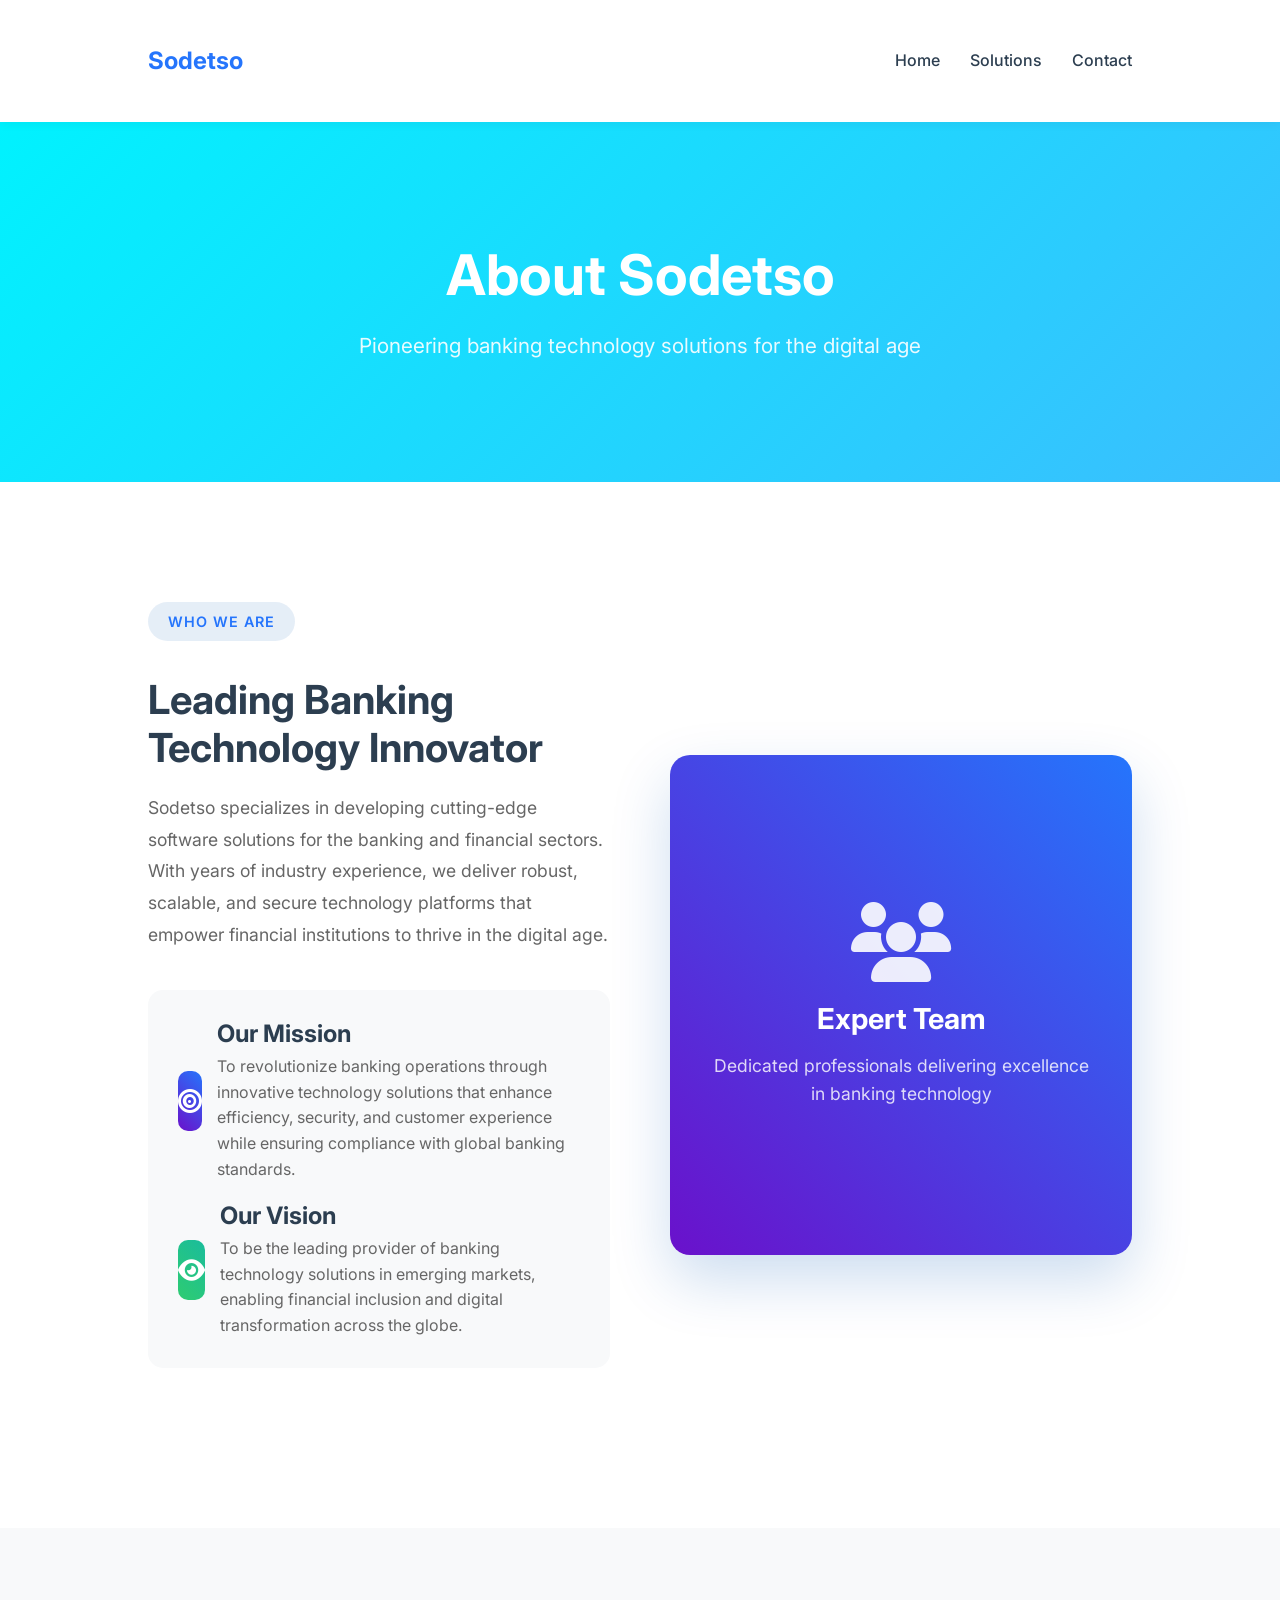
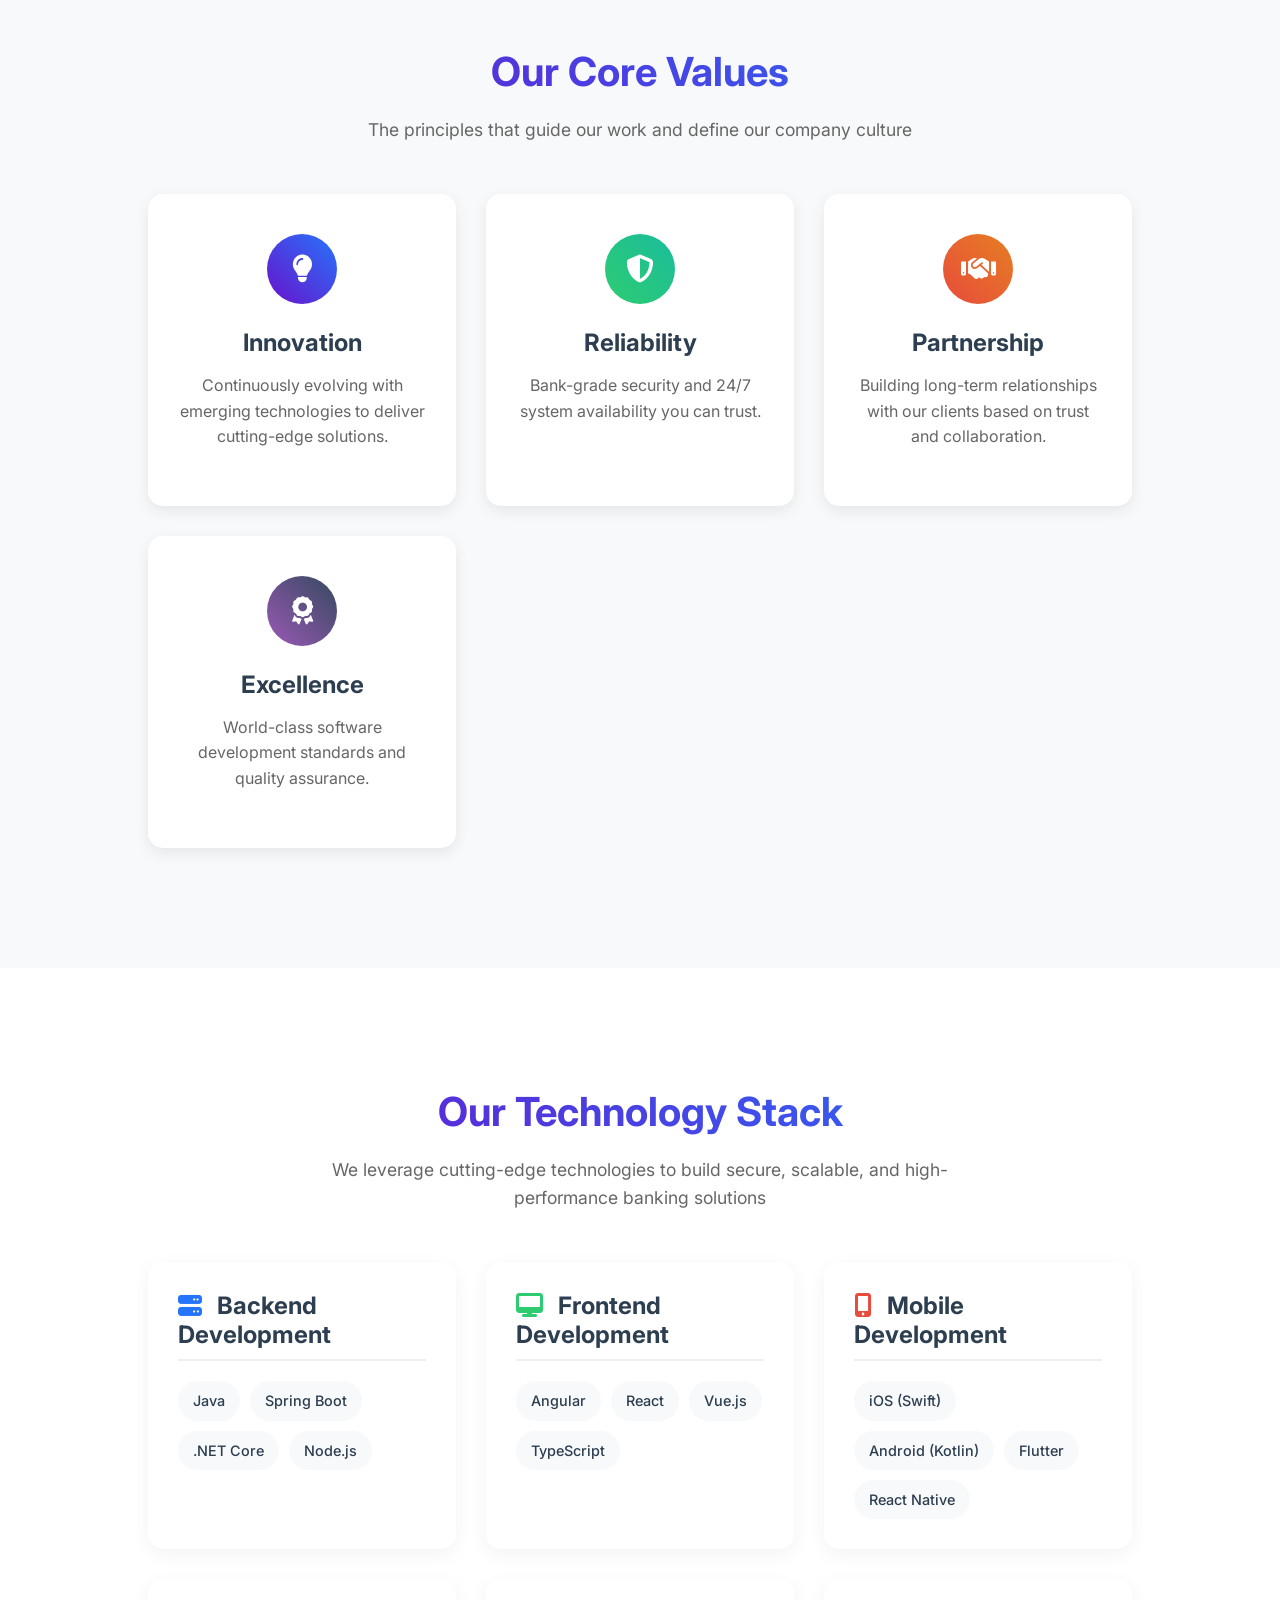
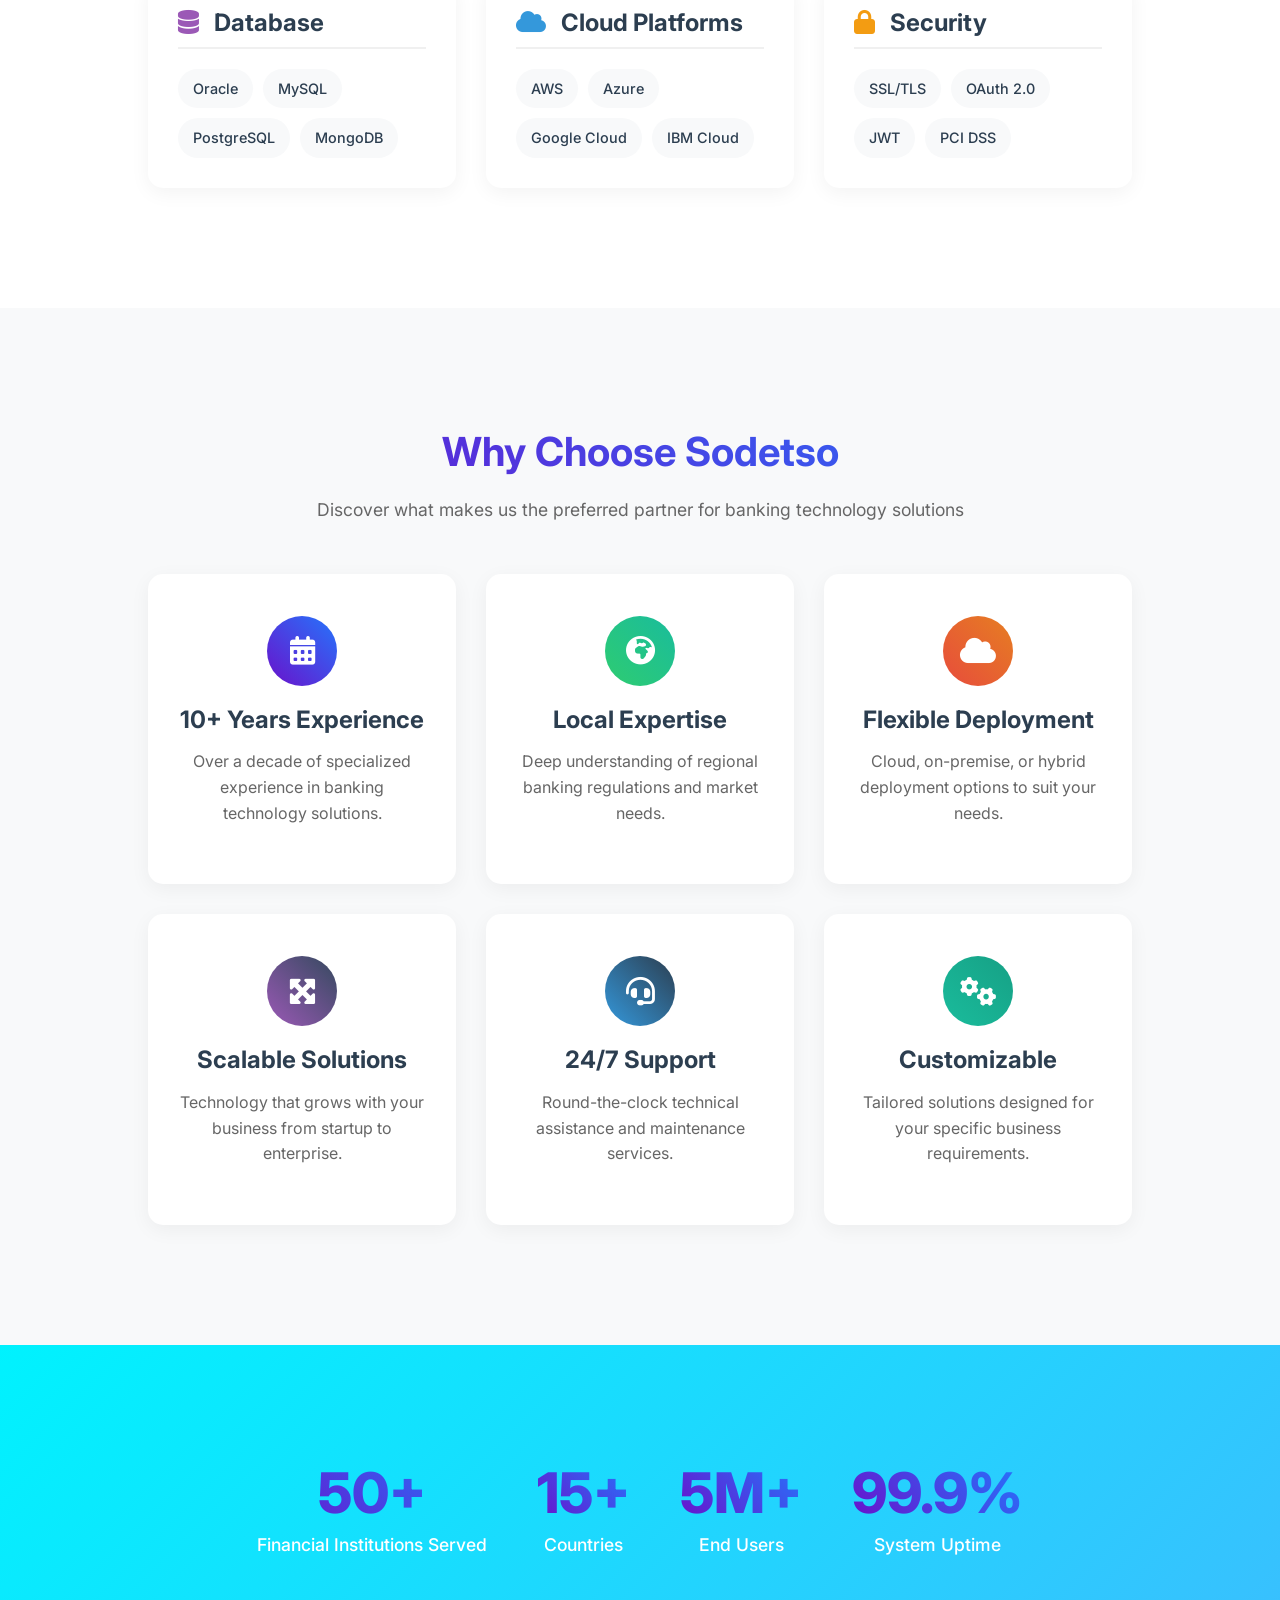
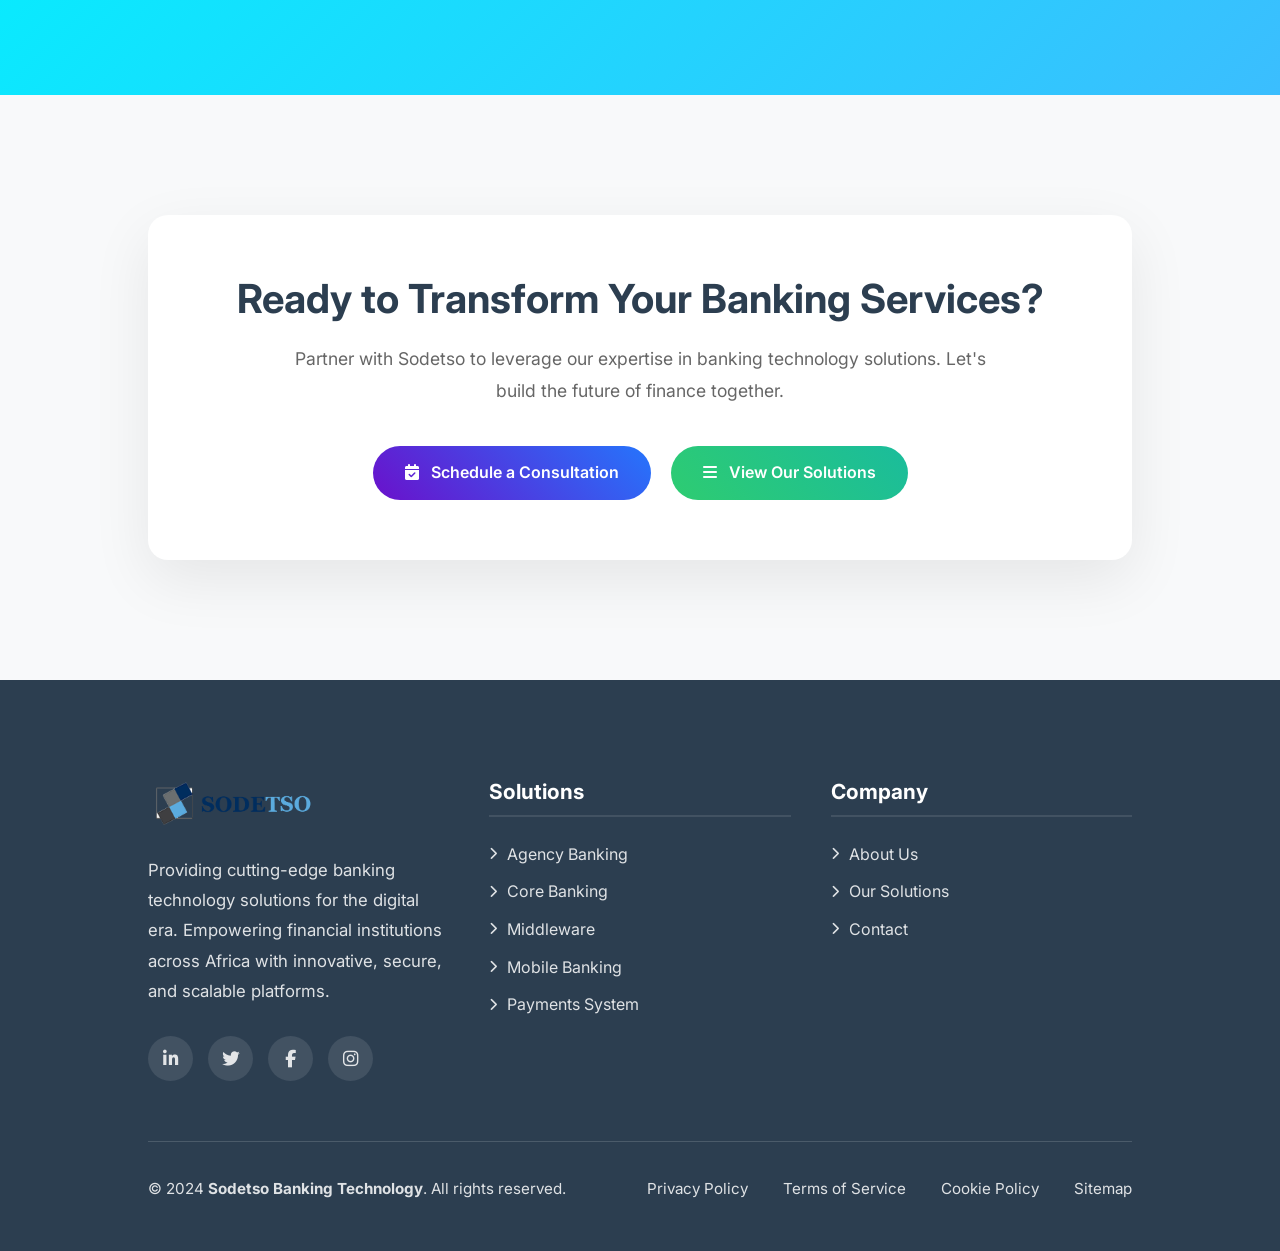
<file: about.html>
<!DOCTYPE html>
<html lang="en">
<head>
    <meta charset="UTF-8">
    <meta name="viewport" content="width=device-width, initial-scale=1.0">
    <title>About Us | Sodetso - Banking Technology Solutions</title>
    <link rel="stylesheet" href="/cssfiles/style.css">
    <link rel="stylesheet" href="/cssfiles/responsive.css">
    <link rel="stylesheet" href="https://cdnjs.cloudflare.com/ajax/libs/font-awesome/6.4.0/css/all.min.css">
    <link href="https://fonts.googleapis.com/css2?family=Inter:wght@300;400;500;600;700&family=Poppins:wght@400;500;600;700&display=swap" rel="stylesheet">
    
    <!-- Modern Enhancements -->
    <style>
        /* Additional Modern Styles for About Page */
        :root {
            --primary-gradient: linear-gradient(45deg, #6a11cb, #2575fc);
            --secondary-gradient: linear-gradient(45deg, #2ecc71, #1abc9c);
            --accent-gradient: linear-gradient(45deg, #e74c3c, #e67e22);
            --purple-gradient: linear-gradient(45deg, #9b59b6, #34495e);
            --dark-bg: #2c3e50;
            --light-bg: #f8f9fa;
        }
        
        .animated-gradient {
            background: linear-gradient(-45deg, #6a11cb, #2575fc, #4facfe, #00f2fe);
            background-size: 400% 400%;
            animation: gradientBG 15s ease infinite;
        }
        
        @keyframes gradientBG {
            0% { background-position: 0% 50%; }
            50% { background-position: 100% 50%; }
            100% { background-position: 0% 50%; }
        }
        
        .tech-stack, .differentiators, .stats-section {
            padding: 100px 0;
        }
        
        .tech-grid {
            display: grid;
            grid-template-columns: repeat(auto-fit, minmax(300px, 1fr));
            gap: 30px;
            margin-top: 50px;
        }
        
        .tech-category {
            background: white;
            padding: 30px;
            border-radius: 15px;
            box-shadow: 0 5px 20px rgba(0,0,0,0.05);
            transition: transform 0.3s ease;
        }
        
        .tech-category:hover {
            transform: translateY(-5px);
        }
        
        .tech-category h3 {
            color: #2c3e50;
            margin-bottom: 20px;
            padding-bottom: 10px;
            border-bottom: 2px solid #f0f0f0;
        }
        
        .tech-items {
            display: flex;
            flex-wrap: wrap;
            gap: 10px;
        }
        
        .tech-tag {
            background: var(--light-bg);
            padding: 8px 15px;
            border-radius: 20px;
            font-size: 0.9rem;
            color: #2c3e50;
            font-weight: 500;
            transition: all 0.3s ease;
        }
        
        .tech-tag:hover {
            background: var(--primary-gradient);
            color: white;
            transform: translateY(-2px);
        }
        
        .diff-grid {
            display: grid;
            grid-template-columns: repeat(auto-fit, minmax(280px, 1fr));
            gap: 30px;
            margin-top: 50px;
        }
        
        .diff-item {
            background: white;
            padding: 40px 30px;
            border-radius: 15px;
            text-align: center;
            box-shadow: 0 5px 20px rgba(0,0,0,0.05);
            transition: all 0.3s ease;
            border: 2px solid transparent;
        }
        
        .diff-item:hover {
            transform: translateY(-10px);
            box-shadow: 0 20px 40px rgba(0,0,0,0.1);
            border-color: #2575fc;
        }
        
        .diff-icon {
            width: 70px;
            height: 70px;
            background: var(--primary-gradient);
            border-radius: 50%;
            display: flex;
            align-items: center;
            justify-content: center;
            margin: 0 auto 20px;
            color: white;
            font-size: 1.8rem;
        }
        
        .diff-item h3 {
            color: #2c3e50;
            margin-bottom: 15px;
        }
        
        .diff-item p {
            color: #666;
            line-height: 1.6;
        }
        
        .modern-stats {
            display: flex;
            justify-content: center;
            gap: 50px;
            flex-wrap: wrap;
        }
        
        .modern-stat {
            text-align: center;
        }
        
        .modern-stat h3 {
            font-size: 3.5rem;
            font-weight: 800;
            background: var(--primary-gradient);
            -webkit-background-clip: text;
            -webkit-text-fill-color: transparent;
            margin-bottom: 10px;
            line-height: 1;
        }
        
        .modern-stat p {
            color: #666;
            font-weight: 500;
            font-size: 1.1rem;
        }
        
        .modern-section {
            padding: 100px 0;
        }
        
        .section-title-modern {
            font-size: 2.5rem;
            font-weight: 700;
            margin-bottom: 20px;
            background: var(--primary-gradient);
            -webkit-background-clip: text;
            -webkit-text-fill-color: transparent;
            background-clip: text;
            text-align: center;
        }
        
        .modern-about-grid {
            display: grid;
            grid-template-columns: 1fr 1fr;
            gap: 60px;
            align-items: center;
        }
        
        @media (max-width: 992px) {
            .modern-about-grid {
                grid-template-columns: 1fr;
            }
        }
    </style>
</head>
<body>
    <!-- Modern Navigation -->
    <div id="navbar-container"></div>
    
    <!-- Modern Page Header -->
    <section class="page-header animated-gradient">
        <div class="container">
            <div style="text-align: center; padding: 100px 0;">
                <h1 style="color: white; font-size: 3.5rem; margin-bottom: 20px;">About Sodetso</h1>
                <p style="color: rgba(255,255,255,0.9); font-size: 1.3rem; max-width: 700px; margin: 0 auto;">
                    Pioneering banking technology solutions for the digital age
                </p>
            </div>
        </div>
    </section>
    
    <!-- Modern About Content -->
    <section class="modern-section">
        <div class="container">
            <div class="modern-about-grid">
                <div class="about-text">
                    <span class="section-label" style="color: #2575fc; font-weight: 600; text-transform: uppercase; letter-spacing: 1px;">WHO WE ARE</span>
                    <h2 style="font-size: 2.5rem; margin: 15px 0 20px; color: #2c3e50;">Leading Banking Technology Innovator</h2>
                    <p style="font-size: 1.1rem; line-height: 1.8; color: #666; margin-bottom: 30px;">
                        Sodetso specializes in developing cutting-edge software solutions for the banking and financial sectors. With years of industry experience, we deliver robust, scalable, and secure technology platforms that empower financial institutions to thrive in the digital age.
                    </p>
                    
                    <div style="background: var(--light-bg); padding: 30px; border-radius: 15px; margin: 40px 0;">
                        <div style="display: flex; align-items: center; gap: 15px; margin-bottom: 20px;">
                            <div style="width: 60px; height: 60px; background: var(--primary-gradient); border-radius: 10px; display: flex; align-items: center; justify-content: center;">
                                <i class="fas fa-bullseye" style="color: white; font-size: 1.5rem;"></i>
                            </div>
                            <div>
                                <h3 style="color: #2c3e50; margin-bottom: 5px;">Our Mission</h3>
                                <p style="color: #666; margin: 0;">To revolutionize banking operations through innovative technology solutions that enhance efficiency, security, and customer experience while ensuring compliance with global banking standards.</p>
                            </div>
                        </div>
                        
                        <div style="display: flex; align-items: center; gap: 15px;">
                            <div style="width: 60px; height: 60px; background: var(--secondary-gradient); border-radius: 10px; display: flex; align-items: center; justify-content: center;">
                                <i class="fas fa-eye" style="color: white; font-size: 1.5rem;"></i>
                            </div>
                            <div>
                                <h3 style="color: #2c3e50; margin-bottom: 5px;">Our Vision</h3>
                                <p style="color: #666; margin: 0;">To be the leading provider of banking technology solutions in emerging markets, enabling financial inclusion and digital transformation across the globe.</p>
                            </div>
                        </div>
                    </div>
                </div>
                
                <div class="about-image">
                    <div style="background: var(--primary-gradient); padding: 40px; border-radius: 20px; height: 500px; display: flex; align-items: center; justify-content: center;">
                        <div style="text-align: center; color: white;">
                            <i class="fas fa-users" style="font-size: 80px; margin-bottom: 20px;"></i>
                            <h3 style="font-size: 1.8rem; margin-bottom: 15px;">Expert Team</h3>
                            <p style="opacity: 0.9;">Dedicated professionals delivering excellence in banking technology</p>
                        </div>
                    </div>
                </div>
            </div>
        </div>
    </section>
    
    <!-- Modern Core Values -->
    <section class="modern-section" style="background: var(--light-bg);">
        <div class="container">
            <h2 class="section-title-modern">Our Core Values</h2>
            <p style="text-align: center; color: #666; max-width: 700px; margin: 0 auto 50px; font-size: 1.1rem;">
                The principles that guide our work and define our company culture
            </p>
            
            <div class="values-grid" style="display: grid; grid-template-columns: repeat(auto-fit, minmax(250px, 1fr)); gap: 30px;">
                <div class="modern-card">
                    <div style="padding: 40px 30px; text-align: center;">
                        <div style="width: 70px; height: 70px; background: var(--primary-gradient); border-radius: 50%; display: flex; align-items: center; justify-content: center; margin: 0 auto 25px;">
                            <i class="fas fa-lightbulb" style="color: white; font-size: 28px;"></i>
                        </div>
                        <h3 style="color: #2c3e50; margin-bottom: 15px;">Innovation</h3>
                        <p style="color: #666; line-height: 1.6;">Continuously evolving with emerging technologies to deliver cutting-edge solutions.</p>
                    </div>
                </div>
                
                <div class="modern-card">
                    <div style="padding: 40px 30px; text-align: center;">
                        <div style="width: 70px; height: 70px; background: var(--secondary-gradient); border-radius: 50%; display: flex; align-items: center; justify-content: center; margin: 0 auto 25px;">
                            <i class="fas fa-shield-alt" style="color: white; font-size: 28px;"></i>
                        </div>
                        <h3 style="color: #2c3e50; margin-bottom: 15px;">Reliability</h3>
                        <p style="color: #666; line-height: 1.6;">Bank-grade security and 24/7 system availability you can trust.</p>
                    </div>
                </div>
                
                <div class="modern-card">
                    <div style="padding: 40px 30px; text-align: center;">
                        <div style="width: 70px; height: 70px; background: var(--accent-gradient); border-radius: 50%; display: flex; align-items: center; justify-content: center; margin: 0 auto 25px;">
                            <i class="fas fa-handshake" style="color: white; font-size: 28px;"></i>
                        </div>
                        <h3 style="color: #2c3e50; margin-bottom: 15px;">Partnership</h3>
                        <p style="color: #666; line-height: 1.6;">Building long-term relationships with our clients based on trust and collaboration.</p>
                    </div>
                </div>
                
                <div class="modern-card">
                    <div style="padding: 40px 30px; text-align: center;">
                        <div style="width: 70px; height: 70px; background: var(--purple-gradient); border-radius: 50%; display: flex; align-items: center; justify-content: center; margin: 0 auto 25px;">
                            <i class="fas fa-award" style="color: white; font-size: 28px;"></i>
                        </div>
                        <h3 style="color: #2c3e50; margin-bottom: 15px;">Excellence</h3>
                        <p style="color: #666; line-height: 1.6;">World-class software development standards and quality assurance.</p>
                    </div>
                </div>
            </div>
        </div>
    </section>
    
    <!-- Modern Technology Stack -->
    <section class="tech-stack modern-section">
        <div class="container">
            <h2 class="section-title-modern">Our Technology Stack</h2>
            <p style="text-align: center; color: #666; max-width: 700px; margin: 0 auto 50px; font-size: 1.1rem;">
                We leverage cutting-edge technologies to build secure, scalable, and high-performance banking solutions
            </p>
            
            <div class="tech-grid">
                <div class="tech-category">
                    <h3><i class="fas fa-server" style="margin-right: 10px; color: #2575fc;"></i> Backend Development</h3>
                    <div class="tech-items">
                        <span class="tech-tag">Java</span>
                        <span class="tech-tag">Spring Boot</span>
                        <span class="tech-tag">.NET Core</span>
                        <span class="tech-tag">Node.js</span>
                    </div>
                </div>
                
                <div class="tech-category">
                    <h3><i class="fas fa-desktop" style="margin-right: 10px; color: #2ecc71;"></i> Frontend Development</h3>
                    <div class="tech-items">
                        <span class="tech-tag">Angular</span>
                        <span class="tech-tag">React</span>
                        <span class="tech-tag">Vue.js</span>
                        <span class="tech-tag">TypeScript</span>
                    </div>
                </div>
                
                <div class="tech-category">
                    <h3><i class="fas fa-mobile-alt" style="margin-right: 10px; color: #e74c3c;"></i> Mobile Development</h3>
                    <div class="tech-items">
                        <span class="tech-tag">iOS (Swift)</span>
                        <span class="tech-tag">Android (Kotlin)</span>
                        <span class="tech-tag">Flutter</span>
                        <span class="tech-tag">React Native</span>
                    </div>
                </div>
                
                <div class="tech-category">
                    <h3><i class="fas fa-database" style="margin-right: 10px; color: #9b59b6;"></i> Database</h3>
                    <div class="tech-items">
                        <span class="tech-tag">Oracle</span>
                        <span class="tech-tag">MySQL</span>
                        <span class="tech-tag">PostgreSQL</span>
                        <span class="tech-tag">MongoDB</span>
                    </div>
                </div>
                
                <div class="tech-category">
                    <h3><i class="fas fa-cloud" style="margin-right: 10px; color: #3498db;"></i> Cloud Platforms</h3>
                    <div class="tech-items">
                        <span class="tech-tag">AWS</span>
                        <span class="tech-tag">Azure</span>
                        <span class="tech-tag">Google Cloud</span>
                        <span class="tech-tag">IBM Cloud</span>
                    </div>
                </div>
                
                <div class="tech-category">
                    <h3><i class="fas fa-lock" style="margin-right: 10px; color: #f39c12;"></i> Security</h3>
                    <div class="tech-items">
                        <span class="tech-tag">SSL/TLS</span>
                        <span class="tech-tag">OAuth 2.0</span>
                        <span class="tech-tag">JWT</span>
                        <span class="tech-tag">PCI DSS</span>
                    </div>
                </div>
            </div>
        </div>
    </section>
    
    <!-- Modern Differentiators -->
    <section class="differentiators modern-section" style="background: var(--light-bg);">
        <div class="container">
            <h2 class="section-title-modern">Why Choose Sodetso</h2>
            <p style="text-align: center; color: #666; max-width: 700px; margin: 0 auto 50px; font-size: 1.1rem;">
                Discover what makes us the preferred partner for banking technology solutions
            </p>
            
            <div class="diff-grid">
                <div class="diff-item">
                    <div class="diff-icon">
                        <i class="fas fa-calendar-alt"></i>
                    </div>
                    <h3>10+ Years Experience</h3>
                    <p>Over a decade of specialized experience in banking technology solutions.</p>
                </div>
                
                <div class="diff-item">
                    <div class="diff-icon" style="background: var(--secondary-gradient);">
                        <i class="fas fa-globe-africa"></i>
                    </div>
                    <h3>Local Expertise</h3>
                    <p>Deep understanding of regional banking regulations and market needs.</p>
                </div>
                
                <div class="diff-item">
                    <div class="diff-icon" style="background: var(--accent-gradient);">
                        <i class="fas fa-cloud"></i>
                    </div>
                    <h3>Flexible Deployment</h3>
                    <p>Cloud, on-premise, or hybrid deployment options to suit your needs.</p>
                </div>
                
                <div class="diff-item">
                    <div class="diff-icon" style="background: var(--purple-gradient);">
                        <i class="fas fa-expand-arrows-alt"></i>
                    </div>
                    <h3>Scalable Solutions</h3>
                    <p>Technology that grows with your business from startup to enterprise.</p>
                </div>
                
                <div class="diff-item">
                    <div class="diff-icon" style="background: linear-gradient(45deg, #3498db, #2c3e50);">
                        <i class="fas fa-headset"></i>
                    </div>
                    <h3>24/7 Support</h3>
                    <p>Round-the-clock technical assistance and maintenance services.</p>
                </div>
                
                <div class="diff-item">
                    <div class="diff-icon" style="background: linear-gradient(45deg, #1abc9c, #16a085);">
                        <i class="fas fa-cogs"></i>
                    </div>
                    <h3>Customizable</h3>
                    <p>Tailored solutions designed for your specific business requirements.</p>
                </div>
            </div>
        </div>
    </section>
    
    <!-- Modern Stats -->
    <section class="stats-section modern-section animated-gradient">
        <div class="container">
            <div class="modern-stats">
                <div class="modern-stat">
                    <h3>50+</h3>
                    <p style="color: white;">Financial Institutions Served</p>
                </div>
                <div class="modern-stat">
                    <h3>15+</h3>
                    <p style="color: white;">Countries</p>
                </div>
                <div class="modern-stat">
                    <h3>5M+</h3>
                    <p style="color: white;">End Users</p>
                </div>
                <div class="modern-stat">
                    <h3>99.9%</h3>
                    <p style="color: white;">System Uptime</p>
                </div>
            </div>
        </div>
    </section>
    
    <!-- Modern CTA -->
    <section class="modern-section" style="background: var(--light-bg);">
        <div class="container">
            <div style="background: white; padding: 60px; border-radius: 20px; text-align: center; box-shadow: 0 20px 60px rgba(0,0,0,0.08);">
                <h2 style="font-size: 2.5rem; color: #2c3e50; margin-bottom: 20px;">Ready to Transform Your Banking Services?</h2>
                <p style="color: #666; max-width: 700px; margin: 0 auto 40px; font-size: 1.1rem; line-height: 1.8;">
                    Partner with Sodetso to leverage our expertise in banking technology solutions. Let's build the future of finance together.
                </p>
                <div style="display: flex; gap: 20px; justify-content: center; flex-wrap: wrap;">
                    <a href="contact.html" class="btn-gradient">
                        <i class="fas fa-calendar-check"></i> <span>Schedule a Consultation</span>
                    </a>
                    <a href="solutions.html" class="btn-gradient" style="background: var(--secondary-gradient);">
                        <i class="fas fa-bars"></i> <span>View Our Solutions</span>
                    </a>
                </div>
            </div>
        </div>
    </section>
    
    <!-- Modern Footer -->
    <!-- footer.html -->
<footer class="footer" style="background: #2c3e50; color: white; padding: 80px 0 30px;">
    <div class="container">
        <div class="footer-grid" style="display: grid; grid-template-columns: repeat(auto-fit, minmax(250px, 1fr)); gap: 40px; margin-bottom: 60px;">
            <div class="footer-col">
                <div class="footer-logo" style="display: flex; align-items: center; margin-bottom: 25px;">
                    <img src="/images/sodetso (1).png" alt="Sodetso Logo" style="height: 50px; margin-right: 15px;">
                    <span style="font-size: 1.8rem; font-weight: 800; color: white;"></span>
                </div>
                <p style="color: rgba(255,255,255,0.85); line-height: 1.8; margin-bottom: 30px; font-size: 1.05rem;">
                    Providing cutting-edge banking technology solutions for the digital era. Empowering financial institutions across Africa with innovative, secure, and scalable platforms.
                </p>
                <div class="social-links" style="display: flex; gap: 15px;">
                    <a href="#" style="display: flex; align-items: center; justify-content: center; width: 45px; height: 45px; background: rgba(255,255,255,0.1); border-radius: 50%; color: white; text-decoration: none; transition: all 0.3s; font-size: 1.1rem;">
                        <i class="fab fa-linkedin-in"></i>
                    </a>
                    <a href="#" style="display: flex; align-items: center; justify-content: center; width: 45px; height: 45px; background: rgba(255,255,255,0.1); border-radius: 50%; color: white; text-decoration: none; transition: all 0.3s; font-size: 1.1rem;">
                        <i class="fab fa-twitter"></i>
                    </a>
                    <a href="#" style="display: flex; align-items: center; justify-content: center; width: 45px; height: 45px; background: rgba(255,255,255,0.1); border-radius: 50%; color: white; text-decoration: none; transition: all 0.3s; font-size: 1.1rem;">
                        <i class="fab fa-facebook-f"></i>
                    </a>
                    <a href="#" style="display: flex; align-items: center; justify-content: center; width: 45px; height: 45px; background: rgba(255,255,255,0.1); border-radius: 50%; color: white; text-decoration: none; transition: all 0.3s; font-size: 1.1rem;">
                        <i class="fab fa-instagram"></i>
                    </a>
                </div>
            </div>
            
            <div class="footer-col">
                <h3 style="color: white; margin-bottom: 25px; font-size: 1.3rem; font-weight: 700; padding-bottom: 10px; border-bottom: 2px solid rgba(255,255,255,0.1);">Solutions</h3>
                <ul style="list-style: none; padding: 0;">
                    <li style="margin-bottom: 12px;">
                        <a href="agency-banking.html" style="color: rgba(255,255,255,0.85); text-decoration: none; transition: all 0.3s; display: flex; align-items: center; gap: 10px;">
                            <i class="fas fa-chevron-right" style="font-size: 0.8rem; opacity: 0.7;"></i>
                            <span>Agency Banking</span>
                        </a>
                    </li>
                    <li style="margin-bottom: 12px;">
                        <a href="core-banking.html" style="color: rgba(255,255,255,0.85); text-decoration: none; transition: all 0.3s; display: flex; align-items: center; gap: 10px;">
                            <i class="fas fa-chevron-right" style="font-size: 0.8rem; opacity: 0.7;"></i>
                            <span>Core Banking</span>
                        </a>
                    </li>
                    <li style="margin-bottom: 12px;">
                        <a href="middleware.html" style="color: rgba(255,255,255,0.85); text-decoration: none; transition: all 0.3s; display: flex; align-items: center; gap: 10px;">
                            <i class="fas fa-chevron-right" style="font-size: 0.8rem; opacity: 0.7;"></i>
                            <span>Middleware</span>
                        </a>
                    </li>
                    <li style="margin-bottom: 12px;">
                        <a href="mobile-banking.html" style="color: rgba(255,255,255,0.85); text-decoration: none; transition: all 0.3s; display: flex; align-items: center; gap: 10px;">
                            <i class="fas fa-chevron-right" style="font-size: 0.8rem; opacity: 0.7;"></i>
                            <span>Mobile Banking</span>
                        </a>
                    </li>
                    <li style="margin-bottom: 12px;">
                        <a href="payments.html" style="color: rgba(255,255,255,0.85); text-decoration: none; transition: all 0.3s; display: flex; align-items: center; gap: 10px;">
                            <i class="fas fa-chevron-right" style="font-size: 0.8rem; opacity: 0.7;"></i>
                            <span>Payments System</span>
                        </a>
                    </li>
                </ul>
            </div>
            
            <div class="footer-col">
                <h3 style="color: white; margin-bottom: 25px; font-size: 1.3rem; font-weight: 700; padding-bottom: 10px; border-bottom: 2px solid rgba(255,255,255,0.1);">Company</h3>
                <ul style="list-style: none; padding: 0;">
                    <li style="margin-bottom: 12px;">
                        <a href="about.html" style="color: rgba(255,255,255,0.85); text-decoration: none; transition: all 0.3s; display: flex; align-items: center; gap: 10px;">
                            <i class="fas fa-chevron-right" style="font-size: 0.8rem; opacity: 0.7;"></i>
                            <span>About Us</span>
                        </a>
                    </li>
                    <li style="margin-bottom: 12px;">
                        <a href="solutions.html" style="color: rgba(255,255,255,0.85); text-decoration: none; transition: all 0.3s; display: flex; align-items: center; gap: 10px;">
                            <i class="fas fa-chevron-right" style="font-size: 0.8rem; opacity: 0.7;"></i>
                            <span>Our Solutions</span>
                        </a>
                    </li>
                    <li style="margin-bottom: 12px;">
                        <a href="contact.html" style="color: rgba(255,255,255,0.85); text-decoration: none; transition: all 0.3s; display: flex; align-items: center; gap: 10px;">
                            <i class="fas fa-chevron-right" style="font-size: 0.8rem; opacity: 0.7;"></i>
                            <span>Contact</span>
                        </a>
                   
                </ul>
            </div>
        </div>
        <div class="footer-bottom" style="padding-top: 35px; border-top: 1px solid rgba(255,255,255,0.15); display: flex; justify-content: space-between; align-items: center; flex-wrap: wrap; gap: 25px;">
            <p style="color: rgba(255,255,255,0.75); margin: 0; font-size: 0.95rem;">
                &copy; 2024 <strong style="color: white;">Sodetso Banking Technology</strong>. All rights reserved.
            </p>
            <div class="footer-links" style="display: flex; gap: 35px;">
                <a href="#" style="color: rgba(255,255,255,0.75); text-decoration: none; transition: color 0.3s; font-size: 0.95rem;">Privacy Policy</a>
                <a href="#" style="color: rgba(255,255,255,0.75); text-decoration: none; transition: color 0.3s; font-size: 0.95rem;">Terms of Service</a>
                <a href="#" style="color: rgba(255,255,255,0.75); text-decoration: none; transition: color 0.3s; font-size: 0.95rem;">Cookie Policy</a>
                <a href="sitemap.html" style="color: rgba(255,255,255,0.75); text-decoration: none; transition: color 0.3s; font-size: 0.95rem;">Sitemap</a>
            </div>
        </div>
        
        <!-- Back to Top Button -->
        <button id="backToTop" style="position: fixed; bottom: 30px; right: 30px; width: 50px; height: 50px; background: linear-gradient(45deg, #6a11cb, #2575fc); border: none; border-radius: 50%; color: white; font-size: 1.2rem; cursor: pointer; z-index: 1000; box-shadow: 0 5px 20px rgba(0,0,0,0.2); display: none; transition: all 0.3s ease;"
                onmouseover="this.style.transform='translateY(-5px)'; this.style.boxShadow='0 10px 25px rgba(0,0,0,0.3)';"
                onmouseout="this.style.transform='translateY(0)'; this.style.boxShadow='0 5px 20px rgba(0,0,0,0.2)';">
            <i class="fas fa-arrow-up"></i>
        </button>
    </div>
</footer>

<script>
    // Back to Top functionality
    document.addEventListener('DOMContentLoaded', function() {
        const backToTopButton = document.getElementById('backToTop');
        
        // Show/hide button based on scroll position
        window.addEventListener('scroll', function() {
            if (window.pageYOffset > 300) {
                backToTopButton.style.display = 'flex';
                backToTopButton.style.alignItems = 'center';
                backToTopButton.style.justifyContent = 'center';
            } else {
                backToTopButton.style.display = 'none';
            }
        });
        
        // Scroll to top when clicked
        backToTopButton.addEventListener('click', function() {
            window.scrollTo({
                top: 0,
                behavior: 'smooth'
            });
        });
        
        // Add hover animations to footer links
        const footerLinks = document.querySelectorAll('.footer a');
        footerLinks.forEach(link => {
            link.addEventListener('mouseenter', function() {
                this.style.color = 'white';
                this.style.paddingLeft = '5px';
                
                // Animate chevron for links that have it
                const chevron = this.querySelector('.fa-chevron-right');
                if (chevron) {
                    chevron.style.transform = 'translateX(3px)';
                    chevron.style.opacity = '1';
                }
            });
            
            link.addEventListener('mouseleave', function() {
                this.style.color = 'rgba(255,255,255,0.85)';
                this.style.paddingLeft = '0';
                
                // Reset chevron
                const chevron = this.querySelector('.fa-chevron-right');
                if (chevron) {
                    chevron.style.transform = 'translateX(0)';
                    chevron.style.opacity = '0.7';
                }
            });
        });
        
        // Add hover animations to social icons
        const socialIcons = document.querySelectorAll('.social-links a');
        socialIcons.forEach(icon => {
            icon.addEventListener('mouseenter', function() {
                this.style.background = 'linear-gradient(45deg, #6a11cb, #2575fc)';
                this.style.transform = 'translateY(-5px) scale(1.1)';
                this.style.boxShadow = '0 10px 20px rgba(0,0,0,0.2)';
            });
            
            icon.addEventListener('mouseleave', function() {
                this.style.background = 'rgba(255,255,255,0.1)';
                this.style.transform = 'translateY(0) scale(1)';
                this.style.boxShadow = 'none';
            });
        });
        
        // Add animation to footer bottom links
        const footerBottomLinks = document.querySelectorAll('.footer-links a');
        footerBottomLinks.forEach(link => {
            link.addEventListener('mouseenter', function() {
                this.style.color = 'white';
            });
            
            link.addEventListener('mouseleave', function() {
                this.style.color = 'rgba(255,255,255,0.75)';
            });
        });
        
        // Add subtle fade-in animation for footer
        const footer = document.querySelector('.footer');
        footer.style.opacity = '0';
        footer.style.transform = 'translateY(20px)';
        footer.style.transition = 'all 0.6s ease';
        
        setTimeout(() => {
            footer.style.opacity = '1';
            footer.style.transform = 'translateY(0)';
        }, 300);
    });
    
    // Add CSS for smooth transitions
    const style = document.createElement('style');
    style.textContent = `
        .footer a, .footer-links a, .social-links a {
            transition: all 0.3s ease !important;
        }
        
        .footer li a .fa-chevron-right {
            transition: all 0.3s ease !important;
        }
        
        #backToTop {
            transition: all 0.3s ease !important;
        }
    `;
    document.head.appendChild(style);
</script>
    
    <script src="/cssfiles/Js/component.js"></script>
    <script src="/cssfiles/Js/main.js"></script>
    
    <!-- Additional JavaScript for animations -->
    <script>
        document.addEventListener('DOMContentLoaded', function() {
            // Animate tech tags on hover
            document.querySelectorAll('.tech-tag').forEach(tag => {
                tag.addEventListener('mouseenter', function() {
                    this.style.transform = 'translateY(-2px)';
                });
                
                tag.addEventListener('mouseleave', function() {
                    this.style.transform = 'translateY(0)';
                });
            });
            
            // Animate diff items
            document.querySelectorAll('.diff-item').forEach(item => {
                item.addEventListener('mouseenter', function() {
                    this.style.transform = 'translateY(-10px)';
                });
                
                item.addEventListener('mouseleave', function() {
                    this.style.transform = 'translateY(0)';
                });
            });
            
            // Animate modern cards
            document.querySelectorAll('.modern-card').forEach(card => {
                card.addEventListener('mouseenter', function() {
                    this.style.transform = 'translateY(-10px)';
                });
                
                card.addEventListener('mouseleave', function() {
                    this.style.transform = 'translateY(0)';
                });
            });
            
            // Add scroll animation for tech categories
            const observerOptions = {
                threshold: 0.2,
                rootMargin: '0px 0px -50px 0px'
            };
            
            const observer = new IntersectionObserver((entries) => {
                entries.forEach(entry => {
                    if (entry.isIntersecting) {
                        entry.target.style.opacity = '1';
                        entry.target.style.transform = 'translateY(0)';
                    }
                });
            }, observerOptions);
            
            // Observe tech categories for scroll animation
            document.querySelectorAll('.tech-category').forEach(category => {
                category.style.opacity = '0';
                category.style.transform = 'translateY(20px)';
                category.style.transition = 'all 0.5s ease';
                observer.observe(category);
            });
        });
    </script>
</body>
</html>
</file>
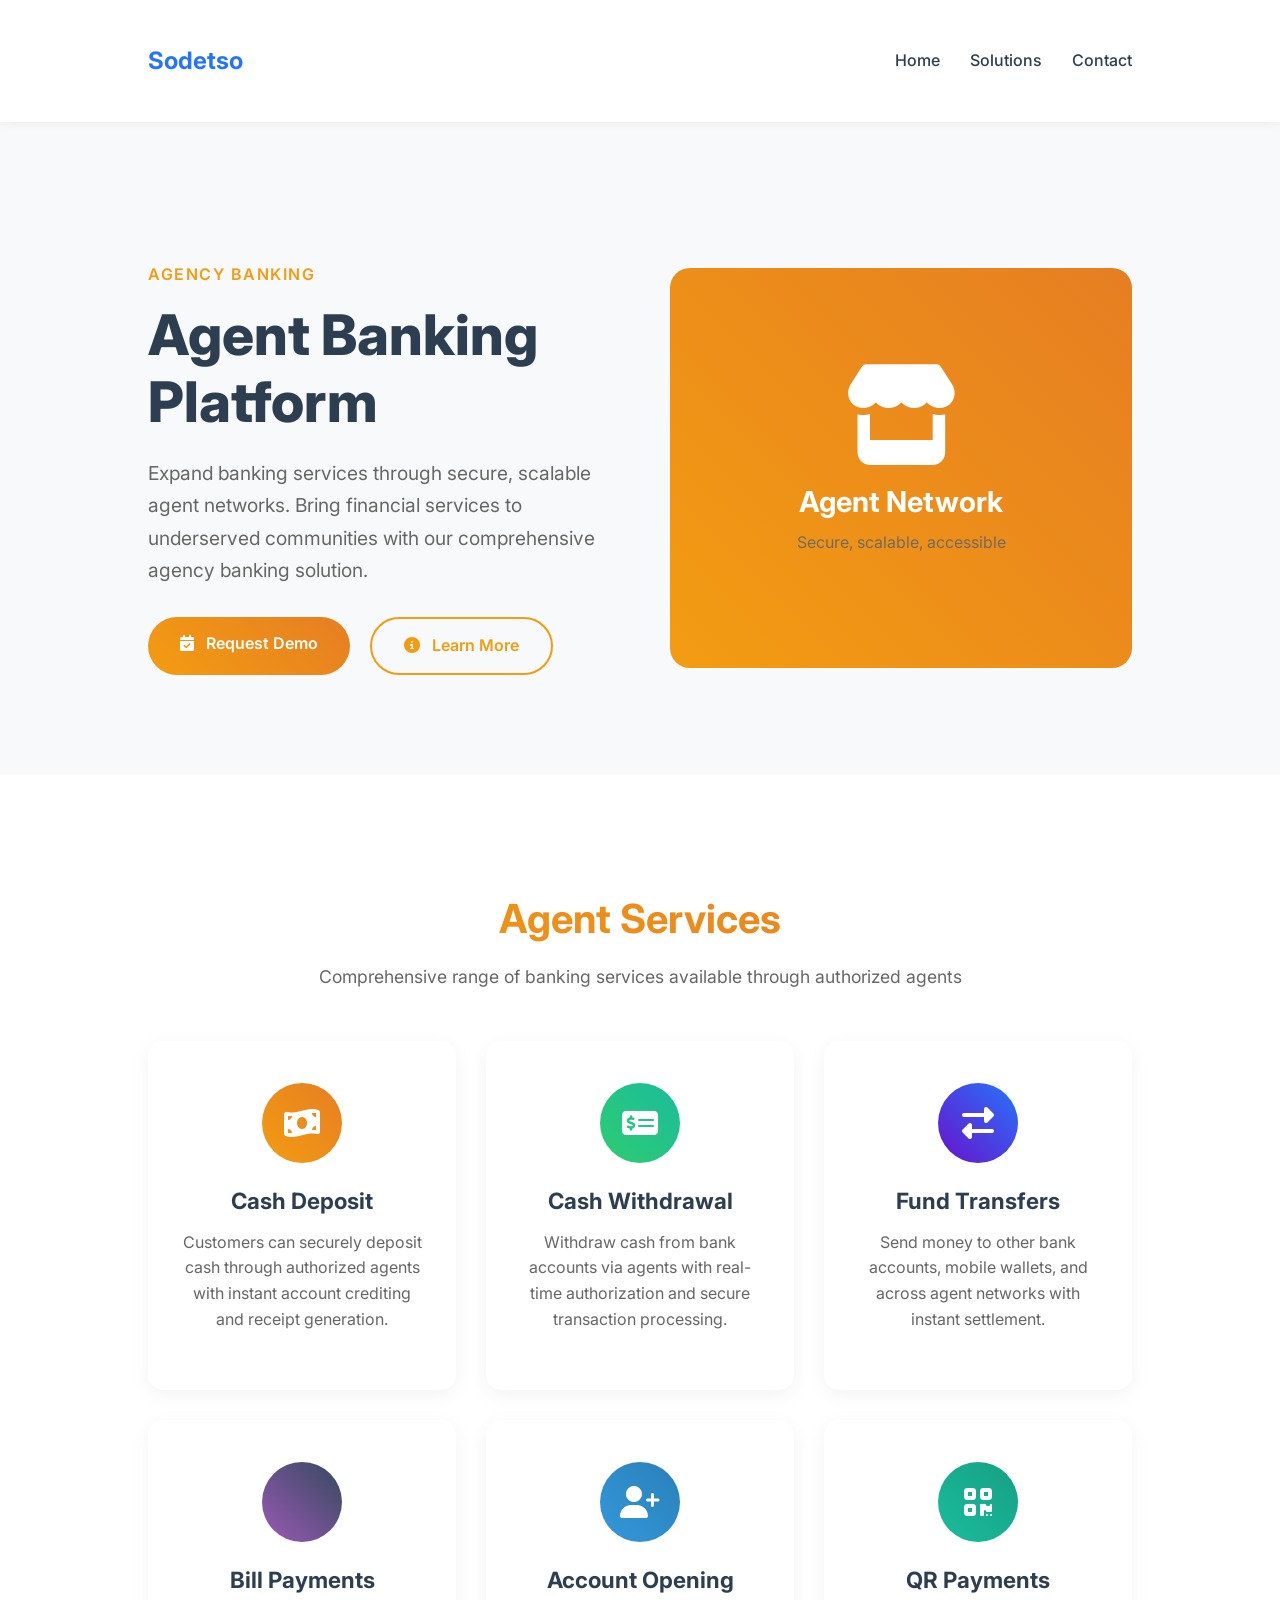
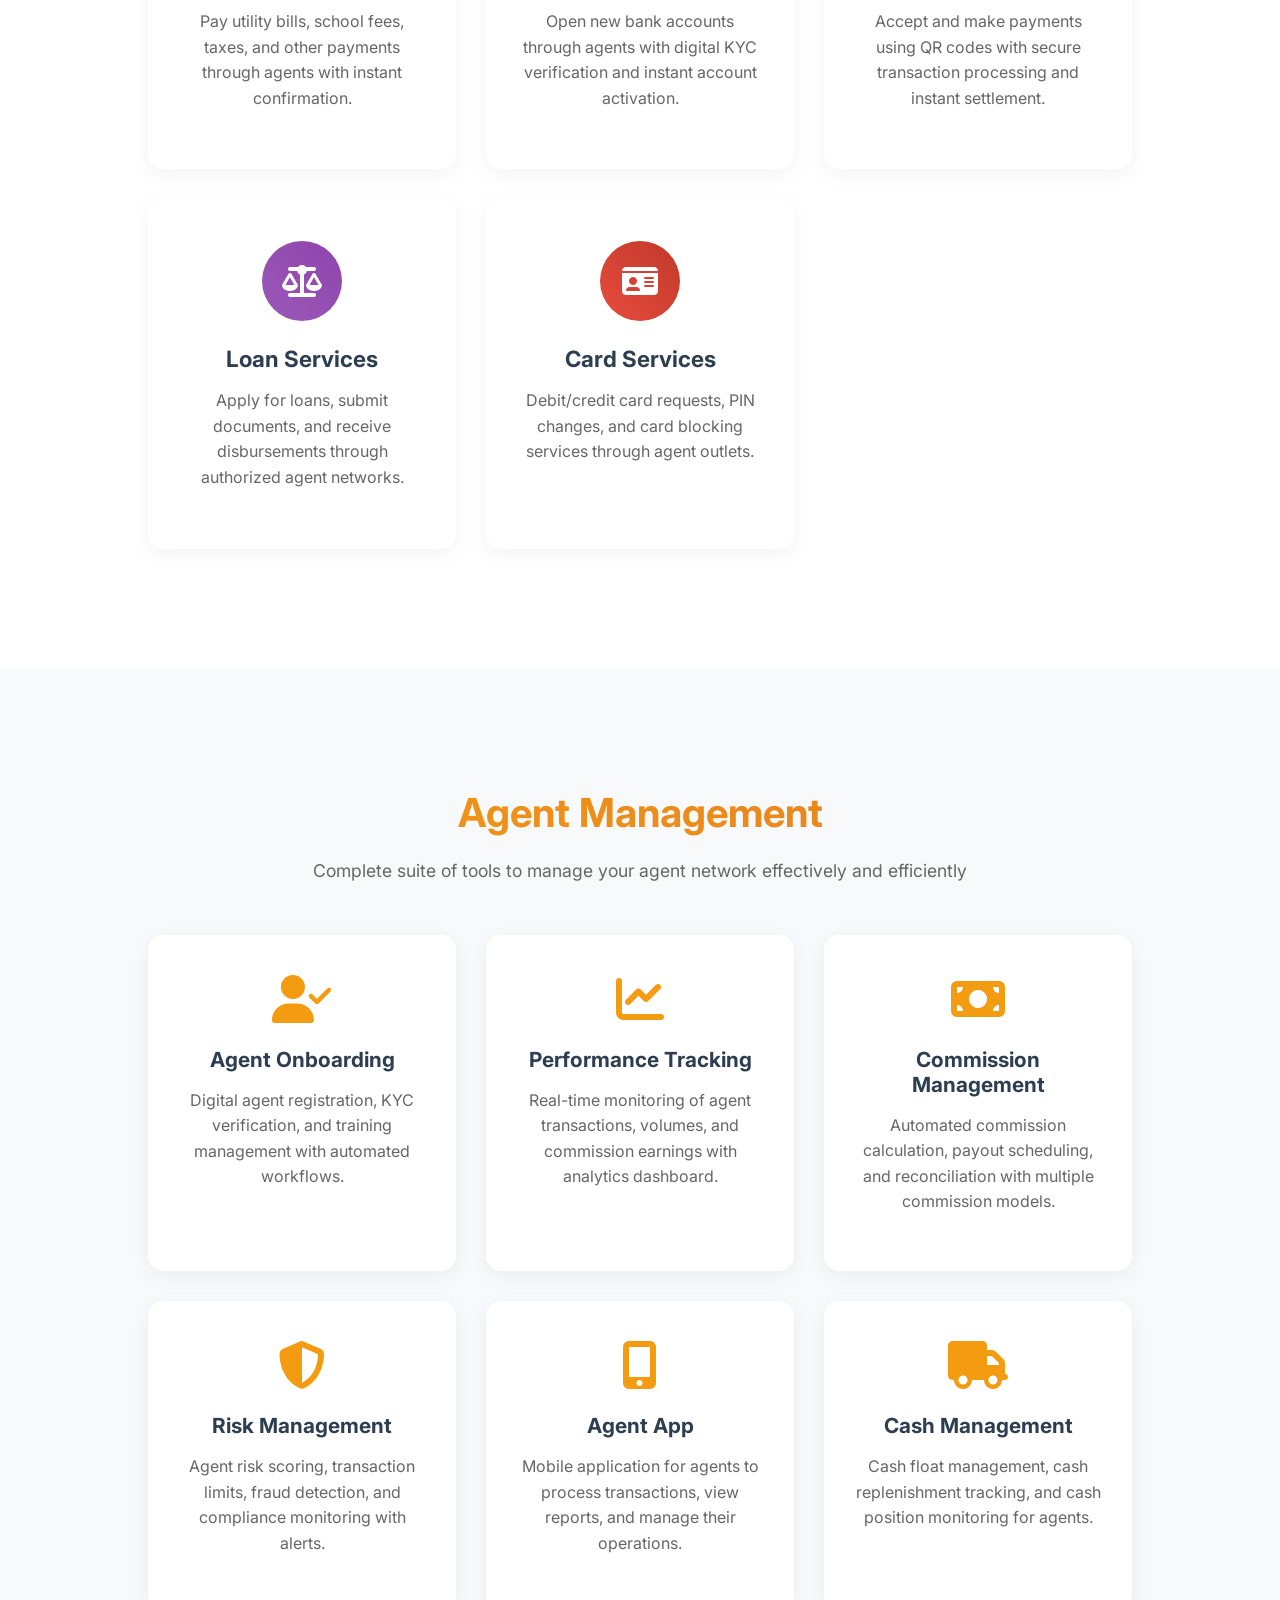
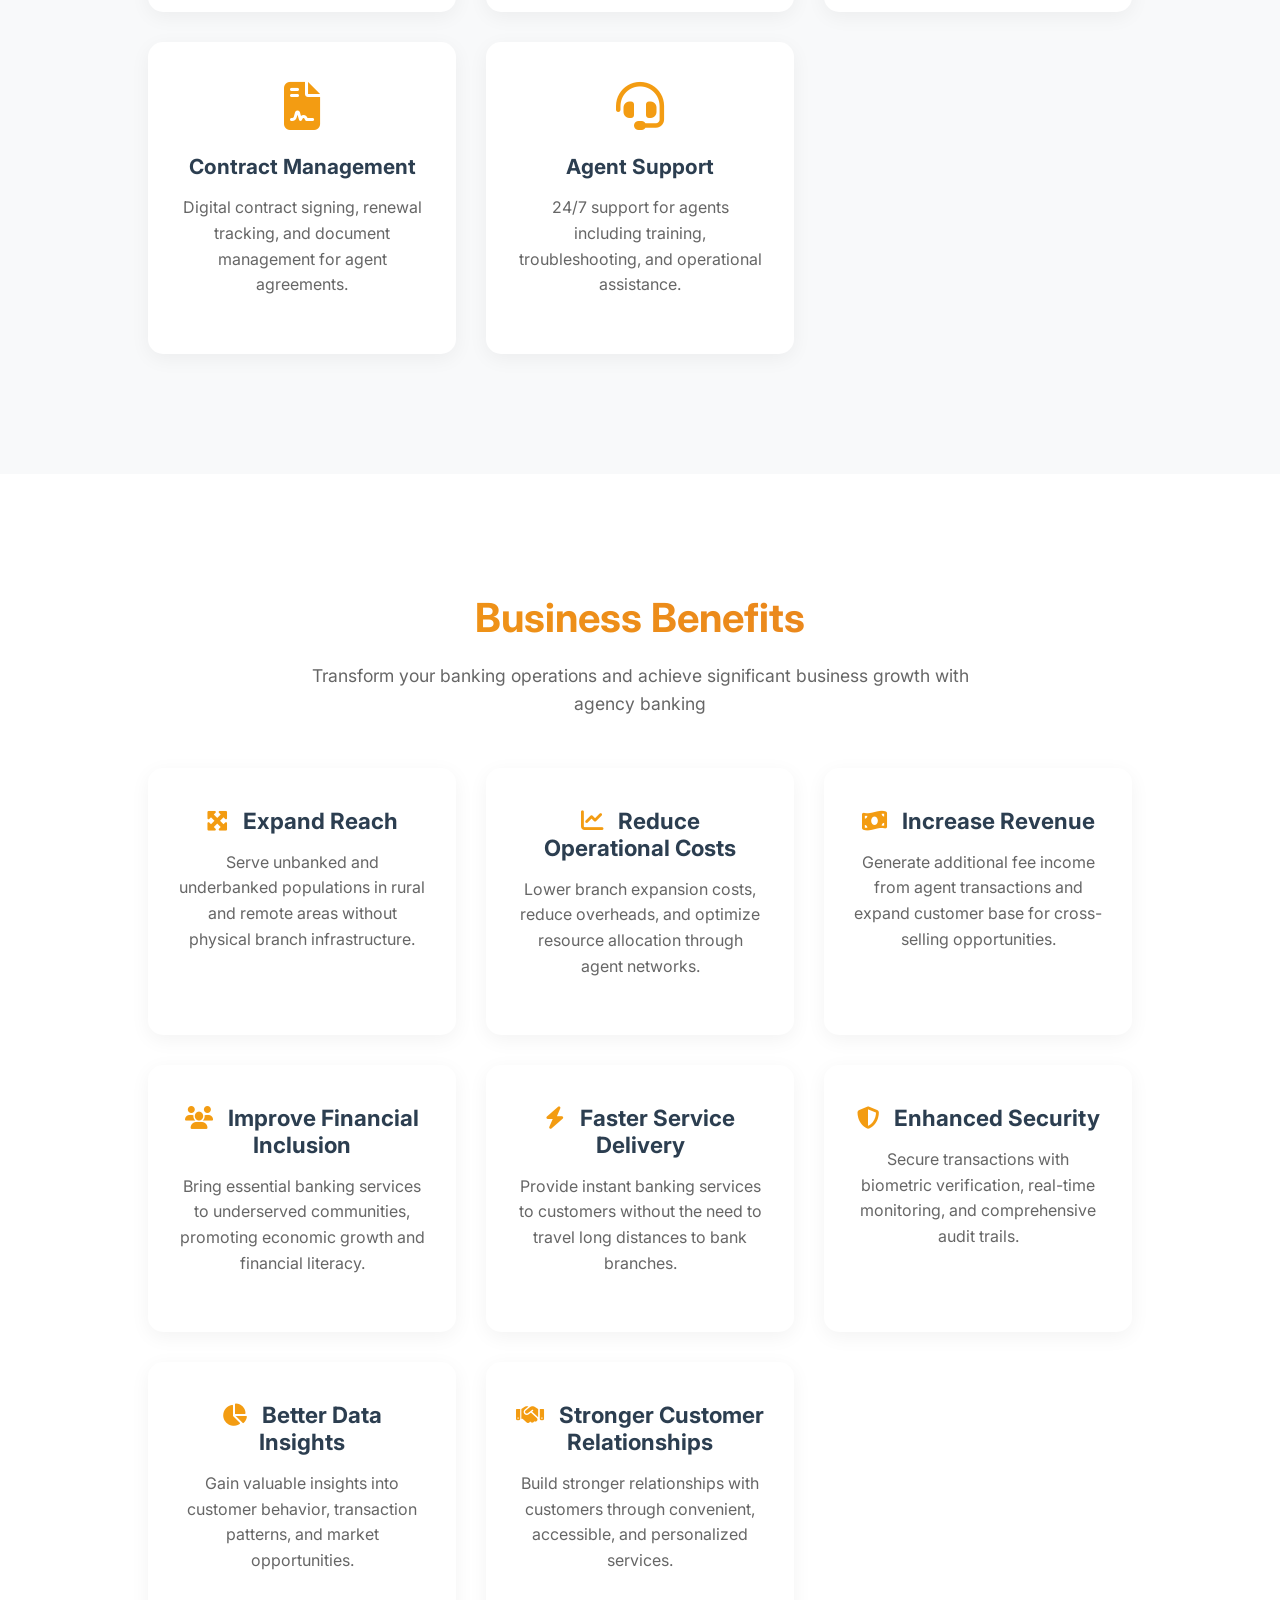
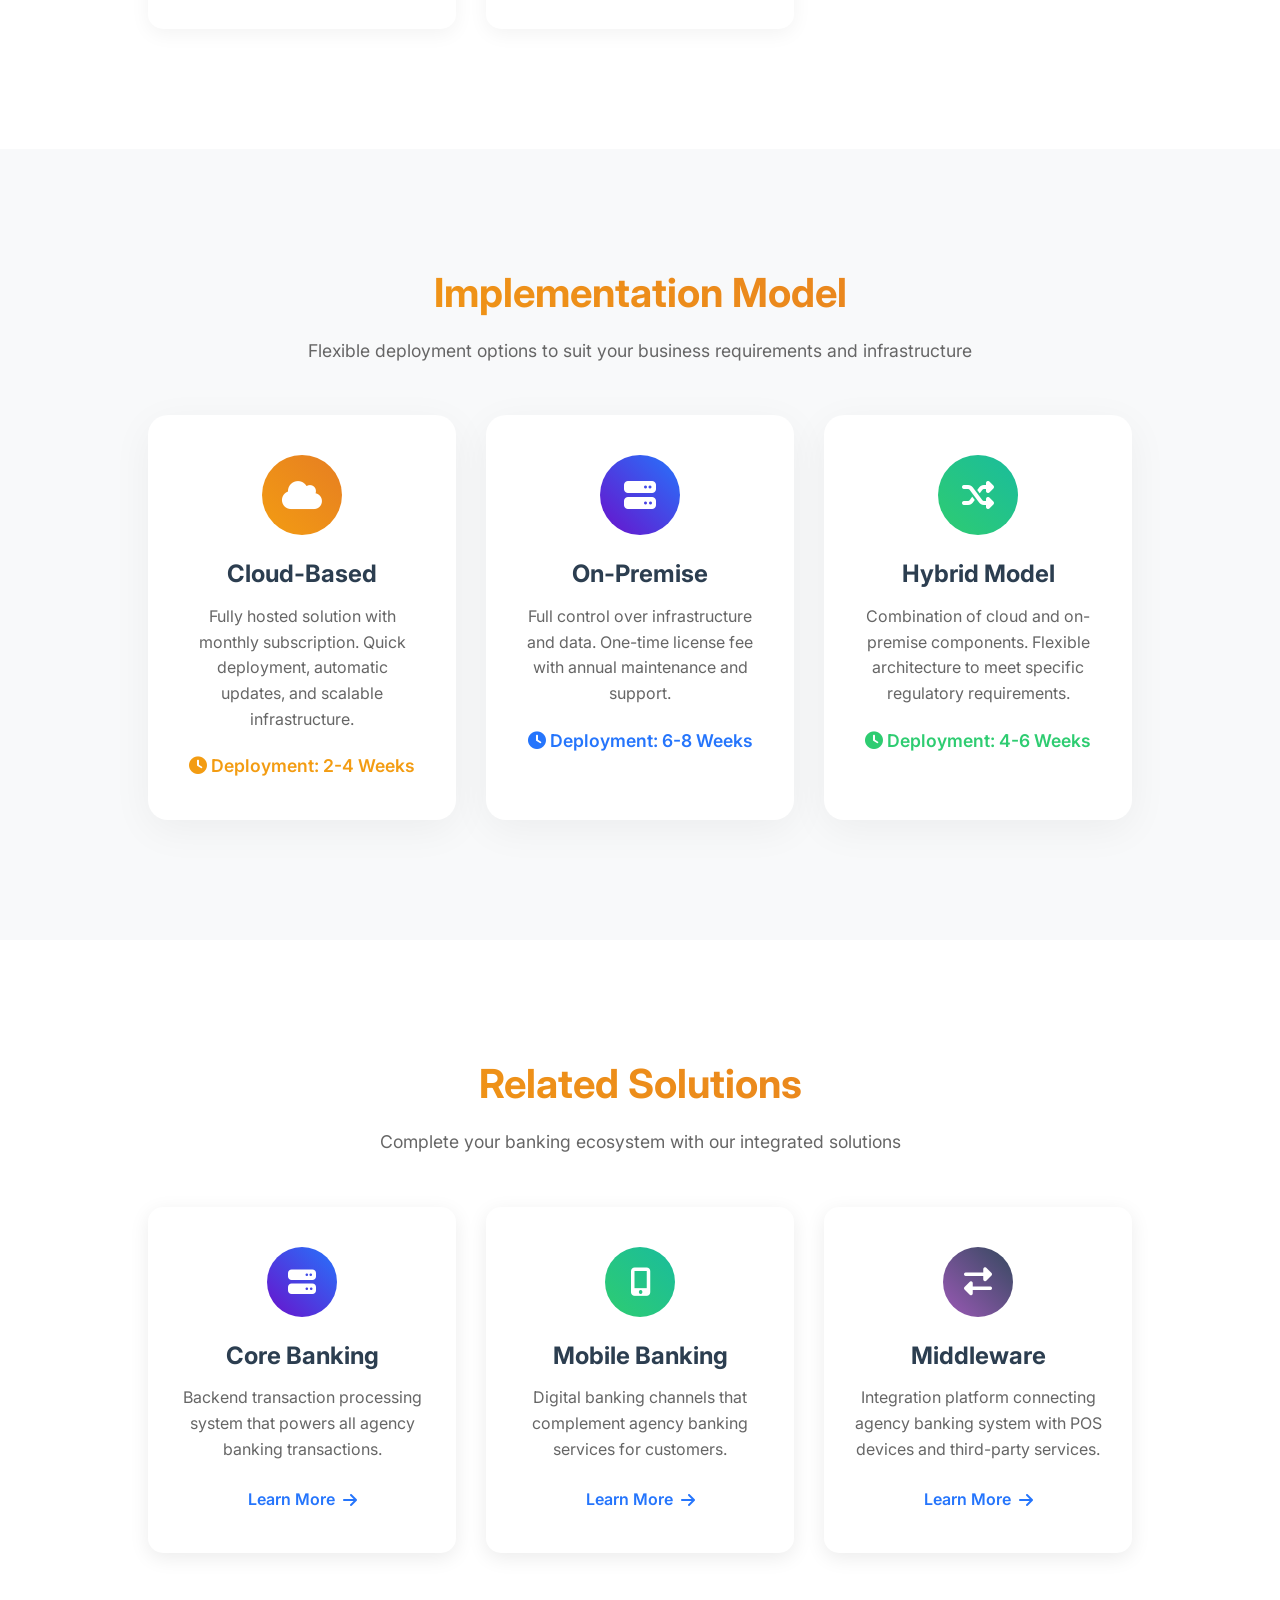
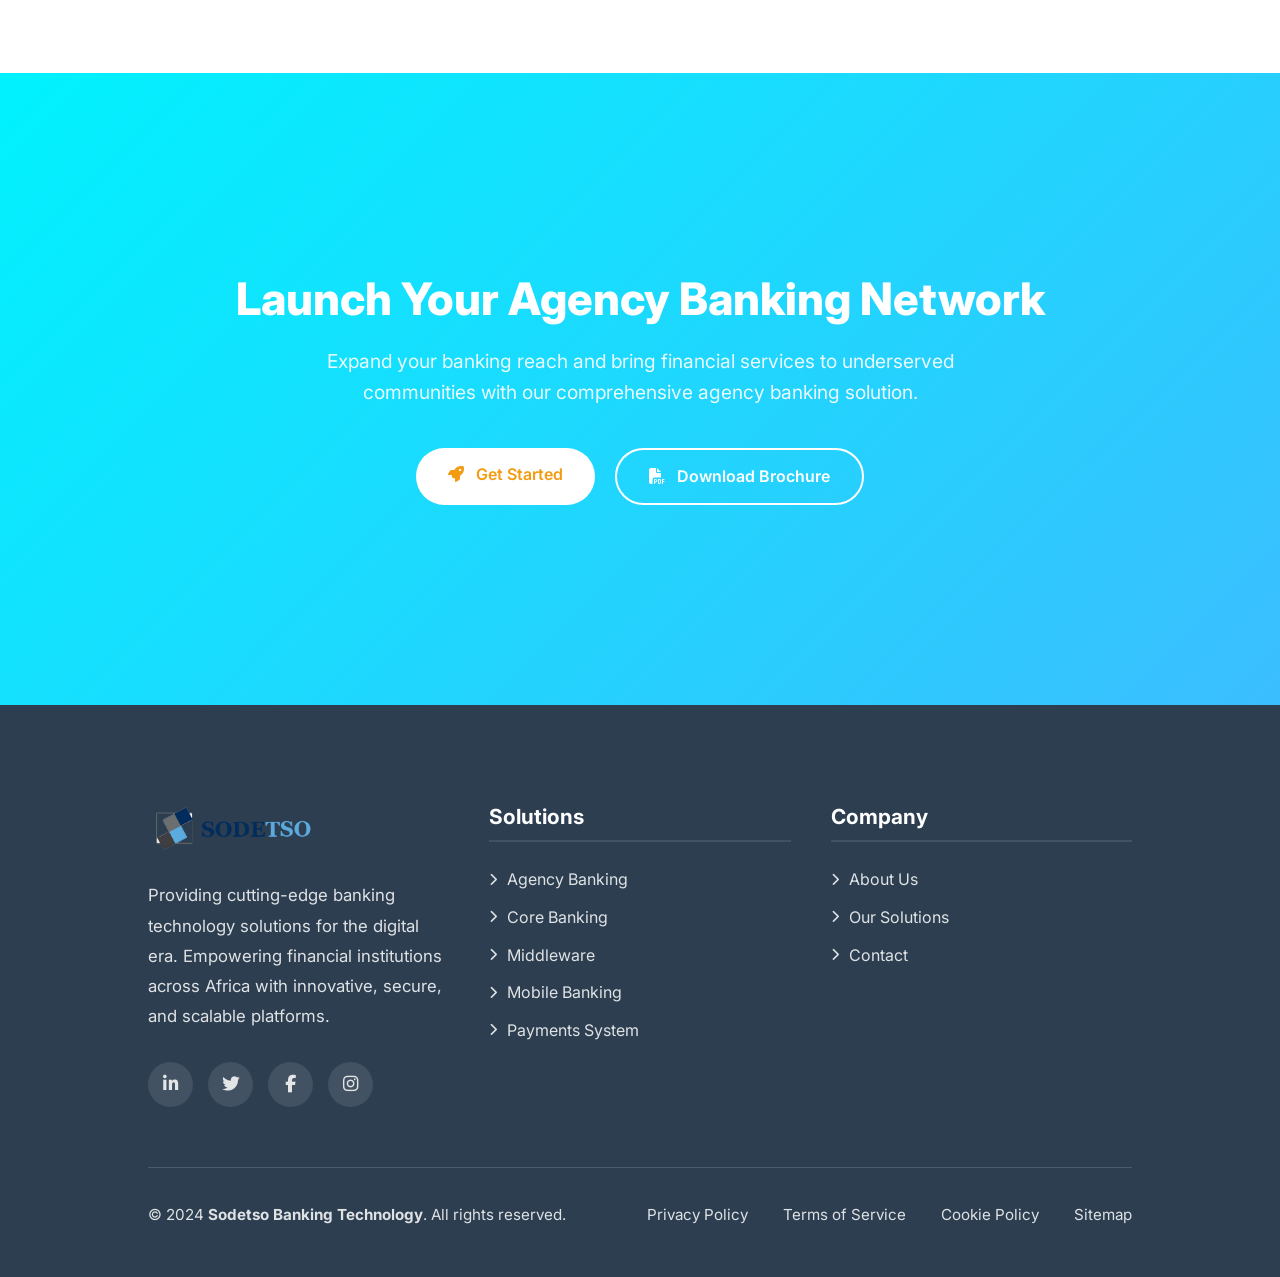
<file: agency-banking.html>
<!DOCTYPE html>
<html lang="en">
<head>
    <meta charset="UTF-8">
    <meta name="viewport" content="width=device-width, initial-scale=1.0">
    <title>Agency Banking | Sodetso Banking Technology</title>
    <link rel="stylesheet" href="/cssfiles/style.css">
    <link rel="stylesheet" href="/cssfiles/responsive.css">
    <link rel="stylesheet" href="https://cdnjs.cloudflare.com/ajax/libs/font-awesome/6.4.0/css/all.min.css">
    <link href="https://fonts.googleapis.com/css2?family=Inter:wght@300;400;500;600;700&family=Poppins:wght@400;500;600;700&display=swap" rel="stylesheet">
    
    <!-- Modern Enhancements -->
    <style>
        :root {
            --primary-gradient: linear-gradient(45deg, #6a11cb, #2575fc);
            --secondary-gradient: linear-gradient(45deg, #2ecc71, #1abc9c);
            --accent-gradient: linear-gradient(45deg, #e74c3c, #e67e22);
            --purple-gradient: linear-gradient(45deg, #9b59b6, #34495e);
            --orange-gradient: linear-gradient(45deg, #f39c12, #e67e22);
            --dark-bg: #2c3e50;
            --light-bg: #f8f9fa;
        }
        
        .animated-gradient {
            background: linear-gradient(-45deg, #6a11cb, #2575fc, #4facfe, #00f2fe);
            background-size: 400% 400%;
            animation: gradientBG 15s ease infinite;
        }
        
        @keyframes gradientBG {
            0% { background-position: 0% 50%; }
            50% { background-position: 100% 50%; }
            100% { background-position: 0% 50%; }
        }
        
        .modern-section {
            padding: 100px 0;
        }
        
        .section-title-modern {
            font-size: 2.5rem;
            font-weight: 700;
            margin-bottom: 20px;
            background: var(--orange-gradient);
            -webkit-background-clip: text;
            -webkit-text-fill-color: transparent;
            background-clip: text;
            text-align: center;
        }
        
        .btn-gradient {
            background: linear-gradient(45deg, #6a11cb, #2575fc);
            border: none;
            color: white;
            padding: 14px 32px;
            border-radius: 50px;
            position: relative;
            overflow: hidden;
            transition: all 0.3s ease;
            font-weight: 600;
            cursor: pointer;
            display: inline-block;
            text-decoration: none;
            text-align: center;
        }
        
        .btn-gradient::before {
            content: '';
            position: absolute;
            top: 0;
            left: -100%;
            width: 100%;
            height: 100%;
            background: linear-gradient(45deg, #2575fc, #6a11cb);
            transition: left 0.5s ease;
            z-index: 1;
        }
        
        .btn-gradient:hover::before {
            left: 0;
        }
        
        .btn-gradient span {
            position: relative;
            z-index: 2;
        }
        
        .btn-gradient i {
            margin-right: 8px;
        }
        
        .modern-card {
            background: white;
            border-radius: 15px;
            overflow: hidden;
            transition: transform 0.3s ease, box-shadow 0.3s ease;
            border: none;
            box-shadow: 0 5px 20px rgba(0,0,0,0.08);
            height: 100%;
        }
        
        .modern-card:hover {
            transform: translateY(-10px);
            box-shadow: 0 20px 40px rgba(0,0,0,0.15);
        }
        
        .agent-services-grid {
            display: grid;
            grid-template-columns: repeat(auto-fit, minmax(280px, 1fr));
            gap: 30px;
            margin-top: 50px;
        }
        
        .agent-service {
            background: white;
            padding: 40px 30px;
            border-radius: 15px;
            text-align: center;
            box-shadow: 0 5px 20px rgba(0,0,0,0.05);
            transition: all 0.3s ease;
            border: 2px solid transparent;
        }
        
        .agent-service:hover {
            transform: translateY(-10px);
            box-shadow: 0 20px 40px rgba(0,0,0,0.1);
            border-color: var(--orange-gradient);
        }
        
        .service-icon {
            width: 80px;
            height: 80px;
            background: var(--orange-gradient);
            border-radius: 50%;
            display: flex;
            align-items: center;
            justify-content: center;
            margin: 0 auto 25px;
            color: white;
            font-size: 2rem;
            transition: transform 0.3s ease;
        }
        
        .agent-service:hover .service-icon {
            transform: scale(1.1);
        }
        
        .agent-service h3 {
            color: #2c3e50;
            margin-bottom: 15px;
            font-size: 1.4rem;
        }
        
        .agent-service p {
            color: #666;
            line-height: 1.6;
        }
        
        .management-grid {
            display: grid;
            grid-template-columns: repeat(auto-fit, minmax(250px, 1fr));
            gap: 30px;
            margin-top: 50px;
        }
        
        .management-item-modern {
            background: white;
            padding: 40px 30px;
            border-radius: 15px;
            text-align: center;
            box-shadow: 0 5px 20px rgba(0,0,0,0.05);
            transition: all 0.3s ease;
            position: relative;
            overflow: hidden;
        }
        
        .management-item-modern::before {
            content: '';
            position: absolute;
            top: 0;
            left: 0;
            width: 100%;
            height: 5px;
            background: var(--orange-gradient);
            transform: translateX(-100%);
            transition: transform 0.5s ease;
        }
        
        .management-item-modern:hover::before {
            transform: translateX(0);
        }
        
        .management-item-modern:hover {
            transform: translateY(-8px);
            box-shadow: 0 15px 35px rgba(0,0,0,0.1);
        }
        
        .management-item-modern i {
            font-size: 3rem;
            color: #f39c12;
            margin-bottom: 25px;
            transition: transform 0.3s ease;
        }
        
        .management-item-modern:hover i {
            transform: scale(1.1);
        }
        
        .management-item-modern h3 {
            color: #2c3e50;
            margin-bottom: 15px;
            font-size: 1.3rem;
        }
        
        .benefits-grid-modern {
            display: grid;
            grid-template-columns: repeat(auto-fit, minmax(250px, 1fr));
            gap: 30px;
            margin-top: 50px;
        }
        
        .benefit-modern {
            background: white;
            padding: 40px 30px;
            border-radius: 15px;
            text-align: center;
            box-shadow: 0 5px 20px rgba(0,0,0,0.05);
            transition: all 0.3s ease;
            position: relative;
        }
        
        .benefit-modern::after {
            content: '';
            position: absolute;
            bottom: 0;
            left: 0;
            width: 100%;
            height: 5px;
            background: var(--orange-gradient);
            border-radius: 0 0 15px 15px;
            transform: scaleX(0);
            transition: transform 0.3s ease;
        }
        
        .benefit-modern:hover::after {
            transform: scaleX(1);
        }
        
        .benefit-modern:hover {
            transform: translateY(-8px);
            box-shadow: 0 15px 35px rgba(0,0,0,0.1);
        }
        
        .benefit-modern h3 {
            color: #2c3e50;
            margin-bottom: 15px;
            font-size: 1.4rem;
        }
        
        .benefit-modern p {
            color: #666;
            line-height: 1.6;
        }
        
        .solution-header-modern {
            padding: 120px 0 80px;
            background: var(--light-bg);
        }
        
        @media (max-width: 768px) {
            .agent-services-grid,
            .management-grid,
            .benefits-grid-modern {
                grid-template-columns: 1fr;
            }
        }
    </style>
</head>
<body>
    <!-- Modern Navigation -->
    <div id="navbar-container"></div>
    
    <!-- Modern Solution Header -->
    <section class="solution-header-modern">
        <div class="container">
            <div style="display: grid; grid-template-columns: 1fr 1fr; gap: 60px; align-items: center;">
                <div>
                    <span style="color: #f39c12; font-weight: 600; text-transform: uppercase; letter-spacing: 1.5px; display: block; margin-bottom: 15px;">AGENCY BANKING</span>
                    <h1 style="font-size: 3.5rem; color: #2c3e50; margin-bottom: 20px; font-weight: 800; line-height: 1.2;">Agent Banking Platform</h1>
                    <p style="font-size: 1.2rem; color: #666; line-height: 1.7; margin-bottom: 30px;">
                        Expand banking services through secure, scalable agent networks. Bring financial services to underserved communities with our comprehensive agency banking solution.
                    </p>
                    <div style="display: flex; gap: 20px; flex-wrap: wrap;">
                        <a href="contact.html" class="btn-gradient" style="background: var(--orange-gradient);">
                            <i class="fas fa-calendar-check"></i> <span>Request Demo</span>
                        </a>
                        <a href="#features" class="btn-gradient" style="background: transparent; border: 2px solid #f39c12; color: #f39c12;">
                            <i class="fas fa-info-circle"></i> <span>Learn More</span>
                        </a>
                    </div>
                </div>
                <div>
                    <div style="background: var(--orange-gradient); padding: 50px; border-radius: 20px; height: 400px; display: flex; align-items: center; justify-content: center;">
                        <div style="text-align: center; color: white;">
                            <i class="fas fa-store" style="font-size: 100px; margin-bottom: 20px;"></i>
                            <h3 style="font-size: 1.8rem; margin-bottom: 10px;">Agent Network</h3>
                            <p style="opacity: 0.9;">Secure, scalable, accessible</p>
                        </div>
                    </div>
                </div>
            </div>
        </div>
    </section>
    
    <!-- Modern Agent Services -->
    <section class="modern-section" id="features">
        <div class="container">
            <h2 class="section-title-modern">Agent Services</h2>
            <p style="text-align: center; color: #666; max-width: 700px; margin: 0 auto 50px; font-size: 1.1rem;">
                Comprehensive range of banking services available through authorized agents
            </p>
            
            <div class="agent-services-grid">
                <div class="agent-service">
                    <div class="service-icon">
                        <i class="fas fa-money-bill-wave"></i>
                    </div>
                    <h3>Cash Deposit</h3>
                    <p>Customers can securely deposit cash through authorized agents with instant account crediting and receipt generation.</p>
                </div>
                
                <div class="agent-service">
                    <div class="service-icon" style="background: var(--secondary-gradient);">
                        <i class="fas fa-money-check-alt"></i>
                    </div>
                    <h3>Cash Withdrawal</h3>
                    <p>Withdraw cash from bank accounts via agents with real-time authorization and secure transaction processing.</p>
                </div>
                
                <div class="agent-service">
                    <div class="service-icon" style="background: var(--primary-gradient);">
                        <i class="fas fa-exchange-alt"></i>
                    </div>
                    <h3>Fund Transfers</h3>
                    <p>Send money to other bank accounts, mobile wallets, and across agent networks with instant settlement.</p>
                </div>
                
                <div class="agent-service">
                    <div class="service-icon" style="background: var(--purple-gradient);">
                        <i class="fas fa-bill"></i>
                    </div>
                    <h3>Bill Payments</h3>
                    <p>Pay utility bills, school fees, taxes, and other payments through agents with instant confirmation.</p>
                </div>
                
                <div class="agent-service">
                    <div class="service-icon" style="background: linear-gradient(45deg, #3498db, #2980b9);">
                        <i class="fas fa-user-plus"></i>
                    </div>
                    <h3>Account Opening</h3>
                    <p>Open new bank accounts through agents with digital KYC verification and instant account activation.</p>
                </div>
                
                <div class="agent-service">
                    <div class="service-icon" style="background: linear-gradient(45deg, #1abc9c, #16a085);">
                        <i class="fas fa-qrcode"></i>
                    </div>
                    <h3>QR Payments</h3>
                    <p>Accept and make payments using QR codes with secure transaction processing and instant settlement.</p>
                </div>
                
                <div class="agent-service">
                    <div class="service-icon" style="background: linear-gradient(45deg, #9b59b6, #8e44ad);">
                        <i class="fas fa-balance-scale"></i>
                    </div>
                    <h3>Loan Services</h3>
                    <p>Apply for loans, submit documents, and receive disbursements through authorized agent networks.</p>
                </div>
                
                <div class="agent-service">
                    <div class="service-icon" style="background: linear-gradient(45deg, #e74c3c, #c0392b);">
                        <i class="fas fa-id-card"></i>
                    </div>
                    <h3>Card Services</h3>
                    <p>Debit/credit card requests, PIN changes, and card blocking services through agent outlets.</p>
                </div>
            </div>
        </div>
    </section>
    
    <!-- Modern Agent Management -->
    <section class="modern-section" style="background: var(--light-bg);">
        <div class="container">
            <h2 class="section-title-modern">Agent Management</h2>
            <p style="text-align: center; color: #666; max-width: 700px; margin: 0 auto 50px; font-size: 1.1rem;">
                Complete suite of tools to manage your agent network effectively and efficiently
            </p>
            
            <div class="management-grid">
                <div class="management-item-modern">
                    <i class="fas fa-user-check"></i>
                    <h3>Agent Onboarding</h3>
                    <p>Digital agent registration, KYC verification, and training management with automated workflows.</p>
                </div>
                
                <div class="management-item-modern">
                    <i class="fas fa-chart-line"></i>
                    <h3>Performance Tracking</h3>
                    <p>Real-time monitoring of agent transactions, volumes, and commission earnings with analytics dashboard.</p>
                </div>
                
                <div class="management-item-modern">
                    <i class="fas fa-money-bill"></i>
                    <h3>Commission Management</h3>
                    <p>Automated commission calculation, payout scheduling, and reconciliation with multiple commission models.</p>
                </div>
                
                <div class="management-item-modern">
                    <i class="fas fa-shield-alt"></i>
                    <h3>Risk Management</h3>
                    <p>Agent risk scoring, transaction limits, fraud detection, and compliance monitoring with alerts.</p>
                </div>
                
                <div class="management-item-modern">
                    <i class="fas fa-mobile-alt"></i>
                    <h3>Agent App</h3>
                    <p>Mobile application for agents to process transactions, view reports, and manage their operations.</p>
                </div>
                
                <div class="management-item-modern">
                    <i class="fas fa-truck"></i>
                    <h3>Cash Management</h3>
                    <p>Cash float management, cash replenishment tracking, and cash position monitoring for agents.</p>
                </div>
                
                <div class="management-item-modern">
                    <i class="fas fa-file-contract"></i>
                    <h3>Contract Management</h3>
                    <p>Digital contract signing, renewal tracking, and document management for agent agreements.</p>
                </div>
                
                <div class="management-item-modern">
                    <i class="fas fa-headset"></i>
                    <h3>Agent Support</h3>
                    <p>24/7 support for agents including training, troubleshooting, and operational assistance.</p>
                </div>
            </div>
        </div>
    </section>
    
    <!-- Modern Business Benefits -->
    <section class="modern-section">
        <div class="container">
            <h2 class="section-title-modern">Business Benefits</h2>
            <p style="text-align: center; color: #666; max-width: 700px; margin: 0 auto 50px; font-size: 1.1rem;">
                Transform your banking operations and achieve significant business growth with agency banking
            </p>
            
            <div class="benefits-grid-modern">
                <div class="benefit-modern">
                    <h3><i class="fas fa-expand-arrows-alt" style="color: #f39c12; margin-right: 10px;"></i> Expand Reach</h3>
                    <p>Serve unbanked and underbanked populations in rural and remote areas without physical branch infrastructure.</p>
                </div>
                
                <div class="benefit-modern">
                    <h3><i class="fas fa-chart-line" style="color: #f39c12; margin-right: 10px;"></i> Reduce Operational Costs</h3>
                    <p>Lower branch expansion costs, reduce overheads, and optimize resource allocation through agent networks.</p>
                </div>
                
                <div class="benefit-modern">
                    <h3><i class="fas fa-money-bill-wave" style="color: #f39c12; margin-right: 10px;"></i> Increase Revenue</h3>
                    <p>Generate additional fee income from agent transactions and expand customer base for cross-selling opportunities.</p>
                </div>
                
                <div class="benefit-modern">
                    <h3><i class="fas fa-users" style="color: #f39c12; margin-right: 10px;"></i> Improve Financial Inclusion</h3>
                    <p>Bring essential banking services to underserved communities, promoting economic growth and financial literacy.</p>
                </div>
                
                <div class="benefit-modern">
                    <h3><i class="fas fa-bolt" style="color: #f39c12; margin-right: 10px;"></i> Faster Service Delivery</h3>
                    <p>Provide instant banking services to customers without the need to travel long distances to bank branches.</p>
                </div>
                
                <div class="benefit-modern">
                    <h3><i class="fas fa-shield-alt" style="color: #f39c12; margin-right: 10px;"></i> Enhanced Security</h3>
                    <p>Secure transactions with biometric verification, real-time monitoring, and comprehensive audit trails.</p>
                </div>
                
                <div class="benefit-modern">
                    <h3><i class="fas fa-chart-pie" style="color: #f39c12; margin-right: 10px;"></i> Better Data Insights</h3>
                    <p>Gain valuable insights into customer behavior, transaction patterns, and market opportunities.</p>
                </div>
                
                <div class="benefit-modern">
                    <h3><i class="fas fa-handshake" style="color: #f39c12; margin-right: 10px;"></i> Stronger Customer Relationships</h3>
                    <p>Build stronger relationships with customers through convenient, accessible, and personalized services.</p>
                </div>
            </div>
        </div>
    </section>
    
    <!-- Implementation Model -->
    <section class="modern-section" style="background: var(--light-bg);">
        <div class="container">
            <h2 class="section-title-modern">Implementation Model</h2>
            <p style="text-align: center; color: #666; max-width: 700px; margin: 0 auto 50px; font-size: 1.1rem;">
                Flexible deployment options to suit your business requirements and infrastructure
            </p>
            
            <div style="display: grid; grid-template-columns: repeat(auto-fit, minmax(300px, 1fr)); gap: 30px;">
                <div style="background: white; padding: 40px; border-radius: 20px; text-align: center; box-shadow: 0 10px 40px rgba(0,0,0,0.05); border-top: 5px solid var(--orange-gradient);">
                    <div style="width: 80px; height: 80px; background: var(--orange-gradient); border-radius: 50%; display: flex; align-items: center; justify-content: center; margin: 0 auto 25px;">
                        <i class="fas fa-cloud" style="color: white; font-size: 32px;"></i>
                    </div>
                    <h3 style="color: #2c3e50; margin-bottom: 15px;">Cloud-Based</h3>
                    <p style="color: #666; line-height: 1.6; margin-bottom: 20px;">Fully hosted solution with monthly subscription. Quick deployment, automatic updates, and scalable infrastructure.</p>
                    <div style="color: #f39c12; font-weight: 600; font-size: 1.1rem;">
                        <i class="fas fa-clock"></i> Deployment: 2-4 Weeks
                    </div>
                </div>
                
                <div style="background: white; padding: 40px; border-radius: 20px; text-align: center; box-shadow: 0 10px 40px rgba(0,0,0,0.05); border-top: 5px solid var(--primary-gradient);">
                    <div style="width: 80px; height: 80px; background: var(--primary-gradient); border-radius: 50%; display: flex; align-items: center; justify-content: center; margin: 0 auto 25px;">
                        <i class="fas fa-server" style="color: white; font-size: 32px;"></i>
                    </div>
                    <h3 style="color: #2c3e50; margin-bottom: 15px;">On-Premise</h3>
                    <p style="color: #666; line-height: 1.6; margin-bottom: 20px;">Full control over infrastructure and data. One-time license fee with annual maintenance and support.</p>
                    <div style="color: #2575fc; font-weight: 600; font-size: 1.1rem;">
                        <i class="fas fa-clock"></i> Deployment: 6-8 Weeks
                    </div>
                </div>
                
                <div style="background: white; padding: 40px; border-radius: 20px; text-align: center; box-shadow: 0 10px 40px rgba(0,0,0,0.05); border-top: 5px solid var(--secondary-gradient);">
                    <div style="width: 80px; height: 80px; background: var(--secondary-gradient); border-radius: 50%; display: flex; align-items: center; justify-content: center; margin: 0 auto 25px;">
                        <i class="fas fa-random" style="color: white; font-size: 32px;"></i>
                    </div>
                    <h3 style="color: #2c3e50; margin-bottom: 15px;">Hybrid Model</h3>
                    <p style="color: #666; line-height: 1.6; margin-bottom: 20px;">Combination of cloud and on-premise components. Flexible architecture to meet specific regulatory requirements.</p>
                    <div style="color: #2ecc71; font-weight: 600; font-size: 1.1rem;">
                        <i class="fas fa-clock"></i> Deployment: 4-6 Weeks
                    </div>
                </div>
            </div>
        </div>
    </section>
    
    <!-- Related Solutions -->
    <section class="modern-section">
        <div class="container">
            <h2 class="section-title-modern">Related Solutions</h2>
            <p style="text-align: center; color: #666; max-width: 700px; margin: 0 auto 50px; font-size: 1.1rem;">
                Complete your banking ecosystem with our integrated solutions
            </p>
            
            <div style="display: grid; grid-template-columns: repeat(auto-fit, minmax(300px, 1fr)); gap: 30px;">
                <a href="core-banking.html" class="modern-card" style="text-decoration: none; color: inherit;">
                    <div style="padding: 40px 30px; text-align: center;">
                        <div style="width: 70px; height: 70px; background: var(--primary-gradient); border-radius: 50%; display: flex; align-items: center; justify-content: center; margin: 0 auto 25px;">
                            <i class="fas fa-server" style="color: white; font-size: 28px;"></i>
                        </div>
                        <h3 style="color: #2c3e50; margin-bottom: 15px;">Core Banking</h3>
                        <p style="color: #666; line-height: 1.6; margin-bottom: 25px;">Backend transaction processing system that powers all agency banking transactions.</p>
                        <span style="color: #2575fc; font-weight: 600; display: inline-flex; align-items: center; gap: 8px;">
                            Learn More <i class="fas fa-arrow-right"></i>
                        </span>
                    </div>
                </a>
                
                <a href="mobile-banking.html" class="modern-card" style="text-decoration: none; color: inherit;">
                    <div style="padding: 40px 30px; text-align: center;">
                        <div style="width: 70px; height: 70px; background: var(--secondary-gradient); border-radius: 50%; display: flex; align-items: center; justify-content: center; margin: 0 auto 25px;">
                            <i class="fas fa-mobile-alt" style="color: white; font-size: 28px;"></i>
                        </div>
                        <h3 style="color: #2c3e50; margin-bottom: 15px;">Mobile Banking</h3>
                        <p style="color: #666; line-height: 1.6; margin-bottom: 25px;">Digital banking channels that complement agency banking services for customers.</p>
                        <span style="color: #2575fc; font-weight: 600; display: inline-flex; align-items: center; gap: 8px;">
                            Learn More <i class="fas fa-arrow-right"></i>
                        </span>
                    </div>
                </a>
                
                <a href="middleware.html" class="modern-card" style="text-decoration: none; color: inherit;">
                    <div style="padding: 40px 30px; text-align: center;">
                        <div style="width: 70px; height: 70px; background: var(--purple-gradient); border-radius: 50%; display: flex; align-items: center; justify-content: center; margin: 0 auto 25px;">
                            <i class="fas fa-exchange-alt" style="color: white; font-size: 28px;"></i>
                        </div>
                        <h3 style="color: #2c3e50; margin-bottom: 15px;">Middleware</h3>
                        <p style="color: #666; line-height: 1.6; margin-bottom: 25px;">Integration platform connecting agency banking system with POS devices and third-party services.</p>
                        <span style="color: #2575fc; font-weight: 600; display: inline-flex; align-items: center; gap: 8px;">
                            Learn More <i class="fas fa-arrow-right"></i>
                        </span>
                    </div>
                </a>
            </div>
        </div>
    </section>
    
    <!-- Modern CTA -->
    <section class="modern-section animated-gradient">
        <div class="container">
            <div style="text-align: center; padding: 80px 20px;">
                <h2 style="color: white; font-size: 2.8rem; margin-bottom: 20px; font-weight: 800;">Launch Your Agency Banking Network</h2>
                <p style="color: rgba(255,255,255,0.9); font-size: 1.2rem; max-width: 700px; margin: 0 auto 40px;">
                    Expand your banking reach and bring financial services to underserved communities with our comprehensive agency banking solution.
                </p>
                <div style="display: flex; gap: 20px; justify-content: center; flex-wrap: wrap;">
                    <a href="contact.html" class="btn-gradient" style="background: white; color: #f39c12;">
                        <i class="fas fa-rocket"></i> <span>Get Started</span>
                    </a>
                    <a href="contact.html" class="btn-gradient" style="background: transparent; border: 2px solid white;">
                        <i class="fas fa-file-pdf"></i> <span>Download Brochure</span>
                    </a>
                </div>
            </div>
        </div>
    </section>
    
    <!-- Modern Footer -->
<!-- footer.html -->
<footer class="footer" style="background: #2c3e50; color: white; padding: 80px 0 30px;">
    <div class="container">
        <div class="footer-grid" style="display: grid; grid-template-columns: repeat(auto-fit, minmax(250px, 1fr)); gap: 40px; margin-bottom: 60px;">
            <div class="footer-col">
                <div class="footer-logo" style="display: flex; align-items: center; margin-bottom: 25px;">
                    <img src="/images/sodetso (1).png" alt="Sodetso Logo" style="height: 50px; margin-right: 15px;">
                    <span style="font-size: 1.8rem; font-weight: 800; color: white;"></span>
                </div>
                <p style="color: rgba(255,255,255,0.85); line-height: 1.8; margin-bottom: 30px; font-size: 1.05rem;">
                    Providing cutting-edge banking technology solutions for the digital era. Empowering financial institutions across Africa with innovative, secure, and scalable platforms.
                </p>
                <div class="social-links" style="display: flex; gap: 15px;">
                    <a href="#" style="display: flex; align-items: center; justify-content: center; width: 45px; height: 45px; background: rgba(255,255,255,0.1); border-radius: 50%; color: white; text-decoration: none; transition: all 0.3s; font-size: 1.1rem;">
                        <i class="fab fa-linkedin-in"></i>
                    </a>
                    <a href="#" style="display: flex; align-items: center; justify-content: center; width: 45px; height: 45px; background: rgba(255,255,255,0.1); border-radius: 50%; color: white; text-decoration: none; transition: all 0.3s; font-size: 1.1rem;">
                        <i class="fab fa-twitter"></i>
                    </a>
                    <a href="#" style="display: flex; align-items: center; justify-content: center; width: 45px; height: 45px; background: rgba(255,255,255,0.1); border-radius: 50%; color: white; text-decoration: none; transition: all 0.3s; font-size: 1.1rem;">
                        <i class="fab fa-facebook-f"></i>
                    </a>
                    <a href="#" style="display: flex; align-items: center; justify-content: center; width: 45px; height: 45px; background: rgba(255,255,255,0.1); border-radius: 50%; color: white; text-decoration: none; transition: all 0.3s; font-size: 1.1rem;">
                        <i class="fab fa-instagram"></i>
                    </a>
                </div>
            </div>
            
            <div class="footer-col">
                <h3 style="color: white; margin-bottom: 25px; font-size: 1.3rem; font-weight: 700; padding-bottom: 10px; border-bottom: 2px solid rgba(255,255,255,0.1);">Solutions</h3>
                <ul style="list-style: none; padding: 0;">
                    <li style="margin-bottom: 12px;">
                        <a href="agency-banking.html" style="color: rgba(255,255,255,0.85); text-decoration: none; transition: all 0.3s; display: flex; align-items: center; gap: 10px;">
                            <i class="fas fa-chevron-right" style="font-size: 0.8rem; opacity: 0.7;"></i>
                            <span>Agency Banking</span>
                        </a>
                    </li>
                    <li style="margin-bottom: 12px;">
                        <a href="core-banking.html" style="color: rgba(255,255,255,0.85); text-decoration: none; transition: all 0.3s; display: flex; align-items: center; gap: 10px;">
                            <i class="fas fa-chevron-right" style="font-size: 0.8rem; opacity: 0.7;"></i>
                            <span>Core Banking</span>
                        </a>
                    </li>
                    <li style="margin-bottom: 12px;">
                        <a href="middleware.html" style="color: rgba(255,255,255,0.85); text-decoration: none; transition: all 0.3s; display: flex; align-items: center; gap: 10px;">
                            <i class="fas fa-chevron-right" style="font-size: 0.8rem; opacity: 0.7;"></i>
                            <span>Middleware</span>
                        </a>
                    </li>
                    <li style="margin-bottom: 12px;">
                        <a href="mobile-banking.html" style="color: rgba(255,255,255,0.85); text-decoration: none; transition: all 0.3s; display: flex; align-items: center; gap: 10px;">
                            <i class="fas fa-chevron-right" style="font-size: 0.8rem; opacity: 0.7;"></i>
                            <span>Mobile Banking</span>
                        </a>
                    </li>
                    <li style="margin-bottom: 12px;">
                        <a href="payments.html" style="color: rgba(255,255,255,0.85); text-decoration: none; transition: all 0.3s; display: flex; align-items: center; gap: 10px;">
                            <i class="fas fa-chevron-right" style="font-size: 0.8rem; opacity: 0.7;"></i>
                            <span>Payments System</span>
                        </a>
                    </li>
                </ul>
            </div>
            
            <div class="footer-col">
                <h3 style="color: white; margin-bottom: 25px; font-size: 1.3rem; font-weight: 700; padding-bottom: 10px; border-bottom: 2px solid rgba(255,255,255,0.1);">Company</h3>
                <ul style="list-style: none; padding: 0;">
                    <li style="margin-bottom: 12px;">
                        <a href="about.html" style="color: rgba(255,255,255,0.85); text-decoration: none; transition: all 0.3s; display: flex; align-items: center; gap: 10px;">
                            <i class="fas fa-chevron-right" style="font-size: 0.8rem; opacity: 0.7;"></i>
                            <span>About Us</span>
                        </a>
                    </li>
                    <li style="margin-bottom: 12px;">
                        <a href="solutions.html" style="color: rgba(255,255,255,0.85); text-decoration: none; transition: all 0.3s; display: flex; align-items: center; gap: 10px;">
                            <i class="fas fa-chevron-right" style="font-size: 0.8rem; opacity: 0.7;"></i>
                            <span>Our Solutions</span>
                        </a>
                    </li>
                    <li style="margin-bottom: 12px;">
                        <a href="contact.html" style="color: rgba(255,255,255,0.85); text-decoration: none; transition: all 0.3s; display: flex; align-items: center; gap: 10px;">
                            <i class="fas fa-chevron-right" style="font-size: 0.8rem; opacity: 0.7;"></i>
                            <span>Contact</span>
                        </a>
                    
                    </li>
                </ul>
            </div>
        </div>
        <div class="footer-bottom" style="padding-top: 35px; border-top: 1px solid rgba(255,255,255,0.15); display: flex; justify-content: space-between; align-items: center; flex-wrap: wrap; gap: 25px;">
            <p style="color: rgba(255,255,255,0.75); margin: 0; font-size: 0.95rem;">
                &copy; 2024 <strong style="color: white;">Sodetso Banking Technology</strong>. All rights reserved.
            </p>
            <div class="footer-links" style="display: flex; gap: 35px;">
                <a href="#" style="color: rgba(255,255,255,0.75); text-decoration: none; transition: color 0.3s; font-size: 0.95rem;">Privacy Policy</a>
                <a href="#" style="color: rgba(255,255,255,0.75); text-decoration: none; transition: color 0.3s; font-size: 0.95rem;">Terms of Service</a>
                <a href="#" style="color: rgba(255,255,255,0.75); text-decoration: none; transition: color 0.3s; font-size: 0.95rem;">Cookie Policy</a>
                <a href="sitemap.html" style="color: rgba(255,255,255,0.75); text-decoration: none; transition: color 0.3s; font-size: 0.95rem;">Sitemap</a>
            </div>
        </div>
        
        <!-- Back to Top Button -->
        <button id="backToTop" style="position: fixed; bottom: 30px; right: 30px; width: 50px; height: 50px; background: linear-gradient(45deg, #6a11cb, #2575fc); border: none; border-radius: 50%; color: white; font-size: 1.2rem; cursor: pointer; z-index: 1000; box-shadow: 0 5px 20px rgba(0,0,0,0.2); display: none; transition: all 0.3s ease;"
                onmouseover="this.style.transform='translateY(-5px)'; this.style.boxShadow='0 10px 25px rgba(0,0,0,0.3)';"
                onmouseout="this.style.transform='translateY(0)'; this.style.boxShadow='0 5px 20px rgba(0,0,0,0.2)';">
            <i class="fas fa-arrow-up"></i>
        </button>
    </div>
</footer>

<script>
    // Back to Top functionality
    document.addEventListener('DOMContentLoaded', function() {
        const backToTopButton = document.getElementById('backToTop');
        
        // Show/hide button based on scroll position
        window.addEventListener('scroll', function() {
            if (window.pageYOffset > 300) {
                backToTopButton.style.display = 'flex';
                backToTopButton.style.alignItems = 'center';
                backToTopButton.style.justifyContent = 'center';
            } else {
                backToTopButton.style.display = 'none';
            }
        });
        
        // Scroll to top when clicked
        backToTopButton.addEventListener('click', function() {
            window.scrollTo({
                top: 0,
                behavior: 'smooth'
            });
        });
        
        // Add hover animations to footer links
        const footerLinks = document.querySelectorAll('.footer a');
        footerLinks.forEach(link => {
            link.addEventListener('mouseenter', function() {
                this.style.color = 'white';
                this.style.paddingLeft = '5px';
                
                // Animate chevron for links that have it
                const chevron = this.querySelector('.fa-chevron-right');
                if (chevron) {
                    chevron.style.transform = 'translateX(3px)';
                    chevron.style.opacity = '1';
                }
            });
            
            link.addEventListener('mouseleave', function() {
                this.style.color = 'rgba(255,255,255,0.85)';
                this.style.paddingLeft = '0';
                
                // Reset chevron
                const chevron = this.querySelector('.fa-chevron-right');
                if (chevron) {
                    chevron.style.transform = 'translateX(0)';
                    chevron.style.opacity = '0.7';
                }
            });
        });
        
        // Add hover animations to social icons
        const socialIcons = document.querySelectorAll('.social-links a');
        socialIcons.forEach(icon => {
            icon.addEventListener('mouseenter', function() {
                this.style.background = 'linear-gradient(45deg, #6a11cb, #2575fc)';
                this.style.transform = 'translateY(-5px) scale(1.1)';
                this.style.boxShadow = '0 10px 20px rgba(0,0,0,0.2)';
            });
            
            icon.addEventListener('mouseleave', function() {
                this.style.background = 'rgba(255,255,255,0.1)';
                this.style.transform = 'translateY(0) scale(1)';
                this.style.boxShadow = 'none';
            });
        });
        
        // Add animation to footer bottom links
        const footerBottomLinks = document.querySelectorAll('.footer-links a');
        footerBottomLinks.forEach(link => {
            link.addEventListener('mouseenter', function() {
                this.style.color = 'white';
            });
            
            link.addEventListener('mouseleave', function() {
                this.style.color = 'rgba(255,255,255,0.75)';
            });
        });
        
        // Add subtle fade-in animation for footer
        const footer = document.querySelector('.footer');
        footer.style.opacity = '0';
        footer.style.transform = 'translateY(20px)';
        footer.style.transition = 'all 0.6s ease';
        
        setTimeout(() => {
            footer.style.opacity = '1';
            footer.style.transform = 'translateY(0)';
        }, 300);
    });
    
    // Add CSS for smooth transitions
    const style = document.createElement('style');
    style.textContent = `
        .footer a, .footer-links a, .social-links a {
            transition: all 0.3s ease !important;
        }
        
        .footer li a .fa-chevron-right {
            transition: all 0.3s ease !important;
        }
        
        #backToTop {
            transition: all 0.3s ease !important;
        }
    `;
    document.head.appendChild(style);
</script>
    
    <!-- Scripts -->
    <script src="/cssfiles/Js/component.js"></script>
    <script src="/cssfiles/Js/main.js"></script>
    
    <!-- Additional JavaScript for animations -->
    <script>
        document.addEventListener('DOMContentLoaded', function() {
            // Animate agent services
            document.querySelectorAll('.agent-service').forEach(service => {
                service.addEventListener('mouseenter', function() {
                    this.style.transform = 'translateY(-10px)';
                });
                
                service.addEventListener('mouseleave', function() {
                    this.style.transform = 'translateY(0)';
                });
            });
            
            // Animate management items
            document.querySelectorAll('.management-item-modern').forEach(item => {
                item.addEventListener('mouseenter', function() {
                    this.style.transform = 'translateY(-8px)';
                });
                
                item.addEventListener('mouseleave', function() {
                    this.style.transform = 'translateY(0)';
                });
            });
            
            // Animate benefits
            document.querySelectorAll('.benefit-modern').forEach(benefit => {
                benefit.addEventListener('mouseenter', function() {
                    this.style.transform = 'translateY(-8px)';
                });
                
                benefit.addEventListener('mouseleave', function() {
                    this.style.transform = 'translateY(0)';
                });
            });
            
            // Animate implementation cards
            const implementationCards = document.querySelectorAll('div[style*="border-top: 5px solid"]');
            implementationCards.forEach(card => {
                card.addEventListener('mouseenter', function() {
                    this.style.transform = 'translateY(-10px)';
                    const icon = this.querySelector('div[style*="background:"]');
                    if (icon) {
                        icon.style.transform = 'scale(1.1) rotate(5deg)';
                    }
                });
                
                card.addEventListener('mouseleave', function() {
                    this.style.transform = 'translateY(0)';
                    const icon = this.querySelector('div[style*="background:"]');
                    if (icon) {
                        icon.style.transform = 'scale(1) rotate(0deg)';
                    }
                });
            });
            
            // Scroll animations
            const observerOptions = {
                threshold: 0.2,
                rootMargin: '0px 0px -50px 0px'
            };
            
            const observer = new IntersectionObserver((entries) => {
                entries.forEach(entry => {
                    if (entry.isIntersecting) {
                        entry.target.style.opacity = '1';
                        entry.target.style.transform = 'translateY(0)';
                        
                        // Special animation for management items
                        if (entry.target.classList.contains('management-item-modern')) {
                            const topBar = entry.target.querySelector('::before');
                            if (topBar) {
                                setTimeout(() => {
                                    topBar.style.transform = 'translateX(0)';
                                }, 300);
                            }
                        }
                        
                        // Special animation for benefits
                        if (entry.target.classList.contains('benefit-modern')) {
                            const bottomBar = entry.target.querySelector('::after');
                            if (bottomBar) {
                                setTimeout(() => {
                                    bottomBar.style.transform = 'scaleX(1)';
                                }, 500);
                            }
                        }
                    }
                });
            }, observerOptions);
            
            // Animate sections on scroll
            const sections = document.querySelectorAll('.modern-section');
            sections.forEach(section => {
                if (!section.classList.contains('animated-gradient')) {
                    section.style.opacity = '0';
                    section.style.transform = 'translateY(30px)';
                    section.style.transition = 'all 0.6s ease';
                    observer.observe(section);
                }
            });
            
            // Button hover effects
            document.querySelectorAll('.btn-gradient').forEach(btn => {
                btn.addEventListener('mouseenter', function() {
                    this.style.transform = 'scale(1.05)';
                });
                
                btn.addEventListener('mouseleave', function() {
                    this.style.transform = 'scale(1)';
                });
            });
        });
    </script>
</body>
</html>
</file>
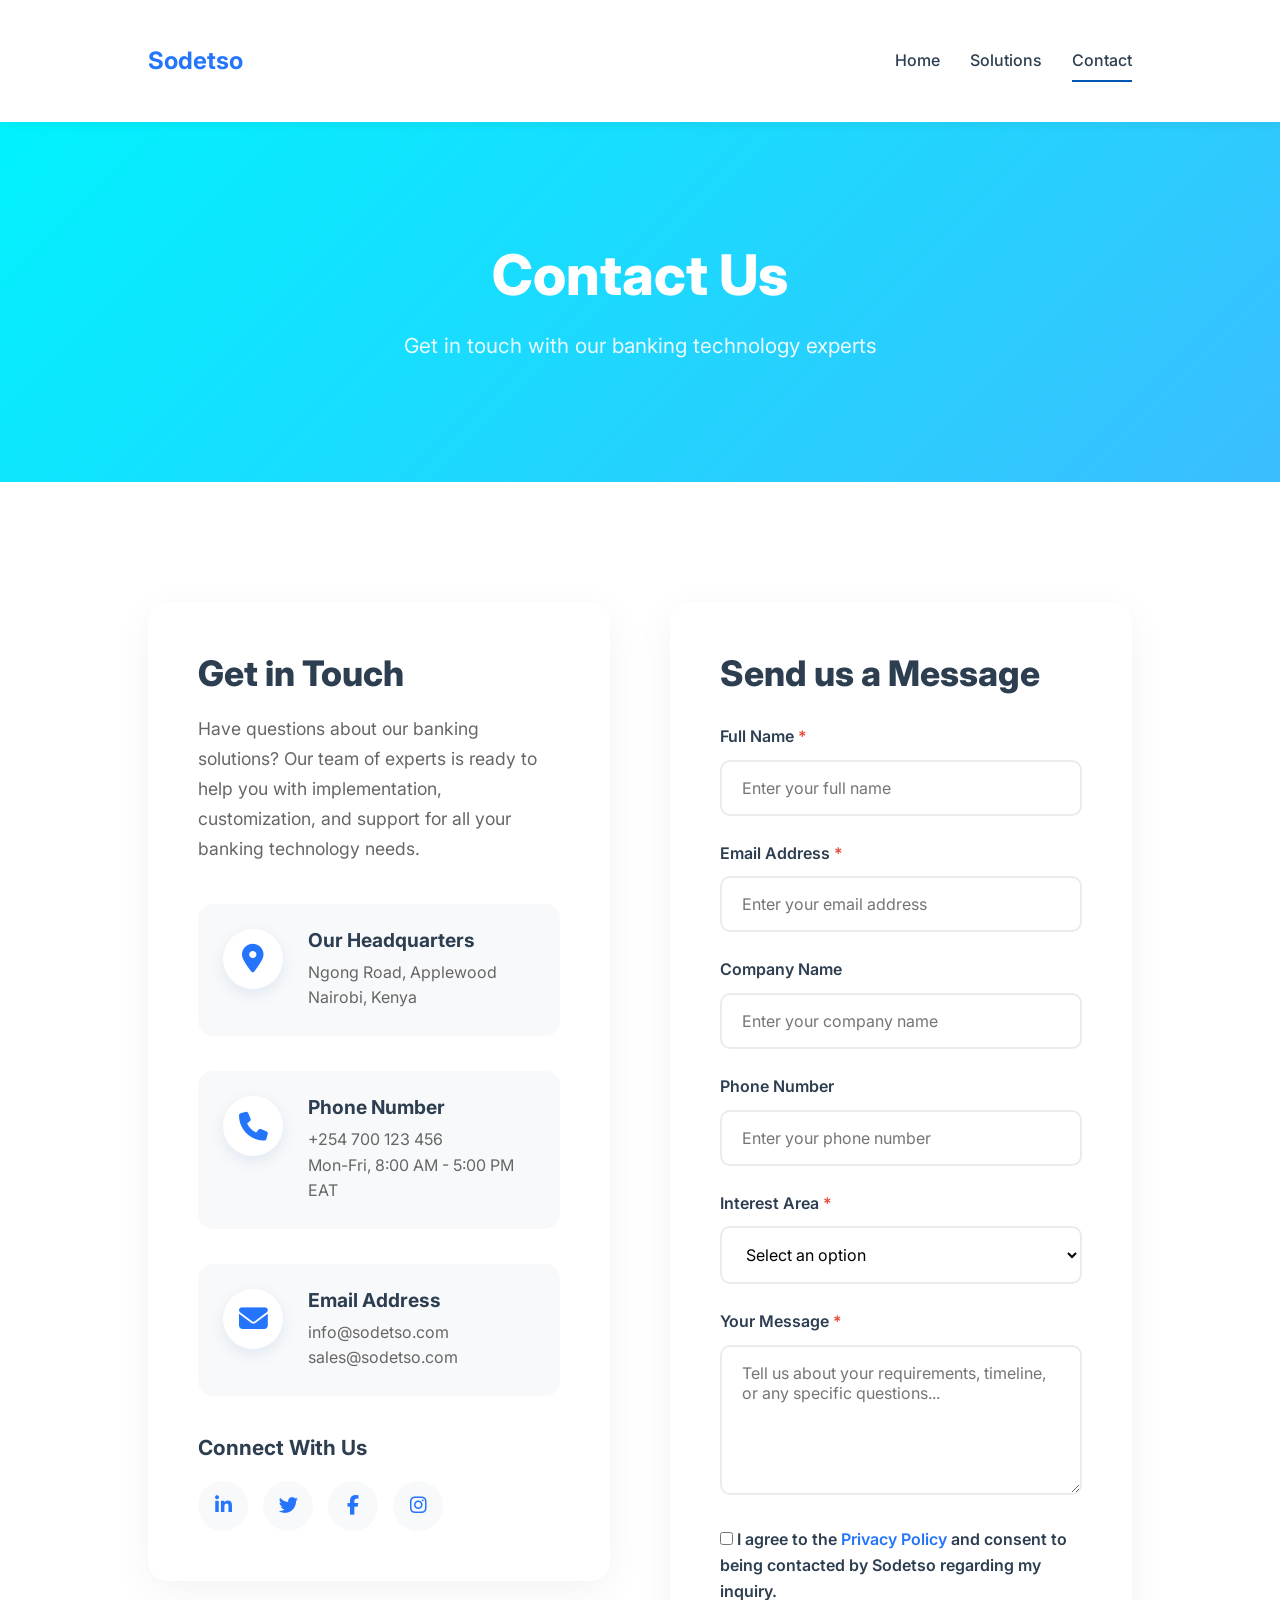
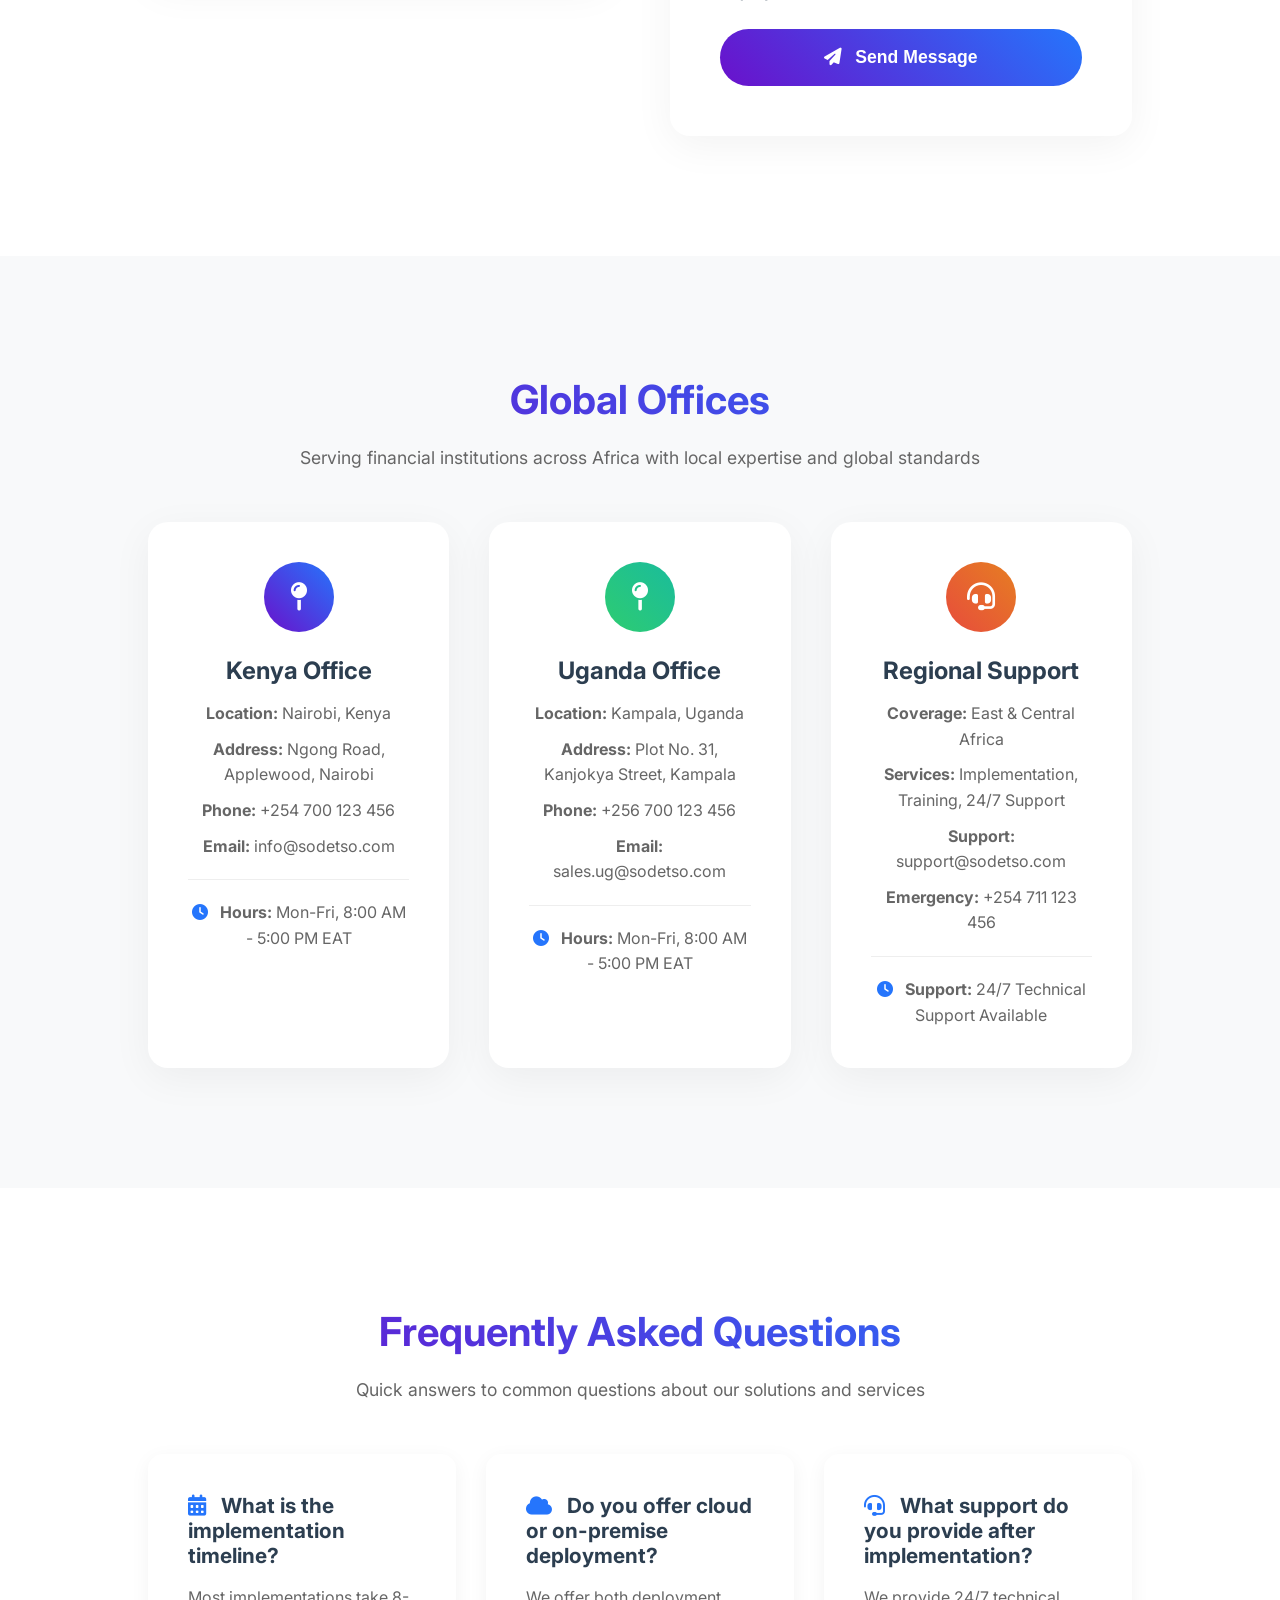
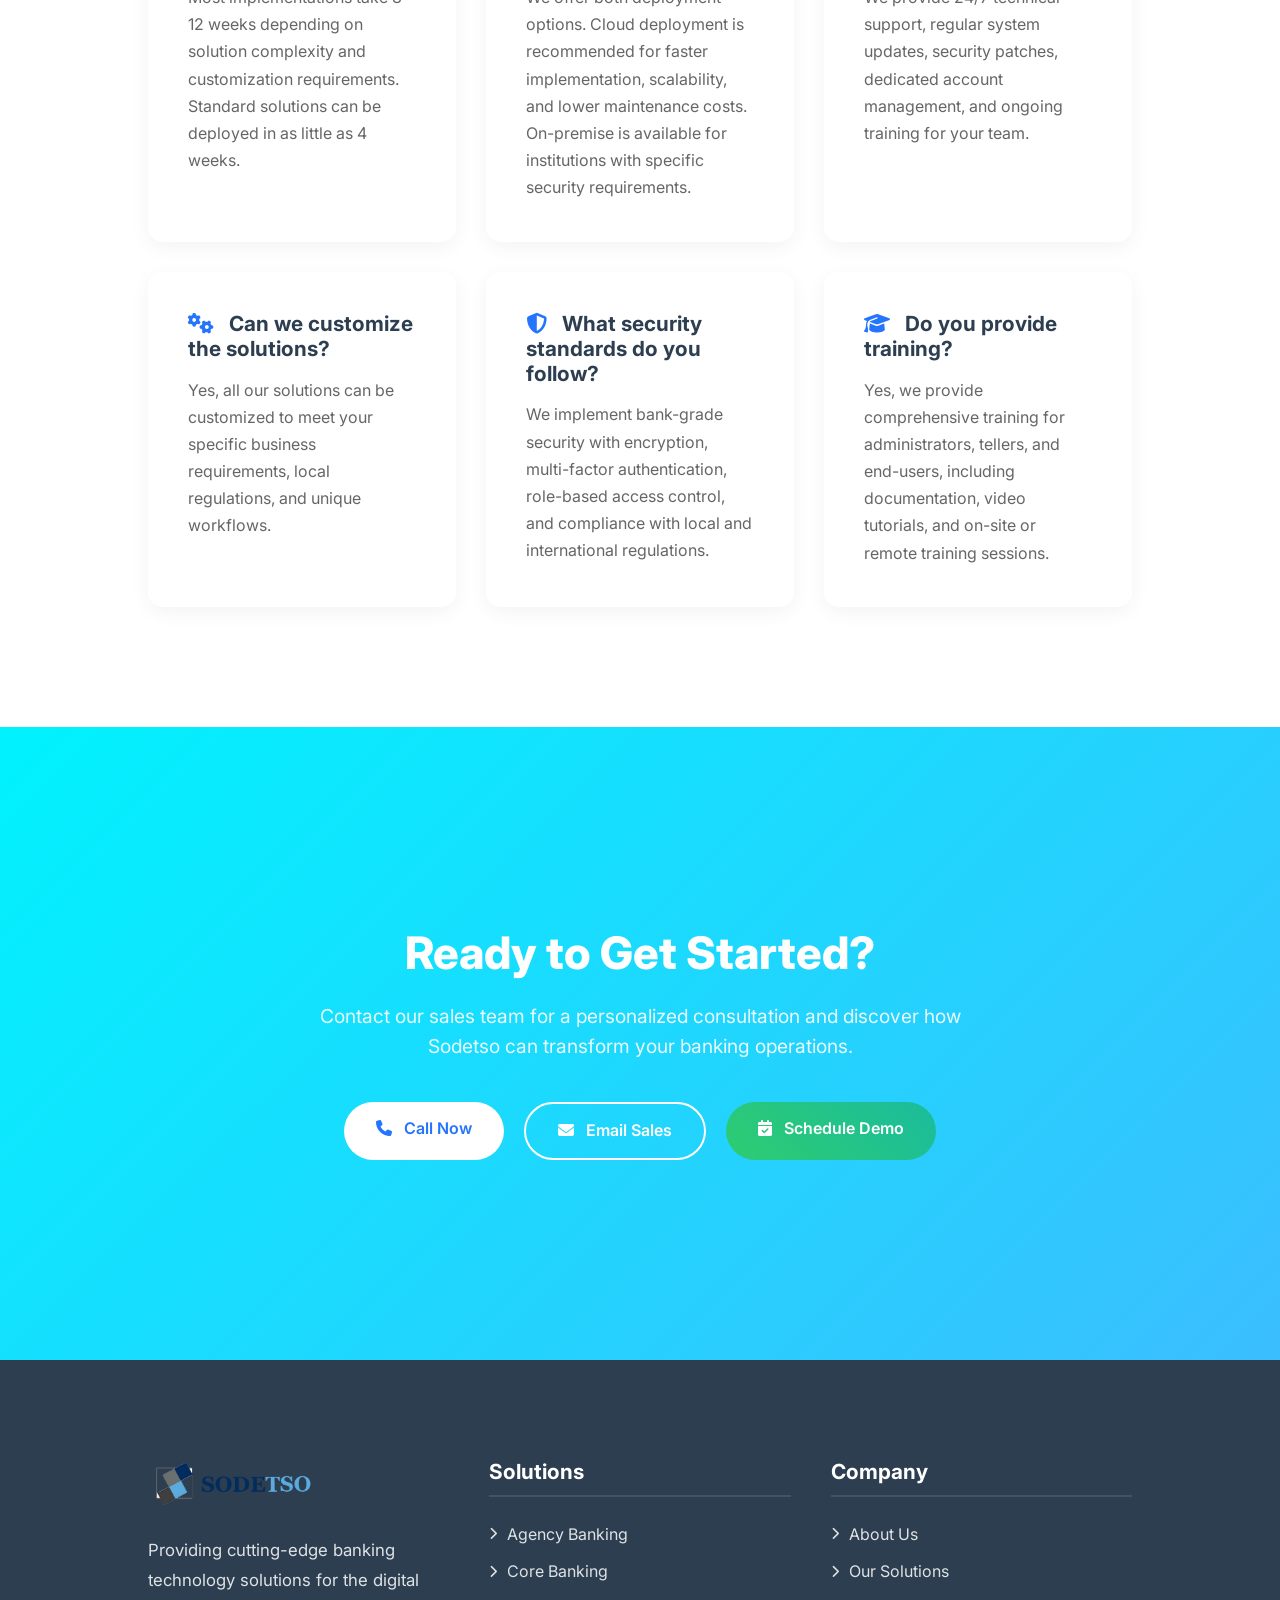
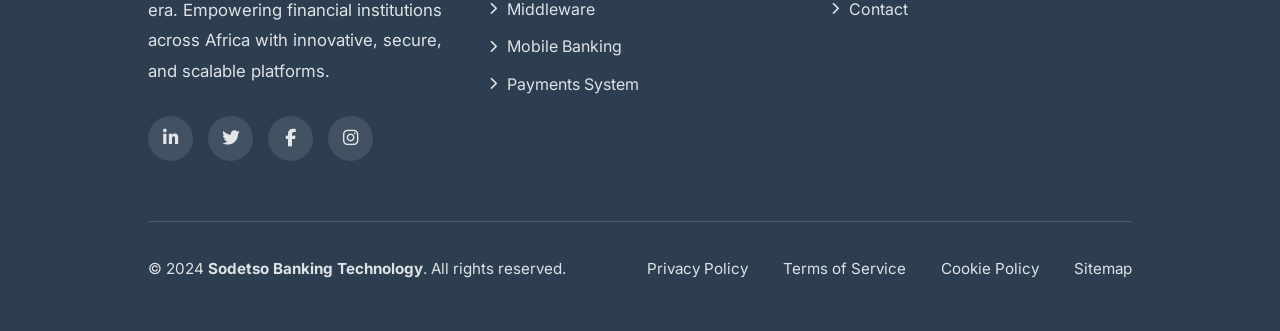
<file: contact.html>
<!DOCTYPE html>
<html lang="en">
<head>
    <meta charset="UTF-8">
    <meta name="viewport" content="width=device-width, initial-scale=1.0">
    <title>Contact Us | Sodetso Banking Technology</title>
    <link rel="stylesheet" href="/cssfiles/style.css">
    <link rel="stylesheet" href="/cssfiles/responsive.css">
    <link rel="stylesheet" href="https://cdnjs.cloudflare.com/ajax/libs/font-awesome/6.4.0/css/all.min.css">
    <link href="https://fonts.googleapis.com/css2?family=Inter:wght@300;400;500;600;700&family=Poppins:wght@400;500;600;700&display=swap" rel="stylesheet">
    
    <!-- Modern Enhancements -->
    <style>
        :root {
            --primary-gradient: linear-gradient(45deg, #6a11cb, #2575fc);
            --secondary-gradient: linear-gradient(45deg, #2ecc71, #1abc9c);
            --accent-gradient: linear-gradient(45deg, #e74c3c, #e67e22);
            --purple-gradient: linear-gradient(45deg, #9b59b6, #34495e);
            --dark-bg: #2c3e50;
            --light-bg: #f8f9fa;
        }
        
        .animated-gradient {
            background: linear-gradient(-45deg, #6a11cb, #2575fc, #4facfe, #00f2fe);
            background-size: 400% 400%;
            animation: gradientBG 15s ease infinite;
        }
        
        @keyframes gradientBG {
            0% { background-position: 0% 50%; }
            50% { background-position: 100% 50%; }
            100% { background-position: 0% 50%; }
        }
        
        .modern-section {
            padding: 100px 0;
        }
        
        .section-title-modern {
            font-size: 2.5rem;
            font-weight: 700;
            margin-bottom: 20px;
            background: var(--primary-gradient);
            -webkit-background-clip: text;
            -webkit-text-fill-color: transparent;
            background-clip: text;
            text-align: center;
        }
        
        .btn-gradient {
            background: linear-gradient(45deg, #6a11cb, #2575fc);
            border: none;
            color: white;
            padding: 14px 32px;
            border-radius: 50px;
            position: relative;
            overflow: hidden;
            transition: all 0.3s ease;
            font-weight: 600;
            cursor: pointer;
            display: inline-block;
            text-decoration: none;
            text-align: center;
        }
        
        .btn-gradient::before {
            content: '';
            position: absolute;
            top: 0;
            left: -100%;
            width: 100%;
            height: 100%;
            background: linear-gradient(45deg, #2575fc, #6a11cb);
            transition: left 0.5s ease;
            z-index: 1;
        }
        
        .btn-gradient:hover::before {
            left: 0;
        }
        
        .btn-gradient span {
            position: relative;
            z-index: 2;
        }
        
        .btn-gradient i {
            margin-right: 8px;
        }
        
        .modern-card {
            background: white;
            border-radius: 15px;
            overflow: hidden;
            transition: transform 0.3s ease, box-shadow 0.3s ease;
            border: none;
            box-shadow: 0 5px 20px rgba(0,0,0,0.08);
            height: 100%;
        }
        
        .modern-card:hover {
            transform: translateY(-10px);
            box-shadow: 0 20px 40px rgba(0,0,0,0.15);
        }
        
        .contact-grid-modern {
            display: grid;
            grid-template-columns: 1fr 1fr;
            gap: 60px;
            align-items: start;
        }
        
        .contact-info-modern {
            background: white;
            padding: 50px;
            border-radius: 20px;
            box-shadow: 0 10px 40px rgba(0,0,0,0.05);
        }
        
        .contact-info-modern h2 {
            font-size: 2.2rem;
            color: #2c3e50;
            margin-bottom: 20px;
            font-weight: 800;
        }
        
        .contact-info-modern > p {
            color: #666;
            font-size: 1.1rem;
            margin-bottom: 40px;
            line-height: 1.7;
        }
        
        .contact-details-modern {
            margin: 40px 0;
        }
        
        .contact-item-modern {
            display: flex;
            align-items: flex-start;
            gap: 25px;
            margin-bottom: 35px;
            padding: 25px;
            background: #f8f9fa;
            border-radius: 15px;
            transition: all 0.3s ease;
        }
        
        .contact-item-modern:hover {
            background: white;
            transform: translateX(10px);
            box-shadow: 0 10px 30px rgba(0,0,0,0.08);
        }
        
        .contact-item-modern i {
            font-size: 1.8rem;
            color: #2575fc;
            width: 60px;
            height: 60px;
            background: white;
            border-radius: 50%;
            display: flex;
            align-items: center;
            justify-content: center;
            flex-shrink: 0;
            box-shadow: 0 5px 15px rgba(0,86,179,0.1);
            transition: all 0.3s ease;
        }
        
        .contact-item-modern:hover i {
            background: var(--primary-gradient);
            color: white;
            transform: scale(1.1);
        }
        
        .contact-item-modern h3 {
            color: #2c3e50;
            margin-bottom: 8px;
            font-size: 1.2rem;
        }
        
        .contact-item-modern p {
            color: #666;
            line-height: 1.6;
            margin: 0;
        }
        
        .social-contact-modern h3 {
            color: #2c3e50;
            margin-bottom: 20px;
            font-size: 1.3rem;
        }
        
        .social-icons-modern {
            display: flex;
            gap: 15px;
        }
        
        .social-icons-modern a {
            display: flex;
            align-items: center;
            justify-content: center;
            width: 50px;
            height: 50px;
            background: #f8f9fa;
            border-radius: 50%;
            color: #2575fc;
            text-decoration: none;
            font-size: 1.2rem;
            transition: all 0.3s ease;
        }
        
        .social-icons-modern a:hover {
            background: var(--primary-gradient);
            color: white;
            transform: translateY(-5px);
        }
        
        .contact-form-modern {
            background: white;
            padding: 50px;
            border-radius: 20px;
            box-shadow: 0 10px 40px rgba(0,0,0,0.05);
        }
        
        .contact-form-modern h2 {
            font-size: 2.2rem;
            color: #2c3e50;
            margin-bottom: 30px;
            font-weight: 800;
        }
        
        .form-group-modern {
            margin-bottom: 25px;
        }
        
        .form-group-modern label {
            display: block;
            margin-bottom: 10px;
            font-weight: 600;
            color: #2c3e50;
            font-size: 1rem;
        }
        
        .form-group-modern input,
        .form-group-modern select,
        .form-group-modern textarea {
            width: 100%;
            padding: 16px 20px;
            border: 2px solid #e9ecef;
            border-radius: 10px;
            font-family: 'Inter', sans-serif;
            font-size: 1rem;
            transition: all 0.3s ease;
            background: white;
        }
        
        .form-group-modern input:focus,
        .form-group-modern select:focus,
        .form-group-modern textarea:focus {
            outline: none;
            border-color: #2575fc;
            box-shadow: 0 0 0 3px rgba(37, 117, 252, 0.1);
        }
        
        .form-group-modern textarea {
            min-height: 150px;
            resize: vertical;
        }
        
        .checkbox-modern {
            display: flex;
            align-items: flex-start;
            gap: 12px;
            cursor: pointer;
            font-size: 0.95rem;
        }
        
        .checkbox-modern input {
            margin-top: 4px;
            width: auto;
        }
        
        .checkbox-modern a {
            color: #2575fc;
            text-decoration: none;
            font-weight: 600;
        }
        
        .checkbox-modern a:hover {
            text-decoration: underline;
        }
        
        .offices-grid-modern {
            display: grid;
            grid-template-columns: repeat(auto-fit, minmax(300px, 1fr));
            gap: 40px;
            margin-top: 50px;
        }
        
        .office-modern {
            background: white;
            padding: 40px;
            border-radius: 20px;
            text-align: center;
            box-shadow: 0 10px 40px rgba(0,0,0,0.05);
            transition: all 0.3s ease;
            border-top: 5px solid var(--primary-gradient);
        }
        
        .office-modern:hover {
            transform: translateY(-10px);
            box-shadow: 0 20px 50px rgba(0,0,0,0.1);
        }
        
        .office-modern h3 {
            color: #2c3e50;
            margin-bottom: 15px;
            font-size: 1.5rem;
        }
        
        .office-modern p {
            color: #666;
            margin-bottom: 10px;
            line-height: 1.6;
        }
        
        .office-modern p:last-child {
            margin-bottom: 0;
        }
        
        .faq-grid-modern {
            display: grid;
            grid-template-columns: repeat(auto-fit, minmax(300px, 1fr));
            gap: 30px;
            margin-top: 50px;
        }
        
        .faq-item-modern {
            background: white;
            padding: 40px;
            border-radius: 15px;
            box-shadow: 0 5px 20px rgba(0,0,0,0.05);
            transition: all 0.3s ease;
        }
        
        .faq-item-modern:hover {
            transform: translateY(-8px);
            box-shadow: 0 15px 35px rgba(0,0,0,0.1);
        }
        
        .faq-item-modern h3 {
            color: #2c3e50;
            margin-bottom: 15px;
            font-size: 1.3rem;
        }
        
        .faq-item-modern p {
            color: #666;
            line-height: 1.7;
            margin: 0;
        }
        
        @media (max-width: 992px) {
            .contact-grid-modern {
                grid-template-columns: 1fr;
            }
            
            .offices-grid-modern,
            .faq-grid-modern {
                grid-template-columns: 1fr;
            }
        }
    </style>
</head>
<body>
    <!-- Modern Navigation -->
    <div id="navbar-container" ></div>
    
    <!-- Modern Page Header -->
    <section class="page-header animated-gradient">
        <div class="container">
            <div style="text-align: center; padding: 100px 0;">
                <h1 style="color: white; font-size: 3.5rem; margin-bottom: 20px; font-weight: 800;">Contact Us</h1>
                <p style="color: rgba(255,255,255,0.9); font-size: 1.3rem; max-width: 700px; margin: 0 auto;">
                    Get in touch with our banking technology experts
                </p>
            </div>
        </div>
    </section>
    
    <!-- Modern Contact Section -->
    <section class="modern-section">
        <div class="container">
            <div class="contact-grid-modern">
                <div class="contact-info-modern">
                    <h2>Get in Touch</h2>
                    <p>Have questions about our banking solutions? Our team of experts is ready to help you with implementation, customization, and support for all your banking technology needs.</p>
                    
                    <div class="contact-details-modern">
                        <div class="contact-item-modern">
                            <i class="fas fa-map-marker-alt"></i>
                            <div>
                                <h3>Our Headquarters</h3>
                                <p>Ngong Road, Applewood<br>Nairobi, Kenya</p>
                            </div>
                        </div>
                        
                        <div class="contact-item-modern">
                            <i class="fas fa-phone"></i>
                            <div>
                                <h3>Phone Number</h3>
                                <p>+254 700 123 456<br>Mon-Fri, 8:00 AM - 5:00 PM EAT</p>
                            </div>
                        </div>
                        
                        <div class="contact-item-modern">
                            <i class="fas fa-envelope"></i>
                            <div>
                                <h3>Email Address</h3>
                                <p>info@sodetso.com<br>sales@sodetso.com</p>
                            </div>
                        </div>
                    </div>
                    
                    <div class="social-contact-modern">
                        <h3>Connect With Us</h3>
                        <div class="social-icons-modern">
                            <a href="#" title="LinkedIn">
                                <i class="fab fa-linkedin-in"></i>
                            </a>
                            <a href="#" title="Twitter">
                                <i class="fab fa-twitter"></i>
                            </a>
                            <a href="#" title="Facebook">
                                <i class="fab fa-facebook-f"></i>
                            </a>
                            <a href="#" title="Instagram">
                                <i class="fab fa-instagram"></i>
                            </a>
                        </div>
                    </div>
                </div>
                
                <div class="contact-form-modern">
                    <h2>Send us a Message</h2>
                    <form id="contactForm" method="POST">
                        <div class="form-group-modern">
                            <label for="name">Full Name <span style="color: #e74c3c;">*</span></label>
                            <input type="text" id="name" name="name" placeholder="Enter your full name" required>
                        </div>
                        
                        <div class="form-group-modern">
                            <label for="email">Email Address <span style="color: #e74c3c;">*</span></label>
                            <input type="email" id="email" name="email" placeholder="Enter your email address" required>
                        </div>
                        
                        <div class="form-group-modern">
                            <label for="company">Company Name</label>
                            <input type="text" id="company" name="company" placeholder="Enter your company name">
                        </div>
                        
                        <div class="form-group-modern">
                            <label for="phone">Phone Number</label>
                            <input type="tel" id="phone" name="phone" placeholder="Enter your phone number">
                        </div>
                        
                        <div class="form-group-modern">
                            <label for="interest">Interest Area <span style="color: #e74c3c;">*</span></label>
                            <select id="interest" name="interest" required>
                                <option value="">Select an option</option>
                                <option value="core-banking">Core Banking System</option>
                                <option value="mobile-banking">Mobile Banking Platform</option>
                                <option value="payments">Payments System</option>
                                <option value="agency-banking">Agency Banking</option>
                                <option value="middleware">Middleware Integration</option>
                                <option value="analytics">Analytics & Reporting</option>
                                <option value="implementation">Implementation Services</option>
                                <option value="support">Technical Support</option>
                                <option value="other">Other Inquiry</option>
                            </select>
                        </div>
                        
                        <div class="form-group-modern">
                            <label for="message">Your Message <span style="color: #e74c3c;">*</span></label>
                            <textarea id="message" name="message" placeholder="Tell us about your requirements, timeline, or any specific questions..." required></textarea>
                        </div>
                        
                        <div class="form-group-modern">
                            <label class="checkbox-modern">
                                <input type="checkbox" required>
                                <span>I agree to the <a href="privacy.html">Privacy Policy</a> and consent to being contacted by Sodetso regarding my inquiry.</span>
                            </label>
                        </div>
                        
                        <button type="submit" class="btn-gradient" style="width: 100%; padding: 18px; font-size: 1.1rem;">
                            <i class="fas fa-paper-plane"></i> <span>Send Message</span>
                        </button>
                    </form>
                </div>
            </div>
        </div>
    </section>
    
    <!-- Modern Global Offices -->
    <section class="modern-section" style="background: var(--light-bg);">
        <div class="container">
            <h2 class="section-title-modern">Global Offices</h2>
            <p style="text-align: center; color: #666; max-width: 700px; margin: 0 auto 50px; font-size: 1.1rem;">
                Serving financial institutions across Africa with local expertise and global standards
            </p>
            
            <div class="offices-grid-modern">
                <div class="office-modern">
                    <div style="width: 70px; height: 70px; background: var(--primary-gradient); border-radius: 50%; display: flex; align-items: center; justify-content: center; margin: 0 auto 25px;">
                        <i class="fas fa-map-pin" style="color: white; font-size: 28px;"></i>
                    </div>
                    <h3>Kenya Office</h3>
                    <p><strong>Location:</strong> Nairobi, Kenya</p>
                    <p><strong>Address:</strong> Ngong Road, Applewood, Nairobi</p>
                    <p><strong>Phone:</strong> +254 700 123 456</p>
                    <p><strong>Email:</strong> info@sodetso.com</p>
                    <p style="margin-top: 20px; padding-top: 20px; border-top: 1px solid #eee;">
                        <i class="fas fa-clock" style="color: #2575fc; margin-right: 8px;"></i>
                        <strong>Hours:</strong> Mon-Fri, 8:00 AM - 5:00 PM EAT
                    </p>
                </div>
                
                <div class="office-modern">
                    <div style="width: 70px; height: 70px; background: var(--secondary-gradient); border-radius: 50%; display: flex; align-items: center; justify-content: center; margin: 0 auto 25px;">
                        <i class="fas fa-map-pin" style="color: white; font-size: 28px;"></i>
                    </div>
                    <h3>Uganda Office</h3>
                    <p><strong>Location:</strong> Kampala, Uganda</p>
                    <p><strong>Address:</strong> Plot No. 31, Kanjokya Street, Kampala</p>
                    <p><strong>Phone:</strong> +256 700 123 456</p>
                    <p><strong>Email:</strong> sales.ug@sodetso.com</p>
                    <p style="margin-top: 20px; padding-top: 20px; border-top: 1px solid #eee;">
                        <i class="fas fa-clock" style="color: #2575fc; margin-right: 8px;"></i>
                        <strong>Hours:</strong> Mon-Fri, 8:00 AM - 5:00 PM EAT
                    </p>
                </div>
                
                <div class="office-modern">
                    <div style="width: 70px; height: 70px; background: var(--accent-gradient); border-radius: 50%; display: flex; align-items: center; justify-content: center; margin: 0 auto 25px;">
                        <i class="fas fa-headset" style="color: white; font-size: 28px;"></i>
                    </div>
                    <h3>Regional Support</h3>
                    <p><strong>Coverage:</strong> East & Central Africa</p>
                    <p><strong>Services:</strong> Implementation, Training, 24/7 Support</p>
                    <p><strong>Support:</strong> support@sodetso.com</p>
                    <p><strong>Emergency:</strong> +254 711 123 456</p>
                    <p style="margin-top: 20px; padding-top: 20px; border-top: 1px solid #eee;">
                        <i class="fas fa-clock" style="color: #2575fc; margin-right: 8px;"></i>
                        <strong>Support:</strong> 24/7 Technical Support Available
                    </p>
                </div>
            </div>
        </div>
    </section>
    
    <!-- Modern FAQ -->
    <section class="modern-section">
        <div class="container">
            <h2 class="section-title-modern">Frequently Asked Questions</h2>
            <p style="text-align: center; color: #666; max-width: 700px; margin: 0 auto 50px; font-size: 1.1rem;">
                Quick answers to common questions about our solutions and services
            </p>
            
            <div class="faq-grid-modern">
                <div class="faq-item-modern">
                    <h3><i class="fas fa-calendar-alt" style="color: #2575fc; margin-right: 10px;"></i> What is the implementation timeline?</h3>
                    <p>Most implementations take 8-12 weeks depending on solution complexity and customization requirements. Standard solutions can be deployed in as little as 4 weeks.</p>
                </div>
                
                <div class="faq-item-modern">
                    <h3><i class="fas fa-cloud" style="color: #2575fc; margin-right: 10px;"></i> Do you offer cloud or on-premise deployment?</h3>
                    <p>We offer both deployment options. Cloud deployment is recommended for faster implementation, scalability, and lower maintenance costs. On-premise is available for institutions with specific security requirements.</p>
                </div>
                
                <div class="faq-item-modern">
                    <h3><i class="fas fa-headset" style="color: #2575fc; margin-right: 10px;"></i> What support do you provide after implementation?</h3>
                    <p>We provide 24/7 technical support, regular system updates, security patches, dedicated account management, and ongoing training for your team.</p>
                </div>
                
                <div class="faq-item-modern">
                    <h3><i class="fas fa-cogs" style="color: #2575fc; margin-right: 10px;"></i> Can we customize the solutions?</h3>
                    <p>Yes, all our solutions can be customized to meet your specific business requirements, local regulations, and unique workflows.</p>
                </div>
                
                <div class="faq-item-modern">
                    <h3><i class="fas fa-shield-alt" style="color: #2575fc; margin-right: 10px;"></i> What security standards do you follow?</h3>
                    <p>We implement bank-grade security with encryption, multi-factor authentication, role-based access control, and compliance with local and international regulations.</p>
                </div>
                
                <div class="faq-item-modern">
                    <h3><i class="fas fa-graduation-cap" style="color: #2575fc; margin-right: 10px;"></i> Do you provide training?</h3>
                    <p>Yes, we provide comprehensive training for administrators, tellers, and end-users, including documentation, video tutorials, and on-site or remote training sessions.</p>
                </div>
            </div>
        </div>
    </section>
    
    <!-- Modern CTA -->
    <section class="modern-section animated-gradient">
        <div class="container">
            <div style="text-align: center; padding: 80px 20px;">
                <h2 style="color: white; font-size: 2.8rem; margin-bottom: 20px; font-weight: 800;">Ready to Get Started?</h2>
                <p style="color: rgba(255,255,255,0.9); font-size: 1.2rem; max-width: 700px; margin: 0 auto 40px;">
                    Contact our sales team for a personalized consultation and discover how Sodetso can transform your banking operations.
                </p>
                <div style="display: flex; gap: 20px; justify-content: center; flex-wrap: wrap;">
                    <a href="tel:+254700123456" class="btn-gradient" style="background: white; color: #2575fc;">
                        <i class="fas fa-phone"></i> <span>Call Now</span>
                    </a>
                    <a href="mailto:sales@sodetso.com" class="btn-gradient" style="background: transparent; border: 2px solid white;">
                        <i class="fas fa-envelope"></i> <span>Email Sales</span>
                    </a>
                    <a href="schedule-demo.html" class="btn-gradient" style="background: var(--secondary-gradient);">
                        <i class="fas fa-calendar-check"></i> <span>Schedule Demo</span>
                    </a>
                </div>
            </div>
        </div>
    </section>
    
    <!-- Modern Footer -->
    <!-- footer.html -->
<footer class="footer" style="background: #2c3e50; color: white; padding: 80px 0 30px;">
    <div class="container">
        <div class="footer-grid" style="display: grid; grid-template-columns: repeat(auto-fit, minmax(250px, 1fr)); gap: 40px; margin-bottom: 60px;">
            <div class="footer-col">
                <div class="footer-logo" style="display: flex; align-items: center; margin-bottom: 25px;">
                    <img src="/images/sodetso (1).png" alt="Sodetso Logo" style="height: 50px; margin-right: 15px;">
                    <span style="font-size: 1.8rem; font-weight: 800; color: white;"></span>
                </div>
                <p style="color: rgba(255,255,255,0.85); line-height: 1.8; margin-bottom: 30px; font-size: 1.05rem;">
                    Providing cutting-edge banking technology solutions for the digital era. Empowering financial institutions across Africa with innovative, secure, and scalable platforms.
                </p>
                <div class="social-links" style="display: flex; gap: 15px;">
                    <a href="#" style="display: flex; align-items: center; justify-content: center; width: 45px; height: 45px; background: rgba(255,255,255,0.1); border-radius: 50%; color: white; text-decoration: none; transition: all 0.3s; font-size: 1.1rem;">
                        <i class="fab fa-linkedin-in"></i>
                    </a>
                    <a href="#" style="display: flex; align-items: center; justify-content: center; width: 45px; height: 45px; background: rgba(255,255,255,0.1); border-radius: 50%; color: white; text-decoration: none; transition: all 0.3s; font-size: 1.1rem;">
                        <i class="fab fa-twitter"></i>
                    </a>
                    <a href="#" style="display: flex; align-items: center; justify-content: center; width: 45px; height: 45px; background: rgba(255,255,255,0.1); border-radius: 50%; color: white; text-decoration: none; transition: all 0.3s; font-size: 1.1rem;">
                        <i class="fab fa-facebook-f"></i>
                    </a>
                    <a href="#" style="display: flex; align-items: center; justify-content: center; width: 45px; height: 45px; background: rgba(255,255,255,0.1); border-radius: 50%; color: white; text-decoration: none; transition: all 0.3s; font-size: 1.1rem;">
                        <i class="fab fa-instagram"></i>
                    </a>
                </div>
            </div>
            
            <div class="footer-col">
                <h3 style="color: white; margin-bottom: 25px; font-size: 1.3rem; font-weight: 700; padding-bottom: 10px; border-bottom: 2px solid rgba(255,255,255,0.1);">Solutions</h3>
                <ul style="list-style: none; padding: 0;">
                    <li style="margin-bottom: 12px;">
                        <a href="agency-banking.html" style="color: rgba(255,255,255,0.85); text-decoration: none; transition: all 0.3s; display: flex; align-items: center; gap: 10px;">
                            <i class="fas fa-chevron-right" style="font-size: 0.8rem; opacity: 0.7;"></i>
                            <span>Agency Banking</span>
                        </a>
                    </li>
                    <li style="margin-bottom: 12px;">
                        <a href="core-banking.html" style="color: rgba(255,255,255,0.85); text-decoration: none; transition: all 0.3s; display: flex; align-items: center; gap: 10px;">
                            <i class="fas fa-chevron-right" style="font-size: 0.8rem; opacity: 0.7;"></i>
                            <span>Core Banking</span>
                        </a>
                    </li>
                    <li style="margin-bottom: 12px;">
                        <a href="middleware.html" style="color: rgba(255,255,255,0.85); text-decoration: none; transition: all 0.3s; display: flex; align-items: center; gap: 10px;">
                            <i class="fas fa-chevron-right" style="font-size: 0.8rem; opacity: 0.7;"></i>
                            <span>Middleware</span>
                        </a>
                    </li>
                    <li style="margin-bottom: 12px;">
                        <a href="mobile-banking.html" style="color: rgba(255,255,255,0.85); text-decoration: none; transition: all 0.3s; display: flex; align-items: center; gap: 10px;">
                            <i class="fas fa-chevron-right" style="font-size: 0.8rem; opacity: 0.7;"></i>
                            <span>Mobile Banking</span>
                        </a>
                    </li>
                    <li style="margin-bottom: 12px;">
                        <a href="payments.html" style="color: rgba(255,255,255,0.85); text-decoration: none; transition: all 0.3s; display: flex; align-items: center; gap: 10px;">
                            <i class="fas fa-chevron-right" style="font-size: 0.8rem; opacity: 0.7;"></i>
                            <span>Payments System</span>
                        </a>
                    </li>
                </ul>
            </div>
            
            <div class="footer-col">
                <h3 style="color: white; margin-bottom: 25px; font-size: 1.3rem; font-weight: 700; padding-bottom: 10px; border-bottom: 2px solid rgba(255,255,255,0.1);">Company</h3>
                <ul style="list-style: none; padding: 0;">
                    <li style="margin-bottom: 12px;">
                        <a href="about.html" style="color: rgba(255,255,255,0.85); text-decoration: none; transition: all 0.3s; display: flex; align-items: center; gap: 10px;">
                            <i class="fas fa-chevron-right" style="font-size: 0.8rem; opacity: 0.7;"></i>
                            <span>About Us</span>
                        </a>
                    </li>
                    <li style="margin-bottom: 12px;">
                        <a href="solutions.html" style="color: rgba(255,255,255,0.85); text-decoration: none; transition: all 0.3s; display: flex; align-items: center; gap: 10px;">
                            <i class="fas fa-chevron-right" style="font-size: 0.8rem; opacity: 0.7;"></i>
                            <span>Our Solutions</span>
                        </a>
                    </li>
                    <li style="margin-bottom: 12px;">
                        <a href="contact.html" style="color: rgba(255,255,255,0.85); text-decoration: none; transition: all 0.3s; display: flex; align-items: center; gap: 10px;">
                            <i class="fas fa-chevron-right" style="font-size: 0.8rem; opacity: 0.7;"></i>
                            <span>Contact</span>
                        </a>
                   
                    </li>
                </ul>
            </div>
        </div>
        <div class="footer-bottom" style="padding-top: 35px; border-top: 1px solid rgba(255,255,255,0.15); display: flex; justify-content: space-between; align-items: center; flex-wrap: wrap; gap: 25px;">
            <p style="color: rgba(255,255,255,0.75); margin: 0; font-size: 0.95rem;">
                &copy; 2024 <strong style="color: white;">Sodetso Banking Technology</strong>. All rights reserved.
            </p>
            <div class="footer-links" style="display: flex; gap: 35px;">
                <a href="#" style="color: rgba(255,255,255,0.75); text-decoration: none; transition: color 0.3s; font-size: 0.95rem;">Privacy Policy</a>
                <a href="#" style="color: rgba(255,255,255,0.75); text-decoration: none; transition: color 0.3s; font-size: 0.95rem;">Terms of Service</a>
                <a href="#" style="color: rgba(255,255,255,0.75); text-decoration: none; transition: color 0.3s; font-size: 0.95rem;">Cookie Policy</a>
                <a href="sitemap.html" style="color: rgba(255,255,255,0.75); text-decoration: none; transition: color 0.3s; font-size: 0.95rem;">Sitemap</a>
            </div>
        </div>
        
        <!-- Back to Top Button -->
        <button id="backToTop" style="position: fixed; bottom: 30px; right: 30px; width: 50px; height: 50px; background: linear-gradient(45deg, #6a11cb, #2575fc); border: none; border-radius: 50%; color: white; font-size: 1.2rem; cursor: pointer; z-index: 1000; box-shadow: 0 5px 20px rgba(0,0,0,0.2); display: none; transition: all 0.3s ease;"
                onmouseover="this.style.transform='translateY(-5px)'; this.style.boxShadow='0 10px 25px rgba(0,0,0,0.3)';"
                onmouseout="this.style.transform='translateY(0)'; this.style.boxShadow='0 5px 20px rgba(0,0,0,0.2)';">
            <i class="fas fa-arrow-up"></i>
        </button>
    </div>
</footer>

<script>
    // Back to Top functionality
    document.addEventListener('DOMContentLoaded', function() {
        const backToTopButton = document.getElementById('backToTop');
        
        // Show/hide button based on scroll position
        window.addEventListener('scroll', function() {
            if (window.pageYOffset > 300) {
                backToTopButton.style.display = 'flex';
                backToTopButton.style.alignItems = 'center';
                backToTopButton.style.justifyContent = 'center';
            } else {
                backToTopButton.style.display = 'none';
            }
        });
        
        // Scroll to top when clicked
        backToTopButton.addEventListener('click', function() {
            window.scrollTo({
                top: 0,
                behavior: 'smooth'
            });
        });
        
        // Add hover animations to footer links
        const footerLinks = document.querySelectorAll('.footer a');
        footerLinks.forEach(link => {
            link.addEventListener('mouseenter', function() {
                this.style.color = 'white';
                this.style.paddingLeft = '5px';
                
                // Animate chevron for links that have it
                const chevron = this.querySelector('.fa-chevron-right');
                if (chevron) {
                    chevron.style.transform = 'translateX(3px)';
                    chevron.style.opacity = '1';
                }
            });
            
            link.addEventListener('mouseleave', function() {
                this.style.color = 'rgba(255,255,255,0.85)';
                this.style.paddingLeft = '0';
                
                // Reset chevron
                const chevron = this.querySelector('.fa-chevron-right');
                if (chevron) {
                    chevron.style.transform = 'translateX(0)';
                    chevron.style.opacity = '0.7';
                }
            });
        });
        
        // Add hover animations to social icons
        const socialIcons = document.querySelectorAll('.social-links a');
        socialIcons.forEach(icon => {
            icon.addEventListener('mouseenter', function() {
                this.style.background = 'linear-gradient(45deg, #6a11cb, #2575fc)';
                this.style.transform = 'translateY(-5px) scale(1.1)';
                this.style.boxShadow = '0 10px 20px rgba(0,0,0,0.2)';
            });
            
            icon.addEventListener('mouseleave', function() {
                this.style.background = 'rgba(255,255,255,0.1)';
                this.style.transform = 'translateY(0) scale(1)';
                this.style.boxShadow = 'none';
            });
        });
        
        // Add animation to footer bottom links
        const footerBottomLinks = document.querySelectorAll('.footer-links a');
        footerBottomLinks.forEach(link => {
            link.addEventListener('mouseenter', function() {
                this.style.color = 'white';
            });
            
            link.addEventListener('mouseleave', function() {
                this.style.color = 'rgba(255,255,255,0.75)';
            });
        });
        
        // Add subtle fade-in animation for footer
        const footer = document.querySelector('.footer');
        footer.style.opacity = '0';
        footer.style.transform = 'translateY(20px)';
        footer.style.transition = 'all 0.6s ease';
        
        setTimeout(() => {
            footer.style.opacity = '1';
            footer.style.transform = 'translateY(0)';
        }, 300);
    });
    
    // Add CSS for smooth transitions
    const style = document.createElement('style');
    style.textContent = `
        .footer a, .footer-links a, .social-links a {
            transition: all 0.3s ease !important;
        }
        
        .footer li a .fa-chevron-right {
            transition: all 0.3s ease !important;
        }
        
        #backToTop {
            transition: all 0.3s ease !important;
        }
    `;
    document.head.appendChild(style);
</script>
    
    <!-- Scripts -->
    <script src="/cssfiles/Js/component.js"></script>
    <script src="/cssfiles/Js/main.js"></script>
    
    <!-- Additional JavaScript for animations and form handling -->
    <script>
        document.addEventListener('DOMContentLoaded', function() {
            // Animate contact items
            document.querySelectorAll('.contact-item-modern').forEach(item => {
                item.addEventListener('mouseenter', function() {
                    this.style.transform = 'translateX(10px)';
                });
                
                item.addEventListener('mouseleave', function() {
                    this.style.transform = 'translateX(0)';
                });
            });
            
            // Animate office cards
            document.querySelectorAll('.office-modern').forEach(office => {
                office.addEventListener('mouseenter', function() {
                    this.style.transform = 'translateY(-10px)';
                });
                
                office.addEventListener('mouseleave', function() {
                    this.style.transform = 'translateY(0)';
                });
            });
            
            // Animate FAQ items
            document.querySelectorAll('.faq-item-modern').forEach(faq => {
                faq.addEventListener('mouseenter', function() {
                    this.style.transform = 'translateY(-8px)';
                });
                
                faq.addEventListener('mouseleave', function() {
                    this.style.transform = 'translateY(0)';
                });
            });
            
            // Animate form inputs on focus
            document.querySelectorAll('input, select, textarea').forEach(input => {
                input.addEventListener('focus', function() {
                    this.parentElement.style.transform = 'translateY(-2px)';
                });
                
                input.addEventListener('blur', function() {
                    this.parentElement.style.transform = 'translateY(0)';
                });
            });
            
            // Enhanced form submission
            const contactForm = document.getElementById('contactForm');
            if (contactForm) {
                contactForm.addEventListener('submit', function(e) {
                    e.preventDefault();
                    
                    // Get form data
                    const formData = new FormData(this);
                    const formValues = Object.fromEntries(formData);
                    
                    // Show loading state
                    const submitButton = this.querySelector('button[type="submit"]');
                    const originalText = submitButton.innerHTML;
                    submitButton.innerHTML = '<i class="fas fa-spinner fa-spin"></i> <span>Sending...</span>';
                    submitButton.disabled = true;
                    
                    // Simulate API call (replace with actual API endpoint)
                    setTimeout(() => {
                        // Success message
                        const successMessage = document.createElement('div');
                        successMessage.style.cssText = `
                            background: #2ecc71;
                            color: white;
                            padding: 20px;
                            border-radius: 10px;
                            margin-top: 20px;
                            text-align: center;
                            animation: fadeIn 0.5s ease;
                        `;
                        successMessage.innerHTML = `
                            <h3 style="margin-bottom: 10px; color: white;"><i class="fas fa-check-circle"></i> Message Sent Successfully!</h3>
                            <p style="margin: 0; opacity: 0.9;">Thank you, ${formValues.name}. Our team will contact you within 24 hours.</p>
                        `;
                        
                        // Insert success message after form
                        this.parentNode.insertBefore(successMessage, this.nextSibling);
                        
                        // Reset form
                        this.reset();
                        
                        // Reset button
                        submitButton.innerHTML = originalText;
                        submitButton.disabled = false;
                        
                        // Scroll to success message
                        successMessage.scrollIntoView({ behavior: 'smooth', block: 'center' });
                        
                        // Remove success message after 10 seconds
                        setTimeout(() => {
                            successMessage.style.opacity = '0';
                            successMessage.style.transform = 'translateY(-20px)';
                            successMessage.style.transition = 'all 0.5s ease';
                            setTimeout(() => successMessage.remove(), 500);
                        }, 10000);
                        
                    }, 1500); // Simulate network delay
                });
            }
            
            // Add CSS for fadeIn animation
            const style = document.createElement('style');
            style.textContent = `
                @keyframes fadeIn {
                    from { opacity: 0; transform: translateY(-20px); }
                    to { opacity: 1; transform: translateY(0); }
                }
            `;
            document.head.appendChild(style);
            
            // Scroll animations for sections
            const observerOptions = {
                threshold: 0.2,
                rootMargin: '0px 0px -50px 0px'
            };
            
            const observer = new IntersectionObserver((entries) => {
                entries.forEach(entry => {
                    if (entry.isIntersecting) {
                        entry.target.style.opacity = '1';
                        entry.target.style.transform = 'translateY(0)';
                    }
                });
            }, observerOptions);
            
            // Animate sections on scroll
            const sections = document.querySelectorAll('.modern-section');
            sections.forEach(section => {
                if (!section.classList.contains('animated-gradient')) {
                    section.style.opacity = '0';
                    section.style.transform = 'translateY(30px)';
                    section.style.transition = 'all 0.6s ease';
                    observer.observe(section);
                }
            });
            
            // Button hover effects
            document.querySelectorAll('.btn-gradient').forEach(btn => {
                btn.addEventListener('mouseenter', function() {
                    this.style.transform = 'scale(1.05)';
                });
                
                btn.addEventListener('mouseleave', function() {
                    this.style.transform = 'scale(1)';
                });
            });
        });
    </script>
</body>
</html>
</file>
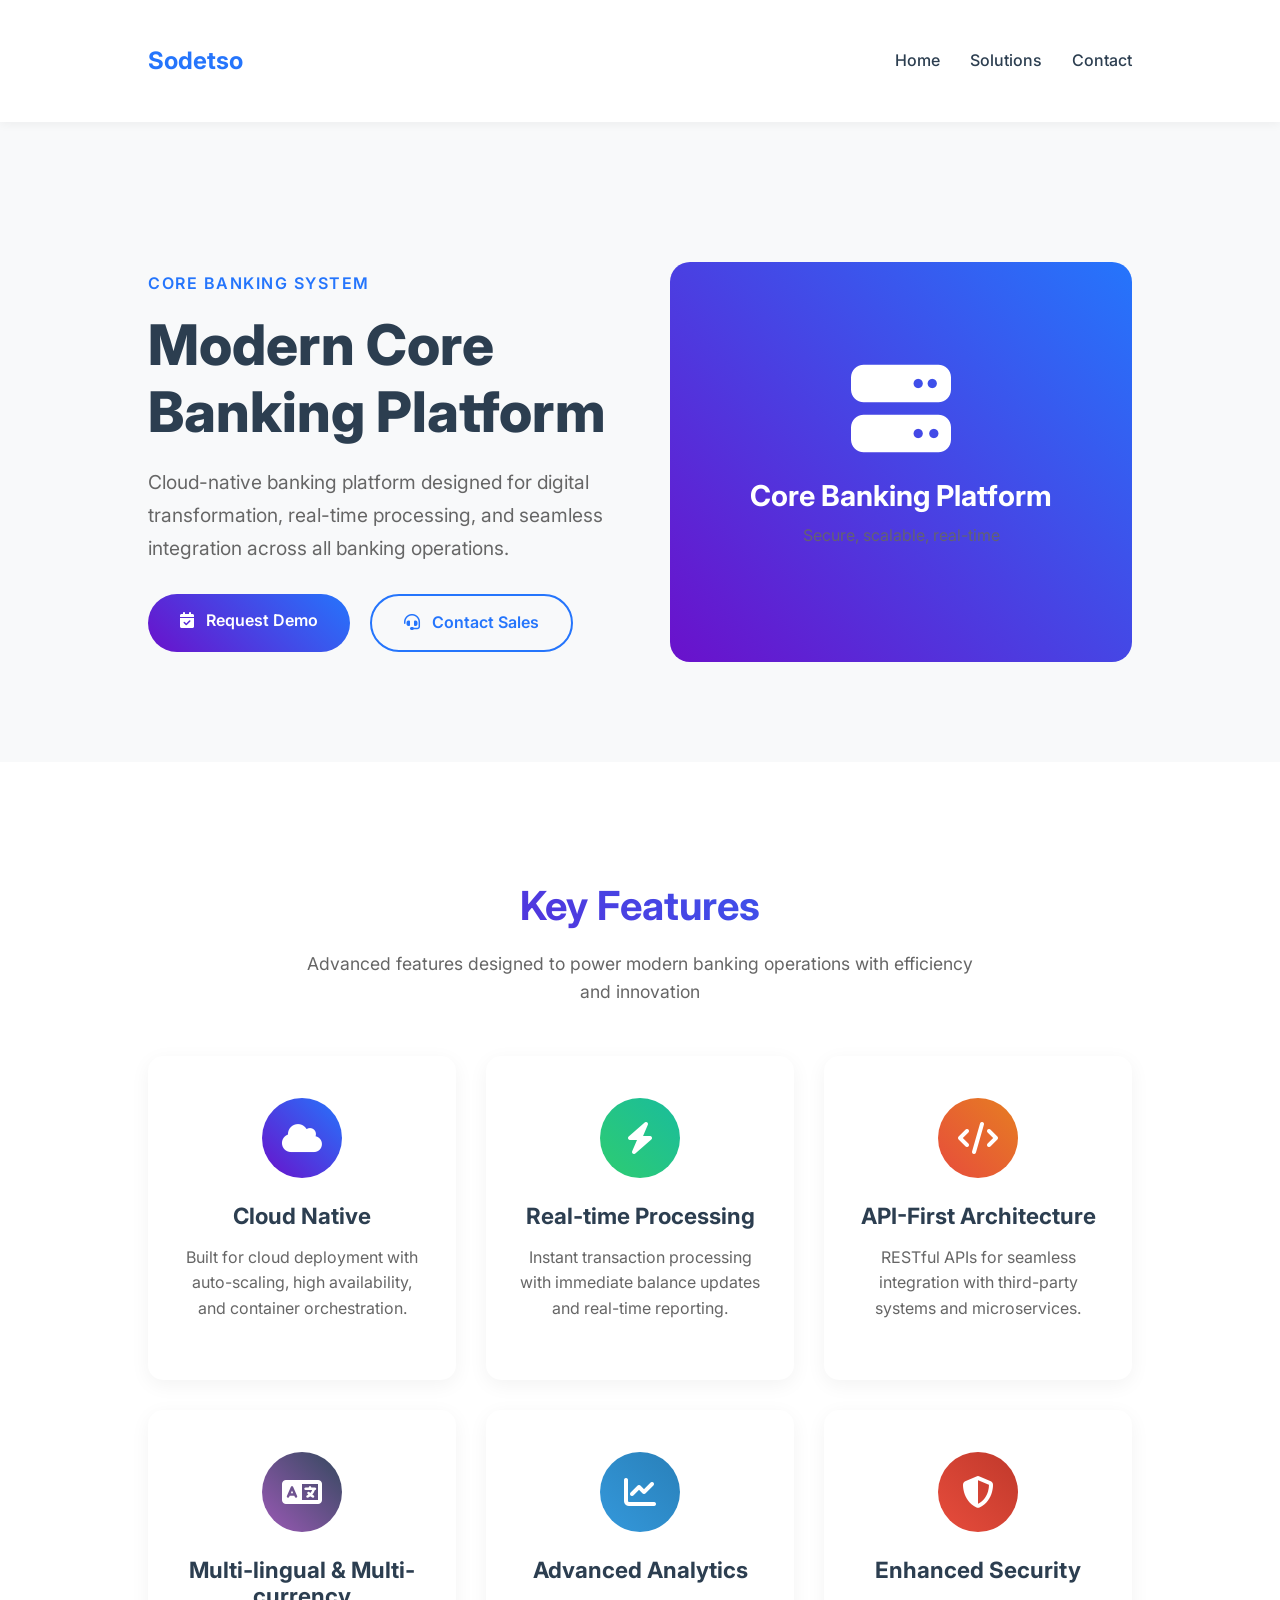
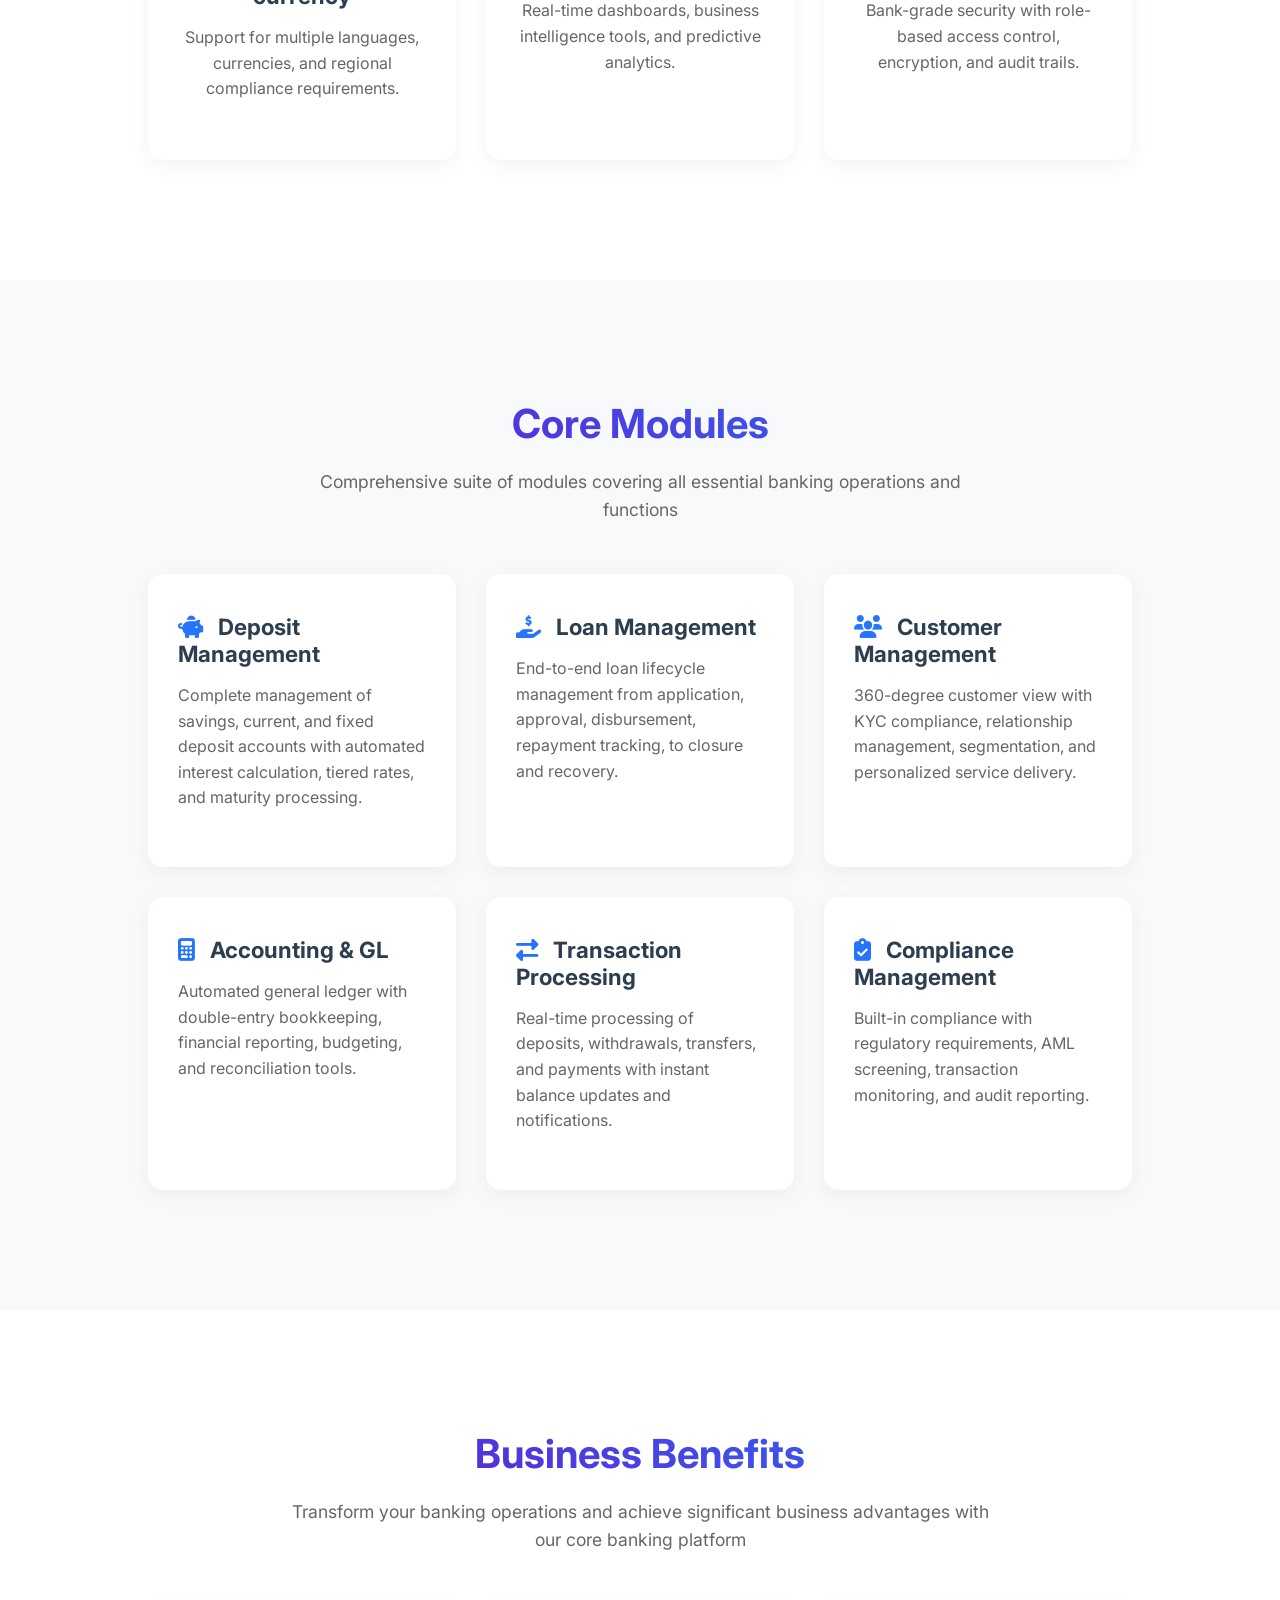
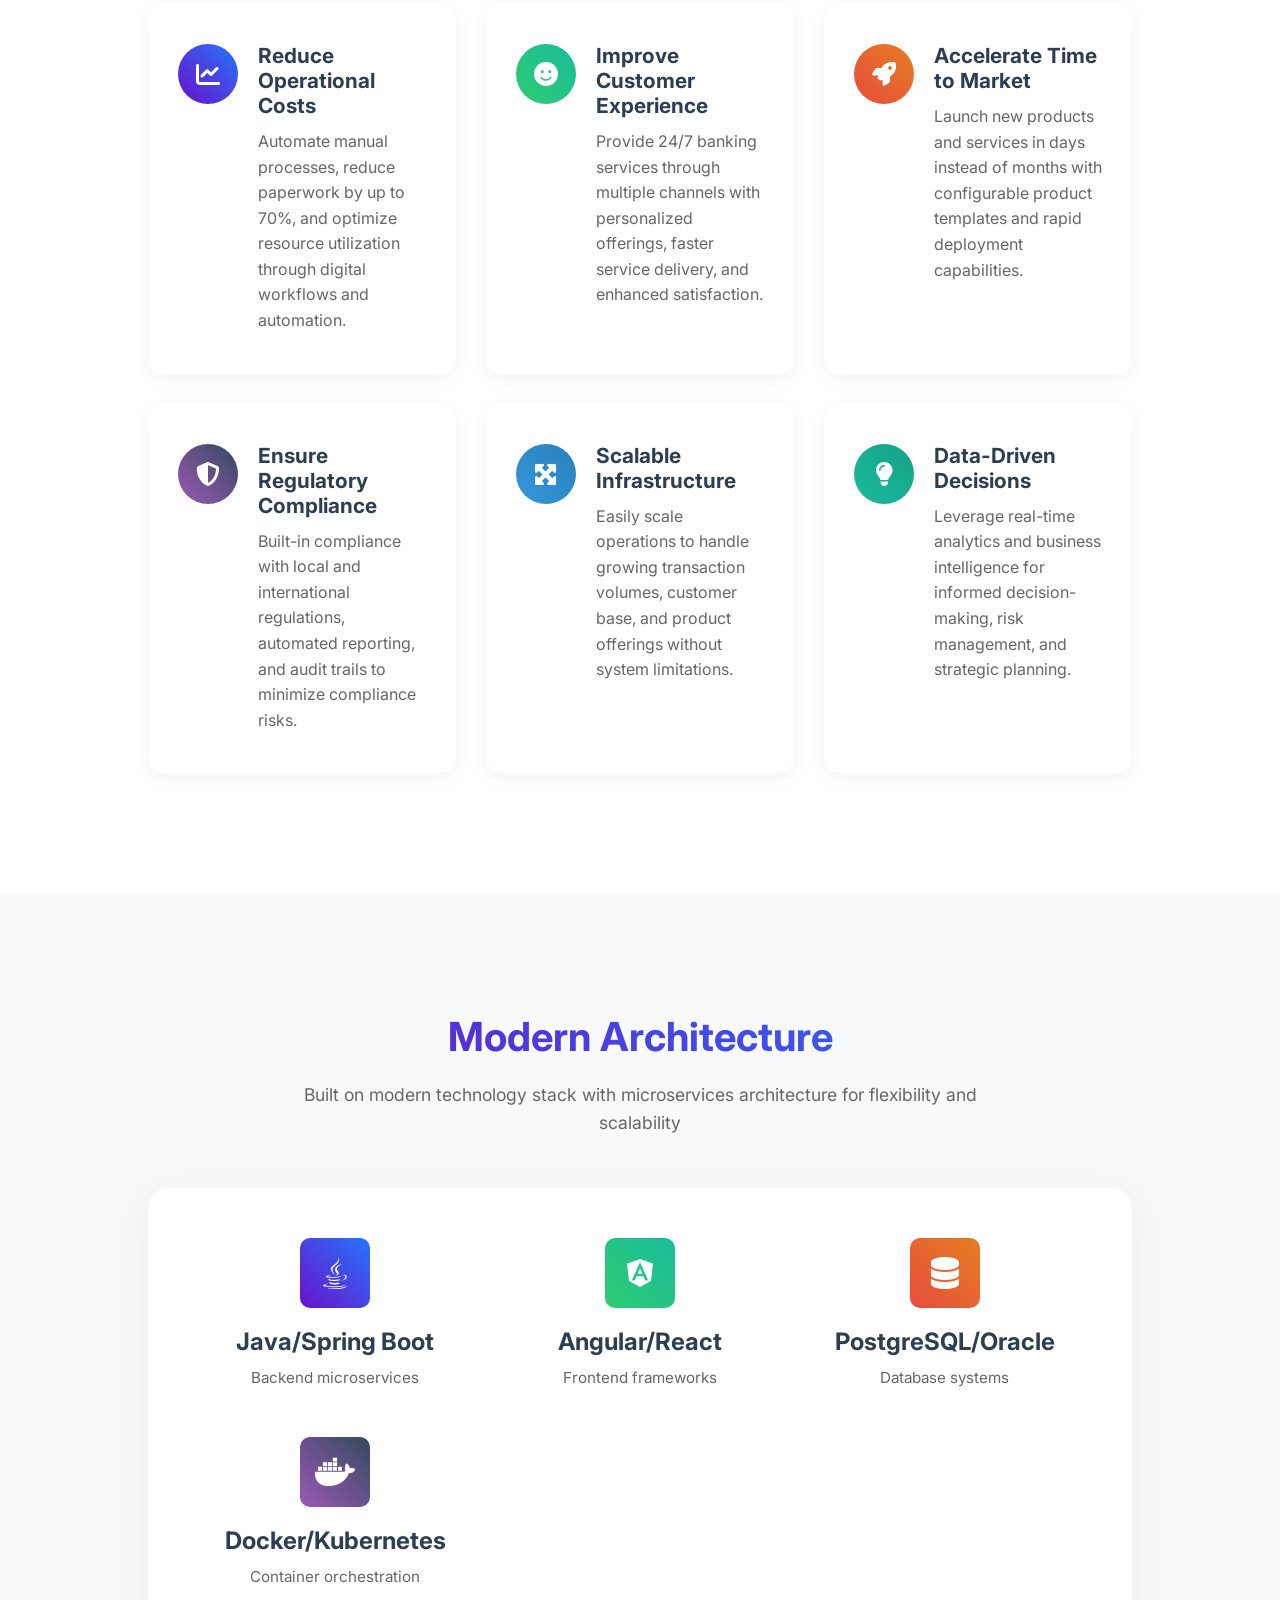
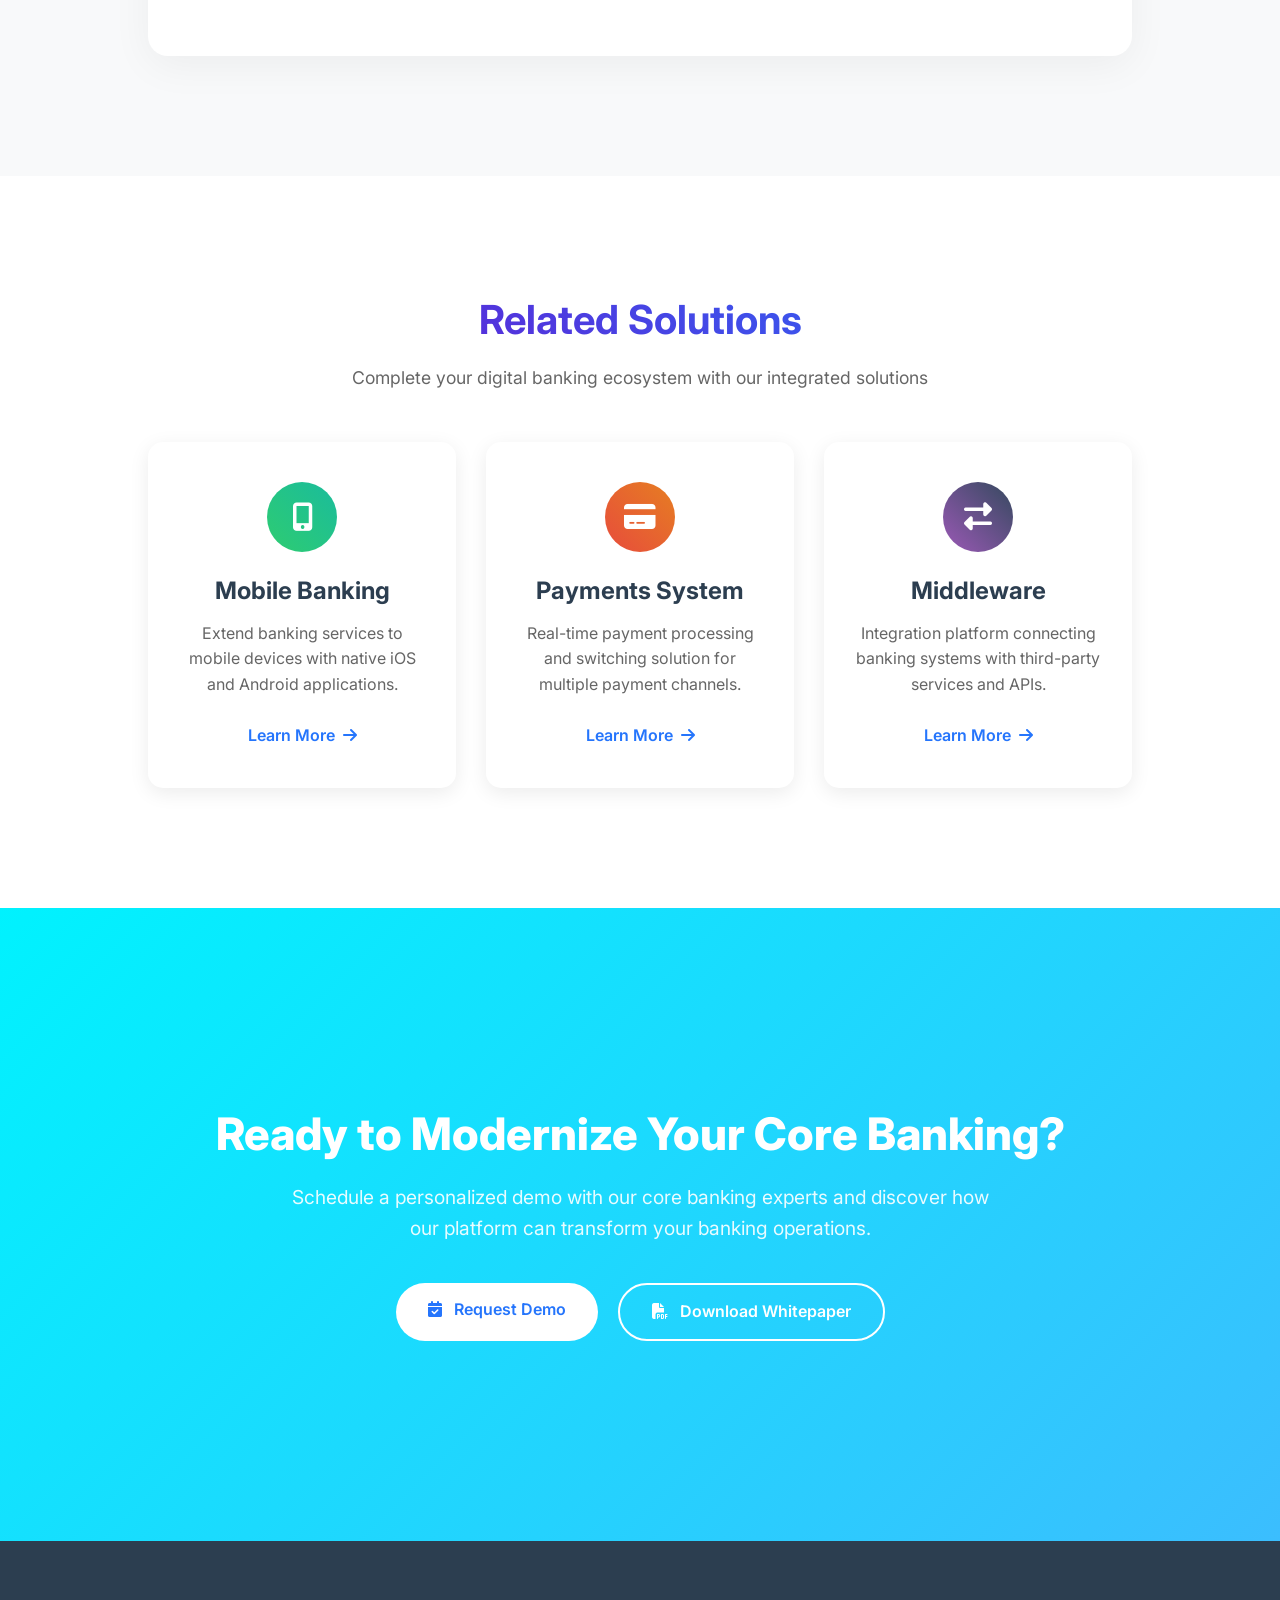
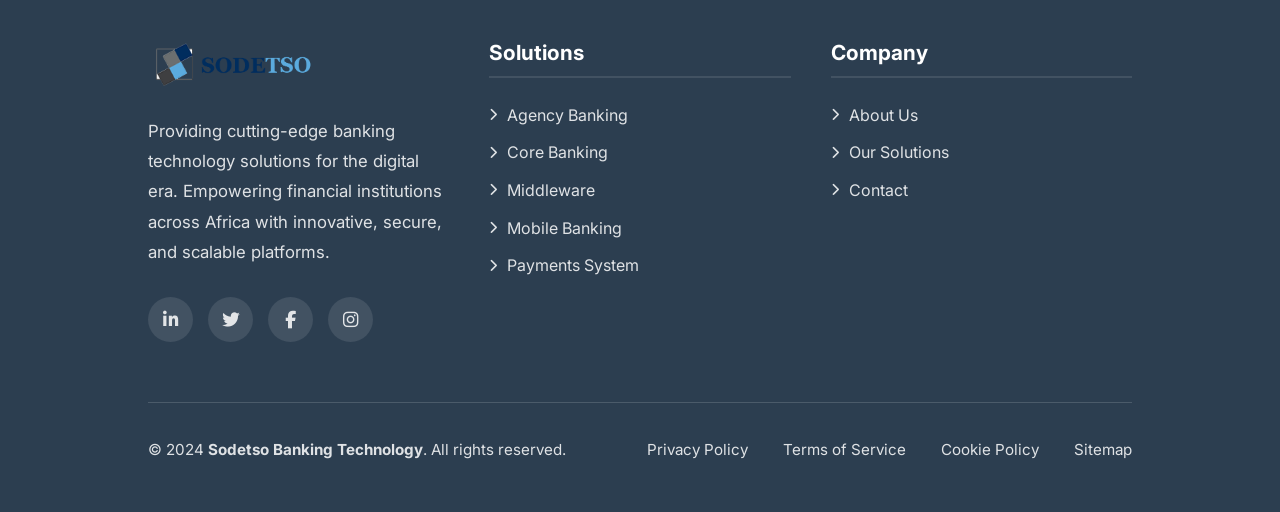
<file: core-banking.html>
<!DOCTYPE html>
<html lang="en">
<head>
    <meta charset="UTF-8">
    <meta name="viewport" content="width=device-width, initial-scale=1.0">
    <title>Core Banking System | Sodetso Banking Technology</title>
    <link rel="stylesheet" href="/cssfiles/style.css">
    <link rel="stylesheet" href="/cssfiles/responsive.css">
    <link rel="stylesheet" href="https://cdnjs.cloudflare.com/ajax/libs/font-awesome/6.4.0/css/all.min.css">
    <link href="https://fonts.googleapis.com/css2?family=Inter:wght@300;400;500;600;700&family=Poppins:wght@400;500;600;700&display=swap" rel="stylesheet">
    
    <!-- Modern Enhancements -->
    <style>
        :root {
            --primary-gradient: linear-gradient(45deg, #6a11cb, #2575fc);
            --secondary-gradient: linear-gradient(45deg, #2ecc71, #1abc9c);
            --accent-gradient: linear-gradient(45deg, #e74c3c, #e67e22);
            --purple-gradient: linear-gradient(45deg, #9b59b6, #34495e);
            --dark-bg: #2c3e50;
            --light-bg: #f8f9fa;
        }
        
        .animated-gradient {
            background: linear-gradient(-45deg, #6a11cb, #2575fc, #4facfe, #00f2fe);
            background-size: 400% 400%;
            animation: gradientBG 15s ease infinite;
        }
        
        @keyframes gradientBG {
            0% { background-position: 0% 50%; }
            50% { background-position: 100% 50%; }
            100% { background-position: 0% 50%; }
        }
        
        .modern-section {
            padding: 100px 0;
        }
        
        .section-title-modern {
            font-size: 2.5rem;
            font-weight: 700;
            margin-bottom: 20px;
            background: var(--primary-gradient);
            -webkit-background-clip: text;
            -webkit-text-fill-color: transparent;
            background-clip: text;
            text-align: center;
        }
        
        .btn-gradient {
            background: linear-gradient(45deg, #6a11cb, #2575fc);
            border: none;
            color: white;
            padding: 14px 32px;
            border-radius: 50px;
            position: relative;
            overflow: hidden;
            transition: all 0.3s ease;
            font-weight: 600;
            cursor: pointer;
            display: inline-block;
            text-decoration: none;
            text-align: center;
        }
        
        .btn-gradient::before {
            content: '';
            position: absolute;
            top: 0;
            left: -100%;
            width: 100%;
            height: 100%;
            background: linear-gradient(45deg, #2575fc, #6a11cb);
            transition: left 0.5s ease;
            z-index: 1;
        }
        
        .btn-gradient:hover::before {
            left: 0;
        }
        
        .btn-gradient span {
            position: relative;
            z-index: 2;
        }
        
        .btn-gradient i {
            margin-right: 8px;
        }
        
        .modern-card {
            background: white;
            border-radius: 15px;
            overflow: hidden;
            transition: transform 0.3s ease, box-shadow 0.3s ease;
            border: none;
            box-shadow: 0 5px 20px rgba(0,0,0,0.08);
            height: 100%;
        }
        
        .modern-card:hover {
            transform: translateY(-10px);
            box-shadow: 0 20px 40px rgba(0,0,0,0.15);
        }
        
        .core-features-grid {
            display: grid;
            grid-template-columns: repeat(auto-fit, minmax(280px, 1fr));
            gap: 30px;
            margin-top: 50px;
        }
        
        .core-feature {
            background: white;
            padding: 40px 30px;
            border-radius: 15px;
            text-align: center;
            box-shadow: 0 5px 20px rgba(0,0,0,0.05);
            transition: all 0.3s ease;
            border: 2px solid transparent;
        }
        
        .core-feature:hover {
            transform: translateY(-10px);
            box-shadow: 0 20px 40px rgba(0,0,0,0.1);
            border-color: var(--primary-gradient);
        }
        
        .core-feature-icon {
            width: 80px;
            height: 80px;
            background: var(--primary-gradient);
            border-radius: 50%;
            display: flex;
            align-items: center;
            justify-content: center;
            margin: 0 auto 25px;
            color: white;
            font-size: 2rem;
            transition: transform 0.3s ease;
        }
        
        .core-feature:hover .core-feature-icon {
            transform: scale(1.1);
        }
        
        .core-feature h3 {
            color: #2c3e50;
            margin-bottom: 15px;
            font-size: 1.4rem;
        }
        
        .core-feature p {
            color: #666;
            line-height: 1.6;
        }
        
        .modules-grid-modern {
            display: grid;
            grid-template-columns: repeat(auto-fit, minmax(280px, 1fr));
            gap: 30px;
            margin-top: 50px;
        }
        
        .module-modern {
            background: white;
            padding: 40px 30px;
            border-radius: 15px;
            box-shadow: 0 5px 20px rgba(0,0,0,0.05);
            border-left: 5px solid var(--primary-gradient);
            transition: all 0.3s ease;
            position: relative;
            overflow: hidden;
        }
        
        .module-modern::before {
            content: '';
            position: absolute;
            top: 0;
            left: 0;
            width: 100%;
            height: 5px;
            background: var(--primary-gradient);
            transform: translateX(-100%);
            transition: transform 0.5s ease;
        }
        
        .module-modern:hover::before {
            transform: translateX(0);
        }
        
        .module-modern:hover {
            transform: translateY(-8px);
            box-shadow: 0 15px 35px rgba(0,0,0,0.1);
        }
        
        .module-modern h3 {
            color: #2c3e50;
            margin-bottom: 15px;
            font-size: 1.4rem;
        }
        
        .benefits-grid-modern {
            display: grid;
            grid-template-columns: repeat(auto-fit, minmax(300px, 1fr));
            gap: 30px;
            margin-top: 50px;
        }
        
        .benefit-modern {
            background: white;
            padding: 40px 30px;
            border-radius: 15px;
            box-shadow: 0 5px 20px rgba(0,0,0,0.05);
            transition: all 0.3s ease;
            display: flex;
            gap: 20px;
            align-items: flex-start;
        }
        
        .benefit-modern:hover {
            transform: translateY(-8px);
            box-shadow: 0 15px 35px rgba(0,0,0,0.1);
        }
        
        .benefit-icon {
            width: 60px;
            height: 60px;
            background: var(--primary-gradient);
            border-radius: 50%;
            display: flex;
            align-items: center;
            justify-content: center;
            color: white;
            font-size: 1.5rem;
            flex-shrink: 0;
            transition: transform 0.3s ease;
        }
        
        .benefit-modern:hover .benefit-icon {
            transform: scale(1.1);
        }
        
        .benefit-modern h3 {
            color: #2c3e50;
            margin-bottom: 10px;
            font-size: 1.3rem;
        }
        
        .benefit-modern p {
            color: #666;
            line-height: 1.6;
            margin: 0;
        }
        
        .solution-header-modern {
            padding: 120px 0 80px;
            background: var(--light-bg);
        }
        
        @media (max-width: 768px) {
            .core-features-grid,
            .modules-grid-modern,
            .benefits-grid-modern {
                grid-template-columns: 1fr;
            }
            
            .benefit-modern {
                flex-direction: column;
                text-align: center;
                align-items: center;
            }
        }
    </style>
</head>
<body>
    <!-- Modern Navigation -->
       <!-- Modern Navigation -->
    <div id="navbar-container">
        <nav style="background: white; padding: 20px 0; box-shadow: 0 2px 10px rgba(0,0,0,0.05); position: sticky; top: 0; z-index: 100;">
            <div class="container" style="display: flex; justify-content: space-between; align-items: center;">
                <a href="index.html" style="font-size: 1.5rem; font-weight: 700; color: #2575fc; text-decoration: none;">Sodetso</a>
                <div style="display: flex; gap: 30px; align-items: center;">
                    <a href="index.html" style="color: #2c3e50; text-decoration: none; font-weight: 500;">Home</a>
                    <a href="solutions.html" style="color: #2c3e50; text-decoration: none; font-weight: 500;">Solutions</a>
                    <a href="contact.html" style="color: #2c3e50; text-decoration: none; font-weight: 500;">Contact</a>
                </div>
            </div>
        </nav>
    </div>
    
    <!-- Modern Solution Header -->
    <section class="solution-header-modern">
        <div class="container">
            <div style="display: grid; grid-template-columns: 1fr 1fr; gap: 60px; align-items: center;">
                <div>
                    <span style="color: #2575fc; font-weight: 600; text-transform: uppercase; letter-spacing: 1.5px; display: block; margin-bottom: 15px;">CORE BANKING SYSTEM</span>
                    <h1 style="font-size: 3.5rem; color: #2c3e50; margin-bottom: 20px; font-weight: 800; line-height: 1.2;">Modern Core Banking Platform</h1>
                    <p style="font-size: 1.2rem; color: #666; line-height: 1.7; margin-bottom: 30px;">
                        Cloud-native banking platform designed for digital transformation, real-time processing, and seamless integration across all banking operations.
                    </p>
                    <div style="display: flex; gap: 20px; flex-wrap: wrap;">
                        <a href="contact.html" class="btn-gradient">
                            <i class="fas fa-calendar-check"></i> <span>Request Demo</span>
                        </a>
                        <a href="contact.html" class="btn-gradient" style="background: transparent; border: 2px solid #2575fc; color: #2575fc;">
                            <i class="fas fa-headset"></i> <span>Contact Sales</span>
                        </a>
                    </div>
                </div>
                <div>
                    <div style="background: var(--primary-gradient); padding: 50px; border-radius: 20px; height: 400px; display: flex; align-items: center; justify-content: center;">
                        <div style="text-align: center; color: white;">
                            <i class="fas fa-server" style="font-size: 100px; margin-bottom: 20px;"></i>
                            <h3 style="font-size: 1.8rem; margin-bottom: 10px;">Core Banking Platform</h3>
                            <p style="opacity: 0.9;">Secure, scalable, real-time</p>
                        </div>
                    </div>
                </div>
            </div>
        </div>
    </section>
    
    <!-- Modern Key Features -->
    <section class="modern-section">
        <div class="container">
            <h2 class="section-title-modern">Key Features</h2>
            <p style="text-align: center; color: #666; max-width: 700px; margin: 0 auto 50px; font-size: 1.1rem;">
                Advanced features designed to power modern banking operations with efficiency and innovation
            </p>
            
            <div class="core-features-grid">
                <div class="core-feature">
                    <div class="core-feature-icon">
                        <i class="fas fa-cloud"></i>
                    </div>
                    <h3>Cloud Native</h3>
                    <p>Built for cloud deployment with auto-scaling, high availability, and container orchestration.</p>
                </div>
                
                <div class="core-feature">
                    <div class="core-feature-icon" style="background: var(--secondary-gradient);">
                        <i class="fas fa-bolt"></i>
                    </div>
                    <h3>Real-time Processing</h3>
                    <p>Instant transaction processing with immediate balance updates and real-time reporting.</p>
                </div>
                
                <div class="core-feature">
                    <div class="core-feature-icon" style="background: var(--accent-gradient);">
                        <i class="fas fa-code"></i>
                    </div>
                    <h3>API-First Architecture</h3>
                    <p>RESTful APIs for seamless integration with third-party systems and microservices.</p>
                </div>
                
                <div class="core-feature">
                    <div class="core-feature-icon" style="background: var(--purple-gradient);">
                        <i class="fas fa-language"></i>
                    </div>
                    <h3>Multi-lingual & Multi-currency</h3>
                    <p>Support for multiple languages, currencies, and regional compliance requirements.</p>
                </div>
                
                <div class="core-feature">
                    <div class="core-feature-icon" style="background: linear-gradient(45deg, #3498db, #2980b9);">
                        <i class="fas fa-chart-line"></i>
                    </div>
                    <h3>Advanced Analytics</h3>
                    <p>Real-time dashboards, business intelligence tools, and predictive analytics.</p>
                </div>
                
                <div class="core-feature">
                    <div class="core-feature-icon" style="background: linear-gradient(45deg, #e74c3c, #c0392b);">
                        <i class="fas fa-shield-alt"></i>
                    </div>
                    <h3>Enhanced Security</h3>
                    <p>Bank-grade security with role-based access control, encryption, and audit trails.</p>
                </div>
            </div>
        </div>
    </section>
    
    <!-- Modern Core Modules -->
    <section class="modern-section" style="background: var(--light-bg);">
        <div class="container">
            <h2 class="section-title-modern">Core Modules</h2>
            <p style="text-align: center; color: #666; max-width: 700px; margin: 0 auto 50px; font-size: 1.1rem;">
                Comprehensive suite of modules covering all essential banking operations and functions
            </p>
            
            <div class="modules-grid-modern">
                <div class="module-modern">
                    <h3><i class="fas fa-piggy-bank" style="color: #2575fc; margin-right: 10px;"></i> Deposit Management</h3>
                    <p>Complete management of savings, current, and fixed deposit accounts with automated interest calculation, tiered rates, and maturity processing.</p>
                </div>
                
                <div class="module-modern">
                    <h3><i class="fas fa-hand-holding-usd" style="color: #2575fc; margin-right: 10px;"></i> Loan Management</h3>
                    <p>End-to-end loan lifecycle management from application, approval, disbursement, repayment tracking, to closure and recovery.</p>
                </div>
                
                <div class="module-modern">
                    <h3><i class="fas fa-users" style="color: #2575fc; margin-right: 10px;"></i> Customer Management</h3>
                    <p>360-degree customer view with KYC compliance, relationship management, segmentation, and personalized service delivery.</p>
                </div>
                
                <div class="module-modern">
                    <h3><i class="fas fa-calculator" style="color: #2575fc; margin-right: 10px;"></i> Accounting & GL</h3>
                    <p>Automated general ledger with double-entry bookkeeping, financial reporting, budgeting, and reconciliation tools.</p>
                </div>
                
                <div class="module-modern">
                    <h3><i class="fas fa-exchange-alt" style="color: #2575fc; margin-right: 10px;"></i> Transaction Processing</h3>
                    <p>Real-time processing of deposits, withdrawals, transfers, and payments with instant balance updates and notifications.</p>
                </div>
                
                <div class="module-modern">
                    <h3><i class="fas fa-clipboard-check" style="color: #2575fc; margin-right: 10px;"></i> Compliance Management</h3>
                    <p>Built-in compliance with regulatory requirements, AML screening, transaction monitoring, and audit reporting.</p>
                </div>
            </div>
        </div>
    </section>
    
    <!-- Modern Business Benefits -->
    <section class="modern-section">
        <div class="container">
            <h2 class="section-title-modern">Business Benefits</h2>
            <p style="text-align: center; color: #666; max-width: 700px; margin: 0 auto 50px; font-size: 1.1rem;">
                Transform your banking operations and achieve significant business advantages with our core banking platform
            </p>
            
            <div class="benefits-grid-modern">
                <div class="benefit-modern">
                    <div class="benefit-icon">
                        <i class="fas fa-chart-line"></i>
                    </div>
                    <div>
                        <h3>Reduce Operational Costs</h3>
                        <p>Automate manual processes, reduce paperwork by up to 70%, and optimize resource utilization through digital workflows and automation.</p>
                    </div>
                </div>
                
                <div class="benefit-modern">
                    <div class="benefit-icon" style="background: var(--secondary-gradient);">
                        <i class="fas fa-smile"></i>
                    </div>
                    <div>
                        <h3>Improve Customer Experience</h3>
                        <p>Provide 24/7 banking services through multiple channels with personalized offerings, faster service delivery, and enhanced satisfaction.</p>
                    </div>
                </div>
                
                <div class="benefit-modern">
                    <div class="benefit-icon" style="background: var(--accent-gradient);">
                        <i class="fas fa-rocket"></i>
                    </div>
                    <div>
                        <h3>Accelerate Time to Market</h3>
                        <p>Launch new products and services in days instead of months with configurable product templates and rapid deployment capabilities.</p>
                    </div>
                </div>
                
                <div class="benefit-modern">
                    <div class="benefit-icon" style="background: var(--purple-gradient);">
                        <i class="fas fa-shield-alt"></i>
                    </div>
                    <div>
                        <h3>Ensure Regulatory Compliance</h3>
                        <p>Built-in compliance with local and international regulations, automated reporting, and audit trails to minimize compliance risks.</p>
                    </div>
                </div>
                
                <div class="benefit-modern">
                    <div class="benefit-icon" style="background: linear-gradient(45deg, #3498db, #2980b9);">
                        <i class="fas fa-expand-arrows-alt"></i>
                    </div>
                    <div>
                        <h3>Scalable Infrastructure</h3>
                        <p>Easily scale operations to handle growing transaction volumes, customer base, and product offerings without system limitations.</p>
                    </div>
                </div>
                
                <div class="benefit-modern">
                    <div class="benefit-icon" style="background: linear-gradient(45deg, #1abc9c, #16a085);">
                        <i class="fas fa-lightbulb"></i>
                    </div>
                    <div>
                        <h3>Data-Driven Decisions</h3>
                        <p>Leverage real-time analytics and business intelligence for informed decision-making, risk management, and strategic planning.</p>
                    </div>
                </div>
            </div>
        </div>
    </section>
    
    <!-- Architecture Overview -->
    <section class="modern-section" style="background: var(--light-bg);">
        <div class="container">
            <h2 class="section-title-modern">Modern Architecture</h2>
            <p style="text-align: center; color: #666; max-width: 700px; margin: 0 auto 50px; font-size: 1.1rem;">
                Built on modern technology stack with microservices architecture for flexibility and scalability
            </p>
            
            <div style="background: white; padding: 50px; border-radius: 20px; box-shadow: 0 10px 40px rgba(0,0,0,0.05);">
                <div style="display: grid; grid-template-columns: repeat(auto-fit, minmax(200px, 1fr)); gap: 30px; text-align: center;">
                    <div>
                        <div style="width: 70px; height: 70px; background: var(--primary-gradient); border-radius: 10px; display: flex; align-items: center; justify-content: center; margin: 0 auto 20px;">
                            <i class="fab fa-java" style="color: white; font-size: 32px;"></i>
                        </div>
                        <h3 style="color: #2c3e50; margin-bottom: 10px;">Java/Spring Boot</h3>
                        <p style="color: #666; font-size: 0.95rem;">Backend microservices</p>
                    </div>
                    
                    <div>
                        <div style="width: 70px; height: 70px; background: var(--secondary-gradient); border-radius: 10px; display: flex; align-items: center; justify-content: center; margin: 0 auto 20px;">
                            <i class="fab fa-angular" style="color: white; font-size: 32px;"></i>
                        </div>
                        <h3 style="color: #2c3e50; margin-bottom: 10px;">Angular/React</h3>
                        <p style="color: #666; font-size: 0.95rem;">Frontend frameworks</p>
                    </div>
                    
                    <div>
                        <div style="width: 70px; height: 70px; background: var(--accent-gradient); border-radius: 10px; display: flex; align-items: center; justify-content: center; margin: 0 auto 20px;">
                            <i class="fas fa-database" style="color: white; font-size: 32px;"></i>
                        </div>
                        <h3 style="color: #2c3e50; margin-bottom: 10px;">PostgreSQL/Oracle</h3>
                        <p style="color: #666; font-size: 0.95rem;">Database systems</p>
                    </div>
                    
                    <div>
                        <div style="width: 70px; height: 70px; background: var(--purple-gradient); border-radius: 10px; display: flex; align-items: center; justify-content: center; margin: 0 auto 20px;">
                            <i class="fab fa-docker" style="color: white; font-size: 32px;"></i>
                        </div>
                        <h3 style="color: #2c3e50; margin-bottom: 10px;">Docker/Kubernetes</h3>
                        <p style="color: #666; font-size: 0.95rem;">Container orchestration</p>
                    </div>
                </div>
            </div>
        </div>
    </section>
    
    <!-- Related Solutions -->
    <section class="modern-section">
        <div class="container">
            <h2 class="section-title-modern">Related Solutions</h2>
            <p style="text-align: center; color: #666; max-width: 700px; margin: 0 auto 50px; font-size: 1.1rem;">
                Complete your digital banking ecosystem with our integrated solutions
            </p>
            
            <div style="display: grid; grid-template-columns: repeat(auto-fit, minmax(300px, 1fr)); gap: 30px;">
                <a href="mobile-banking.html" class="modern-card" style="text-decoration: none; color: inherit;">
                    <div style="padding: 40px 30px; text-align: center;">
                        <div style="width: 70px; height: 70px; background: var(--secondary-gradient); border-radius: 50%; display: flex; align-items: center; justify-content: center; margin: 0 auto 25px;">
                            <i class="fas fa-mobile-alt" style="color: white; font-size: 28px;"></i>
                        </div>
                        <h3 style="color: #2c3e50; margin-bottom: 15px;">Mobile Banking</h3>
                        <p style="color: #666; line-height: 1.6; margin-bottom: 25px;">Extend banking services to mobile devices with native iOS and Android applications.</p>
                        <span style="color: #2575fc; font-weight: 600; display: inline-flex; align-items: center; gap: 8px;">
                            Learn More <i class="fas fa-arrow-right"></i>
                        </span>
                    </div>
                </a>
                
                <a href="payments.html" class="modern-card" style="text-decoration: none; color: inherit;">
                    <div style="padding: 40px 30px; text-align: center;">
                        <div style="width: 70px; height: 70px; background: var(--accent-gradient); border-radius: 50%; display: flex; align-items: center; justify-content: center; margin: 0 auto 25px;">
                            <i class="fas fa-credit-card" style="color: white; font-size: 28px;"></i>
                        </div>
                        <h3 style="color: #2c3e50; margin-bottom: 15px;">Payments System</h3>
                        <p style="color: #666; line-height: 1.6; margin-bottom: 25px;">Real-time payment processing and switching solution for multiple payment channels.</p>
                        <span style="color: #2575fc; font-weight: 600; display: inline-flex; align-items: center; gap: 8px;">
                            Learn More <i class="fas fa-arrow-right"></i>
                        </span>
                    </div>
                </a>
                
                <a href="middleware.html" class="modern-card" style="text-decoration: none; color: inherit;">
                    <div style="padding: 40px 30px; text-align: center;">
                        <div style="width: 70px; height: 70px; background: var(--purple-gradient); border-radius: 50%; display: flex; align-items: center; justify-content: center; margin: 0 auto 25px;">
                            <i class="fas fa-exchange-alt" style="color: white; font-size: 28px;"></i>
                        </div>
                        <h3 style="color: #2c3e50; margin-bottom: 15px;">Middleware</h3>
                        <p style="color: #666; line-height: 1.6; margin-bottom: 25px;">Integration platform connecting banking systems with third-party services and APIs.</p>
                        <span style="color: #2575fc; font-weight: 600; display: inline-flex; align-items: center; gap: 8px;">
                            Learn More <i class="fas fa-arrow-right"></i>
                        </span>
                    </div>
                </a>
            </div>
        </div>
    </section>
    
    <!-- Modern CTA -->
    <section class="modern-section animated-gradient">
        <div class="container">
            <div style="text-align: center; padding: 80px 20px;">
                <h2 style="color: white; font-size: 2.8rem; margin-bottom: 20px; font-weight: 800;">Ready to Modernize Your Core Banking?</h2>
                <p style="color: rgba(255,255,255,0.9); font-size: 1.2rem; max-width: 700px; margin: 0 auto 40px;">
                    Schedule a personalized demo with our core banking experts and discover how our platform can transform your banking operations.
                </p>
                <div style="display: flex; gap: 20px; justify-content: center; flex-wrap: wrap;">
                    <a href="contact.html" class="btn-gradient" style="background: white; color: #2575fc;">
                        <i class="fas fa-calendar-check"></i> <span>Request Demo</span>
                    </a>
                    <a href="contact.html" class="btn-gradient" style="background: transparent; border: 2px solid white;">
                        <i class="fas fa-file-pdf"></i> <span>Download Whitepaper</span>
                    </a>
                </div>
            </div>
        </div>
    </section>
    
    <!-- Modern Footer -->
    <!-- footer.html -->
<footer class="footer" style="background: #2c3e50; color: white; padding: 80px 0 30px;">
    <div class="container">
        <div class="footer-grid" style="display: grid; grid-template-columns: repeat(auto-fit, minmax(250px, 1fr)); gap: 40px; margin-bottom: 60px;">
            <div class="footer-col">
                <div class="footer-logo" style="display: flex; align-items: center; margin-bottom: 25px;">
                    <img src="/images/sodetso (1).png" alt="Sodetso Logo" style="height: 50px; margin-right: 15px;">
                  
                </div>
                <p style="color: rgba(255,255,255,0.85); line-height: 1.8; margin-bottom: 30px; font-size: 1.05rem;">
                    Providing cutting-edge banking technology solutions for the digital era. Empowering financial institutions across Africa with innovative, secure, and scalable platforms.
                </p>
                <div class="social-links" style="display: flex; gap: 15px;">
                    <a href="#" style="display: flex; align-items: center; justify-content: center; width: 45px; height: 45px; background: rgba(255,255,255,0.1); border-radius: 50%; color: white; text-decoration: none; transition: all 0.3s; font-size: 1.1rem;">
                        <i class="fab fa-linkedin-in"></i>
                    </a>
                    <a href="#" style="display: flex; align-items: center; justify-content: center; width: 45px; height: 45px; background: rgba(255,255,255,0.1); border-radius: 50%; color: white; text-decoration: none; transition: all 0.3s; font-size: 1.1rem;">
                        <i class="fab fa-twitter"></i>
                    </a>
                    <a href="#" style="display: flex; align-items: center; justify-content: center; width: 45px; height: 45px; background: rgba(255,255,255,0.1); border-radius: 50%; color: white; text-decoration: none; transition: all 0.3s; font-size: 1.1rem;">
                        <i class="fab fa-facebook-f"></i>
                    </a>
                    <a href="#" style="display: flex; align-items: center; justify-content: center; width: 45px; height: 45px; background: rgba(255,255,255,0.1); border-radius: 50%; color: white; text-decoration: none; transition: all 0.3s; font-size: 1.1rem;">
                        <i class="fab fa-instagram"></i>
                    </a>
                </div>
            </div>
            
            <div class="footer-col">
                <h3 style="color: white; margin-bottom: 25px; font-size: 1.3rem; font-weight: 700; padding-bottom: 10px; border-bottom: 2px solid rgba(255,255,255,0.1);">Solutions</h3>
                <ul style="list-style: none; padding: 0;">
                    <li style="margin-bottom: 12px;">
                        <a href="agency-banking.html" style="color: rgba(255,255,255,0.85); text-decoration: none; transition: all 0.3s; display: flex; align-items: center; gap: 10px;">
                            <i class="fas fa-chevron-right" style="font-size: 0.8rem; opacity: 0.7;"></i>
                            <span>Agency Banking</span>
                        </a>
                    </li>
                    <li style="margin-bottom: 12px;">
                        <a href="core-banking.html" style="color: rgba(255,255,255,0.85); text-decoration: none; transition: all 0.3s; display: flex; align-items: center; gap: 10px;">
                            <i class="fas fa-chevron-right" style="font-size: 0.8rem; opacity: 0.7;"></i>
                            <span>Core Banking</span>
                        </a>
                    </li>
                    <li style="margin-bottom: 12px;">
                        <a href="middleware.html" style="color: rgba(255,255,255,0.85); text-decoration: none; transition: all 0.3s; display: flex; align-items: center; gap: 10px;">
                            <i class="fas fa-chevron-right" style="font-size: 0.8rem; opacity: 0.7;"></i>
                            <span>Middleware</span>
                        </a>
                    </li>
                    <li style="margin-bottom: 12px;">
                        <a href="mobile-banking.html" style="color: rgba(255,255,255,0.85); text-decoration: none; transition: all 0.3s; display: flex; align-items: center; gap: 10px;">
                            <i class="fas fa-chevron-right" style="font-size: 0.8rem; opacity: 0.7;"></i>
                            <span>Mobile Banking</span>
                        </a>
                    </li>
                    <li style="margin-bottom: 12px;">
                        <a href="payments.html" style="color: rgba(255,255,255,0.85); text-decoration: none; transition: all 0.3s; display: flex; align-items: center; gap: 10px;">
                            <i class="fas fa-chevron-right" style="font-size: 0.8rem; opacity: 0.7;"></i>
                            <span>Payments System</span>
                        </a>
                    </li>
                </ul>
            </div>
            
            <div class="footer-col">
                <h3 style="color: white; margin-bottom: 25px; font-size: 1.3rem; font-weight: 700; padding-bottom: 10px; border-bottom: 2px solid rgba(255,255,255,0.1);">Company</h3>
                <ul style="list-style: none; padding: 0;">
                    <li style="margin-bottom: 12px;">
                        <a href="about.html" style="color: rgba(255,255,255,0.85); text-decoration: none; transition: all 0.3s; display: flex; align-items: center; gap: 10px;">
                            <i class="fas fa-chevron-right" style="font-size: 0.8rem; opacity: 0.7;"></i>
                            <span>About Us</span>
                        </a>
                    </li>
                    <li style="margin-bottom: 12px;">
                        <a href="solutions.html" style="color: rgba(255,255,255,0.85); text-decoration: none; transition: all 0.3s; display: flex; align-items: center; gap: 10px;">
                            <i class="fas fa-chevron-right" style="font-size: 0.8rem; opacity: 0.7;"></i>
                            <span>Our Solutions</span>
                        </a>
                    </li>
                    <li style="margin-bottom: 12px;">
                        <a href="contact.html" style="color: rgba(255,255,255,0.85); text-decoration: none; transition: all 0.3s; display: flex; align-items: center; gap: 10px;">
                            <i class="fas fa-chevron-right" style="font-size: 0.8rem; opacity: 0.7;"></i>
                            <span>Contact</span>
                        </a>
                
                    </li>
                </ul>
            </div>
        </div>
        <div class="footer-bottom" style="padding-top: 35px; border-top: 1px solid rgba(255,255,255,0.15); display: flex; justify-content: space-between; align-items: center; flex-wrap: wrap; gap: 25px;">
            <p style="color: rgba(255,255,255,0.75); margin: 0; font-size: 0.95rem;">
                &copy; 2024 <strong style="color: white;">Sodetso Banking Technology</strong>. All rights reserved.
            </p>
            <div class="footer-links" style="display: flex; gap: 35px;">
                <a href="#" style="color: rgba(255,255,255,0.75); text-decoration: none; transition: color 0.3s; font-size: 0.95rem;">Privacy Policy</a>
                <a href="#" style="color: rgba(255,255,255,0.75); text-decoration: none; transition: color 0.3s; font-size: 0.95rem;">Terms of Service</a>
                <a href="#" style="color: rgba(255,255,255,0.75); text-decoration: none; transition: color 0.3s; font-size: 0.95rem;">Cookie Policy</a>
                <a href="sitemap.html" style="color: rgba(255,255,255,0.75); text-decoration: none; transition: color 0.3s; font-size: 0.95rem;">Sitemap</a>
            </div>
        </div>
        
        <!-- Back to Top Button -->
        <button id="backToTop" style="position: fixed; bottom: 30px; right: 30px; width: 50px; height: 50px; background: linear-gradient(45deg, #6a11cb, #2575fc); border: none; border-radius: 50%; color: white; font-size: 1.2rem; cursor: pointer; z-index: 1000; box-shadow: 0 5px 20px rgba(0,0,0,0.2); display: none; transition: all 0.3s ease;"
                onmouseover="this.style.transform='translateY(-5px)'; this.style.boxShadow='0 10px 25px rgba(0,0,0,0.3)';"
                onmouseout="this.style.transform='translateY(0)'; this.style.boxShadow='0 5px 20px rgba(0,0,0,0.2)';">
            <i class="fas fa-arrow-up"></i>
        </button>
    </div>
</footer>

<script>
    // Back to Top functionality
    document.addEventListener('DOMContentLoaded', function() {
        const backToTopButton = document.getElementById('backToTop');
        
        // Show/hide button based on scroll position
        window.addEventListener('scroll', function() {
            if (window.pageYOffset > 300) {
                backToTopButton.style.display = 'flex';
                backToTopButton.style.alignItems = 'center';
                backToTopButton.style.justifyContent = 'center';
            } else {
                backToTopButton.style.display = 'none';
            }
        });
        
        // Scroll to top when clicked
        backToTopButton.addEventListener('click', function() {
            window.scrollTo({
                top: 0,
                behavior: 'smooth'
            });
        });
        
        // Add hover animations to footer links
        const footerLinks = document.querySelectorAll('.footer a');
        footerLinks.forEach(link => {
            link.addEventListener('mouseenter', function() {
                this.style.color = 'white';
                this.style.paddingLeft = '5px';
                
                // Animate chevron for links that have it
                const chevron = this.querySelector('.fa-chevron-right');
                if (chevron) {
                    chevron.style.transform = 'translateX(3px)';
                    chevron.style.opacity = '1';
                }
            });
            
            link.addEventListener('mouseleave', function() {
                this.style.color = 'rgba(255,255,255,0.85)';
                this.style.paddingLeft = '0';
                
                // Reset chevron
                const chevron = this.querySelector('.fa-chevron-right');
                if (chevron) {
                    chevron.style.transform = 'translateX(0)';
                    chevron.style.opacity = '0.7';
                }
            });
        });
        
        // Add hover animations to social icons
        const socialIcons = document.querySelectorAll('.social-links a');
        socialIcons.forEach(icon => {
            icon.addEventListener('mouseenter', function() {
                this.style.background = 'linear-gradient(45deg, #6a11cb, #2575fc)';
                this.style.transform = 'translateY(-5px) scale(1.1)';
                this.style.boxShadow = '0 10px 20px rgba(0,0,0,0.2)';
            });
            
            icon.addEventListener('mouseleave', function() {
                this.style.background = 'rgba(255,255,255,0.1)';
                this.style.transform = 'translateY(0) scale(1)';
                this.style.boxShadow = 'none';
            });
        });
        
        // Add animation to footer bottom links
        const footerBottomLinks = document.querySelectorAll('.footer-links a');
        footerBottomLinks.forEach(link => {
            link.addEventListener('mouseenter', function() {
                this.style.color = 'white';
            });
            
            link.addEventListener('mouseleave', function() {
                this.style.color = 'rgba(255,255,255,0.75)';
            });
        });
        
        // Add subtle fade-in animation for footer
        const footer = document.querySelector('.footer');
        footer.style.opacity = '0';
        footer.style.transform = 'translateY(20px)';
        footer.style.transition = 'all 0.6s ease';
        
        setTimeout(() => {
            footer.style.opacity = '1';
            footer.style.transform = 'translateY(0)';
        }, 300);
    });
    
    // Add CSS for smooth transitions
    const style = document.createElement('style');
    style.textContent = `
        .footer a, .footer-links a, .social-links a {
            transition: all 0.3s ease !important;
        }
        
        .footer li a .fa-chevron-right {
            transition: all 0.3s ease !important;
        }
        
        #backToTop {
            transition: all 0.3s ease !important;
        }
    `;
    document.head.appendChild(style);
</script>
    
    <!-- Scripts -->
    <script src="/cssfiles/Js/component.js"></script>
    <script src="/cssfiles/Js/main.js"></script>
    
    <!-- Additional JavaScript for animations -->
    <script>
        document.addEventListener('DOMContentLoaded', function() {
            // Animate core features
            document.querySelectorAll('.core-feature').forEach(feature => {
                feature.addEventListener('mouseenter', function() {
                    this.style.transform = 'translateY(-10px)';
                });
                
                feature.addEventListener('mouseleave', function() {
                    this.style.transform = 'translateY(0)';
                });
            });
            
            // Animate modules with sliding top bar
            document.querySelectorAll('.module-modern').forEach(module => {
                module.addEventListener('mouseenter', function() {
                    this.style.transform = 'translateY(-8px)';
                });
                
                module.addEventListener('mouseleave', function() {
                    this.style.transform = 'translateY(0)';
                });
            });
            
            // Animate benefits
            document.querySelectorAll('.benefit-modern').forEach(benefit => {
                benefit.addEventListener('mouseenter', function() {
                    this.style.transform = 'translateY(-8px)';
                });
                
                benefit.addEventListener('mouseleave', function() {
                    this.style.transform = 'translateY(0)';
                });
            });
            
            // Animate technology stack icons
            document.querySelectorAll('.modern-card').forEach(card => {
                const iconDiv = card.querySelector('div[style*="background:"]');
                if (iconDiv) {
                    card.addEventListener('mouseenter', function() {
                        iconDiv.style.transform = 'scale(1.1) rotate(5deg)';
                    });
                    
                    card.addEventListener('mouseleave', function() {
                        iconDiv.style.transform = 'scale(1) rotate(0deg)';
                    });
                }
            });
            
            // Scroll animations
            const observerOptions = {
                threshold: 0.2,
                rootMargin: '0px 0px -50px 0px'
            };
            
            const observer = new IntersectionObserver((entries) => {
                entries.forEach(entry => {
                    if (entry.isIntersecting) {
                        entry.target.style.opacity = '1';
                        entry.target.style.transform = 'translateY(0)';
                        
                        // Special animation for modules
                        if (entry.target.classList.contains('module-modern')) {
                            const topBar = entry.target.querySelector('::before');
                            if (topBar) {
                                setTimeout(() => {
                                    topBar.style.transform = 'translateX(0)';
                                }, 300);
                            }
                        }
                    }
                });
            }, observerOptions);
            
            // Animate sections on scroll
            const sections = document.querySelectorAll('.modern-section');
            sections.forEach(section => {
                if (!section.classList.contains('animated-gradient')) {
                    section.style.opacity = '0';
                    section.style.transform = 'translateY(30px)';
                    section.style.transition = 'all 0.6s ease';
                    observer.observe(section);
                }
            });
            
            // Button hover effects
            document.querySelectorAll('.btn-gradient').forEach(btn => {
                btn.addEventListener('mouseenter', function() {
                    this.style.transform = 'scale(1.05)';
                });
                
                btn.addEventListener('mouseleave', function() {
                    this.style.transform = 'scale(1)';
                });
            });
        });
    </script>
</body>

</html>
</file>
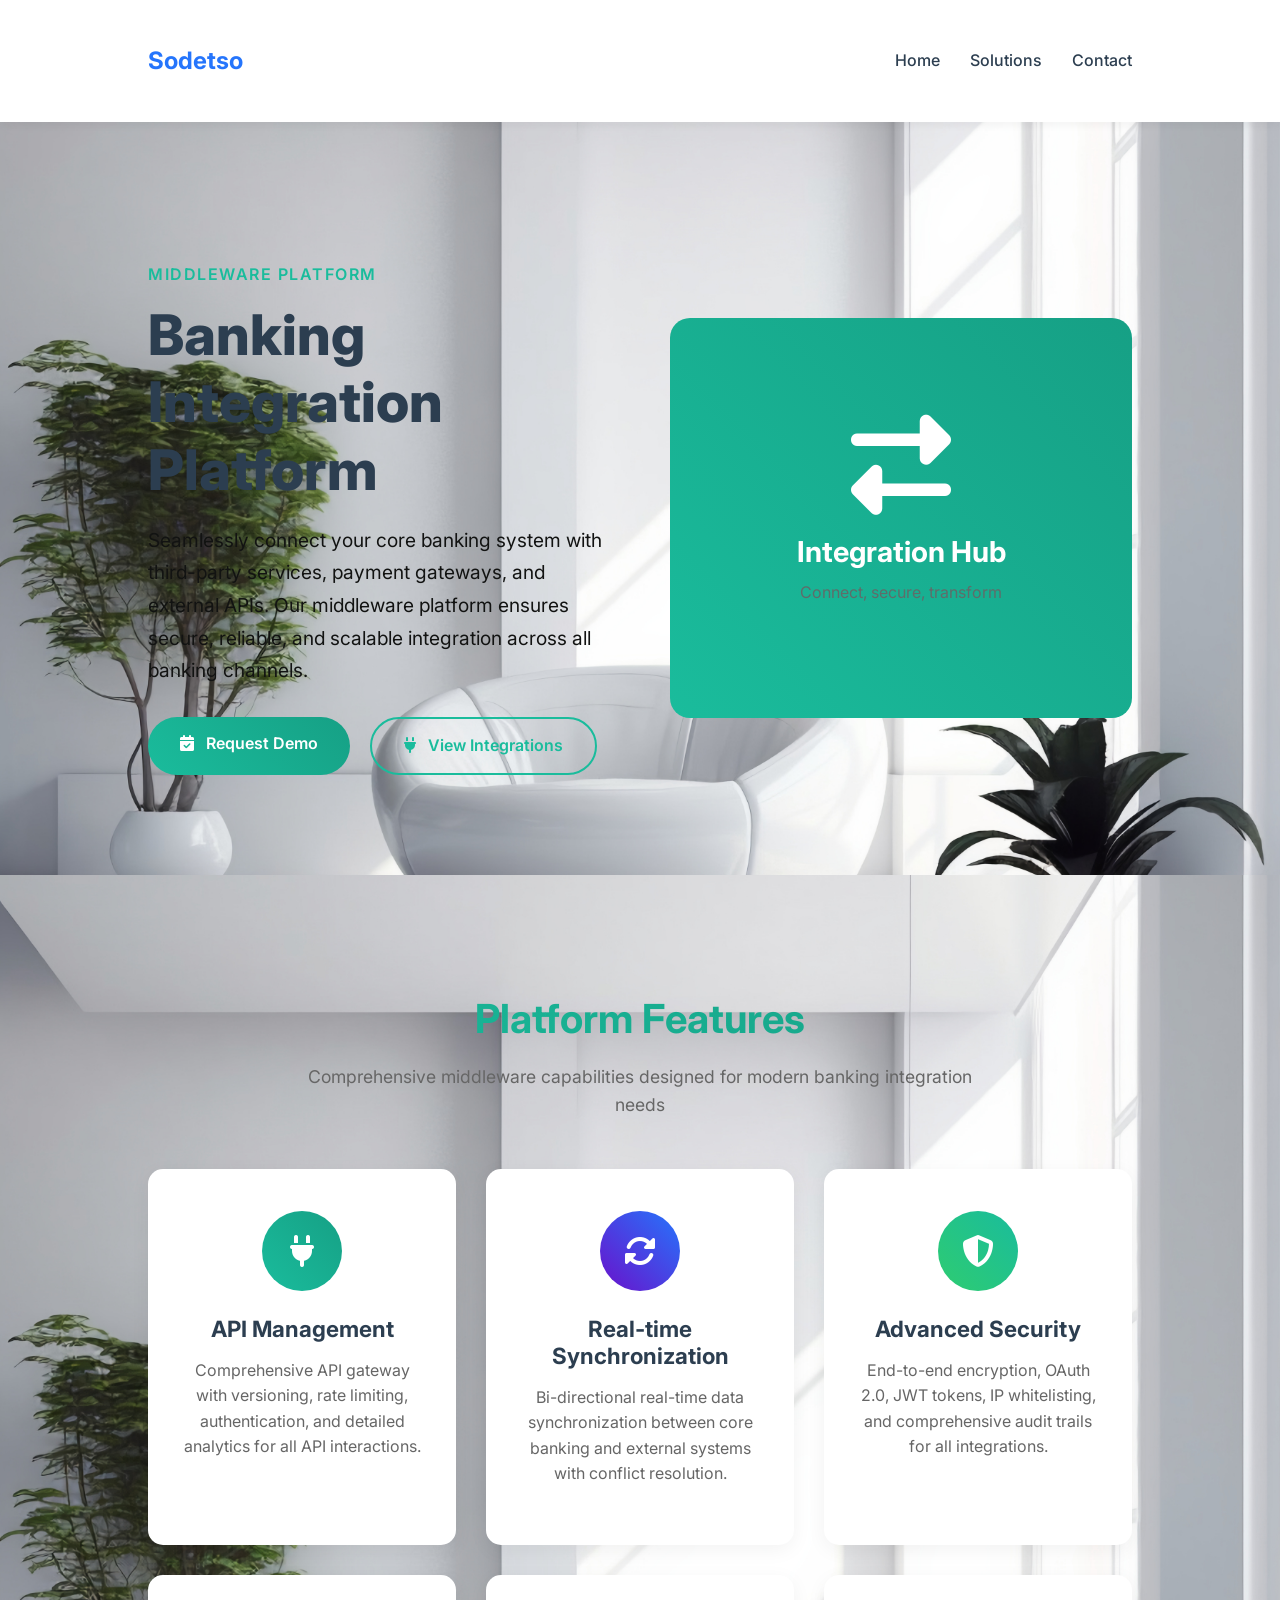
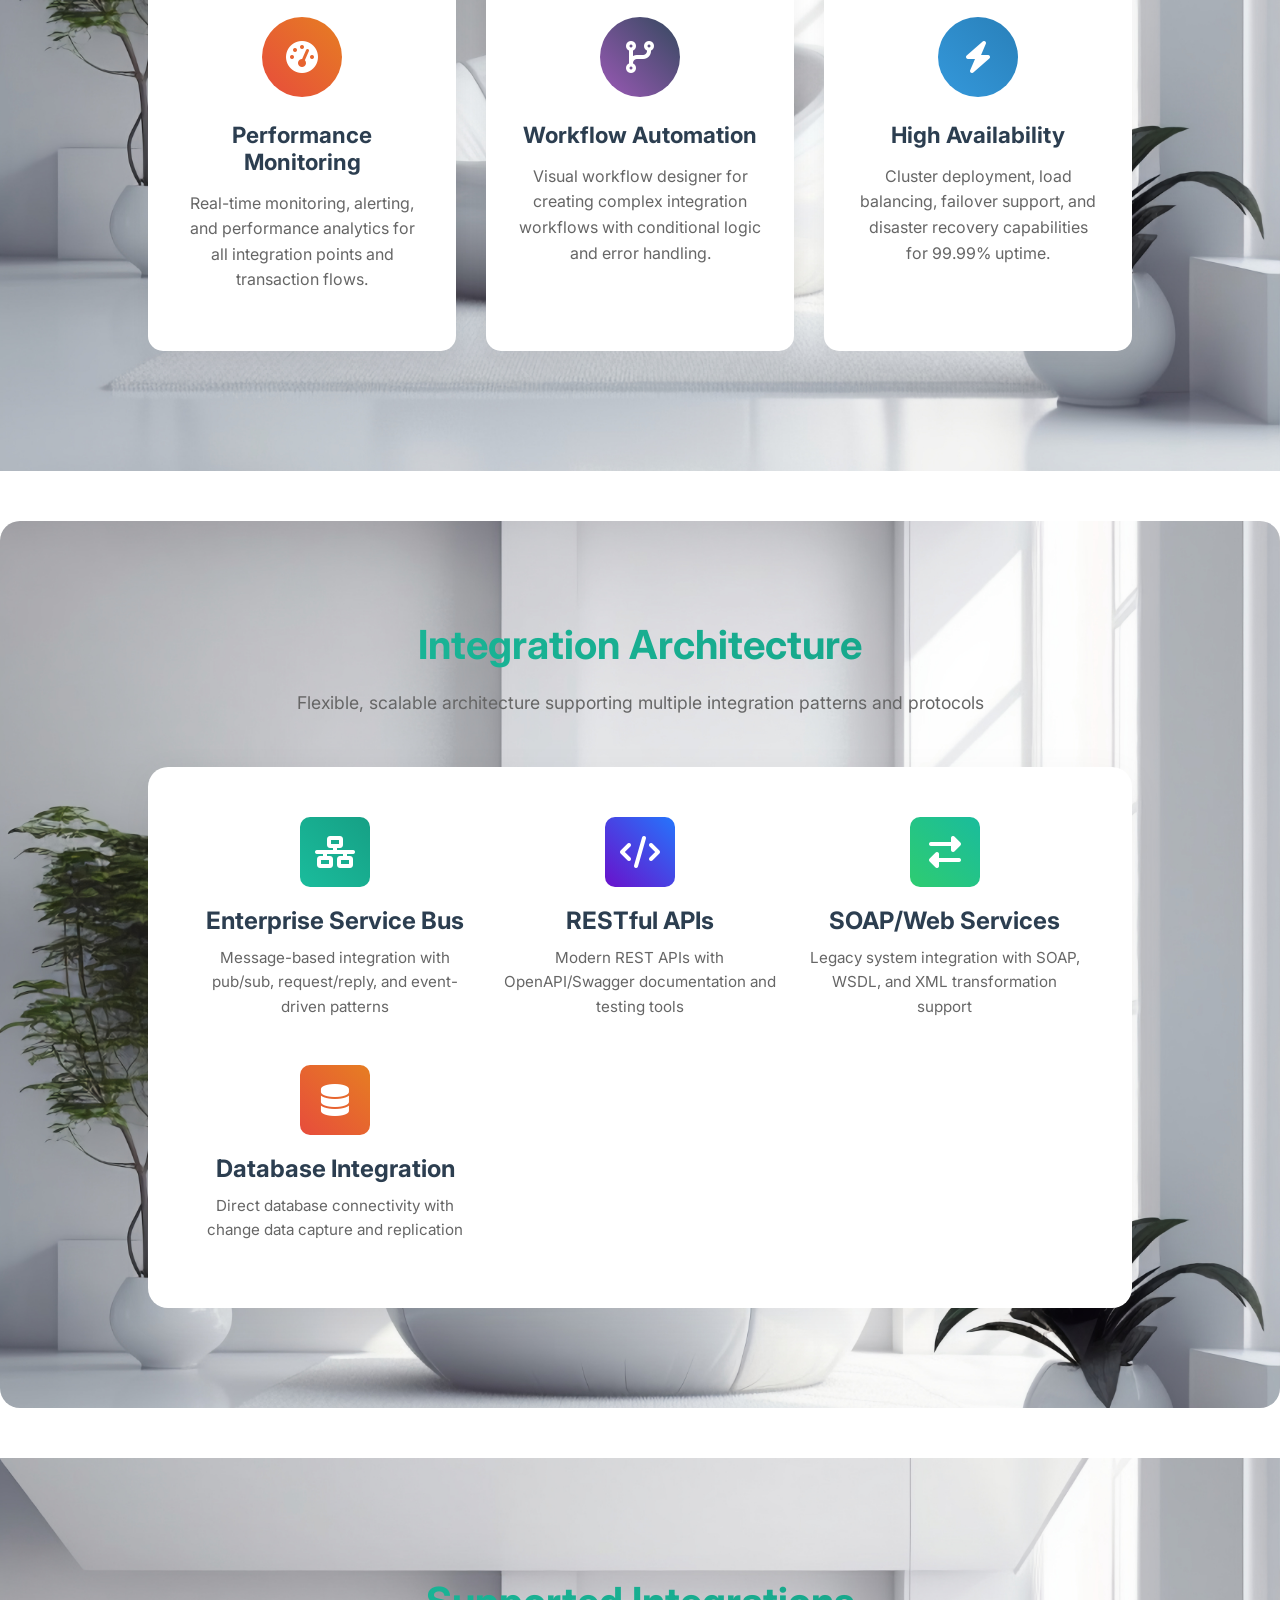
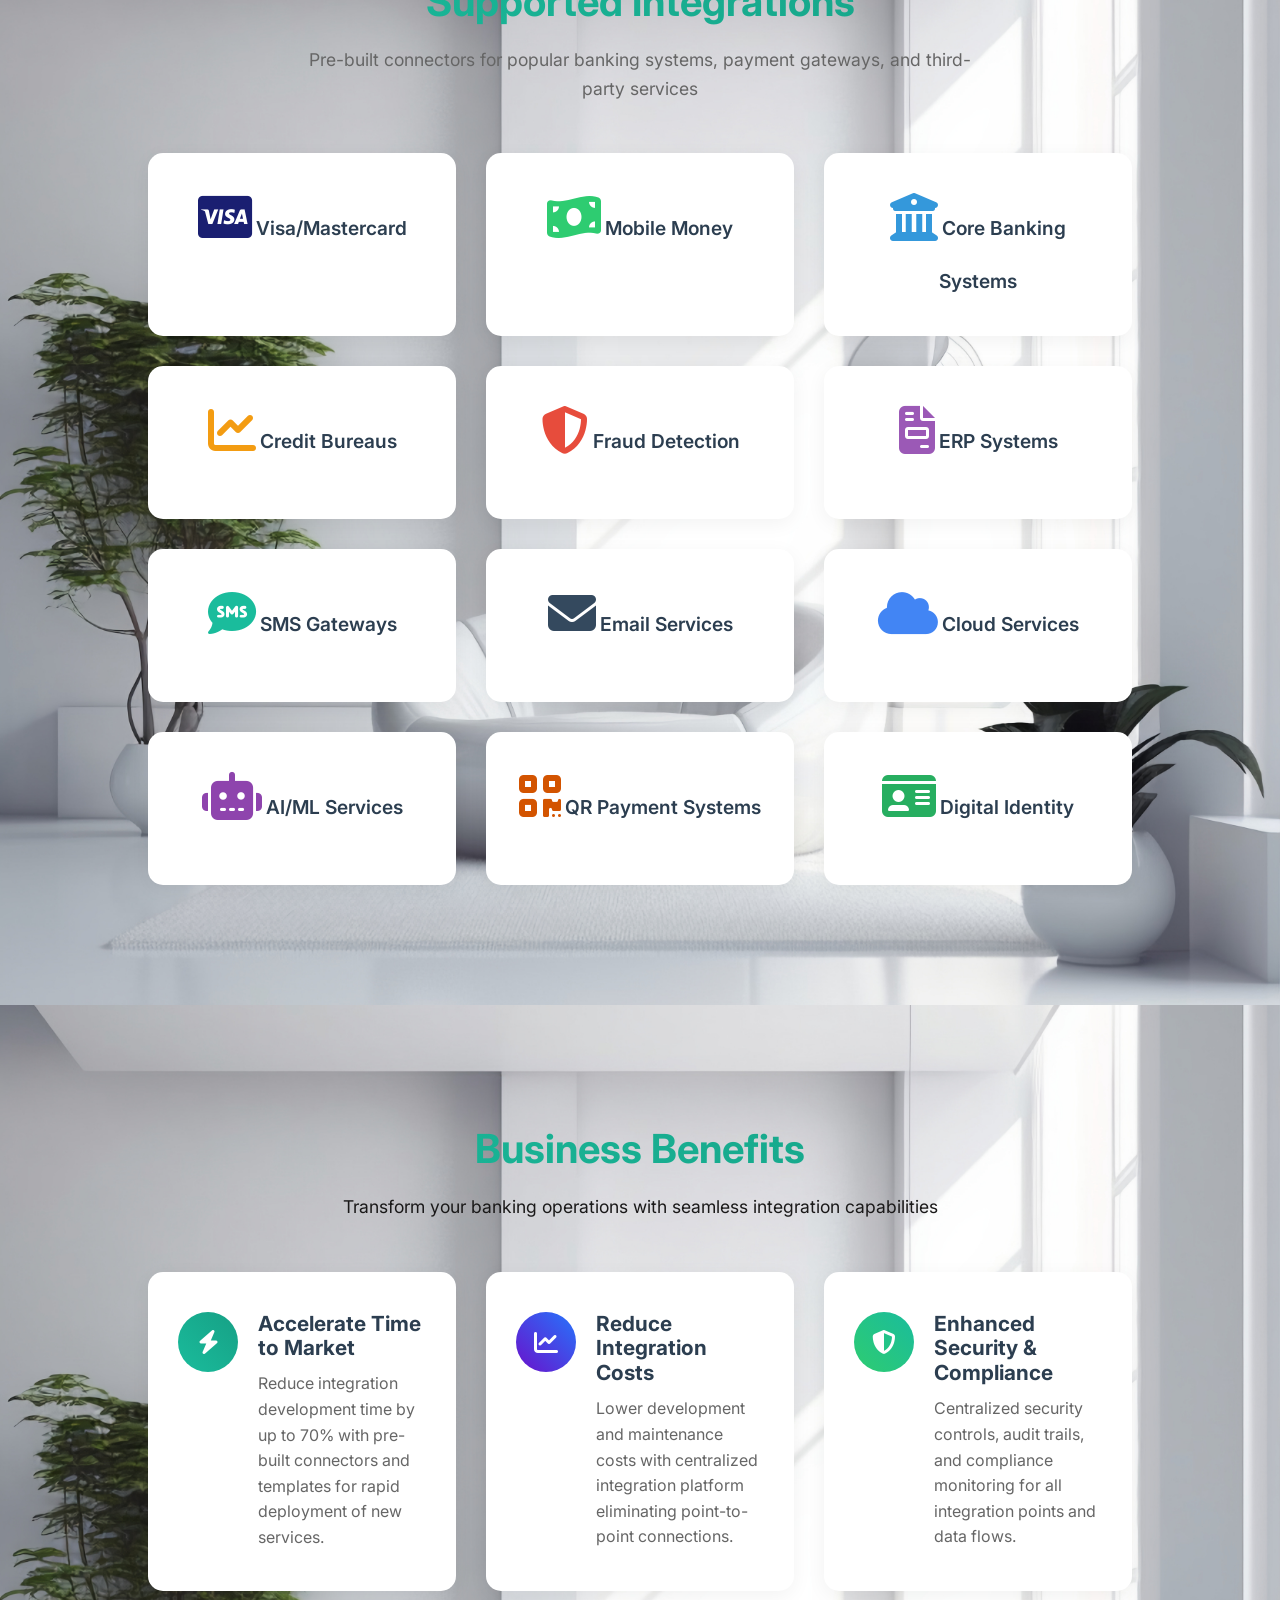
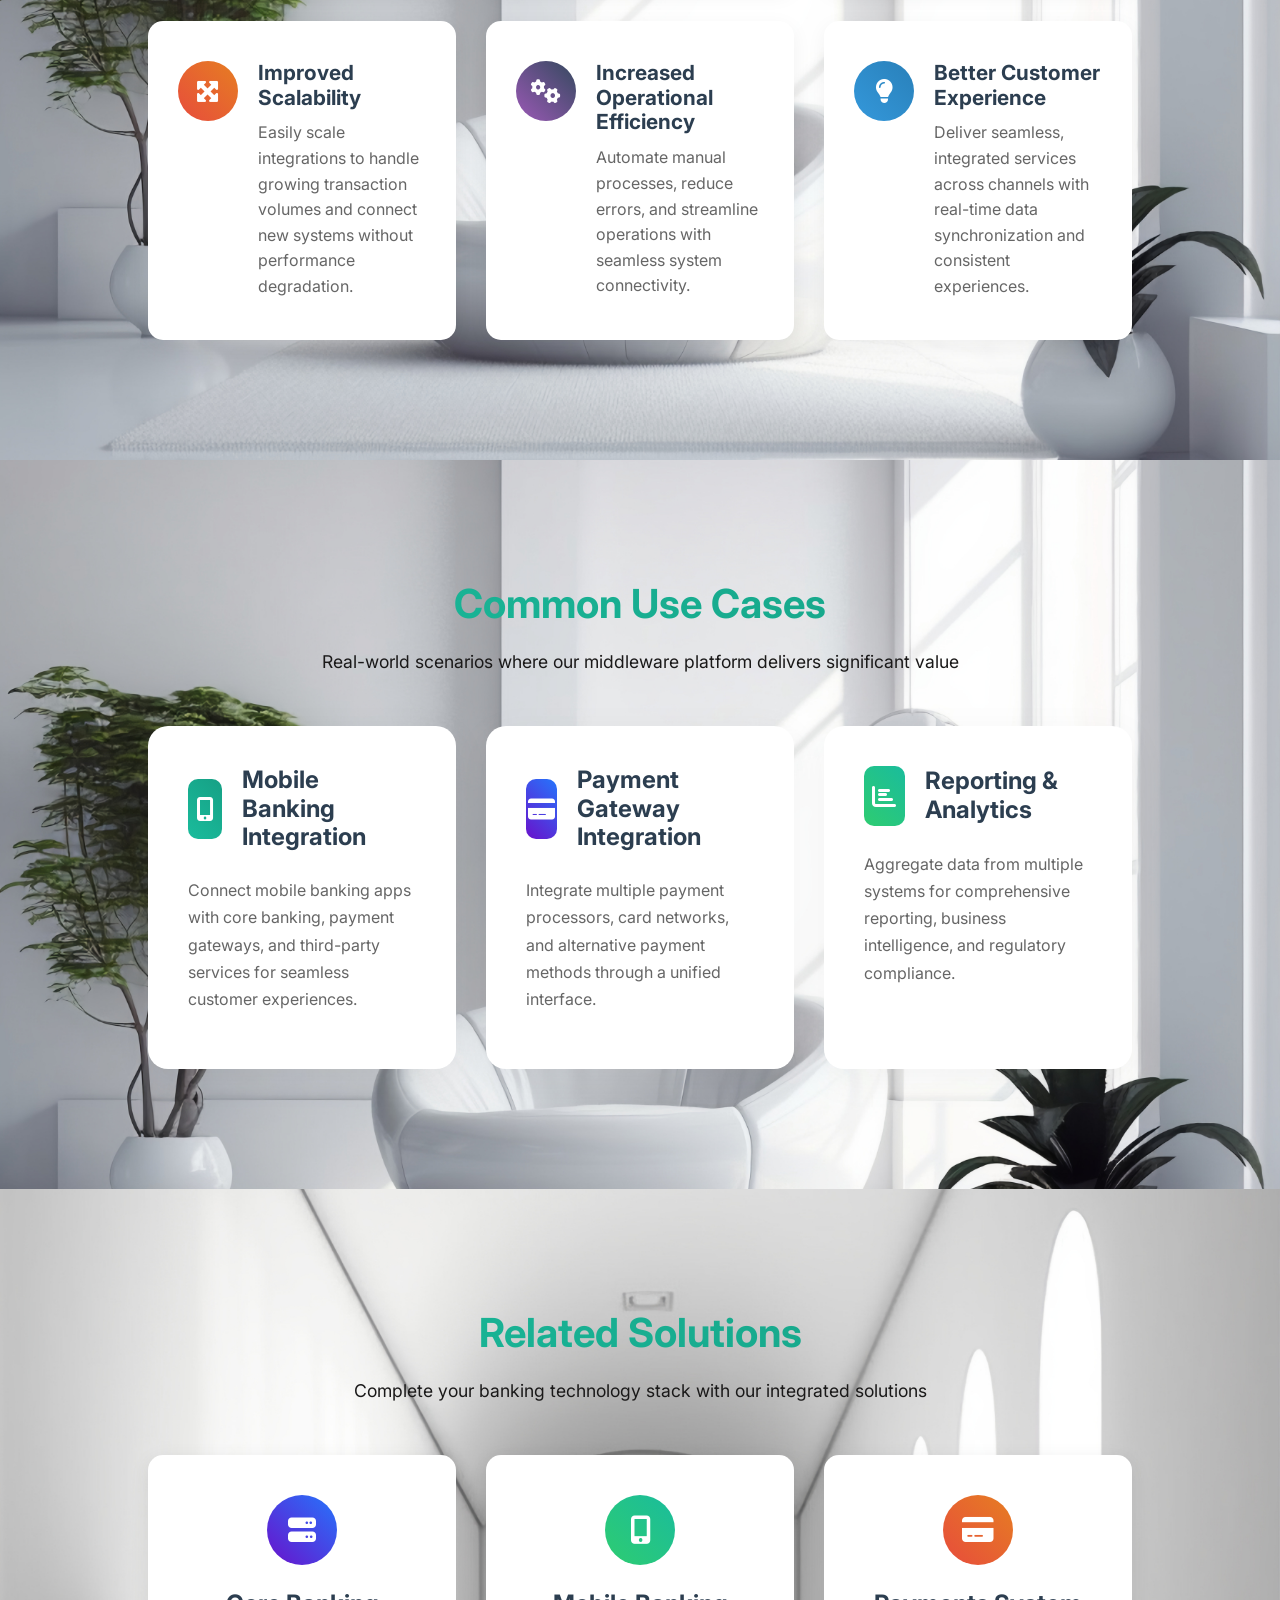
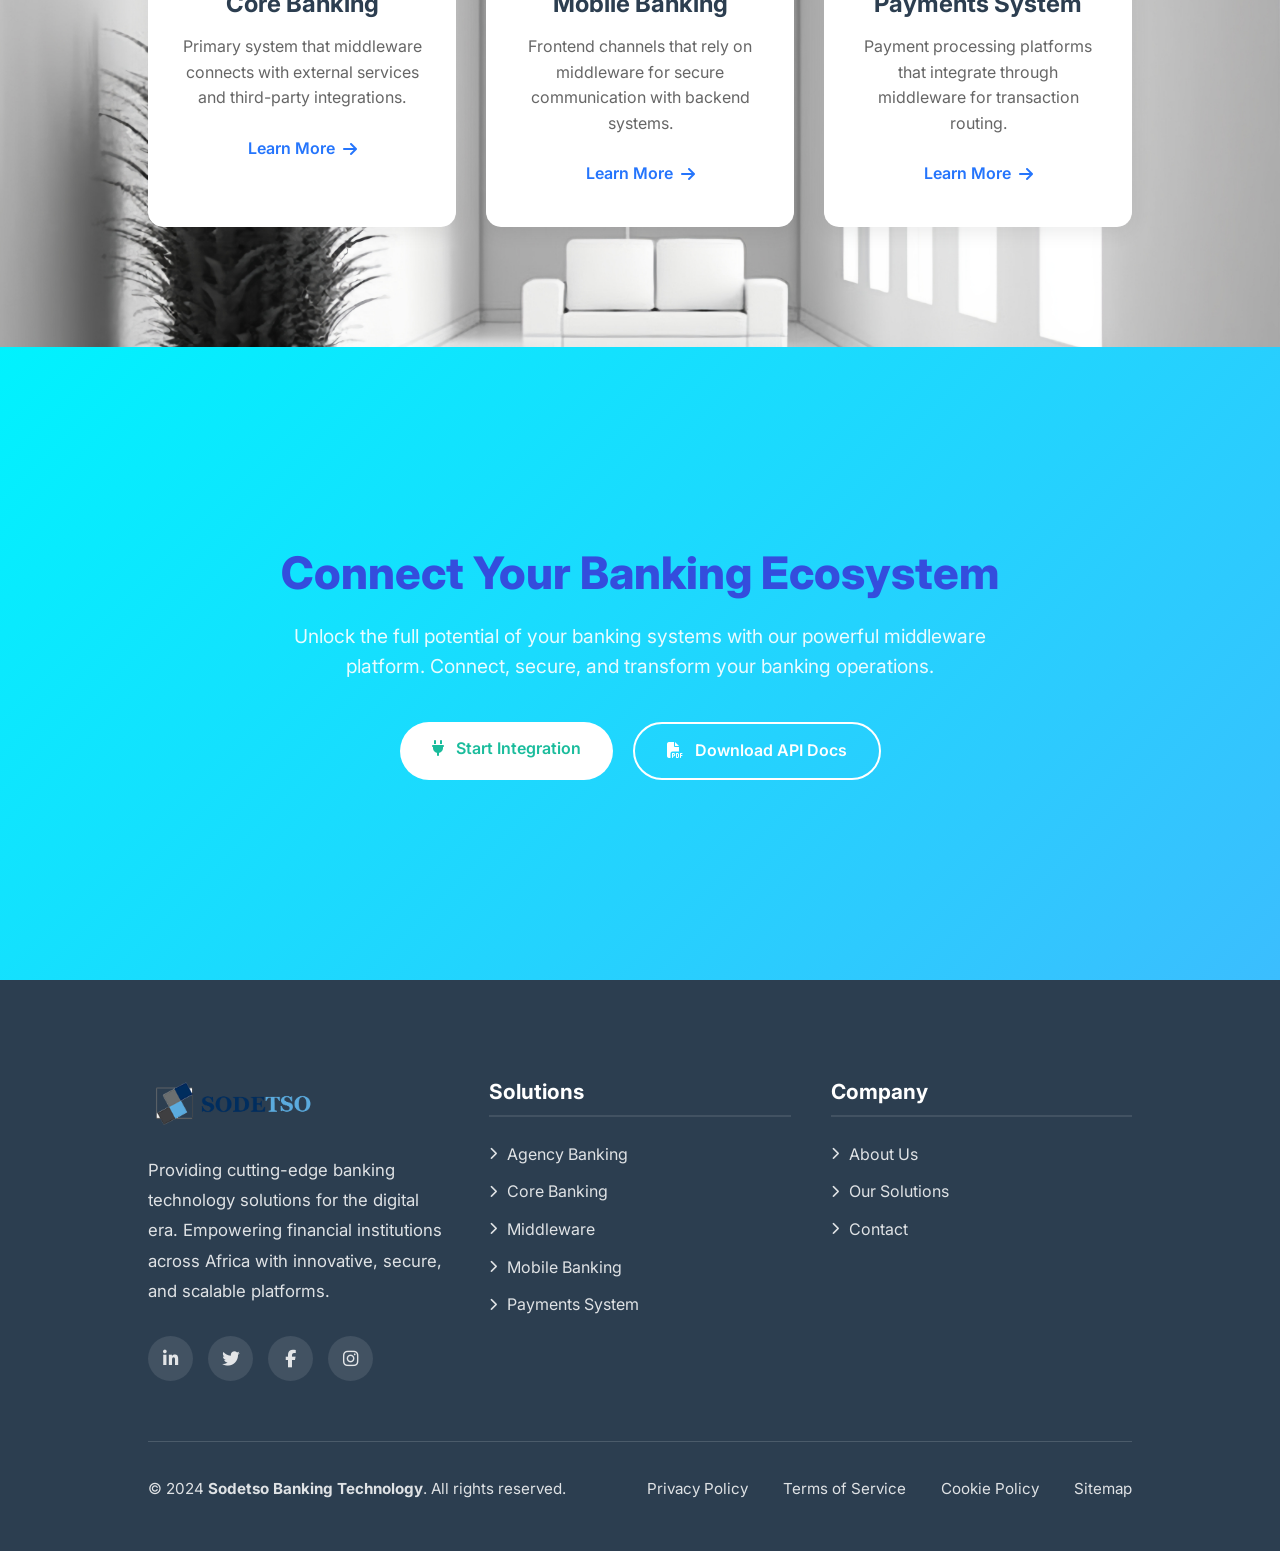
<file: middleware.html>
<!DOCTYPE html>
<html lang="en">
<head>
    <meta charset="UTF-8">
    <meta name="viewport" content="width=device-width, initial-scale=1.0">
    <title>Middleware | Sodetso Banking Technology</title>
    <link rel="stylesheet" href="/cssfiles/style.css">
    <link rel="stylesheet" href="/cssfiles/responsive.css">
    <link rel="stylesheet" href="https://cdnjs.cloudflare.com/ajax/libs/font-awesome/6.4.0/css/all.min.css">
    <link href="https://fonts.googleapis.com/css2?family=Inter:wght@300;400;500;600;700&family=Poppins:wght@400;500;600;700&display=swap" rel="stylesheet">
    
    <!-- Modern Enhancements -->
    <style>
        
        :root {
            --primary-gradient: linear-gradient(45deg, #6a11cb, #2575fc);
            --secondary-gradient: linear-gradient(45deg, #2ecc71, #1abc9c);
            --accent-gradient: linear-gradient(45deg, #e74c3c, #e67e22);
            --purple-gradient: linear-gradient(45deg, #9b59b6, #34495e);
            --teal-gradient: linear-gradient(45deg, #1abc9c, #16a085);
            --dark-bg: #2c3e50;
            --light-bg: #f8f9fa;
        }
        
        .animated-gradient {
            background: linear-gradient(-45deg, #6a11cb, #2575fc, #4facfe, #00f2fe);
            background-size: 400% 400%;
            animation: gradientBG 15s ease infinite;
        }
        
        @keyframes gradientBG {
            0% { background-position: 0% 50%; }
            50% { background-position: 100% 50%; }
            100% { background-position: 0% 50%; }
        }
        
        .modern-section {
            padding: 100px 0;
        }
        
        .section-title-modern {
            font-size: 2.5rem;
            font-weight: 700;
            margin-bottom: 20px;
            background: var(--teal-gradient);
            -webkit-background-clip: text;
            -webkit-text-fill-color: transparent;
            background-clip: text;
            text-align: center;
        }
        
        .btn-gradient {
            background: linear-gradient(45deg, #6a11cb, #2575fc);
            border: none;
            color: white;
            padding: 14px 32px;
            border-radius: 50px;
            position: relative;
            overflow: hidden;
            transition: all 0.3s ease;
            font-weight: 600;
            cursor: pointer;
            display: inline-block;
            text-decoration: none;
            text-align: center;
        }
        
        .btn-gradient::before {
            content: '';
            position: absolute;
            top: 0;
            left: -100%;
            width: 100%;
            height: 100%;
            background: linear-gradient(45deg, #2575fc, #6a11cb);
            transition: left 0.5s ease;
            z-index: 1;
        }
        
        .btn-gradient:hover::before {
            left: 0;
        }
        
        .btn-gradient span {
            position: relative;
            z-index: 2;
        }
        
        .btn-gradient i {
            margin-right: 8px;
        }
        
        .modern-card {
            background: white;
            border-radius: 15px;
            overflow: hidden;
            transition: transform 0.3s ease, box-shadow 0.3s ease;
            border: none;
            box-shadow: 0 5px 20px rgba(0,0,0,0.08);
            height: 100%;
        }
        
        .modern-card:hover {
            transform: translateY(-10px);
            box-shadow: 0 20px 40px rgba(0,0,0,0.15);
        }
        
        .middleware-features-grid {
            display: grid;
            grid-template-columns: repeat(auto-fit, minmax(280px, 1fr));
            gap: 30px;
            margin-top: 50px;
        }
        
        .middleware-feature {
            background: white;
            padding: 40px 30px;
            border-radius: 15px;
            text-align: center;
            box-shadow: 0 5px 20px rgba(0,0,0,0.05);
            transition: all 0.3s ease;
            border: 2px solid transparent;
        }
        
        .middleware-feature:hover {
            transform: translateY(-10px);
            box-shadow: 0 20px 40px rgba(0,0,0,0.1);
            border-color: var(--teal-gradient);
        }
        
        .middleware-icon {
            width: 80px;
            height: 80px;
            background: var(--teal-gradient);
            border-radius: 50%;
            display: flex;
            align-items: center;
            justify-content: center;
            margin: 0 auto 25px;
            color: white;
            font-size: 2rem;
            transition: transform 0.3s ease;
        }
        
        .middleware-feature:hover .middleware-icon {
            transform: scale(1.1) rotate(5deg);
        }
        
        .middleware-feature h3 {
            color: #2c3e50;
            margin-bottom: 15px;
            font-size: 1.4rem;
        }
        
        .middleware-feature p {
            color: #666;
            line-height: 1.6;
        }
        
        .integration-grid {
            display: grid;
            grid-template-columns: repeat(auto-fit, minmax(250px, 1fr));
            gap: 30px;
            margin-top: 50px;
        }
        
        .integration-item-modern {
            background: white;
            padding: 40px 30px;
            border-radius: 15px;
            text-align: center;
            box-shadow: 0 5px 20px rgba(0,0,0,0.05);
            transition: all 0.3s ease;
            position: relative;
            overflow: hidden;
        }
        
        .integration-item-modern::before {
            content: '';
            position: absolute;
            top: 0;
            left: 0;
            width: 100%;
            height: 5px;
            background: var(--teal-gradient);
            transform: translateX(-100%);
            transition: transform 0.5s ease;
        }
        
        .integration-item-modern:hover::before {
            transform: translateX(0);
        }
        
        .integration-item-modern:hover {
            transform: translateY(-8px);
            box-shadow: 0 15px 35px rgba(0,0,0,0.1);
        }
        
        .integration-item-modern i {
            font-size: 3rem;
            margin-bottom: 25px;
            transition: transform 0.3s ease;
        }
        
        .integration-item-modern:hover i {
            transform: scale(1.1);
        }
        
        .integration-item-modern span {
            font-weight: 600;
            color: #2c3e50;
            font-size: 1.2rem;
        }
        
        .benefits-grid-modern {
            display: grid;
            grid-template-columns: repeat(auto-fit, minmax(300px, 1fr));
            gap: 30px;
            margin-top: 50px;
        }
        
        .benefit-modern {
            background: white;
            padding: 40px 30px;
            border-radius: 15px;
            box-shadow: 0 5px 20px rgba(0,0,0,0.05);
            transition: all 0.3s ease;
            display: flex;
            gap: 20px;
            align-items: flex-start;
        }
        
        .benefit-modern:hover {
            transform: translateY(-8px);
            box-shadow: 0 15px 35px rgba(0,0,0,0.1);
        }
        
        .benefit-icon {
            width: 60px;
            height: 60px;
            background: var(--teal-gradient);
            border-radius: 50%;
            display: flex;
            align-items: center;
            justify-content: center;
            color: white;
            font-size: 1.5rem;
            flex-shrink: 0;
            transition: transform 0.3s ease;
        }
        
        .benefit-modern:hover .benefit-icon {
            transform: scale(1.1);
        }
        
        .benefit-modern h3 {
            color: #2c3e50;
            margin-bottom: 10px;
            font-size: 1.3rem;
        }
        
        .benefit-modern p {
            color: #666;
            line-height: 1.6;
            margin: 0;
        }
        
        .architecture-section {
            background: var(--light-bg);
            padding: 80px 0;
            border-radius: 20px;
            margin: 50px 0;
        }
        
        .solution-header-modern {
            padding: 120px 0 80px;
            background: var(--light-bg);
        }
        
        @media (max-width: 768px) {
            .middleware-features-grid,
            .integration-grid,
            .benefits-grid-modern {
                grid-template-columns: 1fr;
            }
            
            .benefit-modern {
                flex-direction: column;
                text-align: center;
                align-items: center;
            }
        }
    </style>
</head>
<body>
    <!-- Modern Navigation -->
    <div id="navbar-container"></div>
    
    <!-- Modern Solution Header -->
    <section class="solution-header-modern" style="background-image: url(/images/iMAGE/kij.jpg); background-size: cover; background-position: center; position: center; z-index: 1;">
        <div class="container">
            <div style="display: grid; grid-template-columns: 1fr 1fr; gap: 60px; align-items: center;">
                <div>
                    <span style="color: #1abc9c; font-weight: 600; text-transform: uppercase; letter-spacing: 1.5px; display: block; margin-bottom: 15px;">MIDDLEWARE PLATFORM</span>
                    <h1 style="font-size: 3.5rem; color: #2c3e50; margin-bottom: 20px; font-weight: 800; line-height: 1.2;">Banking Integration Platform</h1>
                    <p style="font-size: 1.2rem; color: #121312; line-height: 1.7; margin-bottom: 30px;">
                        Seamlessly connect your core banking system with third-party services, payment gateways, and external APIs. Our middleware platform ensures secure, reliable, and scalable integration across all banking channels.
                    </p>
                    <div style="display: flex; gap: 20px; flex-wrap: wrap;">
                        <a href="contact.html" class="btn-gradient" style="background: var(--teal-gradient);">
                            <i class="fas fa-calendar-check"></i> <span>Request Demo</span>
                        </a>
                        <a href="#features" class="btn-gradient" style="background: transparent; border: 2px solid #1abc9c; color: #1abc9c;">
                            <i class="fas fa-plug"></i> <span>View Integrations</span>
                        </a>
                    </div>
                </div>
                <div>
                    <div style="background: var(--teal-gradient); padding: 50px; border-radius: 20px; height: 400px; display: flex; align-items: center; justify-content: center;">
                        <div style="text-align: center; color: white;">
                            <i class="fas fa-exchange-alt" style="font-size: 100px; margin-bottom: 20px;"></i>
                            <h3 style="font-size: 1.8rem; margin-bottom: 10px;">Integration Hub</h3>
                            <p style="opacity: 0.9;">Connect, secure, transform</p>
                        </div>
                    </div>
                </div>
            </div>
        </div>
    </section>
    
    <!-- Modern Middleware Features -->
    <section class="modern-section" id="features" style="background-image: url(/images/iMAGE/kij.jpg); background-size: cover; background-position: center; position: center; z-index: 1;">
        <div class="container">
            <h2 class="section-title-modern">Platform Features</h2>
            <p style="text-align: center; color: #666; max-width: 700px; margin: 0 auto 50px; font-size: 1.1rem;">
                Comprehensive middleware capabilities designed for modern banking integration needs
            </p>
            
            <div class="middleware-features-grid">
                <div class="middleware-feature">
                    <div class="middleware-icon">
                        <i class="fas fa-plug"></i>
                    </div>
                    <h3>API Management</h3>
                    <p>Comprehensive API gateway with versioning, rate limiting, authentication, and detailed analytics for all API interactions.</p>
                </div>
                
                <div class="middleware-feature">
                    <div class="middleware-icon" style="background: var(--primary-gradient);">
                        <i class="fas fa-sync-alt"></i>
                    </div>
                    <h3>Real-time Synchronization</h3>
                    <p>Bi-directional real-time data synchronization between core banking and external systems with conflict resolution.</p>
                </div>
                
                <div class="middleware-feature">
                    <div class="middleware-icon" style="background: var(--secondary-gradient);">
                        <i class="fas fa-shield-alt"></i>
                    </div>
                    <h3>Advanced Security</h3>
                    <p>End-to-end encryption, OAuth 2.0, JWT tokens, IP whitelisting, and comprehensive audit trails for all integrations.</p>
                </div>
                
                <div class="middleware-feature">
                    <div class="middleware-icon" style="background: var(--accent-gradient);">
                        <i class="fas fa-tachometer-alt"></i>
                    </div>
                    <h3>Performance Monitoring</h3>
                    <p>Real-time monitoring, alerting, and performance analytics for all integration points and transaction flows.</p>
                </div>
                
                <div class="middleware-feature">
                    <div class="middleware-icon" style="background: var(--purple-gradient);">
                        <i class="fas fa-code-branch"></i>
                    </div>
                    <h3>Workflow Automation</h3>
                    <p>Visual workflow designer for creating complex integration workflows with conditional logic and error handling.</p>
                </div>
                
                <div class="middleware-feature">
                    <div class="middleware-icon" style="background: linear-gradient(45deg, #3498db, #2980b9);">
                        <i class="fas fa-bolt"></i>
                    </div>
                    <h3>High Availability</h3>
                    <p>Cluster deployment, load balancing, failover support, and disaster recovery capabilities for 99.99% uptime.</p>
                </div>
            </div>
        </div>
    </section>
    
    <!-- Architecture Overview -->
    <section class="architecture-section" style="background-image: url(/images/iMAGE/kij.jpg); background-size: cover; background-position: center; position: center; z-index: 1;">
        <div class="container">
            <h2 class="section-title-modern">Integration Architecture</h2>
            <p style="text-align: center; color: #666; max-width: 700px; margin: 0 auto 50px; font-size: 1.1rem;">
                Flexible, scalable architecture supporting multiple integration patterns and protocols
            </p>
            
            <div style="background: white; padding: 50px; border-radius: 20px; box-shadow: 0 10px 40px rgba(0,0,0,0.05);">
                <div style="display: grid; grid-template-columns: repeat(auto-fit, minmax(250px, 1fr)); gap: 30px; text-align: center;">
                    <div>
                        <div style="width: 70px; height: 70px; background: var(--teal-gradient); border-radius: 10px; display: flex; align-items: center; justify-content: center; margin: 0 auto 20px;">
                            <i class="fas fa-network-wired" style="color: white; font-size: 32px;"></i>
                        </div>
                        <h3 style="color: #2c3e50; margin-bottom: 10px;">Enterprise Service Bus</h3>
                        <p style="color: #666; font-size: 0.95rem;">Message-based integration with pub/sub, request/reply, and event-driven patterns</p>
                    </div>
                    
                    <div>
                        <div style="width: 70px; height: 70px; background: var(--primary-gradient); border-radius: 10px; display: flex; align-items: center; justify-content: center; margin: 0 auto 20px;">
                            <i class="fas fa-code" style="color: white; font-size: 32px;"></i>
                        </div>
                        <h3 style="color: #2c3e50; margin-bottom: 10px;">RESTful APIs</h3>
                        <p style="color: #666; font-size: 0.95rem;">Modern REST APIs with OpenAPI/Swagger documentation and testing tools</p>
                    </div>
                    
                    <div>
                        <div style="width: 70px; height: 70px; background: var(--secondary-gradient); border-radius: 10px; display: flex; align-items: center; justify-content: center; margin: 0 auto 20px;">
                            <i class="fas fa-exchange-alt" style="color: white; font-size: 32px;"></i>
                        </div>
                        <h3 style="color: #2c3e50; margin-bottom: 10px;">SOAP/Web Services</h3>
                        <p style="color: #666; font-size: 0.95rem;">Legacy system integration with SOAP, WSDL, and XML transformation support</p>
                    </div>
                    
                    <div>
                        <div style="width: 70px; height: 70px; background: var(--accent-gradient); border-radius: 10px; display: flex; align-items: center; justify-content: center; margin: 0 auto 20px;">
                            <i class="fas fa-database" style="color: white; font-size: 32px;"></i>
                        </div>
                        <h3 style="color: #2c3e50; margin-bottom: 10px;">Database Integration</h3>
                        <p style="color: #666; font-size: 0.95rem;">Direct database connectivity with change data capture and replication</p>
                    </div>
                </div>
            </div>
        </div>
    </section>
    
    <!-- Modern Integration Partners -->
    <section class="modern-section" style="background-image: url(/images/iMAGE/kij.jpg); background-size: cover; background-position: center; position: center; z-index: 1;">
        <div class="container">
            <h2 class="section-title-modern">Supported Integrations</h2>
            <p style="text-align: center; color: #666; max-width: 700px; margin: 0 auto 50px; font-size: 1.1rem;">
                Pre-built connectors for popular banking systems, payment gateways, and third-party services
            </p>
            
            <div class="integration-grid">
                <div class="integration-item-modern">
                    <i class="fab fa-cc-visa" style="color: #1a1f71;"></i>
                    <span>Visa/Mastercard</span>
                </div>
                
                <div class="integration-item-modern">
                    <i class="fas fa-money-bill-wave" style="color: #2ecc71;"></i>
                    <span>Mobile Money</span>
                </div>
                
                <div class="integration-item-modern">
                    <i class="fas fa-university" style="color: #3498db;"></i>
                    <span>Core Banking Systems</span>
                </div>
                
                <div class="integration-item-modern">
                    <i class="fas fa-chart-line" style="color: #f39c12;"></i>
                    <span>Credit Bureaus</span>
                </div>
                
                <div class="integration-item-modern">
                    <i class="fas fa-shield-alt" style="color: #e74c3c;"></i>
                    <span>Fraud Detection</span>
                </div>
                
                <div class="integration-item-modern">
                    <i class="fas fa-file-invoice" style="color: #9b59b6;"></i>
                    <span>ERP Systems</span>
                </div>
                
                <div class="integration-item-modern">
                    <i class="fas fa-sms" style="color: #1abc9c;"></i>
                    <span>SMS Gateways</span>
                </div>
                
                <div class="integration-item-modern">
                    <i class="fas fa-envelope" style="color: #34495e;"></i>
                    <span>Email Services</span>
                </div>
                
                <div class="integration-item-modern">
                    <i class="fas fa-cloud" style="color: #4285f4;"></i>
                    <span>Cloud Services</span>
                </div>
                
                <div class="integration-item-modern">
                    <i class="fas fa-robot" style="color: #8e44ad;"></i>
                    <span>AI/ML Services</span>
                </div>
                
                <div class="integration-item-modern">
                    <i class="fas fa-qrcode" style="color: #d35400;"></i>
                    <span>QR Payment Systems</span>
                </div>
                
                <div class="integration-item-modern">
                    <i class="fas fa-id-card" style="color: #27ae60;"></i>
                    <span>Digital Identity</span>
                </div>
            </div>
        </div>
    </section>
    
    <!-- Modern Business Benefits -->
    <section class="modern-section" style="background-image: url(/images/iMAGE/kij.jpg); background-size: cover; background-position: center; position: center; z-index: 1;">
        <div class="container">
            <h2 class="section-title-modern">Business Benefits</h2>
            <p style="text-align: center; color: #1a1919; max-width: 700px; margin: 0 auto 50px; font-size: 1.1rem;">
                Transform your banking operations with seamless integration capabilities
            </p>
            
            <div class="benefits-grid-modern">
                <div class="benefit-modern">
                    <div class="benefit-icon">
                        <i class="fas fa-bolt"></i>
                    </div>
                    <div>
                        <h3>Accelerate Time to Market</h3>
                        <p>Reduce integration development time by up to 70% with pre-built connectors and templates for rapid deployment of new services.</p>
                    </div>
                </div>
                
                <div class="benefit-modern">
                    <div class="benefit-icon" style="background: var(--primary-gradient);">
                        <i class="fas fa-chart-line"></i>
                    </div>
                    <div>
                        <h3>Reduce Integration Costs</h3>
                        <p>Lower development and maintenance costs with centralized integration platform eliminating point-to-point connections.</p>
                    </div>
                </div>
                
                <div class="benefit-modern">
                    <div class="benefit-icon" style="background: var(--secondary-gradient);">
                        <i class="fas fa-shield-alt"></i>
                    </div>
                    <div>
                        <h3>Enhanced Security & Compliance</h3>
                        <p>Centralized security controls, audit trails, and compliance monitoring for all integration points and data flows.</p>
                    </div>
                </div>
                
                <div class="benefit-modern">
                    <div class="benefit-icon" style="background: var(--accent-gradient);">
                        <i class="fas fa-expand-arrows-alt"></i>
                    </div>
                    <div>
                        <h3>Improved Scalability</h3>
                        <p>Easily scale integrations to handle growing transaction volumes and connect new systems without performance degradation.</p>
                    </div>
                </div>
                
                <div class="benefit-modern">
                    <div class="benefit-icon" style="background: var(--purple-gradient);">
                        <i class="fas fa-cogs"></i>
                    </div>
                    <div>
                        <h3>Increased Operational Efficiency</h3>
                        <p>Automate manual processes, reduce errors, and streamline operations with seamless system connectivity.</p>
                    </div>
                </div>
                
                <div class="benefit-modern">
                    <div class="benefit-icon" style="background: linear-gradient(45deg, #3498db, #2980b9);">
                        <i class="fas fa-lightbulb"></i>
                    </div>
                    <div>
                        <h3>Better Customer Experience</h3>
                        <p>Deliver seamless, integrated services across channels with real-time data synchronization and consistent experiences.</p>
                    </div>
                </div>
            </div>
        </div>
    </section>
    
    <!-- Use Cases -->
    <section class="modern-section" style="background-image: url(/images/iMAGE/kij.jpg); background-size: cover; background-position: center; position: center; z-index: 1;">
        <div class="container">
            <h2 class="section-title-modern">Common Use Cases</h2>
            <p style="text-align: center; color: #1a1919; max-width: 700px; margin: 0 auto 50px; font-size: 1.1rem;">
                Real-world scenarios where our middleware platform delivers significant value
            </p>
            
            <div style="display: grid; grid-template-columns: repeat(auto-fit, minmax(300px, 1fr)); gap: 30px;">
                <div style="background: white; padding: 40px; border-radius: 20px; box-shadow: 0 10px 40px rgba(0,0,0,0.05);">
                    <div style="display: flex; align-items: center; gap: 20px; margin-bottom: 25px;">
                        <div style="width: 60px; height: 60px; background: var(--teal-gradient); border-radius: 10px; display: flex; align-items: center; justify-content: center;">
                            <i class="fas fa-mobile-alt" style="color: white; font-size: 24px;"></i>
                        </div>
                        <h3 style="color: #2c3e50; margin: 0;">Mobile Banking Integration</h3>
                    </div>
                    <p style="color: #666; line-height: 1.7;">Connect mobile banking apps with core banking, payment gateways, and third-party services for seamless customer experiences.</p>
                </div>
                
                <div style="background: white; padding: 40px; border-radius: 20px; box-shadow: 0 10px 40px rgba(0,0,0,0.05);">
                    <div style="display: flex; align-items: center; gap: 20px; margin-bottom: 25px;">
                        <div style="width: 60px; height: 60px; background: var(--primary-gradient); border-radius: 10px; display: flex; align-items: center; justify-content: center;">
                            <i class="fas fa-credit-card" style="color: white; font-size: 24px;"></i>
                        </div>
                        <h3 style="color: #2c3e50; margin: 0;">Payment Gateway Integration</h3>
                    </div>
                    <p style="color: #666; line-height: 1.7;">Integrate multiple payment processors, card networks, and alternative payment methods through a unified interface.</p>
                </div>
                
                <div style="background: white; padding: 40px; border-radius: 20px; box-shadow: 0 10px 40px rgba(0,0,0,0.05);">
                    <div style="display: flex; align-items: center; gap: 20px; margin-bottom: 25px;">
                        <div style="width: 60px; height: 60px; background: var(--secondary-gradient); border-radius: 10px; display: flex; align-items: center; justify-content: center;">
                            <i class="fas fa-chart-bar" style="color: white; font-size: 24px;"></i>
                        </div>
                        <h3 style="color: #2c3e50; margin: 0;">Reporting & Analytics</h3>
                    </div>
                    <p style="color: #666; line-height: 1.7;">Aggregate data from multiple systems for comprehensive reporting, business intelligence, and regulatory compliance.</p>
                </div>
            </div>
        </div>
    </section>
    
    <!-- Related Solutions -->
    <section class="modern-section" style="background-image: url(/images/iMAGE/jkuh.jpg); background-size: cover; background-position: center; position: center; z-index: 1;">
        <div class="container">
            <h2 class="section-title-modern">Related Solutions</h2>
            <p style="text-align: center; color: #1a1919; max-width: 700px; margin: 0 auto 50px; font-size: 1.1rem;">
                Complete your banking technology stack with our integrated solutions
            </p>
            
            <div style="display: grid; grid-template-columns: repeat(auto-fit, minmax(300px, 1fr)); gap: 30px;">
                <a href="core-banking.html" class="modern-card" style="text-decoration: none; color: inherit;">
                    <div style="padding: 40px 30px; text-align: center;">
                        <div style="width: 70px; height: 70px; background: var(--primary-gradient); border-radius: 50%; display: flex; align-items: center; justify-content: center; margin: 0 auto 25px;">
                            <i class="fas fa-server" style="color: white; font-size: 28px;"></i>
                        </div>
                        <h3 style="color: #2c3e50; margin-bottom: 15px;">Core Banking</h3>
                        <p style="color: #666; line-height: 1.6; margin-bottom: 25px;">Primary system that middleware connects with external services and third-party integrations.</p>
                        <span style="color: #2575fc; font-weight: 600; display: inline-flex; align-items: center; gap: 8px;">
                            Learn More <i class="fas fa-arrow-right"></i>
                        </span>
                    </div>
                </a>
                
                <a href="mobile-banking.html" class="modern-card" style="text-decoration: none; color: inherit;">
                    <div style="padding: 40px 30px; text-align: center;">
                        <div style="width: 70px; height: 70px; background: var(--secondary-gradient); border-radius: 50%; display: flex; align-items: center; justify-content: center; margin: 0 auto 25px;">
                            <i class="fas fa-mobile-alt" style="color: white; font-size: 28px;"></i>
                        </div>
                        <h3 style="color: #2c3e50; margin-bottom: 15px;">Mobile Banking</h3>
                        <p style="color: #666; line-height: 1.6; margin-bottom: 25px;">Frontend channels that rely on middleware for secure communication with backend systems.</p>
                        <span style="color: #2575fc; font-weight: 600; display: inline-flex; align-items: center; gap: 8px;">
                            Learn More <i class="fas fa-arrow-right"></i>
                        </span>
                    </div>
                </a>
                
                <a href="payments.html" class="modern-card" style="text-decoration: none; color: inherit;">
                    <div style="padding: 40px 30px; text-align: center;">
                        <div style="width: 70px; height: 70px; background: var(--accent-gradient); border-radius: 50%; display: flex; align-items: center; justify-content: center; margin: 0 auto 25px;">
                            <i class="fas fa-credit-card" style="color: white; font-size: 28px;"></i>
                        </div>
                        <h3 style="color: #2c3e50; margin-bottom: 15px;">Payments System</h3>
                        <p style="color: #666; line-height: 1.6; margin-bottom: 25px;">Payment processing platforms that integrate through middleware for transaction routing.</p>
                        <span style="color: #2575fc; font-weight: 600; display: inline-flex; align-items: center; gap: 8px;">
                            Learn More <i class="fas fa-arrow-right"></i>
                        </span>
                    </div>
                </a>
            </div>
        </div>
    </section>
    
    <!-- Modern CTA -->
    <section class="modern-section animated-gradient">
        <div class="container">
            <div style="text-align: center; padding: 80px 20px;">
                <h2 style="color:  rgb(52, 77, 221); font-size: 2.8rem; margin-bottom: 20px; font-weight: 800;">Connect Your Banking Ecosystem</h2>
                <p style="color: rgba(255,255,255,0.9); font-size: 1.2rem; max-width: 700px; margin: 0 auto 40px;">
                    Unlock the full potential of your banking systems with our powerful middleware platform. Connect, secure, and transform your banking operations.
                </p>
                <div style="display: flex; gap: 20px; justify-content: center; flex-wrap: wrap;">
                    <a href="contact.html" class="btn-gradient" style="background: white; color: #1abc9c;">
                        <i class="fas fa-plug"></i> <span>Start Integration</span>
                    </a>
                    <a href="contact.html" class="btn-gradient" style="background: transparent; border: 2px solid white;">
                        <i class="fas fa-file-pdf"></i> <span>Download API Docs</span>
                    </a>
                </div>
            </div>
        </div>
    </section>
    
    <!-- Modern Footer -->
    <!-- footer.html -->
<footer class="footer" style="background: #2c3e50; color: white; padding: 80px 0 30px;">
    <div class="container">
        <div class="footer-grid" style="display: grid; grid-template-columns: repeat(auto-fit, minmax(250px, 1fr)); gap: 40px; margin-bottom: 60px;">
            <div class="footer-col">
                <div class="footer-logo" style="display: flex; align-items: center; margin-bottom: 25px;">
                    <img src="/images/sodetso (1).png" alt="Sodetso Logo" style="height: 50px; margin-right: 15px;">
                    <span style="font-size: 1.8rem; font-weight: 800; color: white;"></span>
                </div>
                <p style="color: rgba(255,255,255,0.85); line-height: 1.8; margin-bottom: 30px; font-size: 1.05rem;">
                    Providing cutting-edge banking technology solutions for the digital era. Empowering financial institutions across Africa with innovative, secure, and scalable platforms.
                </p>
                <div class="social-links" style="display: flex; gap: 15px;">
                    <a href="#" style="display: flex; align-items: center; justify-content: center; width: 45px; height: 45px; background: rgba(255,255,255,0.1); border-radius: 50%; color: white; text-decoration: none; transition: all 0.3s; font-size: 1.1rem;">
                        <i class="fab fa-linkedin-in"></i>
                    </a>
                    <a href="#" style="display: flex; align-items: center; justify-content: center; width: 45px; height: 45px; background: rgba(255,255,255,0.1); border-radius: 50%; color: white; text-decoration: none; transition: all 0.3s; font-size: 1.1rem;">
                        <i class="fab fa-twitter"></i>
                    </a>
                    <a href="#" style="display: flex; align-items: center; justify-content: center; width: 45px; height: 45px; background: rgba(255,255,255,0.1); border-radius: 50%; color: white; text-decoration: none; transition: all 0.3s; font-size: 1.1rem;">
                        <i class="fab fa-facebook-f"></i>
                    </a>
                    <a href="#" style="display: flex; align-items: center; justify-content: center; width: 45px; height: 45px; background: rgba(255,255,255,0.1); border-radius: 50%; color: white; text-decoration: none; transition: all 0.3s; font-size: 1.1rem;">
                        <i class="fab fa-instagram"></i>
                    </a>
                </div>
            </div>
            
            <div class="footer-col">
                <h3 style="color: white; margin-bottom: 25px; font-size: 1.3rem; font-weight: 700; padding-bottom: 10px; border-bottom: 2px solid rgba(255,255,255,0.1);">Solutions</h3>
                <ul style="list-style: none; padding: 0;">
                    <li style="margin-bottom: 12px;">
                        <a href="agency-banking.html" style="color: rgba(255,255,255,0.85); text-decoration: none; transition: all 0.3s; display: flex; align-items: center; gap: 10px;">
                            <i class="fas fa-chevron-right" style="font-size: 0.8rem; opacity: 0.7;"></i>
                            <span>Agency Banking</span>
                        </a>
                    </li>
                    <li style="margin-bottom: 12px;">
                        <a href="core-banking.html" style="color: rgba(255,255,255,0.85); text-decoration: none; transition: all 0.3s; display: flex; align-items: center; gap: 10px;">
                            <i class="fas fa-chevron-right" style="font-size: 0.8rem; opacity: 0.7;"></i>
                            <span>Core Banking</span>
                        </a>
                    </li>
                    <li style="margin-bottom: 12px;">
                        <a href="middleware.html" style="color: rgba(255,255,255,0.85); text-decoration: none; transition: all 0.3s; display: flex; align-items: center; gap: 10px;">
                            <i class="fas fa-chevron-right" style="font-size: 0.8rem; opacity: 0.7;"></i>
                            <span>Middleware</span>
                        </a>
                    </li>
                    <li style="margin-bottom: 12px;">
                        <a href="mobile-banking.html" style="color: rgba(255,255,255,0.85); text-decoration: none; transition: all 0.3s; display: flex; align-items: center; gap: 10px;">
                            <i class="fas fa-chevron-right" style="font-size: 0.8rem; opacity: 0.7;"></i>
                            <span>Mobile Banking</span>
                        </a>
                    </li>
                    <li style="margin-bottom: 12px;">
                        <a href="payments.html" style="color: rgba(255,255,255,0.85); text-decoration: none; transition: all 0.3s; display: flex; align-items: center; gap: 10px;">
                            <i class="fas fa-chevron-right" style="font-size: 0.8rem; opacity: 0.7;"></i>
                            <span>Payments System</span>
                        </a> 
                    </li>
                </ul>
            </div>
            
            <div class="footer-col">
                <h3 style="color: white; margin-bottom: 25px; font-size: 1.3rem; font-weight: 700; padding-bottom: 10px; border-bottom: 2px solid rgba(255,255,255,0.1);">Company</h3>
                <ul style="list-style: none; padding: 0;">
                    <li style="margin-bottom: 12px;">
                        <a href="about.html" style="color: rgba(255,255,255,0.85); text-decoration: none; transition: all 0.3s; display: flex; align-items: center; gap: 10px;">
                            <i class="fas fa-chevron-right" style="font-size: 0.8rem; opacity: 0.7;"></i>
                            <span>About Us</span>
                        </a>
                    </li>
                    <li style="margin-bottom: 12px;">
                        <a href="solutions.html" style="color: rgba(255,255,255,0.85); text-decoration: none; transition: all 0.3s; display: flex; align-items: center; gap: 10px;">
                            <i class="fas fa-chevron-right" style="font-size: 0.8rem; opacity: 0.7;"></i>
                            <span>Our Solutions</span>
                        </a>
                    </li>
                    <li style="margin-bottom: 12px;">
                        <a href="contact.html" style="color: rgba(255,255,255,0.85); text-decoration: none; transition: all 0.3s; display: flex; align-items: center; gap: 10px;">
                            <i class="fas fa-chevron-right" style="font-size: 0.8rem; opacity: 0.7;"></i>
                            <span>Contact</span>
                        </a>
                    
                    </li>
                </ul>
            </div>
        </div>
        <div class="footer-bottom" style="padding-top: 35px; border-top: 1px solid rgba(255,255,255,0.15); display: flex; justify-content: space-between; align-items: center; flex-wrap: wrap; gap: 25px;">
            <p style="color: rgba(255,255,255,0.75); margin: 0; font-size: 0.95rem;">
                &copy; 2024 <strong style="color: white;">Sodetso Banking Technology</strong>. All rights reserved.
            </p>
            <div class="footer-links" style="display: flex; gap: 35px;">
                <a href="#" style="color: rgba(255,255,255,0.75); text-decoration: none; transition: color 0.3s; font-size: 0.95rem;">Privacy Policy</a>
                <a href="#" style="color: rgba(255,255,255,0.75); text-decoration: none; transition: color 0.3s; font-size: 0.95rem;">Terms of Service</a>
                <a href="#" style="color: rgba(255,255,255,0.75); text-decoration: none; transition: color 0.3s; font-size: 0.95rem;">Cookie Policy</a>
                <a href="sitemap.html" style="color: rgba(255,255,255,0.75); text-decoration: none; transition: color 0.3s; font-size: 0.95rem;">Sitemap</a>
            </div>
        </div>
        
        <!-- Back to Top Button -->
        <button id="backToTop" style="position: fixed; bottom: 30px; right: 30px; width: 50px; height: 50px; background: linear-gradient(45deg, #6a11cb, #2575fc); border: none; border-radius: 50%; color: white; font-size: 1.2rem; cursor: pointer; z-index: 1000; box-shadow: 0 5px 20px rgba(0,0,0,0.2); display: none; transition: all 0.3s ease;"
                onmouseover="this.style.transform='translateY(-5px)'; this.style.boxShadow='0 10px 25px rgba(0,0,0,0.3)';"
                onmouseout="this.style.transform='translateY(0)'; this.style.boxShadow='0 5px 20px rgba(0,0,0,0.2)';">
            <i class="fas fa-arrow-up"></i>
        </button>
    </div>
</footer>

<script>
    // Back to Top functionality
    document.addEventListener('DOMContentLoaded', function() {
        const backToTopButton = document.getElementById('backToTop');
        
        // Show/hide button based on scroll position
        window.addEventListener('scroll', function() {
            if (window.pageYOffset > 300) {
                backToTopButton.style.display = 'flex';
                backToTopButton.style.alignItems = 'center';
                backToTopButton.style.justifyContent = 'center';
            } else {
                backToTopButton.style.display = 'none';
            }
        });
        
        // Scroll to top when clicked
        backToTopButton.addEventListener('click', function() {
            window.scrollTo({
                top: 0,
                behavior: 'smooth'
            });
        });
        
        // Add hover animations to footer links
        const footerLinks = document.querySelectorAll('.footer a');
        footerLinks.forEach(link => {
            link.addEventListener('mouseenter', function() {
                this.style.color = 'white';
                this.style.paddingLeft = '5px';
                
                // Animate chevron for links that have it
                const chevron = this.querySelector('.fa-chevron-right');
                if (chevron) {
                    chevron.style.transform = 'translateX(3px)';
                    chevron.style.opacity = '1';
                }
            });
            
            link.addEventListener('mouseleave', function() {
                this.style.color = 'rgba(255,255,255,0.85)';
                this.style.paddingLeft = '0';
                
                // Reset chevron
                const chevron = this.querySelector('.fa-chevron-right');
                if (chevron) {
                    chevron.style.transform = 'translateX(0)';
                    chevron.style.opacity = '0.7';
                }
            });
        });
        
        // Add hover animations to social icons
        const socialIcons = document.querySelectorAll('.social-links a');
        socialIcons.forEach(icon => {
            icon.addEventListener('mouseenter', function() {
                this.style.background = 'linear-gradient(45deg, #6a11cb, #2575fc)';
                this.style.transform = 'translateY(-5px) scale(1.1)';
                this.style.boxShadow = '0 10px 20px rgba(0,0,0,0.2)';
            });
            
            icon.addEventListener('mouseleave', function() {
                this.style.background = 'rgba(255,255,255,0.1)';
                this.style.transform = 'translateY(0) scale(1)';
                this.style.boxShadow = 'none';
            });
        });
        
        // Add animation to footer bottom links
        const footerBottomLinks = document.querySelectorAll('.footer-links a');
        footerBottomLinks.forEach(link => {
            link.addEventListener('mouseenter', function() {
                this.style.color = 'white';
            });
            
            link.addEventListener('mouseleave', function() {
                this.style.color = 'rgba(255,255,255,0.75)';
            });
        });
        
        // Add subtle fade-in animation for footer
        const footer = document.querySelector('.footer');
        footer.style.opacity = '0';
        footer.style.transform = 'translateY(20px)';
        footer.style.transition = 'all 0.6s ease';
        
        setTimeout(() => {
            footer.style.opacity = '1';
            footer.style.transform = 'translateY(0)';
        }, 300);
    });
    
    // Add CSS for smooth transitions
    const style = document.createElement('style');
    style.textContent = `
        .footer a, .footer-links a, .social-links a {
            transition: all 0.3s ease !important;
        }
        
        .footer li a .fa-chevron-right {
            transition: all 0.3s ease !important;
        }
        
        #backToTop {
            transition: all 0.3s ease !important;
        }
    `;
    document.head.appendChild(style);
</script>
    
    <!-- Scripts -->
    <script src="/cssfiles/Js/component.js"></script>
    <script src="/cssfiles/Js/main.js"></script>
    
    <!-- Additional JavaScript for animations -->
    <script>
        document.addEventListener('DOMContentLoaded', function() {
            // Animate middleware features
            document.querySelectorAll('.middleware-feature').forEach(feature => {
                feature.addEventListener('mouseenter', function() {
                    this.style.transform = 'translateY(-10px)';
                });
                
                feature.addEventListener('mouseleave', function() {
                    this.style.transform = 'translateY(0)';
                });
            });
            
            // Animate integration items
            document.querySelectorAll('.integration-item-modern').forEach(item => {
                item.addEventListener('mouseenter', function() {
                    this.style.transform = 'translateY(-8px)';
                });
                
                item.addEventListener('mouseleave', function() {
                    this.style.transform = 'translateY(0)';
                });
            });
            
            // Animate benefits
            document.querySelectorAll('.benefit-modern').forEach(benefit => {
                benefit.addEventListener('mouseenter', function() {
                    this.style.transform = 'translateY(-8px)';
                });
                
                benefit.addEventListener('mouseleave', function() {
                    this.style.transform = 'translateY(0)';
                });
            });
            
            // Animate use case cards
            document.querySelectorAll('div[style*="box-shadow: 0 10px 40px rgba(0,0,0,0.05)"]').forEach(card => {
                if (card.querySelector('h3')) {
                    card.addEventListener('mouseenter', function() {
                        this.style.transform = 'translateY(-10px)';
                        const iconDiv = this.querySelector('div[style*="background:"]');
                        if (iconDiv) {
                            iconDiv.style.transform = 'scale(1.1)';
                        }
                    });
                    
                    card.addEventListener('mouseleave', function() {
                        this.style.transform = 'translateY(0)';
                        const iconDiv = this.querySelector('div[style*="background:"]');
                        if (iconDiv) {
                            iconDiv.style.transform = 'scale(1)';
                        }
                    });
                }
            });
            
            // Scroll animations
            const observerOptions = {
                threshold: 0.2,
                rootMargin: '0px 0px -50px 0px'
            };
            
            const observer = new IntersectionObserver((entries) => {
                entries.forEach(entry => {
                    if (entry.isIntersecting) {
                        entry.target.style.opacity = '1';
                        entry.target.style.transform = 'translateY(0)';
                        
                        // Special animation for integration items
                        if (entry.target.classList.contains('integration-item-modern')) {
                            const topBar = entry.target.querySelector('::before');
                            if (topBar) {
                                setTimeout(() => {
                                    topBar.style.transform = 'translateX(0)';
                                }, 300);
                            }
                        }
                    }
                });
            }, observerOptions);
            
            // Animate sections on scroll
            const sections = document.querySelectorAll('.modern-section, .architecture-section');
            sections.forEach(section => {
                if (!section.classList.contains('animated-gradient')) {
                    section.style.opacity = '0';
                    section.style.transform = 'translateY(30px)';
                    section.style.transition = 'all 0.6s ease';
                    observer.observe(section);
                }
            });
            
            // Button hover effects
            document.querySelectorAll('.btn-gradient').forEach(btn => {
                btn.addEventListener('mouseenter', function() {
                    this.style.transform = 'scale(1.05)';
                });
                
                btn.addEventListener('mouseleave', function() {
                    this.style.transform = 'scale(1)';
                });
            });
        });
    </script>
</body>
</html>
</file>
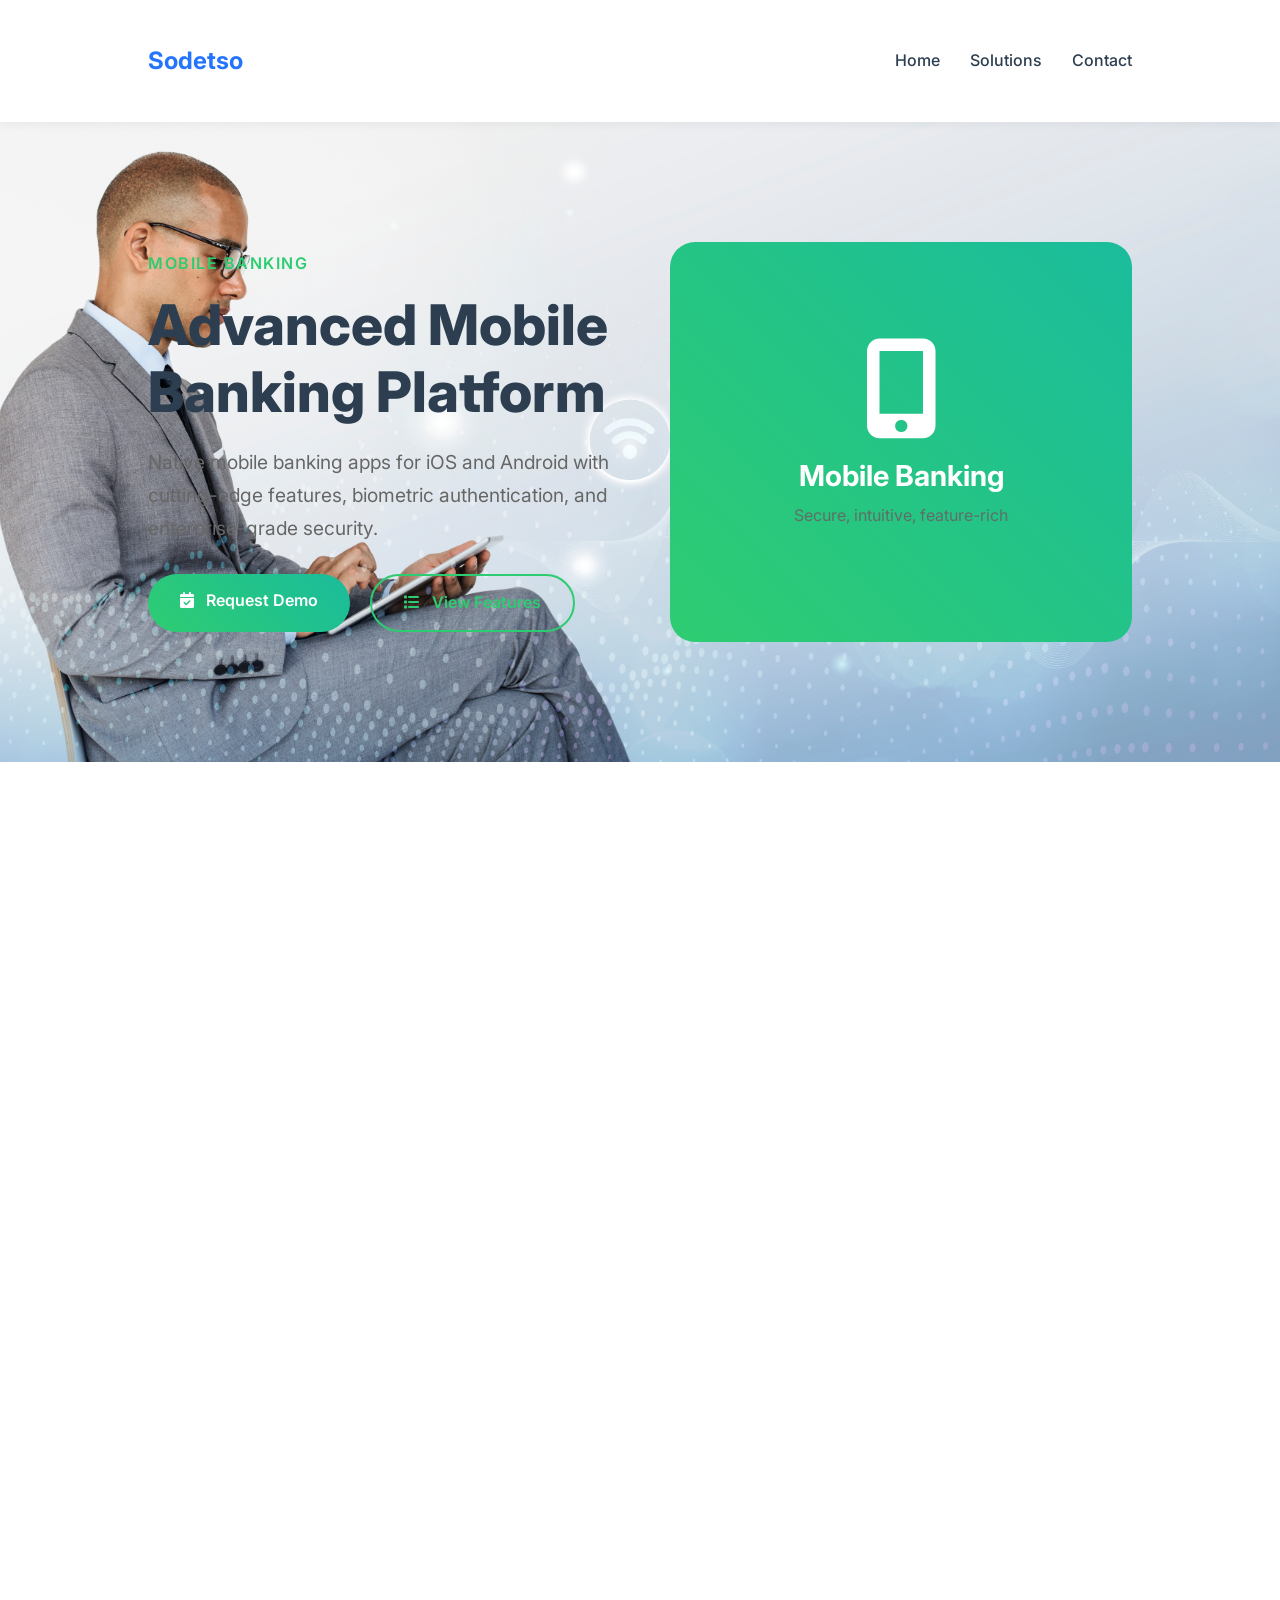
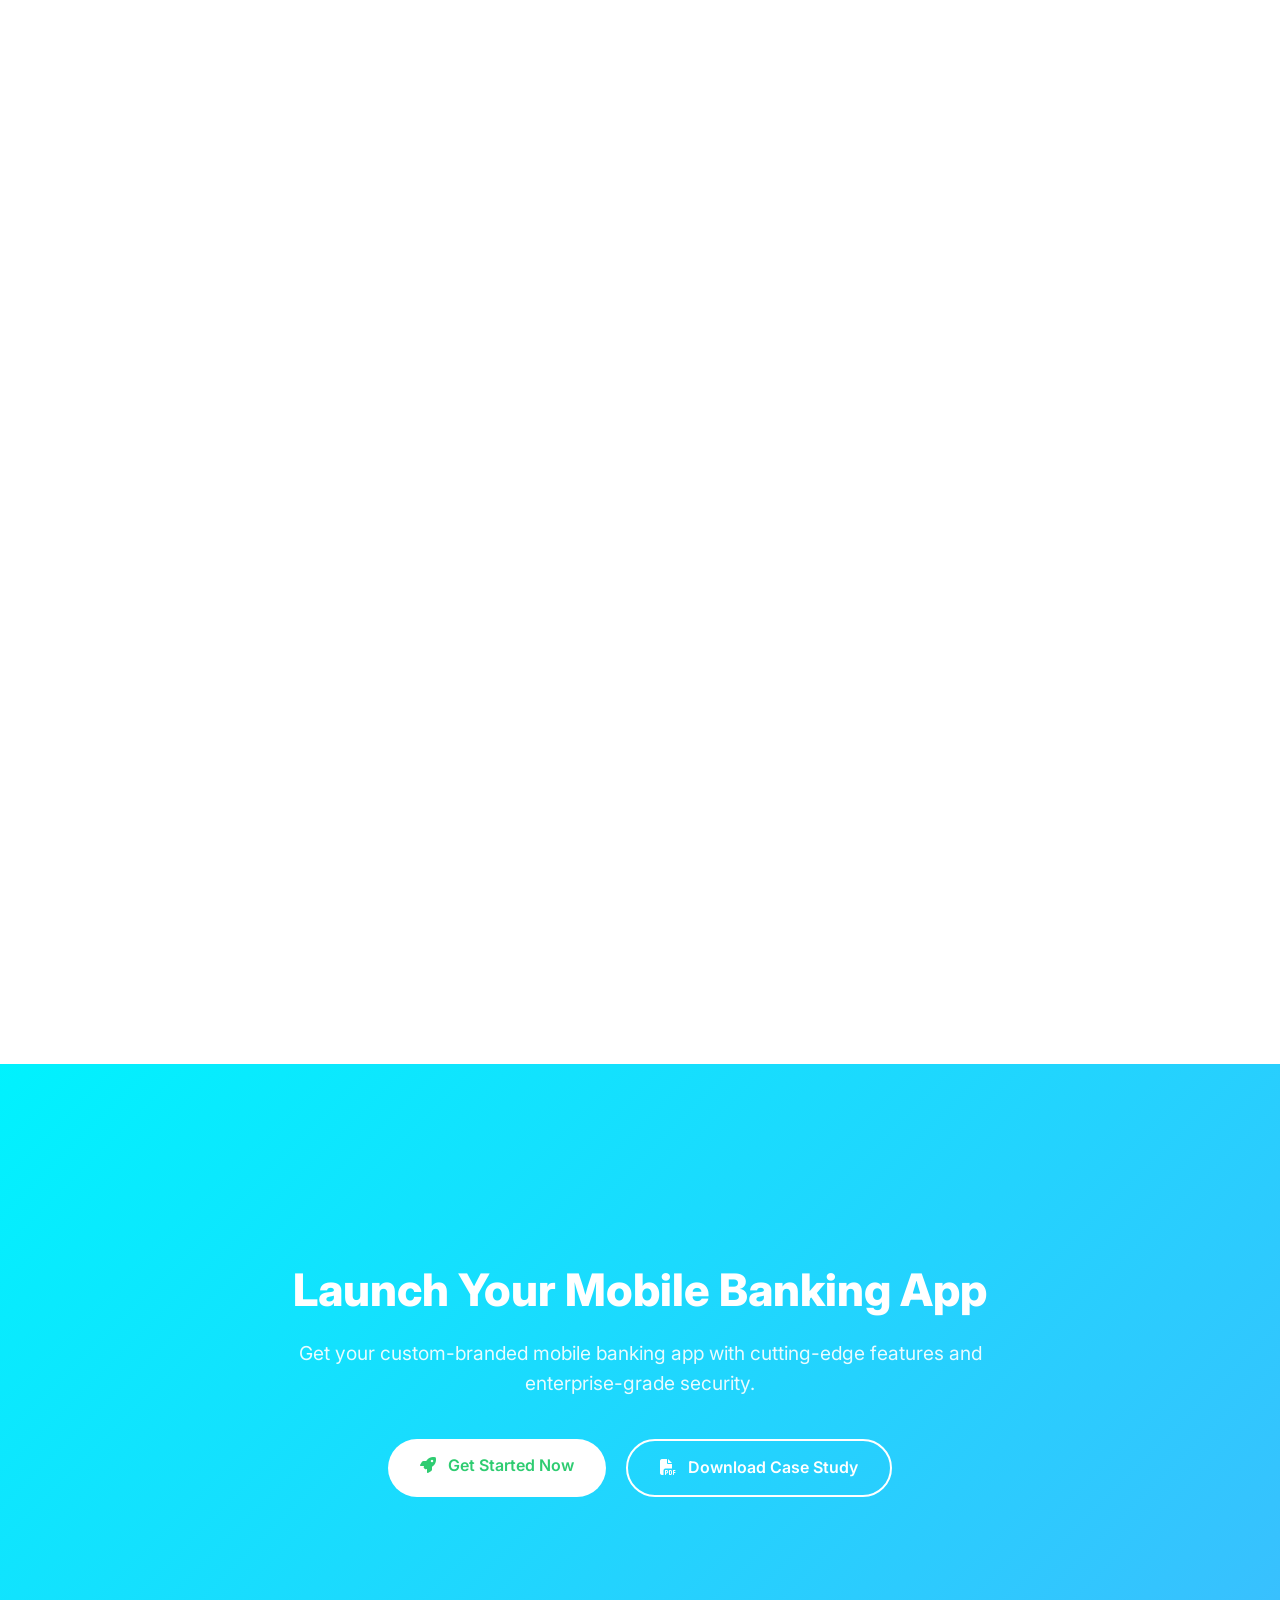
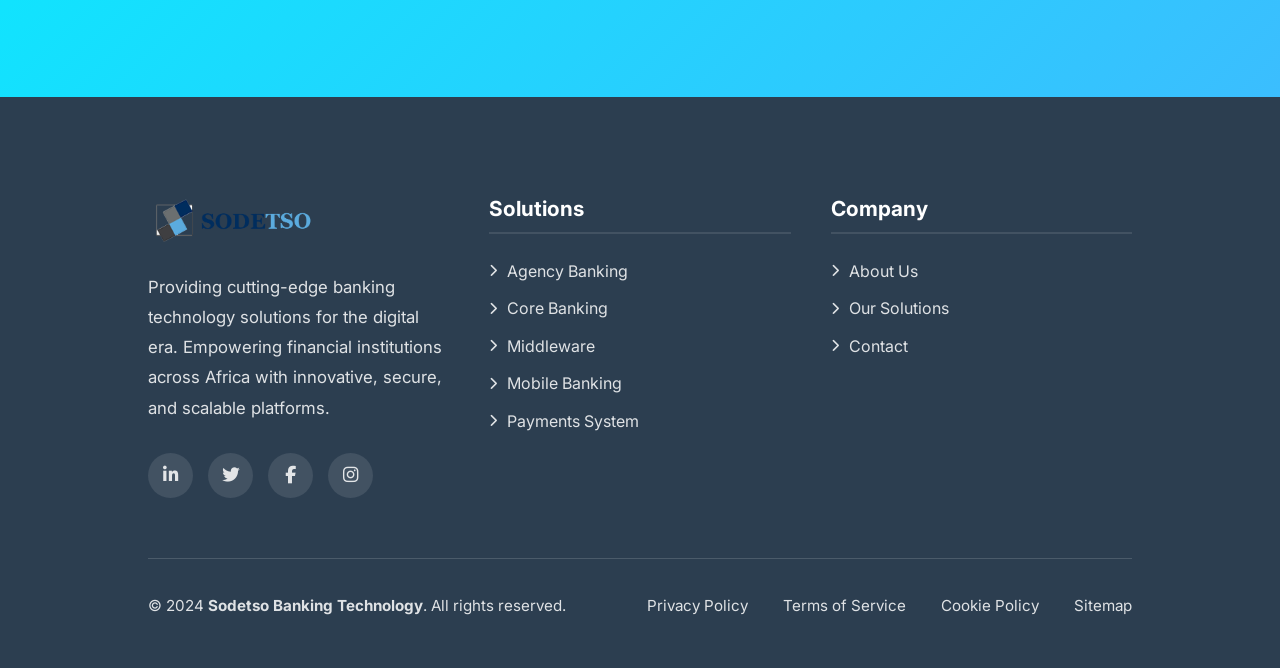
<file: mobile-banking.html>
<!DOCTYPE html>
<html lang="en">
<head>
    <meta charset="UTF-8">
    <meta name="viewport" content="width=device-width, initial-scale=1.0">
    <title>Mobile Banking | Sodetso Banking Technology</title>
    <link rel="stylesheet" href="/cssfiles/style.css">
    <link rel="stylesheet" href="/cssfiles/responsive.css">
    <link rel="stylesheet" href="https://cdnjs.cloudflare.com/ajax/libs/font-awesome/6.4.0/css/all.min.css">
    <link href="https://fonts.googleapis.com/css2?family=Inter:wght@300;400;500;600;700&family=Poppins:wght@400;500;600;700&display=swap" rel="stylesheet">
    
    <!-- Modern Enhancements -->
    <style>
        :root {
            --primary-gradient: linear-gradient(45deg, #6a11cb, #2575fc);
            --secondary-gradient: linear-gradient(45deg, #2ecc71, #1abc9c);
            --accent-gradient: linear-gradient(45deg, #e74c3c, #e67e22);
            --purple-gradient: linear-gradient(45deg, #9b59b6, #34495e);
            --dark-bg: #2c3e50;
            --light-bg: #f8f9fa;
            --ios-gradient: linear-gradient(45deg, #000000, #333333);
            --android-gradient: linear-gradient(45deg, #3ddc84, #0d904f);
            --web-gradient: linear-gradient(45deg, #4285f4, #34a853);
        }
        
        .animated-gradient {
            background: linear-gradient(-45deg, #6a11cb, #2575fc, #4facfe, #00f2fe);
            background-size: 400% 400%;
            animation: gradientBG 15s ease infinite;
        }
        
        @keyframes gradientBG {
            0% { background-position: 0% 50%; }
            50% { background-position: 100% 50%; }
            100% { background-position: 0% 50%; }
        }
        
        .modern-section {
            padding: 100px 0; 
        }
        
        .section-title-modern {
            font-size: 2.5rem;
            font-weight: 700;
            margin-bottom: 20px;
            background: var(--secondary-gradient);
            -webkit-background-clip: text;
            -webkit-text-fill-color: transparent;
            background-clip: text;
            text-align: center;
        }
        
        .btn-gradient {
            background: linear-gradient(45deg, #6a11cb, #2575fc);
            border: none;
            color: white;
            padding: 14px 32px;
            border-radius: 50px;
            position: relative;
            overflow: hidden;
            transition: all 0.3s ease;
            font-weight: 600;
            cursor: pointer;
            display: inline-block;
            text-decoration: none;
            text-align: center;
        }
        
        .btn-gradient::before {
            content: '';
            position: absolute;
            top: 0;
            left: -100%;
            width: 100%;
            height: 100%;
            background: linear-gradient(45deg, #2575fc, #6a11cb);
            transition: left 0.5s ease;
            z-index: 1;
        }
        
        .btn-gradient:hover::before {
            left: 0;
        }
        
        .btn-gradient span {
            position: relative;
            z-index: 2;
        }
        
        .btn-gradient i {
            margin-right: 8px;
        }
        
        .modern-card {
            background: white;
            border-radius: 15px;
            overflow: hidden;
            transition: transform 0.3s ease, box-shadow 0.3s ease;
            border: none;
            box-shadow: 0 5px 20px rgba(0,0,0,0.08);
            height: 100%;
        }
        
        .modern-card:hover {
            transform: translateY(-10px);
            box-shadow: 0 20px 40px rgba(0,0,0,0.15);
        }
        
        .mobile-features-grid {
            display: grid;
            grid-template-columns: repeat(auto-fit, minmax(280px, 1fr));
            gap: 30px;
            margin-top: 50px;

        }
        
        .mobile-feature {
            background: white;
            padding: 40px 30px;
            border-radius: 15px;
            text-align: center;
            box-shadow: 0 5px 20px rgba(0,0,0,0.05);
            transition: all 0.3s ease;
            border: 2px solid transparent;
        }
        
        .mobile-feature:hover {
            transform: translateY(-10px);
            box-shadow: 0 20px 40px rgba(0,0,0,0.1);
            border-color: var(--secondary-gradient);
        }
        
        .feature-icon {
            width: 80px;
            height: 80px;
            background: var(--secondary-gradient);
            border-radius: 50%;
            display: flex;
            align-items: center;
            justify-content: center;
            margin: 0 auto 25px;
            color: white;
            font-size: 2rem;
            transition: transform 0.3s ease;
        }
        
        .mobile-feature:hover .feature-icon {
            transform: scale(1.1) rotate(5deg);
        }
        
        .mobile-feature h3 {
            color: #2c3e50;
            margin-bottom: 15px;
            font-size: 1.4rem;
        }
        
        .mobile-feature p {
            color: #666;
            line-height: 1.6;
        }
        
        .platform-grid-modern {
            display: grid;
            grid-template-columns: repeat(auto-fit, minmax(300px, 1fr));
            gap: 30px;
            margin-top: 50px;
        }
        
        .platform-modern {
            background: rgb(178, 188, 190);
            padding: 50px 30px;
            border-radius: 20px;
            text-align: center;
            box-shadow: 0 5px 20px rgba(0,0,0,0.05);
            transition: all 0.3s ease;
            position: relative;
            overflow: hidden;
        }
        
        .platform-modern::before {
            content: '';
            position: absolute;
            top: 0;
            left: 0;
            right: 0;
            height: 5px;
        }
        
        .platform-modern.ios::before {
            background: var(--ios-gradient);
        }
        
        .platform-modern.android::before {
            background: var(--android-gradient);
        }
        
        .platform-modern.web::before {
            background: var(--web-gradient);
        }
        
        .platform-modern:hover {
            transform: translateY(-10px);
            box-shadow: 0 20px 40px rgba(0,0,0,0.1);
        }
        
        .platform-modern i {
            font-size: 4rem;
            margin-bottom: 25px;
            transition: transform 0.3s ease;
        }
        
        .platform-modern:hover i {
            transform: scale(1.1);
        }
        
        .platform-modern h3 {
            color: #2b323a;
            margin-bottom: 15px;
            font-size: 1.6rem;
        }
        
        .platform-modern p {
            color: #5c5656;
            margin-bottom: 10px;
            font-size: 1.05rem;
        }
        
        .platform-modern span {
            display: inline-block;
            padding: 8px 20px;
            background: #f8f9fa;
            border-radius: 20px;
            font-size: 0.9rem;
            color: #666;
            font-weight: 500;
        }
        
        .security-grid-modern {
            display: grid;
            grid-template-columns: repeat(auto-fit, minmax(250px, 1fr));
            gap: 30px;
            margin-top: 50px;
        }
        
        .security-item-modern {
            background: rgb(214, 218, 219);
            padding: 40px 30px;
            border-radius: 15px;
            text-align: center;
            box-shadow: 0 5px 20px rgba(0,0,0,0.05);
            transition: all 0.3s ease;
        }
        
        .security-item-modern:hover {
            transform: translateY(-8px);
            box-shadow: 0 15px 35px rgba(0,0,0,0.1);
        }
        
        .security-item-modern i {
            font-size: 3rem;
            color: #2ecc71;
            margin-bottom: 25px;
            transition: transform 0.3s ease;
        }
        
        .security-item-modern:hover i {
            transform: scale(1.1);
        }
        
        .security-item-modern h3 {
            color: #2c3e50;
            margin-bottom: 15px;
            font-size: 1.3rem;
        }
        
        @media (max-width: 768px) {
            .mobile-features-grid,
            .platform-grid-modern,
            .security-grid-modern {
                grid-template-columns: 1fr;
            }
        }
    </style>
</head>
<body>
    <!-- Modern Navigation -->
    <div id="navbar-container">
    </div>
    
    <!-- Modern Solution Header -->
    <section class="modern-section" style="background-image: url(/images/businessman-checking-his-phone.jpg.jpeg); background-size: cover; background-position: center; position: center; z-index: -1;" id="features">
        <div class="container">
            <div style="display: grid; grid-template-columns: 1fr 1fr; gap: 60px; align-items: center;">
                <div>
                    <span style="color: #2ecc71; font-weight: 600; text-transform: uppercase; letter-spacing: 1.5px; display: block; margin-bottom: 15px;">MOBILE BANKING</span>
                    <h1 style="font-size: 3.5rem; color: #2c3e50; margin-bottom: 20px; font-weight: 800; line-height: 1.2;">Advanced Mobile Banking Platform</h1>
                    <p style="font-size: 1.2rem; color: #666; line-height: 1.7; margin-bottom: 30px;">
                        Native mobile banking apps for iOS and Android with cutting-edge features, biometric authentication, and enterprise-grade security.
                    </p>
                    <div style="display: flex; gap: 20px; flex-wrap: wrap;">
                        <a href="contact.html" class="btn-gradient" style="background: var(--secondary-gradient);">
                            <i class="fas fa-calendar-check"></i> <span>Request Demo</span>
                        </a>
                        <a href="#features" class="btn-gradient" style="background: transparent; border: 2px solid #2ecc71; color: #2ecc71;">
                            <i class="fas fa-list"></i> <span>View Features</span>
                        </a>
                    </div>
                </div>
                <div style="position: relative;">
                    <div style="background: var(--secondary-gradient); padding: 50px; border-radius: 25px; height: 400px; display: flex; align-items: center; justify-content: center;">
                        <div style="text-align: center; color: white;">
                            <i class="fas fa-mobile-alt" style="font-size: 100px; margin-bottom: 20px;"></i>
                            <h3 style="font-size: 1.8rem; margin-bottom: 10px;">Mobile Banking</h3>
                            <p style="opacity: 0.9;">Secure, intuitive, feature-rich</p>
                        </div>
                    
    </section>
    
    <!-- Modern App Features -->
    <section class="modern-section" style="background-image: url(/images/20094cb5-507d-436d-8f55-cd0ce985cce9.jpg\ \(1\).jpeg); background-size: cover; background-position: center; position: center; z-index: -1;" id="features">
        <div class="container">
            <h2 class="section-title-modern">App Features</h2>
            <p style="text-align: center; color: #666; max-width: 700px; margin: 0 auto 50px; font-size: 1.1rem;">
                Comprehensive features designed to provide the best mobile banking experience for your customers
            </p>
            
            <div class="mobile-features-grid">
                <div class="mobile-feature">
                    <div class="feature-icon">
                        <i class="fas fa-fingerprint"></i>
                    </div>
                    <h3>Biometric Authentication</h3>
                    <p>Face ID, Touch ID, and fingerprint login for secure and convenient access to banking services.</p>
                </div>
                
                <div class="mobile-feature">
                    <div class="feature-icon" style="background: var(--primary-gradient);">
                        <i class="fas fa-qrcode"></i>
                    </div>
                    <h3>QR Code Payments</h3>
                    <p>Scan to pay, receive payments, and generate payment requests using secure QR codes.</p>
                </div>
                
                <div class="mobile-feature">
                    <div class="feature-icon" style="background: var(--accent-gradient);">
                        <i class="fas fa-bill"></i>
                    </div>
                    <h3>Bill Payments</h3>
                    <p>Pay utility bills, school fees, taxes, and other services directly from the app.</p>
                </div>
                
                <div class="mobile-feature">
                    <div class="feature-icon" style="background: var(--purple-gradient);">
                        <i class="fas fa-exchange-alt"></i>
                    </div>
                    <h3>Money Transfers</h3>
                    <p>Send money instantly to bank accounts, mobile wallets, and contacts with real-time notifications.</p>
                </div>
                
                <div class="mobile-feature">
                    <div class="feature-icon" style="background: linear-gradient(45deg, #3498db, #2980b9);">
                        <i class="fas fa-chart-pie"></i>
                    </div>
                    <h3>Financial Insights</h3>
                    <p>Advanced spending analytics, budgeting tools, and personalized financial recommendations.</p>
                </div>
                
                <div class="mobile-feature">
                    <div class="feature-icon" style="background: linear-gradient(45deg, #9b59b6, #8e44ad);">
                        <i class="fas fa-robot"></i>
                    </div>
                    <h3>AI Chatbot</h3>
                    <p>24/7 customer support through intelligent chatbot for instant assistance and queries.</p>
                </div>
                
                <div class="mobile-feature">
                    <div class="feature-icon" style="background: linear-gradient(45deg, #e67e22, #d35400);">
                        <i class="fas fa-bell"></i>
                    </div>
                    <h3>Smart Notifications</h3>
                    <p>Personalized alerts for transactions, account activity, and financial tips.</p>
                </div>
                
                <div class="mobile-feature">
                    <div class="feature-icon" style="background: linear-gradient(45deg, #1abc9c, #16a085);">
                        <i class="fas fa-wallet"></i>
                    </div>
                    <h3>Digital Wallet</h3>
                    <p>Store payment cards, loyalty cards, and manage multiple accounts in one secure place.</p>
                </div>
            </div>
        </div>
    </section>
    
    <!-- Modern Platform Support -->
    <section class="modern-section" style="background-image: url(/images/20094cb5-507d-436d-8f55-cd0ce985cce9.jpg\ \(1\).jpeg); background-size: cover; background-position: center; position: center; z-index: -1;" >
        <div class="container">
            <h2 class="section-title-modern">Platform Support</h2>
            <p style="text-align: center; color: #666; max-width: 700px; margin: 0 auto 50px; font-size: 1.1rem;">
                Native applications built for all major platforms with consistent user experience
            </p>
            
            <div class="platform-grid-modern">
                <div class="platform-modern ios">
                    <i class="fab fa-apple" style="color: #000;"></i>
                    <h3>iOS</h3>
                    <p>Native Swift application optimized for iPhone and iPad</p>
                    <span>iOS 13+ Supported</span>
                    <div style="margin-top: 20px; font-size: 0.9rem; color: #666;">
                        <p><i class="fas fa-check" style="color: #2ecc71;"></i> Face ID & Touch ID</p>
                        <p><i class="fas fa-check" style="color: #2ecc71;"></i> Apple Pay Integration</p>
                        <p><i class="fas fa-check" style="color: #2ecc71;"></i> Dark Mode Support</p>
                    </div>
                </div>
                
                <div class="platform-modern android">
                    <i class="fab fa-android" style="color: #3ddc84;"></i>
                    <h3>Android</h3>
                    <p>Native Kotlin application for Android smartphones and tablets</p>
                    <span>Android 8.0+ Supported</span>
                    <div style="margin-top: 20px; font-size: 0.9rem; color: #666;">
                        <p><i class="fas fa-check" style="color: #2ecc71;"></i> Fingerprint & Face Unlock</p>
                        <p><i class="fas fa-check" style="color: #2ecc71;"></i> Google Pay Integration</p>
                        <p><i class="fas fa-check" style="color: #2ecc71;"></i> Material Design</p>
                    </div>
                </div>
                
                <div class="platform-modern web">
                    <i class="fas fa-globe" style="color: #4285f4;"></i>
                    <h3>Progressive Web App</h3>
                    <p>Responsive web application accessible from any modern browser</p>
                    <span>All Modern Browsers</span>
                    <div style="margin-top: 20px; font-size: 0.9rem; color: #666;">
                        <p><i class="fas fa-check" style="color: #2ecc71;"></i> Installable on Home Screen</p>
                        <p><i class="fas fa-check" style="color: #2ecc71;"></i> Offline Functionality</p>
                        <p><i class="fas fa-check" style="color: #2ecc71;"></i> Push Notifications</p>
                    </div>
                </div>
            </div>
        </div>
    </section>
    
    <!-- Modern Security Features -->
    <section class="modern-section" style="background-image: url(/images/20094cb5-507d-436d-8f55-cd0ce985cce9.jpg\ \(1\).jpeg); background-size: cover; background-position: center; position: center; z-index: 1;">
        <div class="container">
            <h2 class="section-title-modern">Security Features</h2>
            <p style="text-align: center; color: #666; max-width: 700px; margin: 0 auto 50px; font-size: 1.1rem;">
                Enterprise-grade security measures to protect your customers and their transactions
            </p>
            
            <div class="security-grid-modern">
                <div class="security-item-modern">
                    <i class="fas fa-shield-alt"></i>
                    <h3>End-to-End Encryption</h3>
                    <p style="color: #666;">All data encrypted in transit and at rest using AES-256 encryption.</p>
                </div>
                
                <div class="security-item-modern">
                    <i class="fas fa-mobile-alt"></i>
                    <h3>Device Binding</h3>
                    <p style="color: #666;">Application tied to specific devices for enhanced security and fraud prevention.</p>
                </div>
                
                <div class="security-item-modern">
                    <i class="fas fa-bell"></i>
                    <h3>Real-time Alerts</h3>
                    <p style="color: #666;">Instant push notifications for all account activities and transactions.</p>
                </div>
                
                <div class="security-item-modern">
                    <i class="fas fa-ban"></i>
                    <h3>Remote Lock/Unlock</h3>
                    <p style="color: #666;">Administrators can remotely lock or unlock user accounts for security management.</p>
                </div>
                
                <div class="security-item-modern">
                    <i class="fas fa-eye-slash"></i>
                    <h3>Session Management</h3>
                    <p style="color: #666;">Automatic session timeout and secure token-based authentication.</p>
                </div>
                
                <div class="security-item-modern">
                    <i class="fas fa-user-shield"></i>
                    <h3>Multi-factor Authentication</h3>
                    <p style="color: #666;">Multiple layers of authentication including OTP, biometrics, and security questions.</p>
                </div>
            </div>
        </div>
    </section>
    
    <!-- Implementation Process -->
    <section class="modern-section" style="background-image: url(/images/20094cb5-507d-436d-8f55-cd0ce985cce9.jpg.jpeg); background-size: cover; background-position: center; position: center; z-index: 1;">
        <div class="container">
            <h2 class="section-title-modern">Implementation Timeline</h2>
            <p style="text-align: center; color: #666; max-width: 700px; margin: 0 auto 50px; font-size: 1.1rem;">
                Get your custom-branded mobile banking app in record time with our streamlined process
            </p>
            
            <div style="display: flex; justify-content: space-between; flex-wrap: wrap; gap: 30px; position: relative;">
                <!-- Timeline line -->
                <div style="position: absolute; top: 50px; left: 0; right: 0; height: 3px; background: var(--secondary-gradient); z-index: 1;"></div>
                
                <div style="flex: 1; min-width: 200px; text-align: center; position: relative; z-index: 2;">
                    <div style="width: 60px; height: 60px; background: white; border: 3px solid var(--secondary-gradient); border-radius: 50%; display: flex; align-items: center; justify-content: center; margin: 0 auto 20px; font-weight: bold; color: #2c3e50;">1</div>
                    <h3 style="color: #2c3e50; margin-bottom: 10px;">Requirement Analysis</h3>
                    <p style="color: #666; font-size: 0.95rem;">2-3 Weeks</p>
                </div>
                
                <div style="flex: 1; min-width: 200px; text-align: center; position: relative; z-index: 2;">
                    <div style="width: 60px; height: 60px; background: white; border: 3px solid var(--secondary-gradient); border-radius: 50%; display: flex; align-items: center; justify-content: center; margin: 0 auto 20px; font-weight: bold; color: #2c3e50;">2</div>
                    <h3 style="color: #2c3e50; margin-bottom: 10px;">Design & Prototyping</h3>
                    <p style="color: #666; font-size: 0.95rem;">3-4 Weeks</p>
                </div>
                
                <div style="flex: 1; min-width: 200px; text-align: center; position: relative; z-index: 2;">
                    <div style="width: 60px; height: 60px; background: white; border: 3px solid var(--secondary-gradient); border-radius: 50%; display: flex; align-items: center; justify-content: center; margin: 0 auto 20px; font-weight: bold; color: #2c3e50;">3</div>
                    <h3 style="color: #2c3e50; margin-bottom: 10px;">Development</h3>
                    <p style="color: #666; font-size: 0.95rem;">4-6 Weeks</p>
                </div>
                
                <div style="flex: 1; min-width: 200px; text-align: center; position: relative; z-index: 2;">
                    <div style="width: 60px; height: 60px; background: white; border: 3px solid var(--secondary-gradient); border-radius: 50%; display: flex; align-items: center; justify-content: center; margin: 0 auto 20px; font-weight: bold; color: #2c3e50;">4</div>
                    <h3 style="color: #2c3e50; margin-bottom: 10px;">Testing & Launch</h3>
                    <p style="color: #666; font-size: 0.95rem;">2-3 Weeks</p>
                </div>
            </div>
            
            <div style="text-align: center; margin-top: 60px;">
                <p style="font-size: 1.2rem; color: #2c3e50; font-weight: 600;">
                    <i class="fas fa-bolt" style="color: #f39c12; margin-right: 10px;"></i>
                    Total Timeline: 8-12 Weeks
                </p>
            </div>
        </div>
    </section>
    
    <!-- Related Solutions -->
    <section class="modern-section" style="background-image: url(/images/20094cb5-507d-436d-8f55-cd0ce985cce9.jpg\ \(1\).jpeg); background-size: cover; background-position: center; position: center; z-index: 1;" >
        <div class="container">
            <h2 class="section-title-modern">Related Solutions</h2>
            <p style="text-align: center; color: #666; max-width: 700px; margin: 0 auto 50px; font-size: 1.1rem;">
                Complete your digital banking transformation with our integrated solutions
            </p>
            
            <div style="display: grid; grid-template-columns: repeat(auto-fit, minmax(300px, 1fr)); gap: 30px;">
                <a href="core-banking.html" class="modern-card" style="text-decoration: none; color: inherit;">
                    <div style="padding: 40px 30px; text-align: center;">
                        <div style="width: 70px; height: 70px; background: var(--primary-gradient); border-radius: 50%; display: flex; align-items: center; justify-content: center; margin: 0 auto 25px;">
                            <i class="fas fa-server" style="color: white; font-size: 28px;"></i>
                        </div>
                        <h3 style="color: #2c3e50; margin-bottom: 15px;">Core Banking</h3>
                        <p style="color: #666; line-height: 1.6; margin-bottom: 25px;">Backend banking system for transaction processing and account management.</p>
                        <span style="color: #2575fc; font-weight: 600; display: inline-flex; align-items: center; gap: 8px;">
                            Learn More <i class="fas fa-arrow-right"></i>
                        </span>
                    </div>
                </a>
                
                <a href="payments.html" class="modern-card" style="text-decoration: none; color: inherit;">
                    <div style="padding: 40px 30px; text-align: center;">
                        <div style="width: 70px; height: 70px; background: var(--accent-gradient); border-radius: 50%; display: flex; align-items: center; justify-content: center; margin: 0 auto 25px;">
                            <i class="fas fa-credit-card" style="color: white; font-size: 28px;"></i>
                        </div>
                        <h3 style="color: #2c3e50; margin-bottom: 15px;">Payments System</h3>
                        <p style="color: #666; line-height: 1.6; margin-bottom: 25px;">Payment processing and switching platform for multiple payment channels.</p>
                        <span style="color: #2575fc; font-weight: 600; display: inline-flex; align-items: center; gap: 8px;">
                            Learn More <i class="fas fa-arrow-right"></i>
                        </span>
                    </div>
                </a>
                
                <a href="middleware.html" class="modern-card" style="text-decoration: none; color: inherit;">
                    <div style="padding: 40px 30px; text-align: center;">
                        <div style="width: 70px; height: 70px; background: var(--purple-gradient); border-radius: 50%; display: flex; align-items: center; justify-content: center; margin: 0 auto 25px;">
                            <i class="fas fa-exchange-alt" style="color: white; font-size: 28px;"></i>
                        </div>
                        <h3 style="color: #2c3e50; margin-bottom: 15px;">Middleware</h3>
                        <p style="color: #666; line-height: 1.6; margin-bottom: 25px;">Integration platform connecting banking systems with third-party services and APIs.</p>
                        <span style="color: #2575fc; font-weight: 600; display: inline-flex; align-items: center; gap: 8px;">
                            Learn More <i class="fas fa-arrow-right"></i>
                        </span>
                    </div>
                </a>
            </div>
        </div>
    </section>
    
    <!-- Modern CTA -->
    <section class="modern-section animated-gradient">
        <div class="container">
            <div style="text-align: center; padding: 80px 20px;">
                <h2 style="color: white; font-size: 2.8rem; margin-bottom: 20px; font-weight: 800;">Launch Your Mobile Banking App</h2>
                <p style="color: rgba(255,255,255,0.9); font-size: 1.2rem; max-width: 700px; margin: 0 auto 40px;">
                    Get your custom-branded mobile banking app with cutting-edge features and enterprise-grade security.
                </p>
                <div style="display: flex; gap: 20px; justify-content: center; flex-wrap: wrap;">
                    <a href="contact.html" class="btn-gradient" style="background: white; color: #2ecc71;">
                        <i class="fas fa-rocket"></i> <span>Get Started Now</span>
                    </a>
                    <a href="contact.html" class="btn-gradient" style="background: transparent; border: 2px solid white;">
                        <i class="fas fa-file-pdf"></i> <span>Download Case Study</span>
                    </a>
                </div>
            </div>
        </div>
    </section>
    
    <!-- Modern Footer -->
     <!-- footer.html -->
<footer class="footer" style="background: #dddfe0; color: white; padding: 80px 0 30px;">
    <div class="container">
        <div class="footer-grid" style="display: grid; grid-template-columns: repeat(auto-fit, minmax(250px, 1fr)); gap: 40px; margin-bottom: 60px;">
            <div class="footer-col">
                <div class="footer-logo" style="display: flex; align-items: center; margin-bottom: 25px;">
                    <img src="/images/sodetso (1).png" alt="Sodetso Logo" style="height: 50px; margin-right: 15px;">
                    <span style="font-size: 1.8rem; font-weight: 800; color: white;"></span>
                </div>
                <p style="color: rgba(255,255,255,0.85); line-height: 1.8; margin-bottom: 30px; font-size: 1.05rem;">
                    Providing cutting-edge banking technology solutions for the digital era. Empowering financial institutions across Africa with innovative, secure, and scalable platforms.
                </p>
                <div class="social-links" style="display: flex; gap: 15px;">
                    <a href="#" style="display: flex; align-items: center; justify-content: center; width: 45px; height: 45px; background: rgba(255,255,255,0.1); border-radius: 50%; color: white; text-decoration: none; transition: all 0.3s; font-size: 1.1rem;">
                        <i class="fab fa-linkedin-in"></i>
                    </a>
                    <a href="#" style="display: flex; align-items: center; justify-content: center; width: 45px; height: 45px; background: rgba(255,255,255,0.1); border-radius: 50%; color: white; text-decoration: none; transition: all 0.3s; font-size: 1.1rem;">
                        <i class="fab fa-twitter"></i>
                    </a>
                    <a href="#" style="display: flex; align-items: center; justify-content: center; width: 45px; height: 45px; background: rgba(255,255,255,0.1); border-radius: 50%; color: white; text-decoration: none; transition: all 0.3s; font-size: 1.1rem;">
                        <i class="fab fa-facebook-f"></i>
                    </a>
                    <a href="#" style="display: flex; align-items: center; justify-content: center; width: 45px; height: 45px; background: rgba(255,255,255,0.1); border-radius: 50%; color: white; text-decoration: none; transition: all 0.3s; font-size: 1.1rem;">
                        <i class="fab fa-instagram"></i>
                    </a>
                </div>
            </div>
            
            <div class="footer-col">
                <h3 style="color: white; margin-bottom: 25px; font-size: 1.3rem; font-weight: 700; padding-bottom: 10px; border-bottom: 2px solid rgba(255,255,255,0.1);">Solutions</h3>
                <ul style="list-style: none; padding: 0;">
                    <li style="margin-bottom: 12px;">
                        <a href="agency-banking.html" style="color: rgba(255,255,255,0.85); text-decoration: none; transition: all 0.3s; display: flex; align-items: center; gap: 10px;">
                            <i class="fas fa-chevron-right" style="font-size: 0.8rem; opacity: 0.7;"></i>
                            <span>Agency Banking</span>
                        </a>
                    </li>
                    <li style="margin-bottom: 12px;">
                        <a href="core-banking.html" style="color: rgba(255,255,255,0.85); text-decoration: none; transition: all 0.3s; display: flex; align-items: center; gap: 10px;">
                            <i class="fas fa-chevron-right" style="font-size: 0.8rem; opacity: 0.7;"></i>
                            <span>Core Banking</span>
                        </a>
                    </li>
                    <li style="margin-bottom: 12px;">
                        <a href="middleware.html" style="color: rgba(255,255,255,0.85); text-decoration: none; transition: all 0.3s; display: flex; align-items: center; gap: 10px;">
                            <i class="fas fa-chevron-right" style="font-size: 0.8rem; opacity: 0.7;"></i>
                            <span>Middleware</span>
                        </a>
                    </li>
                    <li style="margin-bottom: 12px;">
                        <a href="mobile-banking.html" style="color: rgba(255,255,255,0.85); text-decoration: none; transition: all 0.3s; display: flex; align-items: center; gap: 10px;">
                            <i class="fas fa-chevron-right" style="font-size: 0.8rem; opacity: 0.7;"></i>
                            <span>Mobile Banking</span>
                        </a>
                    </li>
                    <li style="margin-bottom: 12px;">
                        <a href="payments.html" style="color: rgba(255,255,255,0.85); text-decoration: none; transition: all 0.3s; display: flex; align-items: center; gap: 10px;">
                            <i class="fas fa-chevron-right" style="font-size: 0.8rem; opacity: 0.7;"></i>
                            <span>Payments System</span>
                        </a>
                    </li>
                </ul>
            </div>
            
            <div class="footer-col">
                <h3 style="color: white; margin-bottom: 25px; font-size: 1.3rem; font-weight: 700; padding-bottom: 10px; border-bottom: 2px solid rgba(255,255,255,0.1);">Company</h3>
                <ul style="list-style: none; padding: 0;">
                    <li style="margin-bottom: 12px;">
                        <a href="about.html" style="color: rgba(255,255,255,0.85); text-decoration: none; transition: all 0.3s; display: flex; align-items: center; gap: 10px;">
                            <i class="fas fa-chevron-right" style="font-size: 0.8rem; opacity: 0.7;"></i>
                            <span>About Us</span>
                        </a>
                    </li>
                    <li style="margin-bottom: 12px;">
                        <a href="solutions.html" style="color: rgba(255,255,255,0.85); text-decoration: none; transition: all 0.3s; display: flex; align-items: center; gap: 10px;">
                            <i class="fas fa-chevron-right" style="font-size: 0.8rem; opacity: 0.7;"></i>
                            <span>Our Solutions</span>
                        </a>
                    </li>
                    <li style="margin-bottom: 12px;">
                        <a href="contact.html" style="color: rgba(255,255,255,0.85); text-decoration: none; transition: all 0.3s; display: flex; align-items: center; gap: 10px;">
                            <i class="fas fa-chevron-right" style="font-size: 0.8rem; opacity: 0.7;"></i>
                            <span>Contact</span>
                        </a>
                    
                    </li>
                </ul>
            </div>
        </div>
        <div class="footer-bottom" style="padding-top: 35px; border-top: 1px solid rgba(255,255,255,0.15); display: flex; justify-content: space-between; align-items: center; flex-wrap: wrap; gap: 25px;">
            <p style="color: rgba(255,255,255,0.75); margin: 0; font-size: 0.95rem;">
                &copy; 2024 <strong style="color: white;">Sodetso Banking Technology</strong>. All rights reserved.
            </p>
            <div class="footer-links" style="display: flex; gap: 35px;">
                <a href="#" style="color: rgba(255,255,255,0.75); text-decoration: none; transition: color 0.3s; font-size: 0.95rem;">Privacy Policy</a>
                <a href="#" style="color: rgba(255,255,255,0.75); text-decoration: none; transition: color 0.3s; font-size: 0.95rem;">Terms of Service</a>
                <a href="#" style="color: rgba(255,255,255,0.75); text-decoration: none; transition: color 0.3s; font-size: 0.95rem;">Cookie Policy</a>
                <a href="sitemap.html" style="color: rgba(255,255,255,0.75); text-decoration: none; transition: color 0.3s; font-size: 0.95rem;">Sitemap</a>
            </div>
        </div>
        
        <!-- Back to Top Button -->
        <button id="backToTop" style="position: fixed; bottom: 30px; right: 30px; width: 50px; height: 50px; background: linear-gradient(45deg, #6a11cb, #2575fc); border: none; border-radius: 50%; color: white; font-size: 1.2rem; cursor: pointer; z-index: 1000; box-shadow: 0 5px 20px rgba(0,0,0,0.2); display: none; transition: all 0.3s ease;"
                onmouseover="this.style.transform='translateY(-5px)'; this.style.boxShadow='0 10px 25px rgba(0,0,0,0.3)';"
                onmouseout="this.style.transform='translateY(0)'; this.style.boxShadow='0 5px 20px rgba(0,0,0,0.2)';">
            <i class="fas fa-arrow-up"></i>
        </button>
    </div>
</footer>

<script>
    // Back to Top functionality
    document.addEventListener('DOMContentLoaded', function() {
        const backToTopButton = document.getElementById('backToTop');
        
        // Show/hide button based on scroll position
        window.addEventListener('scroll', function() {
            if (window.pageYOffset > 300) {
                backToTopButton.style.display = 'flex';
                backToTopButton.style.alignItems = 'center';
                backToTopButton.style.justifyContent = 'center';
            } else {
                backToTopButton.style.display = 'none';
            }
        });
        
        // Scroll to top when clicked
        backToTopButton.addEventListener('click', function() {
            window.scrollTo({
                top: 0,
                behavior: 'smooth'
            });
        });
        
        // Add hover animations to footer links
        const footerLinks = document.querySelectorAll('.footer a');
        footerLinks.forEach(link => {
            link.addEventListener('mouseenter', function() {
                this.style.color = 'white';
                this.style.paddingLeft = '5px';
                
                // Animate chevron for links that have it
                const chevron = this.querySelector('.fa-chevron-right');
                if (chevron) {
                    chevron.style.transform = 'translateX(3px)';
                    chevron.style.opacity = '1';
                }
            });
            
            link.addEventListener('mouseleave', function() {
                this.style.color = 'rgba(255,255,255,0.85)';
                this.style.paddingLeft = '0';
                
                // Reset chevron
                const chevron = this.querySelector('.fa-chevron-right');
                if (chevron) {
                    chevron.style.transform = 'translateX(0)';
                    chevron.style.opacity = '0.7';
                }
            });
        });
        
        // Add hover animations to social icons
        const socialIcons = document.querySelectorAll('.social-links a');
        socialIcons.forEach(icon => {
            icon.addEventListener('mouseenter', function() {
                this.style.background = 'linear-gradient(45deg, #6a11cb, #2575fc)';
                this.style.transform = 'translateY(-5px) scale(1.1)';
                this.style.boxShadow = '0 10px 20px rgba(0,0,0,0.2)';
            });
            
            icon.addEventListener('mouseleave', function() {
                this.style.background = 'rgba(255,255,255,0.1)';
                this.style.transform = 'translateY(0) scale(1)';
                this.style.boxShadow = 'none';
            });
        });
        
        // Add animation to footer bottom links
        const footerBottomLinks = document.querySelectorAll('.footer-links a');
        footerBottomLinks.forEach(link => {
            link.addEventListener('mouseenter', function() {
                this.style.color = 'white';
            });
            
            link.addEventListener('mouseleave', function() {
                this.style.color = 'rgba(255,255,255,0.75)';
            });
        });
        
        // Add subtle fade-in animation for footer
        const footer = document.querySelector('.footer');
        footer.style.opacity = '0';
        footer.style.transform = 'translateY(20px)';
        footer.style.transition = 'all 0.6s ease';
        
        setTimeout(() => {
            footer.style.opacity = '1';
            footer.style.transform = 'translateY(0)';
        }, 300);
    });
    
    // Add CSS for smooth transitions
    const style = document.createElement('style');
    style.textContent = `
        .footer a, .footer-links a, .social-links a {
            transition: all 0.3s ease !important;
        }
        
        .footer li a .fa-chevron-right {
            transition: all 0.3s ease !important;
        }
        
        #backToTop {
            transition: all 0.3s ease !important;
        }
    `;
    document.head.appendChild(style);
</script>
    
    <!-- Scripts -->
    <script src="/cssfiles/Js/component.js"></script>
    <script src="/cssfiles/Js/main.js"></script>
    
    <!-- Additional JavaScript for animations -->
    <script>
        document.addEventListener('DOMContentLoaded', function() {
            // Animate mobile features
            document.querySelectorAll('.mobile-feature').forEach(feature => {
                feature.addEventListener('mouseenter', function() {
                    this.style.transform = 'translateY(-10px)';
                });
                
                feature.addEventListener('mouseleave', function() {
                    this.style.transform = 'translateY(0)';
                });
            });
            
            // Animate platform cards
            document.querySelectorAll('.platform-modern').forEach(platform => {
                platform.addEventListener('mouseenter', function() {
                    this.style.transform = 'translateY(-10px)';
                    this.querySelector('i').style.transform = 'scale(1.1)';
                });
                
                platform.addEventListener('mouseleave', function() {
                    this.style.transform = 'translateY(0)';
                    this.querySelector('i').style.transform = 'scale(1)';
                });
            });
            
            // Animate security items
            document.querySelectorAll('.security-item-modern').forEach(item => {
                item.addEventListener('mouseenter', function() {
                    this.style.transform = 'translateY(-8px)';
                });
                
                item.addEventListener('mouseleave', function() {
                    this.style.transform = 'translateY(0)';
                });
            });
            
            // Animate timeline circles
            const timelineCircles = document.querySelectorAll('div[style*="border: 3px solid var(--secondary-gradient)"]');
            timelineCircles.forEach(circle => {
                circle.addEventListener('mouseenter', function() {
                    this.style.background = 'var(--secondary-gradient)';
                    this.style.color = 'white';
                    this.style.transform = 'scale(1.1)';
                });
                
                circle.addEventListener('mouseleave', function() {
                    this.style.background = 'white';
                    this.style.color = '#2c3e50';
                    this.style.transform = 'scale(1)';
                });
            });
            
            // Scroll animations
            const observerOptions = {
                threshold: 0.2,
                rootMargin: '0px 0px -50px 0px'
            };
            
            const observer = new IntersectionObserver((entries) => {
                entries.forEach(entry => {
                    if (entry.isIntersecting) {
                        entry.target.style.opacity = '1';
                        entry.target.style.transform = 'translateY(0)';
                    }
                });
            }, observerOptions);
            
            // Animate sections on scroll
            const sections = document.querySelectorAll('.modern-section');
            sections.forEach(section => {
                if (!section.classList.contains('animated-gradient')) {
                    section.style.opacity = '0';
                    section.style.transform = 'translateY(30px)';
                    section.style.transition = 'all 0.6s ease';
                    observer.observe(section);
                }
            });
        });
    </script>
</body>
</html>
</file>
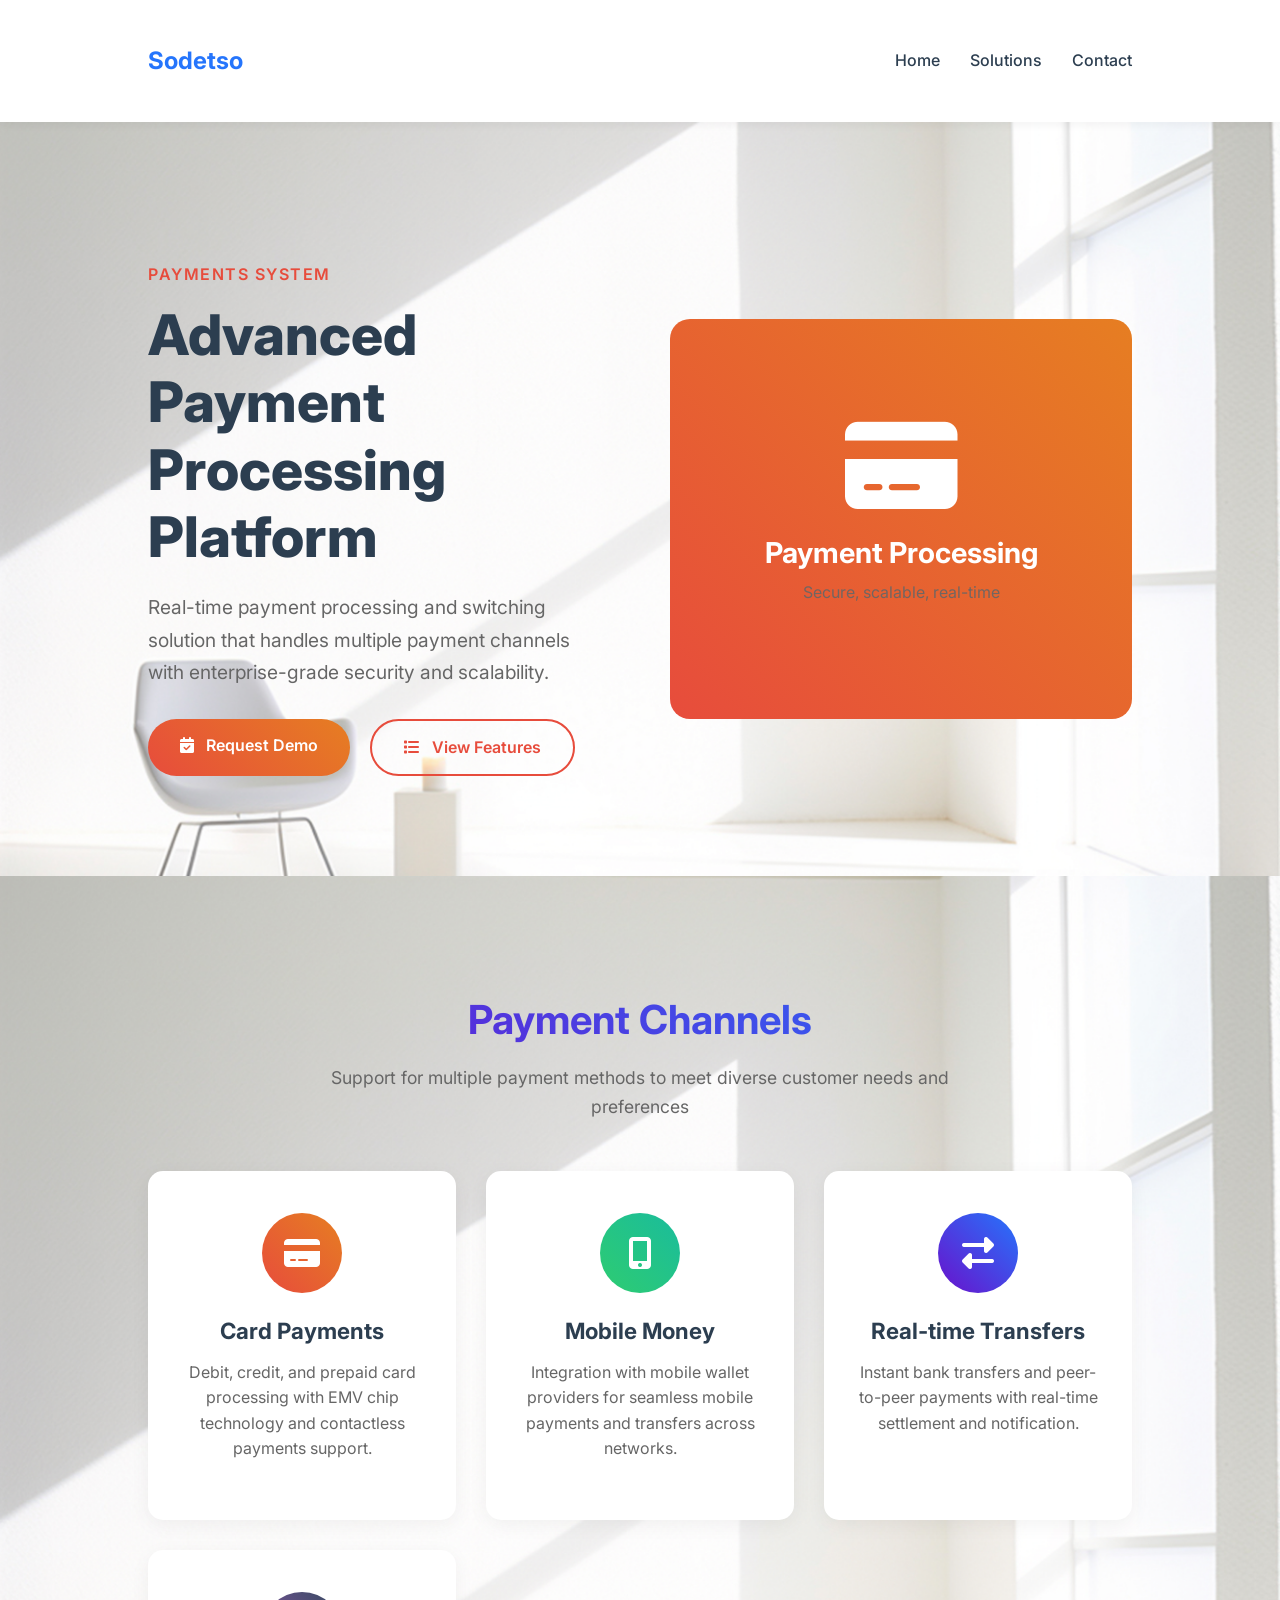
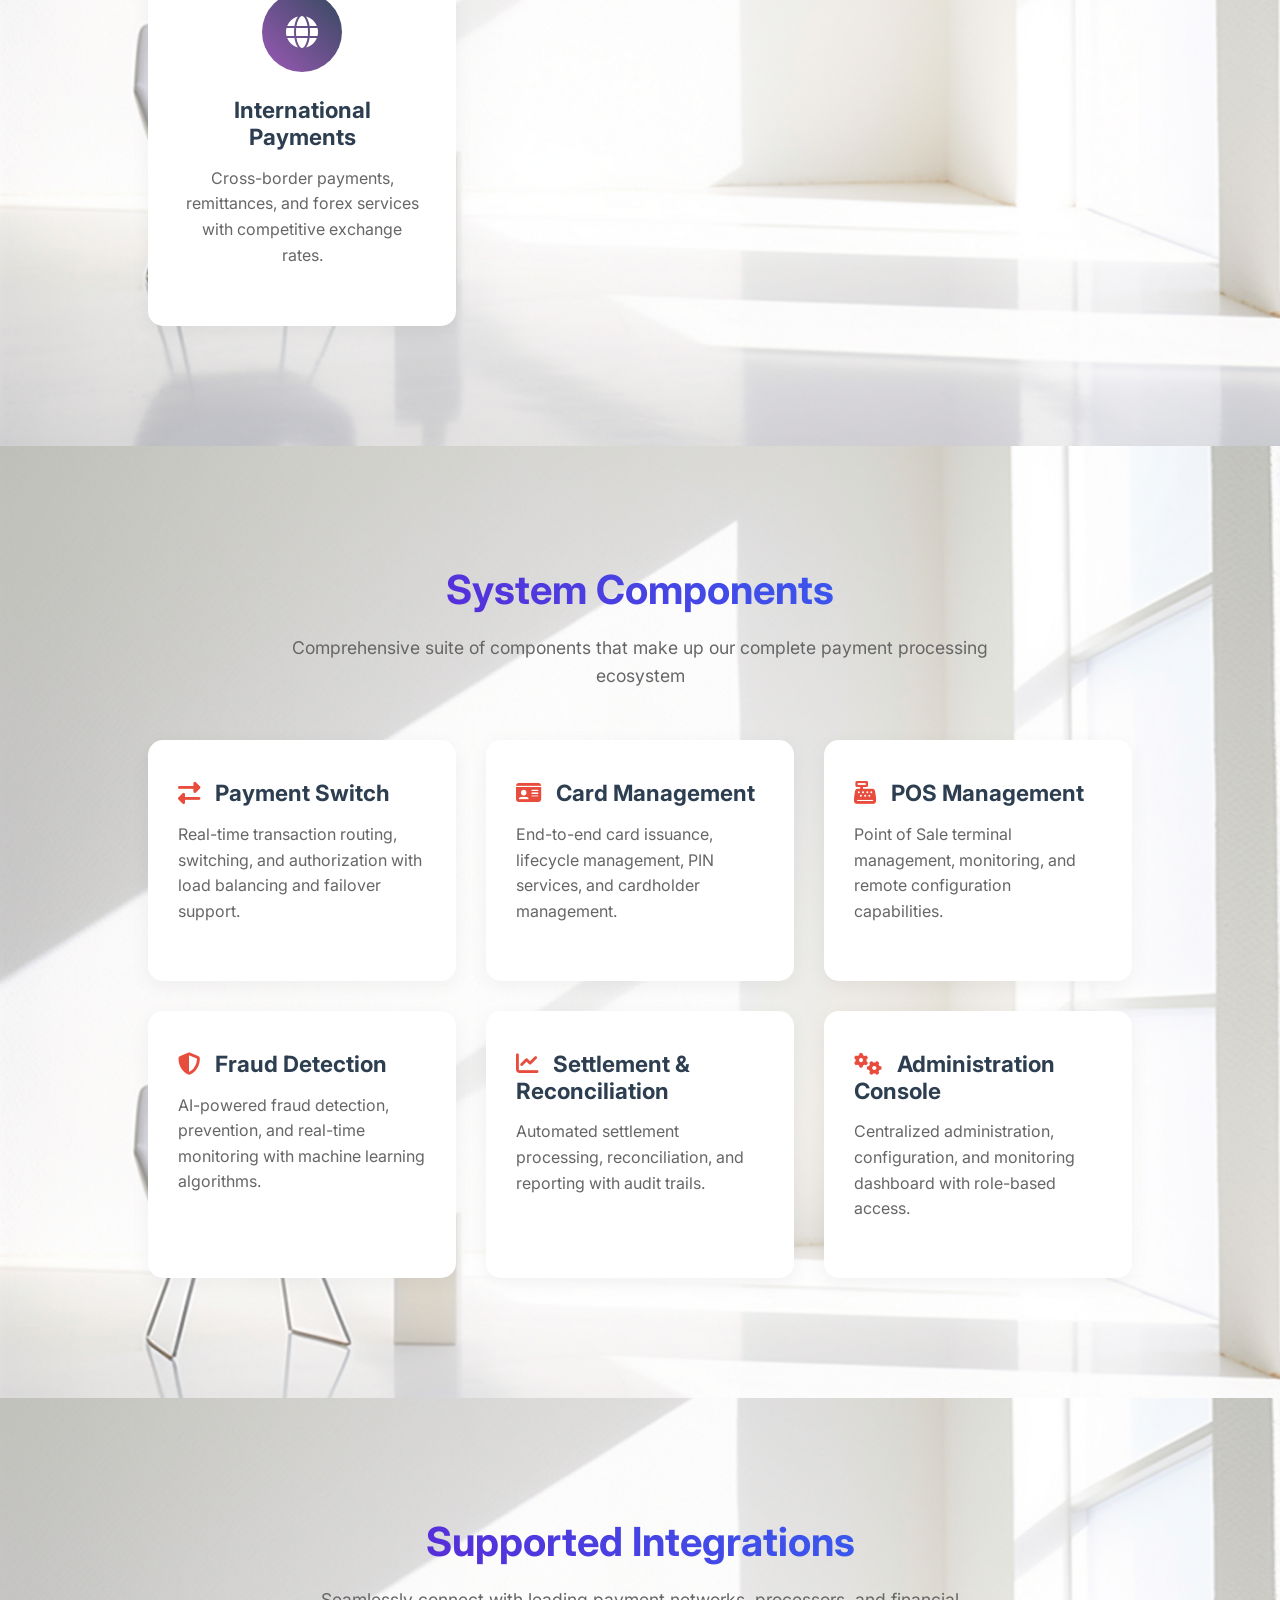
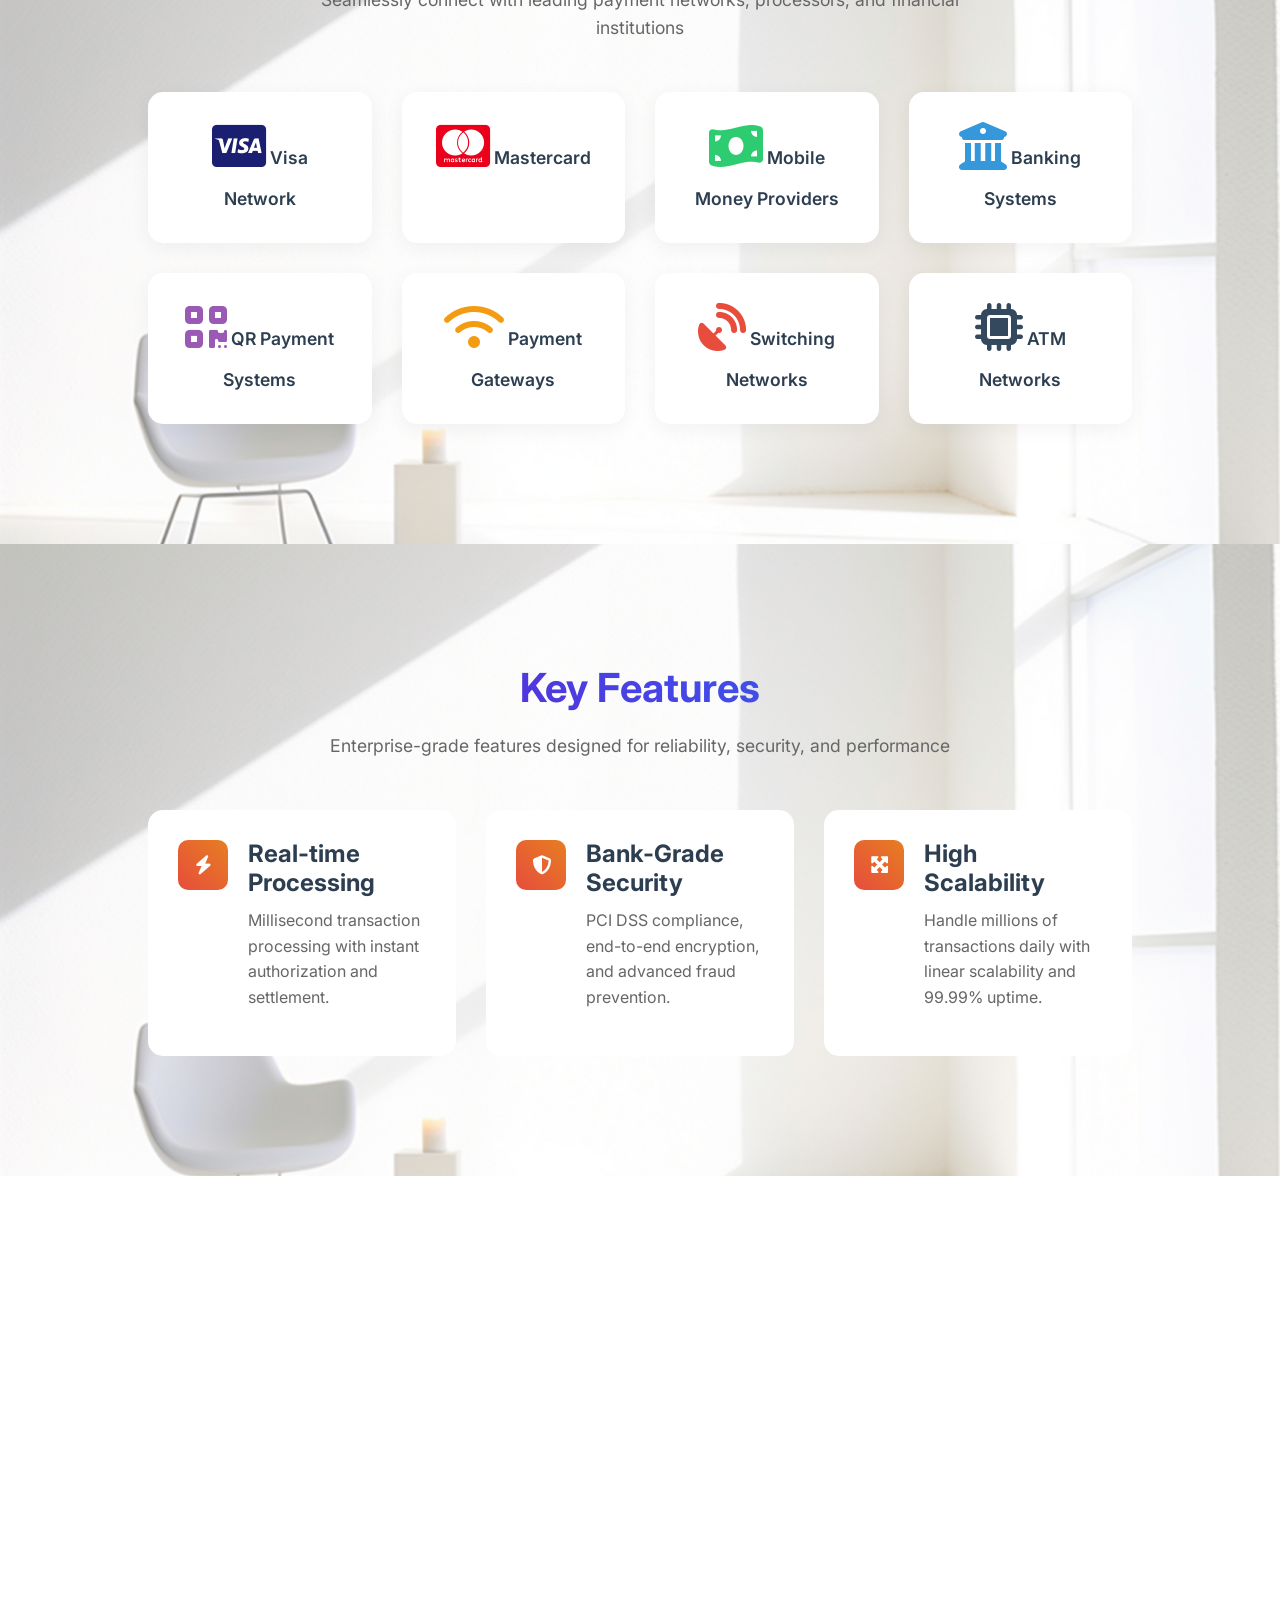
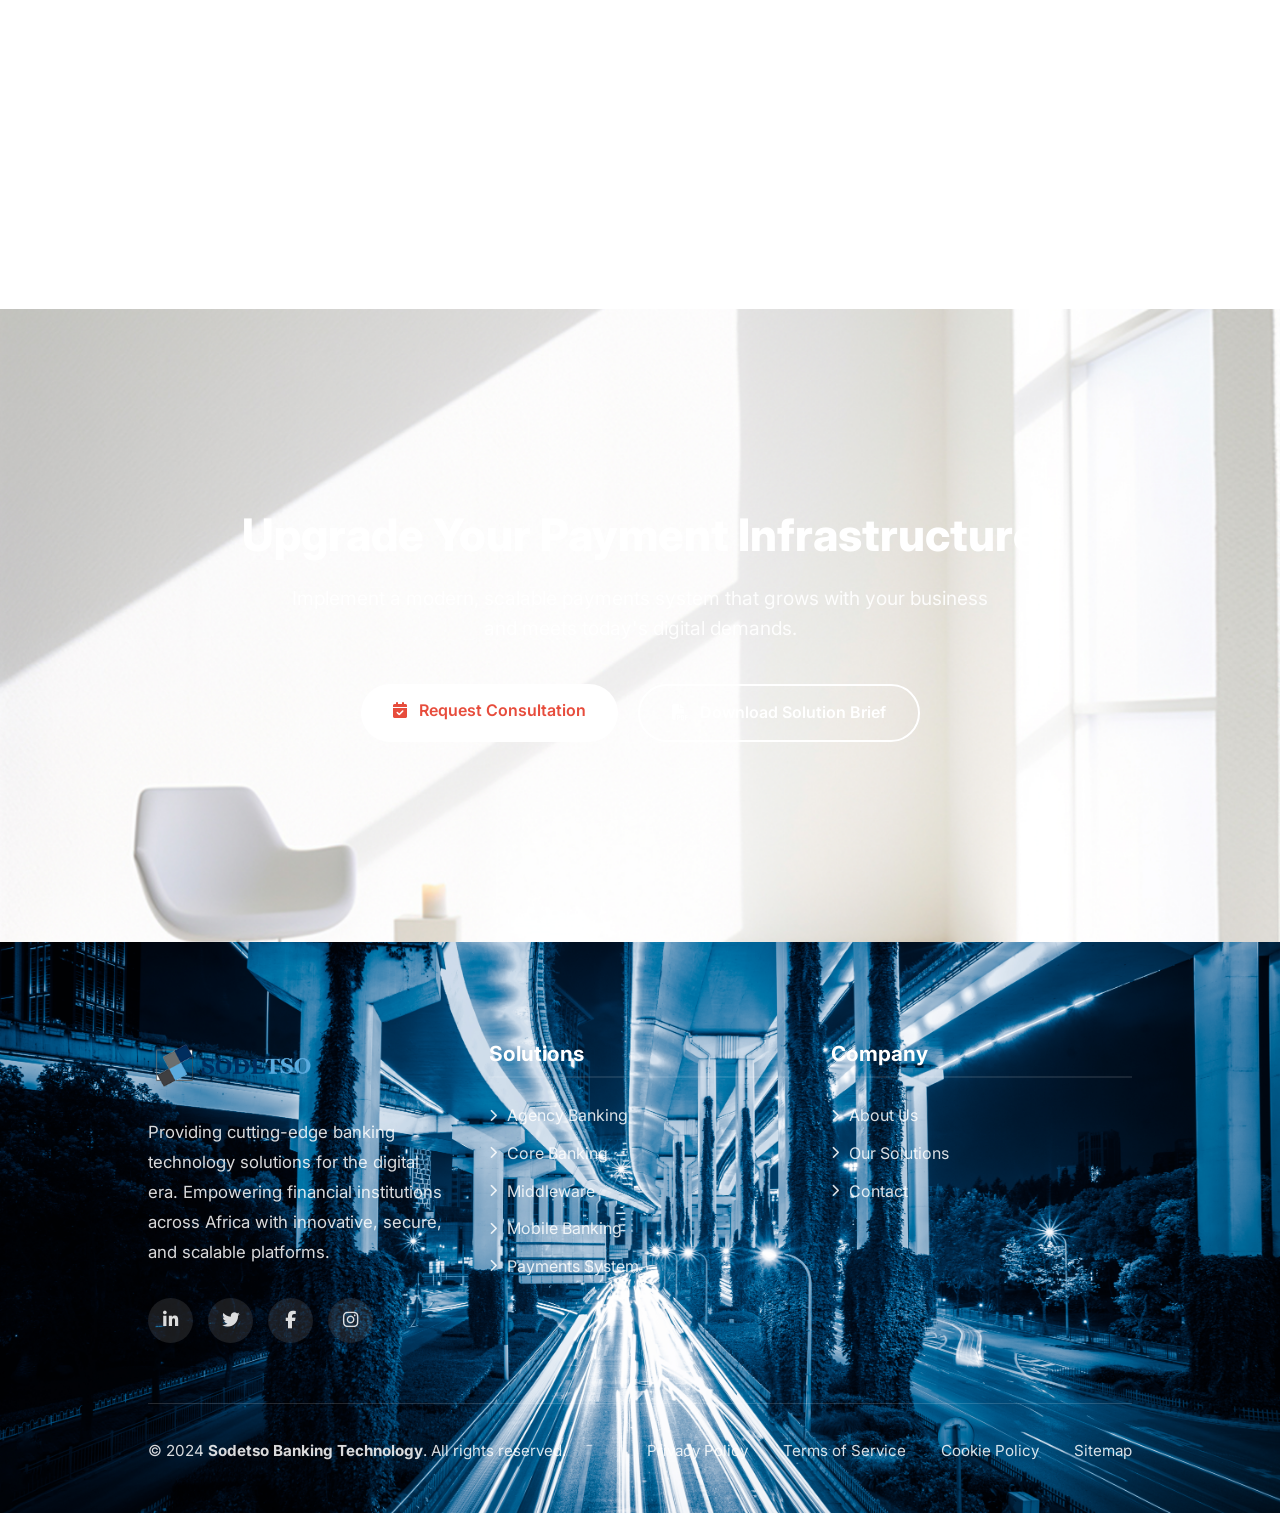
<file: payments.html>
<!DOCTYPE html>
<html lang="en">
<head>
    <meta charset="UTF-8">
    <meta name="viewport" content="width=device-width, initial-scale=1.0">
    <title>Payments System | Sodetso Banking Technology</title>
    <link rel="stylesheet" href="/cssfiles/style.css">
    <link rel="stylesheet" href="/cssfiles/responsive.css">
    <link rel="stylesheet" href="https://cdnjs.cloudflare.com/ajax/libs/font-awesome/6.4.0/css/all.min.css">
    <link href="https://fonts.googleapis.com/css2?family=Inter:wght@300;400;500;600;700&family=Poppins:wght@400;500;600;700&display=swap" rel="stylesheet">
    
    <!-- Modern Enhancements -->
    <style>
        :root {
            --primary-gradient: linear-gradient(45deg, #6a11cb, #2575fc);
            --secondary-gradient: linear-gradient(45deg, #2ecc71, #1abc9c);
            --accent-gradient: linear-gradient(45deg, #e74c3c, #e67e22);
            --purple-gradient: linear-gradient(45deg, #9b59b6, #34495e);
            --dark-bg: #2c3e50;
            --light-bg: #f8f9fa;
        }
        
        .animated-gradient {
            background: linear-gradient(-45deg, #6a11cb, #2575fc, #4facfe, #00f2fe);
            background-size: 400% 400%;
            animation: gradientBG 15s ease infinite;
        }
        
        @keyframes gradientBG {
            0% { background-position: 0% 50%; }
            50% { background-position: 100% 50%; }
            100% { background-position: 0% 50%; }
        }
        
        .modern-section {
            padding: 100px 0;
        }
        
        .section-title-modern {
            font-size: 2.5rem;
            font-weight: 700;
            margin-bottom: 20px;
            background: var(--primary-gradient);
            -webkit-background-clip: text;
            -webkit-text-fill-color: transparent;
            background-clip: text;
            text-align: center;
        }
        
        .btn-gradient {
            background: linear-gradient(45deg, #6a11cb, #2575fc);
            border: none;
            color: white;
            padding: 14px 32px;
            border-radius: 50px;
            position: relative;
            overflow: hidden;
            transition: all 0.3s ease;
            font-weight: 600;
            cursor: pointer;
            display: inline-block;
            text-decoration: none;
            text-align: center;
        }
        
        .btn-gradient::before {
            content: '';
            position: absolute;
            top: 0;
            left: -100%;
            width: 100%;
            height: 100%;
            background: linear-gradient(45deg, #2575fc, #6a11cb);
            transition: left 0.5s ease;
            z-index: 1;
        }
        
        .btn-gradient:hover::before {
            left: 0;
        }
        
        .btn-gradient span {
            position: relative;
            z-index: 2;
        }
        
        .btn-gradient i {
            margin-right: 8px;
        }
        
        .modern-card {
            background: white;
            border-radius: 15px;
            overflow: hidden;
            transition: transform 0.3s ease, box-shadow 0.3s ease;
            border: none;
            box-shadow: 0 5px 20px rgba(0,0,0,0.08);
            height: 100%;
        }
        
        .modern-card:hover {
            transform: translateY(-10px);
            box-shadow: 0 20px 40px rgba(0,0,0,0.15);
        }
        
        .payment-channel-modern {
            display: grid;
            grid-template-columns: repeat(auto-fit, minmax(250px, 1fr));
            gap: 30px;
            margin-top: 50px;
        }
        
        .channel-modern {
            background: white;
            padding: 40px 30px;
            border-radius: 15px;
            text-align: center;
            box-shadow: 0 5px 20px rgba(0,0,0,0.05);
            transition: all 0.3s ease;
            border: 2px solid transparent;
        }
        
        .channel-modern:hover {
            transform: translateY(-10px);
            box-shadow: 0 20px 40px rgba(0,0,0,0.1);
            border-color: var(--accent-gradient);
        }
        
        .channel-icon {
            width: 80px;
            height: 80px;
            background: var(--accent-gradient);
            border-radius: 50%;
            display: flex;
            align-items: center;
            justify-content: center;
            margin: 0 auto 25px;
            color: white;
            font-size: 2rem;
            transition: transform 0.3s ease;
        }
        
        .channel-modern:hover .channel-icon {
            transform: scale(1.1);
        }
        
        .channel-modern h3 {
            color: #2c3e50;
            margin-bottom: 15px;
            font-size: 1.4rem;
        }
        
        .channel-modern p {
            color: #666;
            line-height: 1.6;
        }
        
        .modules-grid-modern {
            display: grid;
            grid-template-columns: repeat(auto-fit, minmax(280px, 1fr));
            gap: 30px;
            margin-top: 50px;
        }
        
        .module-modern {
            background: white;
            padding: 40px 30px;
            border-radius: 15px;
            box-shadow: 0 5px 20px rgba(0,0,0,0.05);
            border-left: 5px solid var(--accent-gradient);
            transition: all 0.3s ease;
        }
        
        .module-modern:hover {
            transform: translateY(-8px);
            box-shadow: 0 15px 35px rgba(0,0,0,0.1);
        }
        
        .module-modern h3 {
            color: #2c3e50;
            margin-bottom: 15px;
            font-size: 1.4rem;
        }
        
        .integration-grid {
            display: grid;
            grid-template-columns: repeat(auto-fit, minmax(200px, 1fr));
            gap: 30px;
            margin-top: 50px;
        }
        
        .integration-modern {
            background: white;
            padding: 30px;
            border-radius: 15px;
            text-align: center;
            box-shadow: 0 5px 20px rgba(0,0,0,0.05);
            transition: all 0.3s ease;
        }
        
        .integration-modern:hover {
            transform: translateY(-8px);
            box-shadow: 0 15px 35px rgba(0,0,0,0.1);
        }
        
        .integration-modern i {
            font-size: 3rem;
            margin-bottom: 15px;
            color: #2575fc;
        }
        
        .integration-modern span {
            font-weight: 600;
            color: #2c3e50;
            font-size: 1.1rem;
        }
        
        .solution-header-modern {
            padding: 120px 0 80px;
            background: var(--light-bg);
        }
        
        @media (max-width: 768px) {
            .payment-channel-modern,
            .modules-grid-modern,
            .integration-grid {
                grid-template-columns: 1fr;
            }
        }
    </style>
</head>
<body>
    <!-- Modern Navigation -->
    <div id="navbar-container"></div>
    
    <!-- Modern Solution Header -->
    <section class="solution-header-modern" style="background-image: url(/images/iMAGE/background-with-simple-white-walls-furniture.jpg); background-size: cover; background-position: center; position: center; z-index: 1;">
        <div class="container">
            <div style="display: grid; grid-template-columns: 1fr 1fr; gap: 60px; align-items: center;">
                <div>
                    <span style="color: #e74c3c; font-weight: 600; text-transform: uppercase; letter-spacing: 1.5px; display: block; margin-bottom: 15px;">PAYMENTS SYSTEM</span>
                    <h1 style="font-size: 3.5rem; color: #2c3e50; margin-bottom: 20px; font-weight: 800; line-height: 1.2;">Advanced Payment Processing Platform</h1>
                    <p style="font-size: 1.2rem; color: #666; line-height: 1.7; margin-bottom: 30px;">
                        Real-time payment processing and switching solution that handles multiple payment channels with enterprise-grade security and scalability.
                    </p>
                    <div style="display: flex; gap: 20px; flex-wrap: wrap;">
                        <a href="contact.html" class="btn-gradient" style="background: var(--accent-gradient);">
                            <i class="fas fa-calendar-check"></i> <span>Request Demo</span>
                        </a>
                        <a href="#features" class="btn-gradient" style="background: transparent; border: 2px solid #e74c3c; color: #e74c3c;">
                            <i class="fas fa-list"></i> <span>View Features</span>
                        </a>
                    </div>
                </div>
                <div style="background: var(--accent-gradient); padding: 50px; border-radius: 20px; height: 400px; display: flex; align-items: center; justify-content: center;">
                    <div style="text-align: center; color: white;">
                        <i class="fas fa-credit-card" style="font-size: 100px; margin-bottom: 20px;"></i>
                        <h3 style="font-size: 1.8rem; margin-bottom: 10px;">Payment Processing</h3>
                        <p style="opacity: 0.9;">Secure, scalable, real-time</p>
                    </div>
                </div>
            </div>
        </div>
    </section>
    
    <!-- Modern Payment Channels -->
    <section class="modern-section" style="background-image: url(/images/iMAGE/background-with-simple-white-walls-furniture.jpg); background-size: cover; background-position: center; position: center; z-index: 1;" id="features">
        <div class="container">
            <h2 class="section-title-modern">Payment Channels</h2>
            <p style="text-align: center; color: #666; max-width: 700px; margin: 0 auto 50px; font-size: 1.1rem;">
                Support for multiple payment methods to meet diverse customer needs and preferences
            </p>
            
            <div class="payment-channel-modern">
                <div class="channel-modern">
                    <div class="channel-icon">
                        <i class="fas fa-credit-card"></i>
                    </div>
                    <h3>Card Payments</h3>
                    <p>Debit, credit, and prepaid card processing with EMV chip technology and contactless payments support.</p>
                </div>
                
                <div class="channel-modern">
                    <div class="channel-icon" style="background: var(--secondary-gradient);">
                        <i class="fas fa-mobile-alt"></i>
                    </div>
                    <h3>Mobile Money</h3>
                    <p>Integration with mobile wallet providers for seamless mobile payments and transfers across networks.</p>
                </div>
                
                <div class="channel-modern">
                    <div class="channel-icon" style="background: var(--primary-gradient);">
                        <i class="fas fa-exchange-alt"></i>
                    </div>
                    <h3>Real-time Transfers</h3>
                    <p>Instant bank transfers and peer-to-peer payments with real-time settlement and notification.</p>
                </div>
                
                <div class="channel-modern">
                    <div class="channel-icon" style="background: var(--purple-gradient);">
                        <i class="fas fa-globe"></i>
                    </div>
                    <h3>International Payments</h3>
                    <p>Cross-border payments, remittances, and forex services with competitive exchange rates.</p>
                </div>
            </div>
        </div>
    </section>
    
    <!-- Modern System Components -->
    <section class="modern-section" style="background-image: url(/images/iMAGE/background-with-simple-white-walls-furniture.jpg); background-size: cover; background-position: center; position: center; z-index: 1;">
        <div class="container">
            <h2 class="section-title-modern">System Components</h2>
            <p style="text-align: center; color: #666; max-width: 700px; margin: 0 auto 50px; font-size: 1.1rem;">
                Comprehensive suite of components that make up our complete payment processing ecosystem
            </p>
            
            <div class="modules-grid-modern">
                <div class="module-modern">
                    <h3><i class="fas fa-exchange-alt" style="color: #e74c3c; margin-right: 10px;"></i> Payment Switch</h3>
                    <p>Real-time transaction routing, switching, and authorization with load balancing and failover support.</p>
                </div>
                
                <div class="module-modern">
                    <h3><i class="fas fa-id-card" style="color: #e74c3c; margin-right: 10px;"></i> Card Management</h3>
                    <p>End-to-end card issuance, lifecycle management, PIN services, and cardholder management.</p>
                </div>
                
                <div class="module-modern">
                    <h3><i class="fas fa-cash-register" style="color: #e74c3c; margin-right: 10px;"></i> POS Management</h3>
                    <p>Point of Sale terminal management, monitoring, and remote configuration capabilities.</p>
                </div>
                
                <div class="module-modern">
                    <h3><i class="fas fa-shield-alt" style="color: #e74c3c; margin-right: 10px;"></i> Fraud Detection</h3>
                    <p>AI-powered fraud detection, prevention, and real-time monitoring with machine learning algorithms.</p>
                </div>
                
                <div class="module-modern">
                    <h3><i class="fas fa-chart-line" style="color: #e74c3c; margin-right: 10px;"></i> Settlement & Reconciliation</h3>
                    <p>Automated settlement processing, reconciliation, and reporting with audit trails.</p>
                </div>
                
                <div class="module-modern">
                    <h3><i class="fas fa-cogs" style="color: #e74c3c; margin-right: 10px;"></i> Administration Console</h3>
                    <p>Centralized administration, configuration, and monitoring dashboard with role-based access.</p>
                </div>
            </div>
        </div>
    </section>
    
    <!-- Modern Integration Section -->
    <section class="modern-section" style="background-image: url(/images/iMAGE/background-with-simple-white-walls-furniture.jpg); background-size: cover; background-position: center; position: center; z-index: 1;">
        <div class="container">
            <h2 class="section-title-modern">Supported Integrations</h2>
            <p style="text-align: center; color: #666; max-width: 700px; margin: 0 auto 50px; font-size: 1.1rem;">
                Seamlessly connect with leading payment networks, processors, and financial institutions
            </p>
            
            <div class="integration-grid">
                <div class="integration-modern">
                    <i class="fab fa-cc-visa" style="color: #1a1f71;"></i>
                    <span>Visa Network</span>
                </div>
                
                <div class="integration-modern">
                    <i class="fab fa-cc-mastercard" style="color: #eb001b;"></i>
                    <span>Mastercard</span>
                </div>
                
                <div class="integration-modern">
                    <i class="fas fa-money-bill-wave" style="color: #2ecc71;"></i>
                    <span>Mobile Money Providers</span>
                </div>
                
                <div class="integration-modern">
                    <i class="fas fa-university" style="color: #3498db;"></i>
                    <span>Banking Systems</span>
                </div>
                
                <div class="integration-modern">
                    <i class="fas fa-qrcode" style="color: #9b59b6;"></i>
                    <span>QR Payment Systems</span>
                </div>
                
                <div class="integration-modern">
                    <i class="fas fa-wifi" style="color: #f39c12;"></i>
                    <span>Payment Gateways</span>
                </div>
                
                <div class="integration-modern">
                    <i class="fas fa-satellite-dish" style="color: #e74c3c;"></i>
                    <span>Switching Networks</span>
                </div>
                
                <div class="integration-modern">
                    <i class="fas fa-microchip" style="color: #34495e;"></i>
                    <span>ATM Networks</span>
                </div>
            </div>
        </div>
    </section>
    
    <!-- Key Features -->
    <section class="modern-section" style="background-image: url(/images/iMAGE/background-with-simple-white-walls-furniture.jpg); background-size: cover; background-position: center; position: center; z-index: 1;" id="features">
        <div class="container">
            <h2 class="section-title-modern">Key Features</h2>
            <p style="text-align: center; color: #666; max-width: 700px; margin: 0 auto 50px; font-size: 1.1rem;">
                Enterprise-grade features designed for reliability, security, and performance
            </p>
            
            <div style="display: grid; grid-template-columns: repeat(auto-fit, minmax(300px, 1fr)); gap: 30px;">
                <div style="background: white; padding: 30px; border-radius: 15px;">
                    <div style="display: flex; align-items: flex-start; gap: 20px;">
                        <div style="width: 50px; height: 50px; background: var(--accent-gradient); border-radius: 10px; display: flex; align-items: center; justify-content: center; flex-shrink: 0;">
                            <i class="fas fa-bolt" style="color: white; font-size: 1.2rem;"></i>
                        </div>
                        <div>
                            <h3 style="color: #2c3e50; margin-bottom: 10px;">Real-time Processing</h3>
                            <p style="color: #666; line-height: 1.6;">Millisecond transaction processing with instant authorization and settlement.</p>
                        </div>
                    </div>
                </div>
                
                <div style="background: white; padding: 30px; border-radius: 15px;">
                    <div style="display: flex; align-items: flex-start; gap: 20px;">
                        <div style="width: 50px; height: 50px; background: var(--accent-gradient); border-radius: 10px; display: flex; align-items: center; justify-content: center; flex-shrink: 0;">
                            <i class="fas fa-shield-alt" style="color: white; font-size: 1.2rem;"></i>
                        </div>
                        <div>
                            <h3 style="color: #2c3e50; margin-bottom: 10px;">Bank-Grade Security</h3>
                            <p style="color: #666; line-height: 1.6;">PCI DSS compliance, end-to-end encryption, and advanced fraud prevention.</p>
                        </div>
                    </div>
                </div>
                
                <div style="background: white; padding: 30px; border-radius: 15px;">
                    <div style="display: flex; align-items: flex-start; gap: 20px;">
                        <div style="width: 50px; height: 50px; background: var(--accent-gradient); border-radius: 10px; display: flex; align-items: center; justify-content: center; flex-shrink: 0;">
                            <i class="fas fa-expand-arrows-alt" style="color: white; font-size: 1.2rem;"></i>
                        </div>
                        <div>
                            <h3 style="color: #2c3e50; margin-bottom: 10px;">High Scalability</h3>
                            <p style="color: #666; line-height: 1.6;">Handle millions of transactions daily with linear scalability and 99.99% uptime.</p>
                        </div>
                    </div>
                </div>
            </div>
        </div>
    </section>
    
    <!-- Related Solutions -->
    <section class="modern-section" style="background-image: url(/images/iMAGE/background-with-simple-white-walls-furniture.jpg); background-size: cover; background-position: center; position: center; z-index: 1;">
        <div class="container">
            <h2 class="section-title-modern">Related Solutions</h2>
            <p style="text-align: center; color: #666; max-width: 700px; margin: 0 auto 50px; font-size: 1.1rem;">
                Complete your digital transformation with our integrated banking solutions
            </p>
            
            <div style="display: grid; grid-template-columns: repeat(auto-fit, minmax(300px, 1fr)); gap: 30px;">
                <a href="core-banking.html" class="modern-card" style="text-decoration: none; color: inherit;">
                    <div style="padding: 40px 30px; text-align: center;">
                        <div style="width: 70px; height: 70px; background: var(--primary-gradient); border-radius: 50%; display: flex; align-items: center; justify-content: center; margin: 0 auto 25px;">
                            <i class="fas fa-server" style="color: white; font-size: 28px;"></i>
                        </div>
                        <h3 style="color: #2c3e50; margin-bottom: 15px;">Core Banking</h3>
                        <p style="color: #666; line-height: 1.6; margin-bottom: 25px;">Complete banking platform for account management, loans, and transactions.</p>
                        <span style="color: #2575fc; font-weight: 600; display: inline-flex; align-items: center; gap: 8px;">
                            Learn More <i class="fas fa-arrow-right"></i>
                        </span>
                    </div>
                </a>
                
                <a href="mobile-banking.html" class="modern-card" style="text-decoration: none; color: inherit;">
                    <div style="padding: 40px 30px; text-align: center;">
                        <div style="width: 70px; height: 70px; background: var(--secondary-gradient); border-radius: 50%; display: flex; align-items: center; justify-content: center; margin: 0 auto 25px;">
                            <i class="fas fa-mobile-alt" style="color: white; font-size: 28px;"></i>
                        </div>
                        <h3 style="color: #2c3e50; margin-bottom: 15px;">Mobile Banking</h3>
                        <p style="color: #666; line-height: 1.6; margin-bottom: 25px;">Native mobile apps with biometric authentication and payment features.</p>
                        <span style="color: #2575fc; font-weight: 600; display: inline-flex; align-items: center; gap: 8px;">
                            Learn More <i class="fas fa-arrow-right"></i>
                        </span>
                    </div>
                </a>
                
                <a href="middleware.html" class="modern-card" style="text-decoration: none; color: inherit;">
                    <div style="padding: 40px 30px; text-align: center;">
                        <div style="width: 70px; height: 70px; background: var(--purple-gradient); border-radius: 50%; display: flex; align-items: center; justify-content: center; margin: 0 auto 25px;">
                            <i class="fas fa-exchange-alt" style="color: white; font-size: 28px;"></i>
                        </div>
                        <h3 style="color: #2c3e50; margin-bottom: 15px;">Middleware</h3>
                        <p style="color: #666; line-height: 1.6; margin-bottom: 25px;">Integration platform connecting banking systems with third-party services.</p>
                        <span style="color: #2575fc; font-weight: 600; display: inline-flex; align-items: center; gap: 8px;">
                            Learn More <i class="fas fa-arrow-right"></i>
                        </span>
                    </div>
                </a>
            </div>
        </div>
    </section>
    
    <!-- Modern CTA -->
    <section class="modern-section animated-gradient" style="background-image: url(/images/iMAGE/background-with-simple-white-walls-furniture.jpg); background-size: cover; background-position: center; position: center; z-index: 1;">
        <div class="container">
            <div style="text-align: center; padding: 80px 20px;">
                <h2 style="color: white; font-size: 2.8rem; margin-bottom: 20px; font-weight: 800;">Upgrade Your Payment Infrastructure</h2>
                <p style="color: rgba(255,255,255,0.9); font-size: 1.2rem; max-width: 700px; margin: 0 auto 40px;">
                    Implement a modern, scalable payments system that grows with your business and meets today's digital demands.
                </p>
                <div style="display: flex; gap: 20px; justify-content: center; flex-wrap: wrap;">
                    <a href="contact.html" class="btn-gradient" style="background: white; color: #e74c3c;">
                        <i class="fas fa-calendar-check"></i> <span>Request Consultation</span>
                    </a>
                    <a href="contact.html" class="btn-gradient" style="background: transparent; border: 2px solid white;">
                        <i class="fas fa-file-pdf"></i> <span>Download Solution Brief</span>
                    </a>
                </div>
            </div>
        </div>
    </section>
    
    <!-- Modern Footer -->
    <!-- footer.html -->
<footer class="footer"  style="background-image: url(/images/iMAGE/aerial-view-shanghai-overpass-night\ \(1\).jpg); background-size: cover; background-position: center; position: center; z-index: 1;">
    <div class="container">
        <div class="footer-grid" style="display: grid; grid-template-columns: repeat(auto-fit, minmax(250px, 1fr)); gap: 40px; margin-bottom: 60px;">
            <div class="footer-col">
                <div class="footer-logo" style="display: flex; align-items: center; margin-bottom: 25px;">
                    <img src="/images/sodetso (1).png" alt="Sodetso Logo" style="height: 50px; margin-right: 15px;">
                    <span style="font-size: 1.8rem; font-weight: 800; color: white;"></span>
                </div>
                <p style="color: rgba(255,255,255,0.85); line-height: 1.8; margin-bottom: 30px; font-size: 1.05rem;">
                    Providing cutting-edge banking technology solutions for the digital era. Empowering financial institutions across Africa with innovative, secure, and scalable platforms.
                </p>
                <div class="social-links" style="display: flex; gap: 15px;">
                    <a href="#" style="display: flex; align-items: center; justify-content: center; width: 45px; height: 45px; background: rgba(255,255,255,0.1); border-radius: 50%; color: white; text-decoration: none; transition: all 0.3s; font-size: 1.1rem;">
                        <i class="fab fa-linkedin-in"></i>
                    </a>
                    <a href="#" style="display: flex; align-items: center; justify-content: center; width: 45px; height: 45px; background: rgba(255,255,255,0.1); border-radius: 50%; color: white; text-decoration: none; transition: all 0.3s; font-size: 1.1rem;">
                        <i class="fab fa-twitter"></i>
                    </a>
                    <a href="#" style="display: flex; align-items: center; justify-content: center; width: 45px; height: 45px; background: rgba(255,255,255,0.1); border-radius: 50%; color: white; text-decoration: none; transition: all 0.3s; font-size: 1.1rem;">
                        <i class="fab fa-facebook-f"></i>
                    </a>
                    <a href="#" style="display: flex; align-items: center; justify-content: center; width: 45px; height: 45px; background: rgba(255,255,255,0.1); border-radius: 50%; color: white; text-decoration: none; transition: all 0.3s; font-size: 1.1rem;">
                        <i class="fab fa-instagram"></i>
                    </a>
                </div>
            </div>
            
            <div class="footer-col">
                <h3 style="color: white; margin-bottom: 25px; font-size: 1.3rem; font-weight: 700; padding-bottom: 10px; border-bottom: 2px solid rgba(255,255,255,0.1);">Solutions</h3>
                <ul style="list-style: none; padding: 0;">
                    <li style="margin-bottom: 12px;">
                        <a href="agency-banking.html" style="color: rgba(255,255,255,0.85); text-decoration: none; transition: all 0.3s; display: flex; align-items: center; gap: 10px;">
                            <i class="fas fa-chevron-right" style="font-size: 0.8rem; opacity: 0.7;"></i>
                            <span>Agency Banking</span>
                        </a>
                    </li>
                    <li style="margin-bottom: 12px;">
                        <a href="core-banking.html" style="color: rgba(255,255,255,0.85); text-decoration: none; transition: all 0.3s; display: flex; align-items: center; gap: 10px;">
                            <i class="fas fa-chevron-right" style="font-size: 0.8rem; opacity: 0.7;"></i>
                            <span>Core Banking</span>
                        </a>
                    </li>
                    <li style="margin-bottom: 12px;">
                        <a href="middleware.html" style="color: rgba(255,255,255,0.85); text-decoration: none; transition: all 0.3s; display: flex; align-items: center; gap: 10px;">
                            <i class="fas fa-chevron-right" style="font-size: 0.8rem; opacity: 0.7;"></i>
                            <span>Middleware</span>
                        </a>
                    </li>
                    <li style="margin-bottom: 12px;">
                        <a href="mobile-banking.html" style="color: rgba(255,255,255,0.85); text-decoration: none; transition: all 0.3s; display: flex; align-items: center; gap: 10px;">
                            <i class="fas fa-chevron-right" style="font-size: 0.8rem; opacity: 0.7;"></i>
                            <span>Mobile Banking</span>
                        </a>
                    </li>
                    <li style="margin-bottom: 12px;">
                        <a href="payments.html" style="color: rgba(255,255,255,0.85); text-decoration: none; transition: all 0.3s; display: flex; align-items: center; gap: 10px;">
                            <i class="fas fa-chevron-right" style="font-size: 0.8rem; opacity: 0.7;"></i>
                            <span>Payments System</span>
                        </a>
                    </li>
                </ul>
            </div>
            
            <div class="footer-col">
                <h3 style="color: white; margin-bottom: 25px; font-size: 1.3rem; font-weight: 700; padding-bottom: 10px; border-bottom: 2px solid rgba(255,255,255,0.1);">Company</h3>
                <ul style="list-style: none; padding: 0;">
                    <li style="margin-bottom: 12px;">
                        <a href="about.html" style="color: rgba(255,255,255,0.85); text-decoration: none; transition: all 0.3s; display: flex; align-items: center; gap: 10px;">
                            <i class="fas fa-chevron-right" style="font-size: 0.8rem; opacity: 0.7;"></i>
                            <span>About Us</span>
                        </a>
                    </li>
                    <li style="margin-bottom: 12px;">
                        <a href="solutions.html" style="color: rgba(255,255,255,0.85); text-decoration: none; transition: all 0.3s; display: flex; align-items: center; gap: 10px;">
                            <i class="fas fa-chevron-right" style="font-size: 0.8rem; opacity: 0.7;"></i>
                            <span>Our Solutions</span>
                        </a>
                    </li>
                    <li style="margin-bottom: 12px;">
                        <a href="contact.html" style="color: rgba(255,255,255,0.85); text-decoration: none; transition: all 0.3s; display: flex; align-items: center; gap: 10px;">
                            <i class="fas fa-chevron-right" style="font-size: 0.8rem; opacity: 0.7;"></i>
                            <span>Contact</span>
                        </a>
                    
                    </li>
                </ul>
            </div>
        </div>
        <div class="footer-bottom" style="padding-top: 35px; border-top: 1px solid rgba(255,255,255,0.15); display: flex; justify-content: space-between; align-items: center; flex-wrap: wrap; gap: 25px;">
            <p style="color: rgba(255,255,255,0.75); margin: 0; font-size: 0.95rem;">
                &copy; 2024 <strong style="color: white;">Sodetso Banking Technology</strong>. All rights reserved.
            </p>
            <div class="footer-links" style="display: flex; gap: 35px;">
                <a href="#" style="color: rgba(255,255,255,0.75); text-decoration: none; transition: color 0.3s; font-size: 0.95rem;">Privacy Policy</a>
                <a href="#" style="color: rgba(255,255,255,0.75); text-decoration: none; transition: color 0.3s; font-size: 0.95rem;">Terms of Service</a>
                <a href="#" style="color: rgba(255,255,255,0.75); text-decoration: none; transition: color 0.3s; font-size: 0.95rem;">Cookie Policy</a>
                <a href="sitemap.html" style="color: rgba(255,255,255,0.75); text-decoration: none; transition: color 0.3s; font-size: 0.95rem;">Sitemap</a>
            </div>
        </div>
        
        <!-- Back to Top Button -->
        <button id="backToTop" style="position: fixed; bottom: 30px; right: 30px; width: 50px; height: 50px; background: linear-gradient(45deg, #6a11cb, #2575fc); border: none; border-radius: 50%; color: white; font-size: 1.2rem; cursor: pointer; z-index: 1000; box-shadow: 0 5px 20px rgba(0,0,0,0.2); display: none; transition: all 0.3s ease;"
                onmouseover="this.style.transform='translateY(-5px)'; this.style.boxShadow='0 10px 25px rgba(0,0,0,0.3)';"
                onmouseout="this.style.transform='translateY(0)'; this.style.boxShadow='0 5px 20px rgba(0,0,0,0.2)';">
            <i class="fas fa-arrow-up"></i>
        </button>
    </div>
</footer>

<script>
    // Back to Top functionality
    document.addEventListener('DOMContentLoaded', function() {
        const backToTopButton = document.getElementById('backToTop');
        
        // Show/hide button based on scroll position
        window.addEventListener('scroll', function() {
            if (window.pageYOffset > 300) {
                backToTopButton.style.display = 'flex';
                backToTopButton.style.alignItems = 'center';
                backToTopButton.style.justifyContent = 'center';
            } else {
                backToTopButton.style.display = 'none';
            }
        });
        
        // Scroll to top when clicked
        backToTopButton.addEventListener('click', function() {
            window.scrollTo({
                top: 0,
                behavior: 'smooth'
            });
        });
        
        // Add hover animations to footer links
        const footerLinks = document.querySelectorAll('.footer a');
        footerLinks.forEach(link => {
            link.addEventListener('mouseenter', function() {
                this.style.color = 'white';
                this.style.paddingLeft = '5px';
                
                // Animate chevron for links that have it
                const chevron = this.querySelector('.fa-chevron-right');
                if (chevron) {
                    chevron.style.transform = 'translateX(3px)';
                    chevron.style.opacity = '1';
                }
            });
            
            link.addEventListener('mouseleave', function() {
                this.style.color = 'rgba(255,255,255,0.85)';
                this.style.paddingLeft = '0';
                
                // Reset chevron
                const chevron = this.querySelector('.fa-chevron-right');
                if (chevron) {
                    chevron.style.transform = 'translateX(0)';
                    chevron.style.opacity = '0.7';
                }
            });
        });
        
        // Add hover animations to social icons
        const socialIcons = document.querySelectorAll('.social-links a');
        socialIcons.forEach(icon => {
            icon.addEventListener('mouseenter', function() {
                this.style.background = 'linear-gradient(45deg, #6a11cb, #2575fc)';
                this.style.transform = 'translateY(-5px) scale(1.1)';
                this.style.boxShadow = '0 10px 20px rgba(0,0,0,0.2)';
            });
            
            icon.addEventListener('mouseleave', function() {
                this.style.background = 'rgba(255,255,255,0.1)';
                this.style.transform = 'translateY(0) scale(1)';
                this.style.boxShadow = 'none';
            });
        });
        
        // Add animation to footer bottom links
        const footerBottomLinks = document.querySelectorAll('.footer-links a');
        footerBottomLinks.forEach(link => {
            link.addEventListener('mouseenter', function() {
                this.style.color = 'white';
            });
            
            link.addEventListener('mouseleave', function() {
                this.style.color = 'rgba(255,255,255,0.75)';
            });
        });
        
        // Add subtle fade-in animation for footer
        const footer = document.querySelector('.footer');
        footer.style.opacity = '0';
        footer.style.transform = 'translateY(20px)';
        footer.style.transition = 'all 0.6s ease';
        
        setTimeout(() => {
            footer.style.opacity = '1';
            footer.style.transform = 'translateY(0)';
        }, 300);
    });
    
    // Add CSS for smooth transitions
    const style = document.createElement('style');
    style.textContent = `
        .footer a, .footer-links a, .social-links a {
            transition: all 0.3s ease !important;
        }
        
        .footer li a .fa-chevron-right {
            transition: all 0.3s ease !important;
        }
        
        #backToTop {
            transition: all 0.3s ease !important;
        }
    `;
    document.head.appendChild(style);
</script>
    
    <!-- Scripts -->
    <script src="/cssfiles/Js/component.js"></script>
    <script src="/cssfiles/Js/main.js"></script>
    
    <!-- Additional JavaScript for animations -->
    <script>
        document.addEventListener('DOMContentLoaded', function() {
            // Animate channel cards
            document.querySelectorAll('.channel-modern').forEach(channel => {
                channel.addEventListener('mouseenter', function() {
                    this.style.transform = 'translateY(-10px)';
                });
                
                channel.addEventListener('mouseleave', function() {
                    this.style.transform = 'translateY(0)';
                });
            });
            
            // Animate integration cards
            document.querySelectorAll('.integration-modern').forEach(integration => {
                integration.addEventListener('mouseenter', function() {
                    this.style.transform = 'translateY(-8px)';
                    this.querySelector('i').style.transform = 'scale(1.2)';
                });
                
                integration.addEventListener('mouseleave', function() {
                    this.style.transform = 'translateY(0)';
                    this.querySelector('i').style.transform = 'scale(1)';
                });
            });
            
            // Animate modern cards
            document.querySelectorAll('.modern-card').forEach(card => {
                card.addEventListener('mouseenter', function() {
                    this.style.transform = 'translateY(-10px)';
                });
                
                card.addEventListener('mouseleave', function() {
                    this.style.transform = 'translateY(0)';
                });
            });
            
            // Scroll animations
            const observerOptions = {
                threshold: 0.2,
                rootMargin: '0px 0px -50px 0px'
            };
            
            const observer = new IntersectionObserver((entries) => {
                entries.forEach(entry => {
                    if (entry.isIntersecting) {
                        entry.target.style.opacity = '1';
                        entry.target.style.transform = 'translateY(0)';
                    }
                });
            }, observerOptions);
            
            // Animate sections on scroll
            const sections = document.querySelectorAll('.modern-section');
            sections.forEach(section => {
                section.style.opacity = '0';
                section.style.transform = 'translateY(30px)';
                section.style.transition = 'all 0.6s ease';
                observer.observe(section);
            });
            
            // Button hover effects
            document.querySelectorAll('.btn-gradient').forEach(btn => {
                btn.addEventListener('mouseenter', function() {
                    this.style.transform = 'scale(1.05)';
                });
                
                btn.addEventListener('mouseleave', function() {
                    this.style.transform = 'scale(1)';
                });
            });
        });
    </script>
</body>
</html>
</file>
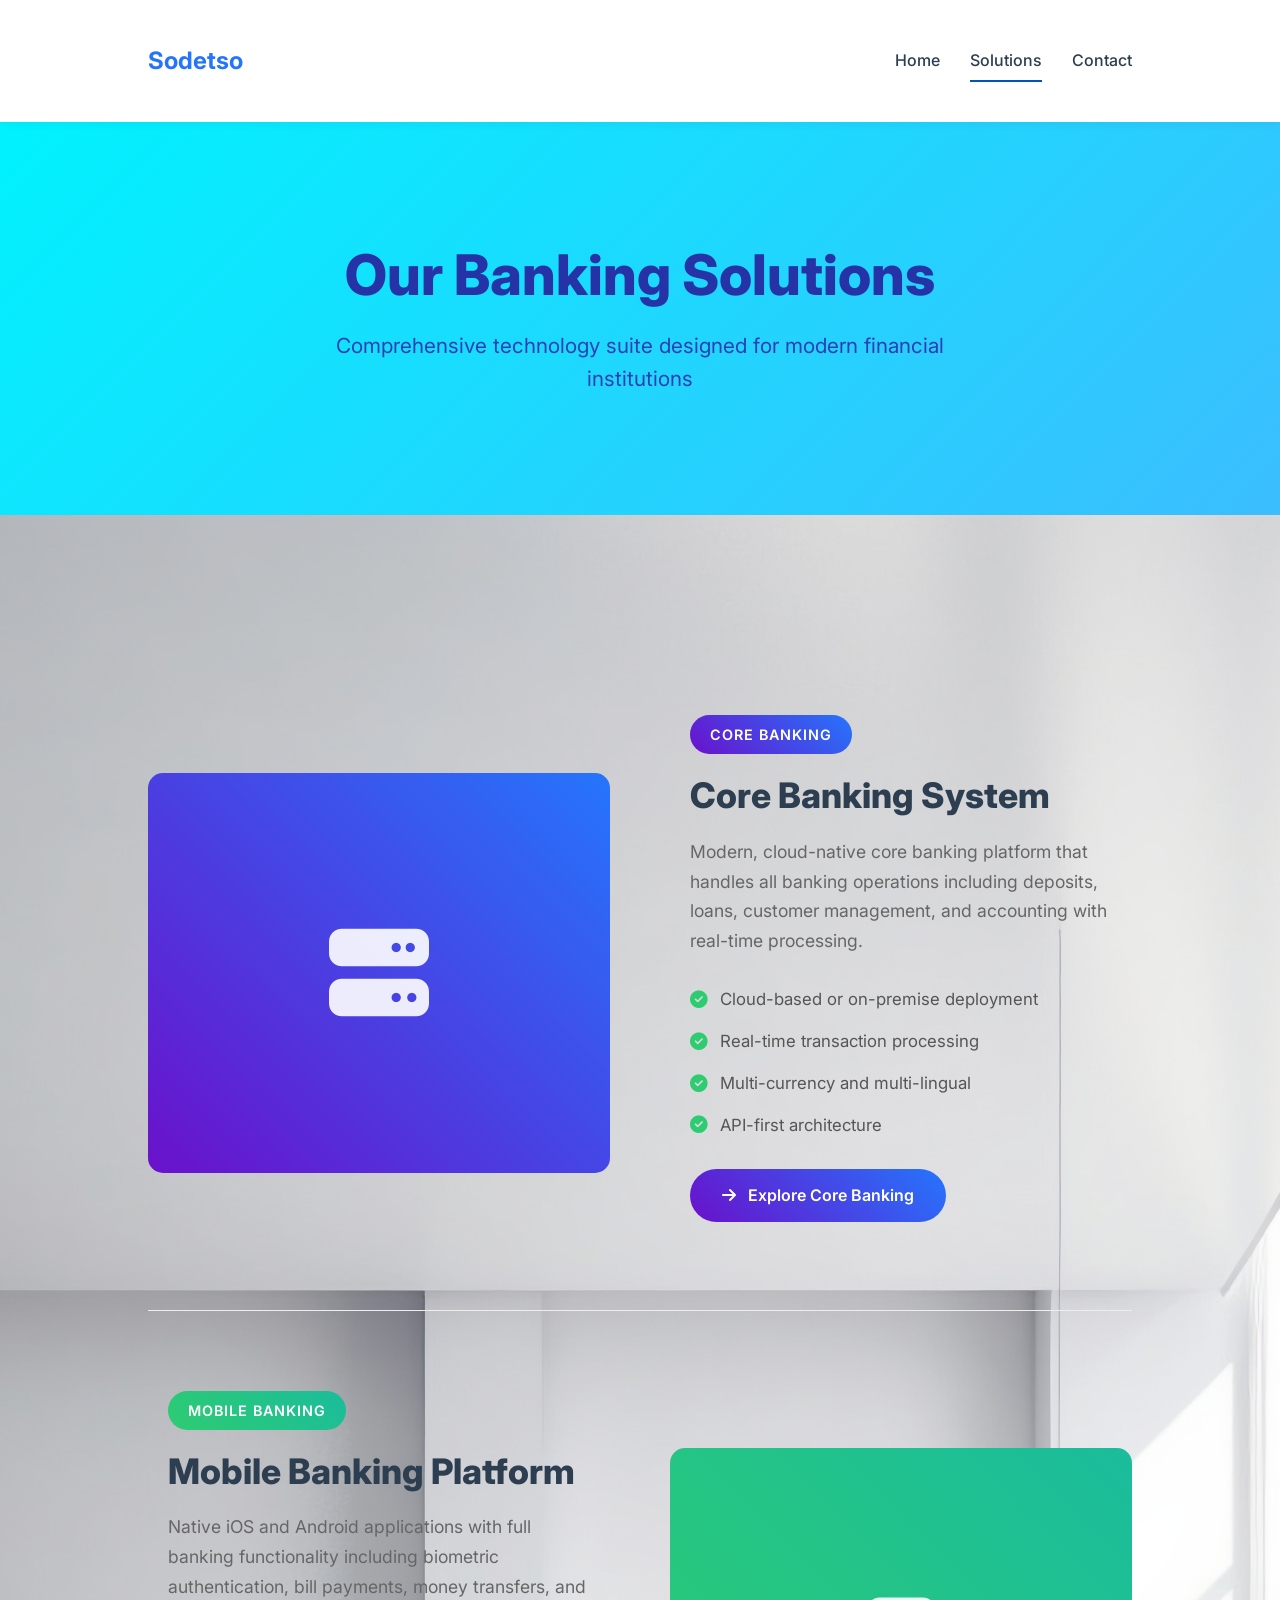
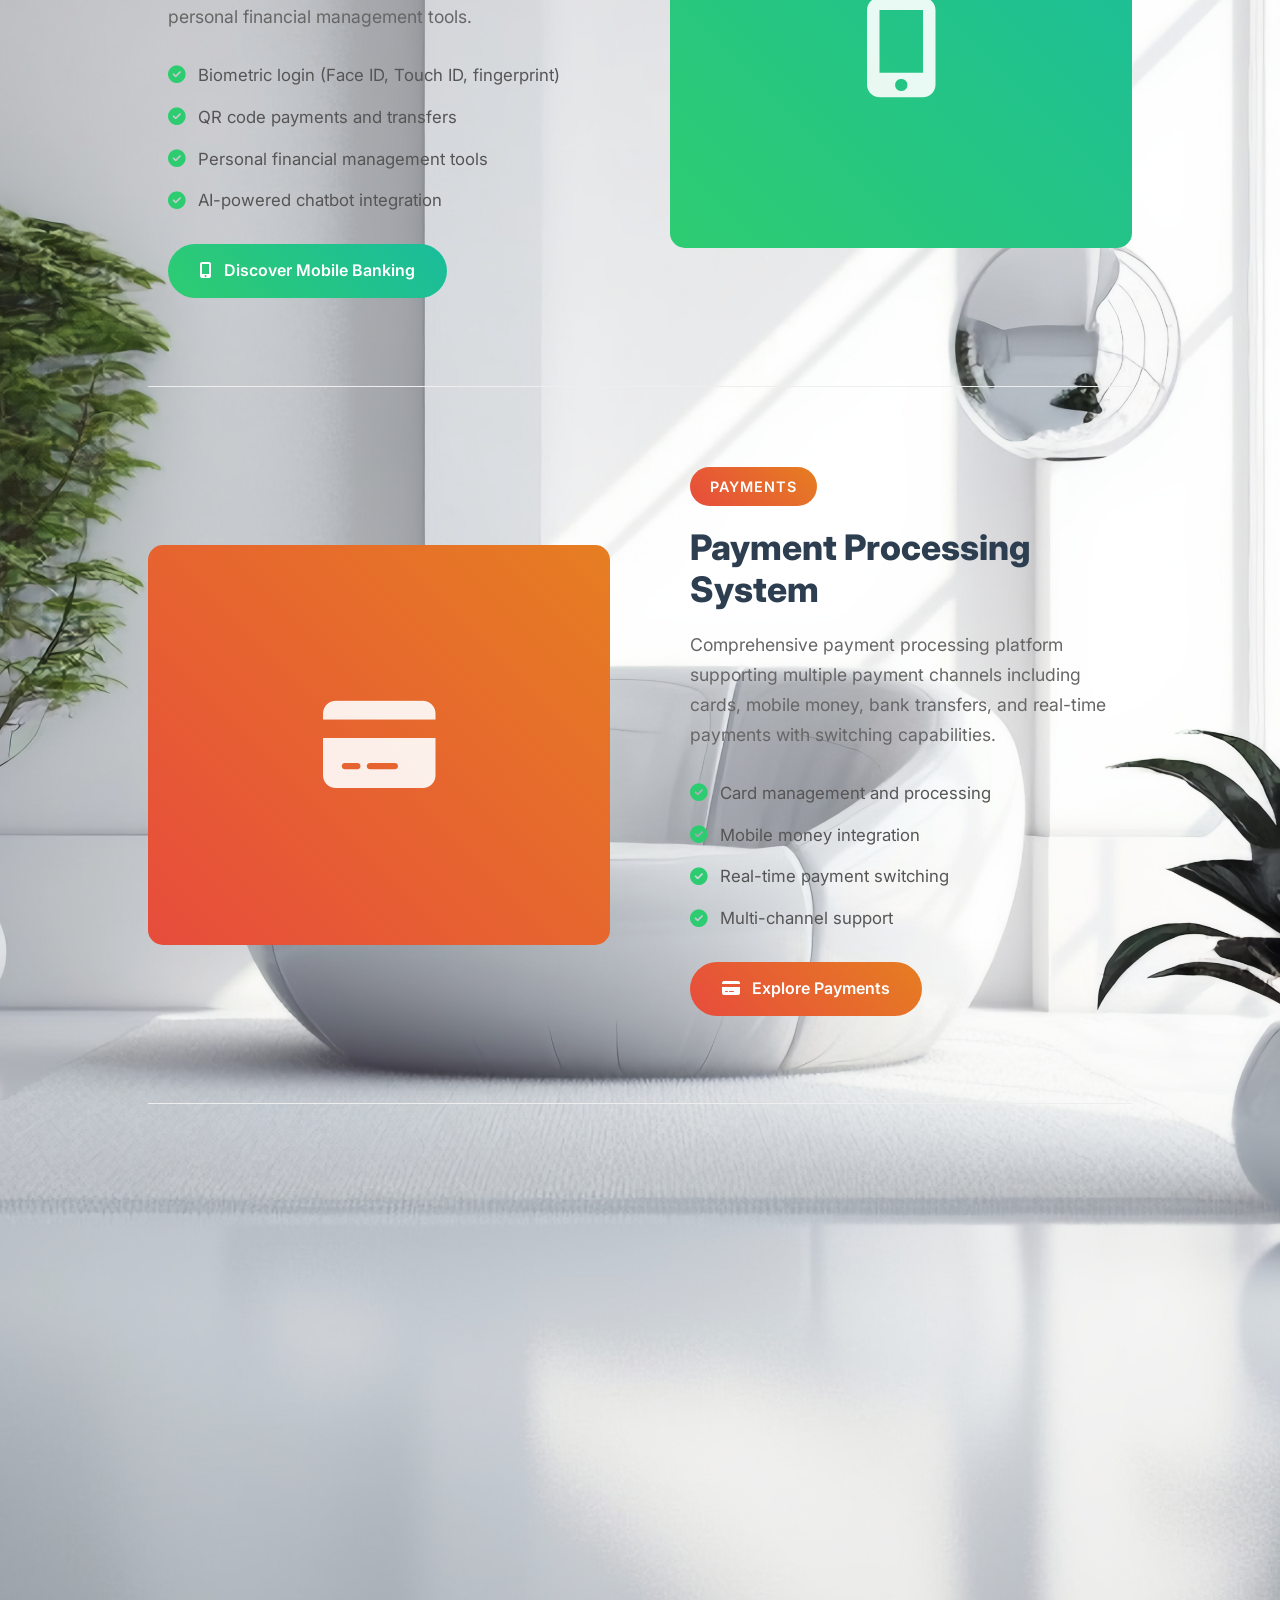
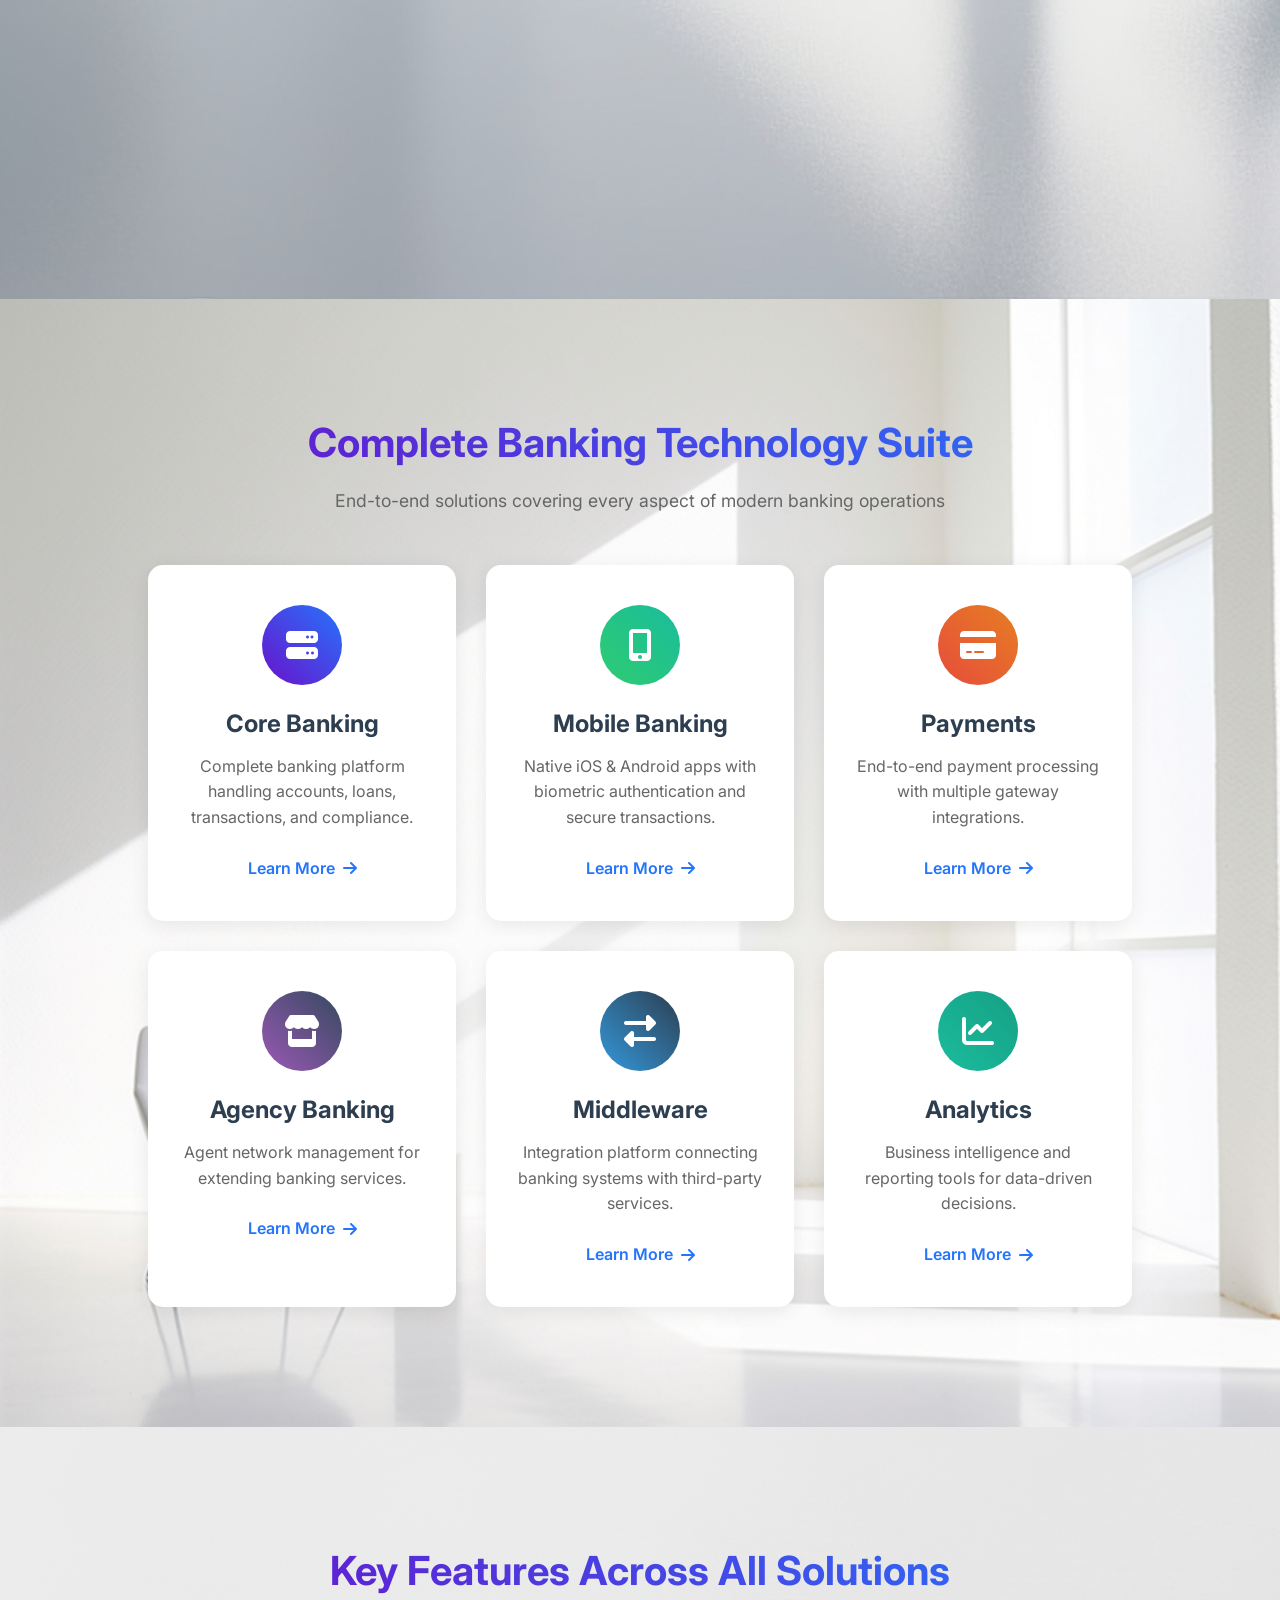
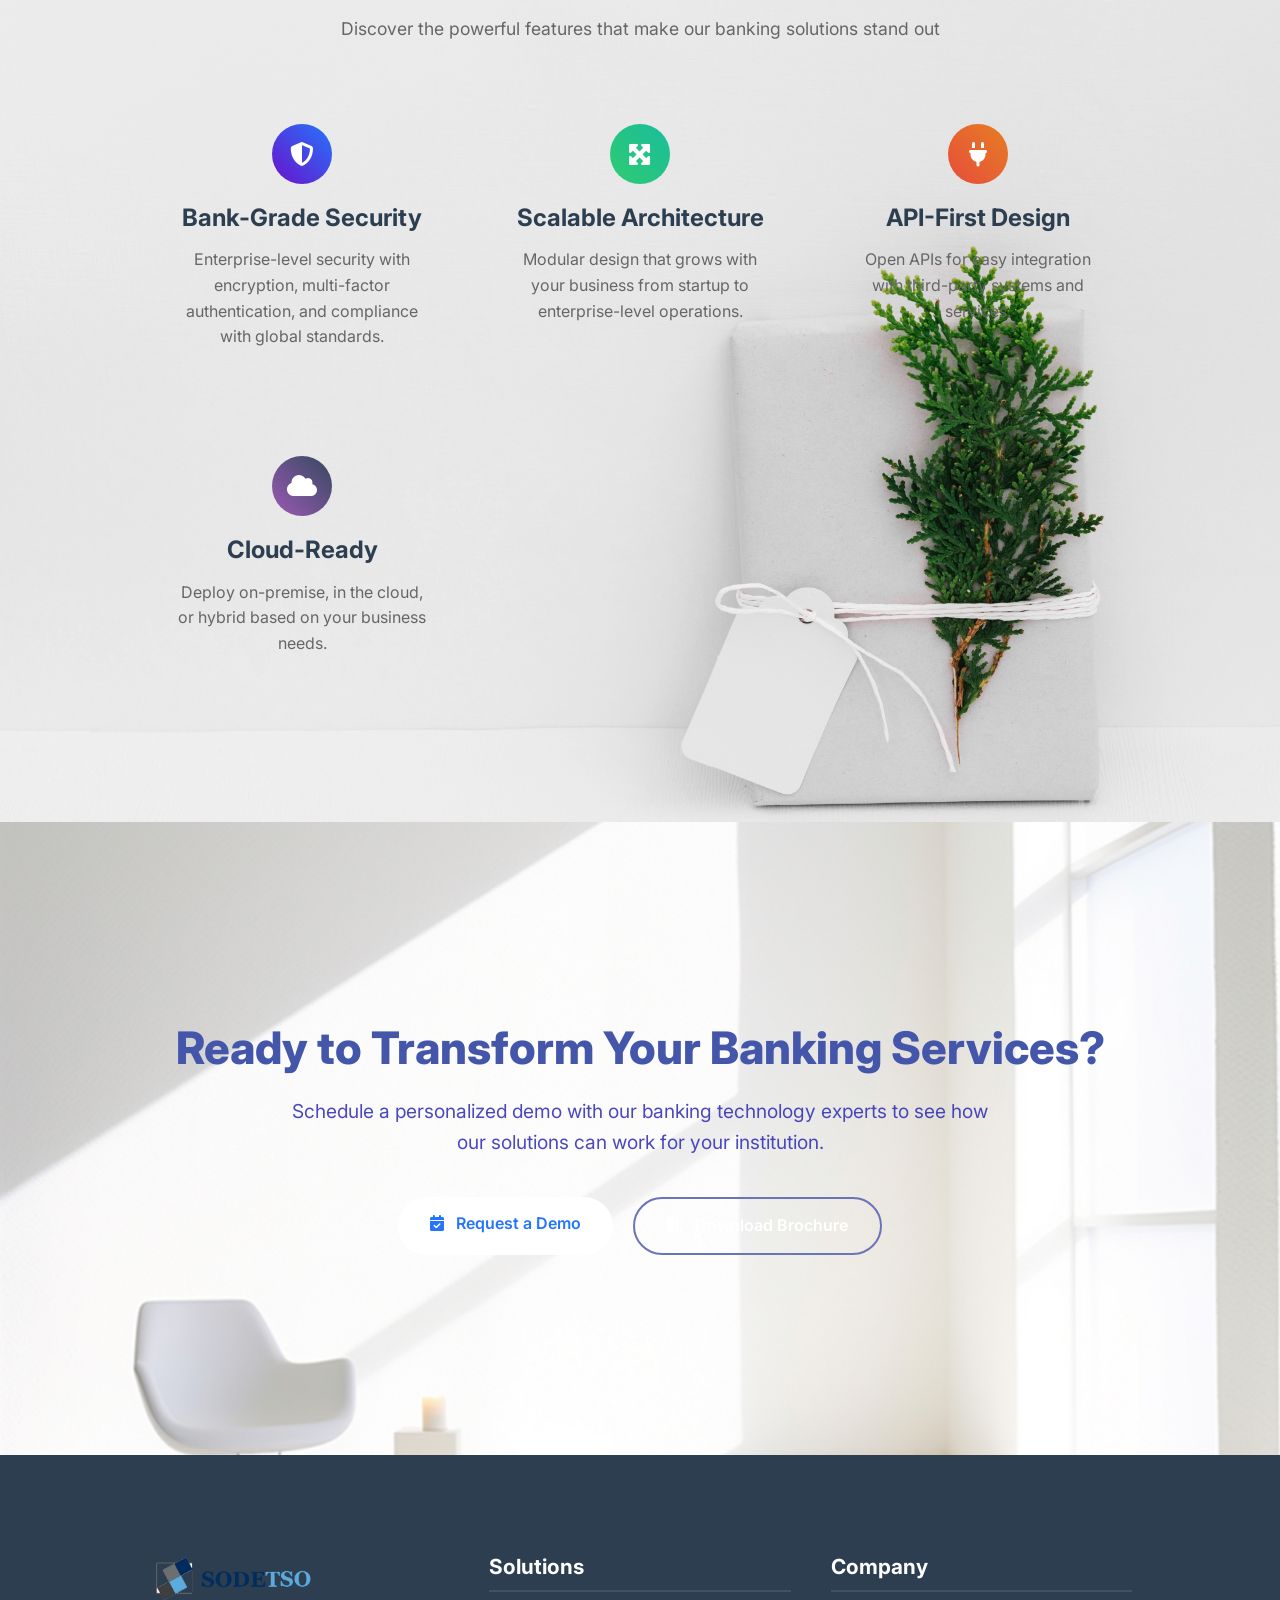
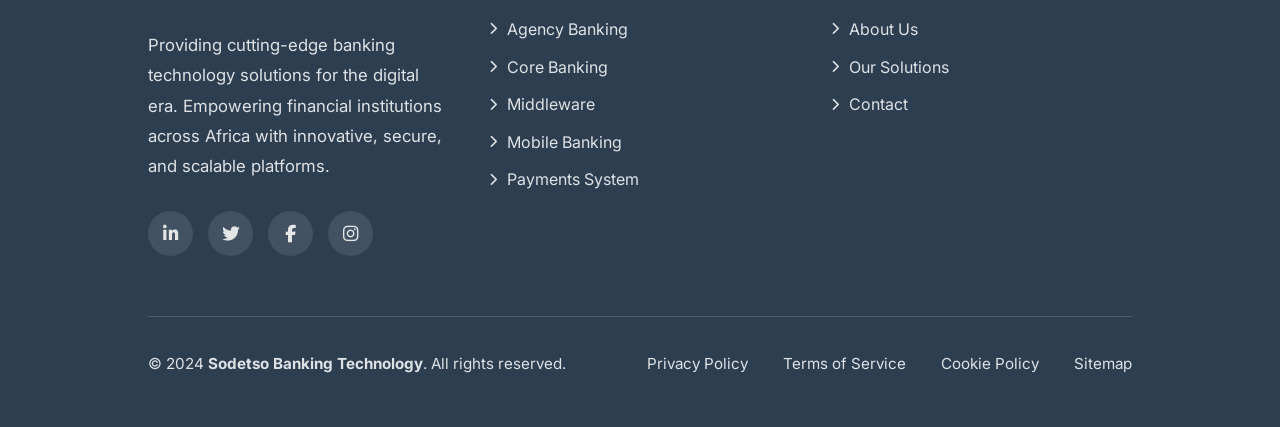
<file: solutions.html>
<!DOCTYPE html>
<html lang="en">
<head>
    <meta charset="UTF-8">
    <meta name="viewport" content="width=device-width, initial-scale=1.0">
    <title>Our Solutions - Sodetso Banking Technology</title>
    <link rel="stylesheet" href="/cssfiles/swiper.css">
    <link rel="stylesheet" href="/cssfiles/style.css">
    <link rel="stylesheet" href="/cssfiles/responsive.css">
    <link rel="stylesheet" href="https://cdnjs.cloudflare.com/ajax/libs/font-awesome/6.4.0/css/all.min.css">
    <link href="https://fonts.googleapis.com/css2?family=Inter:wght@300;400;500;600;700&family=Poppins:wght@400;500;600;700&display=swap" rel="stylesheet">
    
    <!-- Modern Enhancements -->
    <style>
        :root {
            --primary-gradient: linear-gradient(45deg, #6a11cb, #2575fc);
            --secondary-gradient: linear-gradient(45deg, #2ecc71, #1abc9c);
            --accent-gradient: linear-gradient(45deg, #e74c3c, #e67e22);
            --purple-gradient: linear-gradient(45deg, #9b59b6, #34495e);
            --dark-bg: #2c3e50;
            --light-bg: #f8f9fa;
        }
        
        .animated-gradient {
            background: linear-gradient(-45deg, #6a11cb, #2575fc, #4facfe, #00f2fe);
            background-size: 400% 400%;
            animation: gradientBG 15s ease infinite;
        }
        
        @keyframes gradientBG {
            0% { background-position: 0% 50%; }
            50% { background-position: 100% 50%; }
            100% { background-position: 0% 50%; }
        }
        
        .modern-section {
            padding: 100px 0;
        }
        
        .section-title-modern {
            font-size: 2.5rem;
            font-weight: 700;
            margin-bottom: 20px;
            background: var(--primary-gradient);
            -webkit-background-clip: text;
            -webkit-text-fill-color: transparent;
            background-clip: text;
            text-align: center;
        }
        
        .btn-gradient {
            background: linear-gradient(45deg, #6a11cb, #2575fc);
            border: none;
            color: white;
            padding: 14px 32px;
            border-radius: 50px;
            position: relative;
            overflow: hidden;
            transition: all 0.3s ease;
            font-weight: 600;
            cursor: pointer;
            display: inline-block;
            text-decoration: none;
            text-align: center;
        }
        
        .btn-gradient::before {
            content: '';
            position: absolute;
            top: 0;
            left: -100%;
            width: 100%;
            height: 100%;
            background: linear-gradient(45deg, #2575fc, #6a11cb);
            transition: left 0.5s ease;
            z-index: 1;
        }
        
        .btn-gradient:hover::before {
            left: 0;
        }
        
        .btn-gradient span {
            position: relative;
            z-index: 2;
        }
        
        .btn-gradient i {
            margin-right: 8px;
        }
        
        .modern-card {
            background: white;
            border-radius: 15px;
            overflow: hidden;
            transition: transform 0.3s ease, box-shadow 0.3s ease;
            border: none;
            box-shadow: 0 5px 20px rgba(0,0,0,0.08);
            height: 100%;
        }
        
        .modern-card:hover {
            transform: translateY(-10px);
            box-shadow: 0 20px 40px rgba(0,0,0,0.15);
        }
        
        .solution-highlight-modern {
            display: grid;
            grid-template-columns: 1fr 1fr;
            gap: 60px;
            align-items: center;
            padding: 60px 0;
            border-bottom: 1px solid #eee;
        }
        
        .solution-highlight-modern:last-child {
            border-bottom: none;
        }
        
        .solution-image-modern {
            position: relative;
            overflow: hidden;
            border-radius: 15px;
            height: 400px;
        }
        
        .solution-image-modern > div {
            width: 100%;
            height: 100%;
            background: var(--primary-gradient);
            display: flex;
            align-items: center;
            justify-content: center;
            color: white;
        }
        
        .solution-image-modern i {
            font-size: 100px;
            opacity: 0.9;
        }
        
        .solution-content-modern {
            padding: 20px;
        }
        
        .solution-badge {
            display: inline-block;
            background: var(--primary-gradient);
            color: white;
            padding: 8px 20px;
            border-radius: 20px;
            font-size: 0.9rem;
            font-weight: 600;
            margin-bottom: 20px;
            text-transform: uppercase;
            letter-spacing: 1px;
        }
        
        .solution-content-modern h2 {
            font-size: 2.2rem;
            color: #2c3e50;
            margin-bottom: 20px;
            font-weight: 800;
        }
        
        .solution-content-modern h2 a {
            color: inherit;
            text-decoration: none;
            transition: color 0.3s;
        }
        
        .solution-content-modern h2 a:hover {
            color: #2575fc;
        }
        
        .solution-content-modern p {
            font-size: 1.1rem;
            color: #666;
            line-height: 1.7;
            margin-bottom: 25px;
        }
        
        .solution-features {
            margin: 30px 0;
        }
        
        .solution-features li {
            display: flex;
            align-items: center;
            gap: 12px;
            margin-bottom: 15px;
            color: #555;
            font-size: 1.05rem;
        }
        
        .solution-features li i {
            color: #2ecc71;
            font-size: 1.1rem;
        }
        
        @media (max-width: 992px) {
            .solution-highlight-modern {
                grid-template-columns: 1fr;
                text-align: center;
                gap: 40px;
            }
            
            .solution-features li {
                justify-content: center;
            }
        }
    </style>
</head>
<body>
    <!-- Modern Navigation -->
    <div id="navbar-container"></div>
    
    <!-- Modern Page Header -->
    <section class="page-header animated-gradient">
        <div class="container">
            <div style="text-align: center; padding: 100px 0;">
                <h1 style="color: rgb(38, 51, 167); font-size: 3.5rem; margin-bottom: 20px; font-weight: 800;">Our Banking Solutions</h1>
                <p style="color: rgba(45, 47, 172, 0.9); font-size: 1.3rem; max-width: 700px; margin: 0 auto;">
                    Comprehensive technology suite designed for modern financial institutions
                </p>
            </div>
        </div>
    </section>
    
    <!-- Solutions Overview -->
    <section class="modern-section" style="background-image: url(/images/iMAGE/kij.jpg); background-size: cover; background-position: center; position: center; z-index: 1;">
        <div class="container">
            <div class="solution-highlight-modern">
                <div class="solution-image-modern">
                    <div>
                        <i class="fas fa-server"></i>
                    </div>
                </div>
                <div class="solution-content-modern">
                    <span class="solution-badge">Core Banking</span>
                    <h2><a href="core-banking.html">Core Banking System</a></h2>
                    <p>Modern, cloud-native core banking platform that handles all banking operations including deposits, loans, customer management, and accounting with real-time processing.</p>
                    
                    <ul class="solution-features" style="list-style: none;">
                        <li><i class="fas fa-check-circle"></i> Cloud-based or on-premise deployment</li>
                        <li><i class="fas fa-check-circle"></i> Real-time transaction processing</li>
                        <li><i class="fas fa-check-circle"></i> Multi-currency and multi-lingual</li>
                        <li><i class="fas fa-check-circle"></i> API-first architecture</li>
                    </ul>
                    
                    <a href="core-banking.html" class="btn-gradient">
                        <i class="fas fa-arrow-right"></i> <span>Explore Core Banking</span>
                    </a>
                </div>
            </div>
            
            <div class="solution-highlight-modern">
                <div class="solution-content-modern">
                    <span class="solution-badge" style="background: var(--secondary-gradient);">Mobile Banking</span>
                    <h2><a href="mobile-banking.html">Mobile Banking Platform</a></h2>
                    <p>Native iOS and Android applications with full banking functionality including biometric authentication, bill payments, money transfers, and personal financial management tools.</p>
                    
                    <ul class="solution-features" style="list-style: none;">
                        <li><i class="fas fa-check-circle"></i> Biometric login (Face ID, Touch ID, fingerprint)</li>
                        <li><i class="fas fa-check-circle"></i> QR code payments and transfers</li>
                        <li><i class="fas fa-check-circle"></i> Personal financial management tools</li>
                        <li><i class="fas fa-check-circle"></i> AI-powered chatbot integration</li>
                    </ul>
                    
                    <a href="mobile-banking.html" class="btn-gradient" style="background: var(--secondary-gradient);">
                        <i class="fas fa-mobile-alt"></i> <span>Discover Mobile Banking</span>
                    </a>
                </div>
                <div class="solution-image-modern">
                    <div style="background: var(--secondary-gradient);">
                        <i class="fas fa-mobile-alt"></i>
                    </div>
                </div>
            </div>
            
            <div class="solution-highlight-modern">
                <div class="solution-image-modern">
                    <div style="background: var(--accent-gradient);">
                        <i class="fas fa-credit-card"></i>
                    </div>
                </div>
                <div class="solution-content-modern">
                    <span class="solution-badge" style="background: var(--accent-gradient);">Payments</span>
                    <h2><a href="payments.html">Payment Processing System</a></h2>
                    <p>Comprehensive payment processing platform supporting multiple payment channels including cards, mobile money, bank transfers, and real-time payments with switching capabilities.</p>
                    
                    <ul class="solution-features" style="list-style: none;">
                        <li><i class="fas fa-check-circle"></i> Card management and processing</li>
                        <li><i class="fas fa-check-circle"></i> Mobile money integration</li>
                        <li><i class="fas fa-check-circle"></i> Real-time payment switching</li>
                        <li><i class="fas fa-check-circle"></i> Multi-channel support</li>
                    </ul>
                    
                    <a href="payments.html" class="btn-gradient" style="background: var(--accent-gradient);">
                        <i class="fas fa-credit-card"></i> <span>Explore Payments</span>
                    </a>
                </div>
            </div>
            
            <div class="solution-highlight-modern">
                <div class="solution-content-modern">
                    <span class="solution-badge" style="background: var(--purple-gradient);">Agency Banking</span>
                    <h2><a href="agency-banking.html">Agency Banking Platform</a></h2>
                    <p>Agent network management solution that enables banks to extend services through third-party agents, providing banking services in underserved areas with secure transactions.</p>
                    
                    <ul class="solution-features" style="list-style: none;">
                        <li><i class="fas fa-check-circle"></i> Agent management and onboarding</li>
                        <li><i class="fas fa-check-circle"></i> Commission management</li>
                        <li><i class="fas fa-check-circle"></i> Cash management</li>
                        <li><i class="fas fa-check-circle"></i> Fraud detection and prevention</li>
                    </ul>
                    
                    <a href="agency-banking.html" class="btn-gradient" style="background: var(--purple-gradient);">
                        <i class="fas fa-store"></i> <span>Learn About Agency Banking</span>
                    </a>
                </div>
                <div class="solution-image-modern">
                    <div style="background: var(--purple-gradient);">
                        <i class="fas fa-store"></i>
                    </div>
                </div>
            </div>
        </div>
    </section>
    
    <!-- All Solutions Grid -->
    <section class="modern-section" style="background-image: url(/images/iMAGE/background-with-simple-white-walls-furniture.jpg); background-size: cover; background-position: center; position: center; z-index: 1;">
        <div class="container">
            <h2 class="section-title-modern">Complete Banking Technology Suite</h2>
            <p style="text-align: center; color: #666; max-width: 700px; margin: 0 auto 50px; font-size: 1.1rem;">
                End-to-end solutions covering every aspect of modern banking operations
            </p>
            
            <div style="display: grid; grid-template-columns: repeat(auto-fit, minmax(300px, 1fr)); gap: 30px;">
                <div class="modern-card">
                    <div style="padding: 40px 30px; text-align: center;">
                        <div style="width: 80px; height: 80px; background: var(--primary-gradient); border-radius: 50%; display: flex; align-items: center; justify-content: center; margin: 0 auto 25px;">
                            <i class="fas fa-server" style="color: white; font-size: 32px;"></i>
                        </div>
                        <h3 style="color: #2c3e50; margin-bottom: 15px; font-size: 1.5rem;">Core Banking</h3>
                        <p style="color: #666; line-height: 1.6; margin-bottom: 25px;">Complete banking platform handling accounts, loans, transactions, and compliance.</p>
                        <a href="core-banking.html" style="color: #2575fc; text-decoration: none; font-weight: 600; display: inline-flex; align-items: center; gap: 8px;">
                            Learn More <i class="fas fa-arrow-right"></i>
                        </a>
                    </div>
                </div>
                
                <div class="modern-card">
                    <div style="padding: 40px 30px; text-align: center;">
                        <div style="width: 80px; height: 80px; background: var(--secondary-gradient); border-radius: 50%; display: flex; align-items: center; justify-content: center; margin: 0 auto 25px;">
                            <i class="fas fa-mobile-alt" style="color: white; font-size: 32px;"></i>
                        </div>
                        <h3 style="color: #2c3e50; margin-bottom: 15px; font-size: 1.5rem;">Mobile Banking</h3>
                        <p style="color: #666; line-height: 1.6; margin-bottom: 25px;">Native iOS & Android apps with biometric authentication and secure transactions.</p>
                        <a href="mobile-banking.html" style="color: #2575fc; text-decoration: none; font-weight: 600; display: inline-flex; align-items: center; gap: 8px;">
                            Learn More <i class="fas fa-arrow-right"></i>
                        </a>
                    </div>
                </div>
                
                <div class="modern-card">
                    <div style="padding: 40px 30px; text-align: center;">
                        <div style="width: 80px; height: 80px; background: var(--accent-gradient); border-radius: 50%; display: flex; align-items: center; justify-content: center; margin: 0 auto 25px;">
                            <i class="fas fa-credit-card" style="color: white; font-size: 32px;"></i>
                        </div>
                        <h3 style="color: #2c3e50; margin-bottom: 15px; font-size: 1.5rem;">Payments</h3>
                        <p style="color: #666; line-height: 1.6; margin-bottom: 25px;">End-to-end payment processing with multiple gateway integrations.</p>
                        <a href="payments.html" style="color: #2575fc; text-decoration: none; font-weight: 600; display: inline-flex; align-items: center; gap: 8px;">
                            Learn More <i class="fas fa-arrow-right"></i>
                        </a>
                    </div>
                </div>
                
                <div class="modern-card">
                    <div style="padding: 40px 30px; text-align: center;">
                        <div style="width: 80px; height: 80px; background: var(--purple-gradient); border-radius: 50%; display: flex; align-items: center; justify-content: center; margin: 0 auto 25px;">
                            <i class="fas fa-store" style="color: white; font-size: 32px;"></i>
                        </div>
                        <h3 style="color: #2c3e50; margin-bottom: 15px; font-size: 1.5rem;">Agency Banking</h3>
                        <p style="color: #666; line-height: 1.6; margin-bottom: 25px;">Agent network management for extending banking services.</p>
                        <a href="agency-banking.html" style="color: #2575fc; text-decoration: none; font-weight: 600; display: inline-flex; align-items: center; gap: 8px;">
                            Learn More <i class="fas fa-arrow-right"></i>
                        </a>
                    </div>
                </div>
                
                <div class="modern-card">
                    <div style="padding: 40px 30px; text-align: center;">
                        <div style="width: 80px; height: 80px; background: linear-gradient(45deg, #3498db, #2c3e50); border-radius: 50%; display: flex; align-items: center; justify-content: center; margin: 0 auto 25px;">
                            <i class="fas fa-exchange-alt" style="color: white; font-size: 32px;"></i>
                        </div>
                        <h3 style="color: #2c3e50; margin-bottom: 15px; font-size: 1.5rem;">Middleware</h3>
                        <p style="color: #666; line-height: 1.6; margin-bottom: 25px;">Integration platform connecting banking systems with third-party services.</p>
                        <a href="middleware.html" style="color: #2575fc; text-decoration: none; font-weight: 600; display: inline-flex; align-items: center; gap: 8px;">
                            Learn More <i class="fas fa-arrow-right"></i>
                        </a>
                    </div>
                </div>
                
                <div class="modern-card">
                    <div style="padding: 40px 30px; text-align: center;">
                        <div style="width: 80px; height: 80px; background: linear-gradient(45deg, #1abc9c, #16a085); border-radius: 50%; display: flex; align-items: center; justify-content: center; margin: 0 auto 25px;">
                            <i class="fas fa-chart-line" style="color: white; font-size: 32px;"></i>
                        </div>
                        <h3 style="color: #2c3e50; margin-bottom: 15px; font-size: 1.5rem;">Analytics</h3>
                        <p style="color: #666; line-height: 1.6; margin-bottom: 25px;">Business intelligence and reporting tools for data-driven decisions.</p>
                        <a href="analytics.html" style="color: #2575fc; text-decoration: none; font-weight: 600; display: inline-flex; align-items: center; gap: 8px;">
                            Learn More <i class="fas fa-arrow-right"></i>
                        </a>
                    </div>
                </div>
            </div>
        </div>
    </section>
    
    <!-- Features Comparison -->
    <section class="modern-section" style="background-image: url(/images/iMAGE/wrapped-present-with-cedar-twig-blank-tag-against-white-backdrop.jpg); background-size: cover; background-position: center; position: center; z-index: 1;">
        <div class="container">
            <h2 class="section-title-modern">Key Features Across All Solutions</h2>
            <p style="text-align: center; color: #666; max-width: 700px; margin: 0 auto 50px; font-size: 1.1rem;">
                Discover the powerful features that make our banking solutions stand out
            </p>
            
            <div style="display: grid; grid-template-columns: repeat(auto-fit, minmax(250px, 1fr)); gap: 30px;">
                <div style="text-align: center; padding: 30px;">
                    <div style="width: 60px; height: 60px; background: var(--primary-gradient); border-radius: 50%; display: flex; align-items: center; justify-content: center; margin: 0 auto 20px;">
                        <i class="fas fa-shield-alt" style="color: white; font-size: 24px;"></i>
                    </div>
                    <h3 style="color: #2c3e50; margin-bottom: 15px;">Bank-Grade Security</h3>
                    <p style="color: #666;">Enterprise-level security with encryption, multi-factor authentication, and compliance with global standards.</p>
                </div>
                
                <div style="text-align: center; padding: 30px;">
                    <div style="width: 60px; height: 60px; background: var(--secondary-gradient); border-radius: 50%; display: flex; align-items: center; justify-content: center; margin: 0 auto 20px;">
                        <i class="fas fa-expand-arrows-alt" style="color: white; font-size: 24px;"></i>
                    </div>
                    <h3 style="color: #2c3e50; margin-bottom: 15px;">Scalable Architecture</h3>
                    <p style="color: #666;">Modular design that grows with your business from startup to enterprise-level operations.</p>
                </div>
                
                <div style="text-align: center; padding: 30px;">
                    <div style="width: 60px; height: 60px; background: var(--accent-gradient); border-radius: 50%; display: flex; align-items: center; justify-content: center; margin: 0 auto 20px;">
                        <i class="fas fa-plug" style="color: white; font-size: 24px;"></i>
                    </div>
                    <h3 style="color: #2c3e50; margin-bottom: 15px;">API-First Design</h3>
                    <p style="color: #666;">Open APIs for easy integration with third-party systems and services.</p>
                </div>
                
                <div style="text-align: center; padding: 30px;">
                    <div style="width: 60px; height: 60px; background: var(--purple-gradient); border-radius: 50%; display: flex; align-items: center; justify-content: center; margin: 0 auto 20px;">
                        <i class="fas fa-cloud" style="color: white; font-size: 24px;"></i>
                    </div>
                    <h3 style="color: #2c3e50; margin-bottom: 15px;">Cloud-Ready</h3>
                    <p style="color: #666;">Deploy on-premise, in the cloud, or hybrid based on your business needs.</p>
                </div>
            </div>
        </div>
    </section>
    
    <!-- CTA Section -->
    <section class="modern-section animated-gradient" style="background-image: url(/images/iMAGE/background-with-simple-white-walls-furniture.jpg); background-size: cover; background-position: center; position: center; z-index: 1;">
        <div class="container">
            <div style="text-align: center; padding: 80px 20px;">
                <h2 style="color: rgb(68, 86, 170); font-size: 2.8rem; margin-bottom: 20px; font-weight: 800;">Ready to Transform Your Banking Services?</h2>
                <p style="color: rgba(54, 52, 182, 0.9); font-size: 1.2rem; max-width: 700px; margin: 0 auto 40px;">
                    Schedule a personalized demo with our banking technology experts to see how our solutions can work for your institution.
                </p>
                <div style="display: flex; gap: 20px; justify-content: center; flex-wrap: wrap;">
                    <a href="contact.html" class="btn-gradient" style="background: white; color: #2575fc;">
                        <i class="fas fa-calendar-check"></i> <span>Request a Demo</span>
                    </a>
                    <a href="contact.html" class="btn-gradient" style="background: transparent; border: 2px solid rgb(108, 115, 184);">
                        <i class="fas fa-file-pdf"></i> <span>Download Brochure</span>
                    </a>
                </div>
            </div>
        </div>
    </section>
    
    <!-- Modern Footer -->
    
<!-- footer.html -->
<footer class="footer" style="background: #2c3e50; color: white; padding: 80px 0 30px;">
    <div class="container">
        <div class="footer-grid" style="display: grid; grid-template-columns: repeat(auto-fit, minmax(250px, 1fr)); gap: 40px; margin-bottom: 60px;">
            <div class="footer-col">
                <div class="footer-logo" style="display: flex; align-items: center; margin-bottom: 25px;">
                    <img src="/images/sodetso (1).png" alt="Sodetso Logo" style="height: 50px; margin-right: 15px;">
                    <span style="font-size: 1.8rem; font-weight: 800; color: white;"></span>
                </div>
                <p style="color: rgba(255,255,255,0.85); line-height: 1.8; margin-bottom: 30px; font-size: 1.05rem;">
                    Providing cutting-edge banking technology solutions for the digital era. Empowering financial institutions across Africa with innovative, secure, and scalable platforms.
                </p>
                <div class="social-links" style="display: flex; gap: 15px;">
                    <a href="#" style="display: flex; align-items: center; justify-content: center; width: 45px; height: 45px; background: rgba(255,255,255,0.1); border-radius: 50%; color: white; text-decoration: none; transition: all 0.3s; font-size: 1.1rem;">
                        <i class="fab fa-linkedin-in"></i>
                    </a>
                    <a href="#" style="display: flex; align-items: center; justify-content: center; width: 45px; height: 45px; background: rgba(255,255,255,0.1); border-radius: 50%; color: white; text-decoration: none; transition: all 0.3s; font-size: 1.1rem;">
                        <i class="fab fa-twitter"></i>
                    </a>
                    <a href="#" style="display: flex; align-items: center; justify-content: center; width: 45px; height: 45px; background: rgba(255,255,255,0.1); border-radius: 50%; color: white; text-decoration: none; transition: all 0.3s; font-size: 1.1rem;">
                        <i class="fab fa-facebook-f"></i>
                    </a>
                    <a href="#" style="display: flex; align-items: center; justify-content: center; width: 45px; height: 45px; background: rgba(255,255,255,0.1); border-radius: 50%; color: white; text-decoration: none; transition: all 0.3s; font-size: 1.1rem;">
                        <i class="fab fa-instagram"></i>
                    </a>
                </div>
            </div>
            
            <div class="footer-col">
                <h3 style="color: white; margin-bottom: 25px; font-size: 1.3rem; font-weight: 700; padding-bottom: 10px; border-bottom: 2px solid rgba(255,255,255,0.1);">Solutions</h3>
                <ul style="list-style: none; padding: 0;">
                    <li style="margin-bottom: 12px;">
                        <a href="agency-banking.html" style="color: rgba(255,255,255,0.85); text-decoration: none; transition: all 0.3s; display: flex; align-items: center; gap: 10px;">
                            <i class="fas fa-chevron-right" style="font-size: 0.8rem; opacity: 0.7;"></i>
                            <span>Agency Banking</span>
                        </a>
                    </li>
                    <li style="margin-bottom: 12px;">
                        <a href="core-banking.html" style="color: rgba(255,255,255,0.85); text-decoration: none; transition: all 0.3s; display: flex; align-items: center; gap: 10px;">
                            <i class="fas fa-chevron-right" style="font-size: 0.8rem; opacity: 0.7;"></i>
                            <span>Core Banking</span>
                        </a>
                    </li>
                    <li style="margin-bottom: 12px;">
                        <a href="middleware.html" style="color: rgba(255,255,255,0.85); text-decoration: none; transition: all 0.3s; display: flex; align-items: center; gap: 10px;">
                            <i class="fas fa-chevron-right" style="font-size: 0.8rem; opacity: 0.7;"></i>
                            <span>Middleware</span>
                        </a>
                    </li>
                    <li style="margin-bottom: 12px;">
                        <a href="mobile-banking.html" style="color: rgba(255,255,255,0.85); text-decoration: none; transition: all 0.3s; display: flex; align-items: center; gap: 10px;">
                            <i class="fas fa-chevron-right" style="font-size: 0.8rem; opacity: 0.7;"></i>
                            <span>Mobile Banking</span>
                        </a>
                    </li>
                    <li style="margin-bottom: 12px;">
                        <a href="payments.html" style="color: rgba(255,255,255,0.85); text-decoration: none; transition: all 0.3s; display: flex; align-items: center; gap: 10px;">
                            <i class="fas fa-chevron-right" style="font-size: 0.8rem; opacity: 0.7;"></i>
                            <span>Payments System</span>
                        </a>
                    </li>
                </ul>
            </div>
            
            <div class="footer-col">
                <h3 style="color: white; margin-bottom: 25px; font-size: 1.3rem; font-weight: 700; padding-bottom: 10px; border-bottom: 2px solid rgba(255,255,255,0.1);">Company</h3>
                <ul style="list-style: none; padding: 0;">
                    <li style="margin-bottom: 12px;">
                        <a href="about.html" style="color: rgba(255,255,255,0.85); text-decoration: none; transition: all 0.3s; display: flex; align-items: center; gap: 10px;">
                            <i class="fas fa-chevron-right" style="font-size: 0.8rem; opacity: 0.7;"></i>
                            <span>About Us</span>
                        </a>
                    </li>
                    <li style="margin-bottom: 12px;">
                        <a href="solutions.html" style="color: rgba(255,255,255,0.85); text-decoration: none; transition: all 0.3s; display: flex; align-items: center; gap: 10px;">
                            <i class="fas fa-chevron-right" style="font-size: 0.8rem; opacity: 0.7;"></i>
                            <span>Our Solutions</span>
                        </a>
                    </li>
                    <li style="margin-bottom: 12px;">
                        <a href="contact.html" style="color: rgba(255,255,255,0.85); text-decoration: none; transition: all 0.3s; display: flex; align-items: center; gap: 10px;">
                            <i class="fas fa-chevron-right" style="font-size: 0.8rem; opacity: 0.7;"></i>
                            <span>Contact</span>
                        </a>
                    
                    </li>
                </ul>
            </div>
        </div>
        <div class="footer-bottom" style="padding-top: 35px; border-top: 1px solid rgba(255,255,255,0.15); display: flex; justify-content: space-between; align-items: center; flex-wrap: wrap; gap: 25px;">
            <p style="color: rgba(255,255,255,0.75); margin: 0; font-size: 0.95rem;">
                &copy; 2024 <strong style="color: white;">Sodetso Banking Technology</strong>. All rights reserved.
            </p>
            <div class="footer-links" style="display: flex; gap: 35px;">
                <a href="#" style="color: rgba(255,255,255,0.75); text-decoration: none; transition: color 0.3s; font-size: 0.95rem;">Privacy Policy</a>
                <a href="#" style="color: rgba(255,255,255,0.75); text-decoration: none; transition: color 0.3s; font-size: 0.95rem;">Terms of Service</a>
                <a href="#" style="color: rgba(255,255,255,0.75); text-decoration: none; transition: color 0.3s; font-size: 0.95rem;">Cookie Policy</a>
                <a href="sitemap.html" style="color: rgba(255,255,255,0.75); text-decoration: none; transition: color 0.3s; font-size: 0.95rem;">Sitemap</a>
            </div>
        </div>
        
        <!-- Back to Top Button -->
        <button id="backToTop" style="position: fixed; bottom: 30px; right: 30px; width: 50px; height: 50px; background: linear-gradient(45deg, #6a11cb, #2575fc); border: none; border-radius: 50%; color: white; font-size: 1.2rem; cursor: pointer; z-index: 1000; box-shadow: 0 5px 20px rgba(0,0,0,0.2); display: none; transition: all 0.3s ease;"
                onmouseover="this.style.transform='translateY(-5px)'; this.style.boxShadow='0 10px 25px rgba(0,0,0,0.3)';"
                onmouseout="this.style.transform='translateY(0)'; this.style.boxShadow='0 5px 20px rgba(0,0,0,0.2)';">
            <i class="fas fa-arrow-up"></i>
        </button>
    </div>
</footer>

<script>
    // Back to Top functionality
    document.addEventListener('DOMContentLoaded', function() {
        const backToTopButton = document.getElementById('backToTop');
        
        // Show/hide button based on scroll position
        window.addEventListener('scroll', function() {
            if (window.pageYOffset > 300) {
                backToTopButton.style.display = 'flex';
                backToTopButton.style.alignItems = 'center';
                backToTopButton.style.justifyContent = 'center';
            } else {
                backToTopButton.style.display = 'none';
            }
        });
        
        // Scroll to top when clicked
        backToTopButton.addEventListener('click', function() {
            window.scrollTo({
                top: 0,
                behavior: 'smooth'
            });
        });
        
        // Add hover animations to footer links
        const footerLinks = document.querySelectorAll('.footer a');
        footerLinks.forEach(link => {
            link.addEventListener('mouseenter', function() {
                this.style.color = 'white';
                this.style.paddingLeft = '5px';
                
                // Animate chevron for links that have it
                const chevron = this.querySelector('.fa-chevron-right');
                if (chevron) {
                    chevron.style.transform = 'translateX(3px)';
                    chevron.style.opacity = '1';
                }
            });
            
            link.addEventListener('mouseleave', function() {
                this.style.color = 'rgba(255,255,255,0.85)';
                this.style.paddingLeft = '0';
                
                // Reset chevron
                const chevron = this.querySelector('.fa-chevron-right');
                if (chevron) {
                    chevron.style.transform = 'translateX(0)';
                    chevron.style.opacity = '0.7';
                }
            });
        });
        
        // Add hover animations to social icons
        const socialIcons = document.querySelectorAll('.social-links a');
        socialIcons.forEach(icon => {
            icon.addEventListener('mouseenter', function() {
                this.style.background = 'linear-gradient(45deg, #6a11cb, #2575fc)';
                this.style.transform = 'translateY(-5px) scale(1.1)';
                this.style.boxShadow = '0 10px 20px rgba(0,0,0,0.2)';
            });
            
            icon.addEventListener('mouseleave', function() {
                this.style.background = 'rgba(255,255,255,0.1)';
                this.style.transform = 'translateY(0) scale(1)';
                this.style.boxShadow = 'none';
            });
        });
        
        // Add animation to footer bottom links
        const footerBottomLinks = document.querySelectorAll('.footer-links a');
        footerBottomLinks.forEach(link => {
            link.addEventListener('mouseenter', function() {
                this.style.color = 'white';
            });
            
            link.addEventListener('mouseleave', function() {
                this.style.color = 'rgba(255,255,255,0.75)';
            });
        });
        
        // Add subtle fade-in animation for footer
        const footer = document.querySelector('.footer');
        footer.style.opacity = '0';
        footer.style.transform = 'translateY(20px)';
        footer.style.transition = 'all 0.6s ease';
        
        setTimeout(() => {
            footer.style.opacity = '1';
            footer.style.transform = 'translateY(0)';
        }, 300);
    });
    
    // Add CSS for smooth transitions
    const style = document.createElement('style');
    style.textContent = `
        .footer a, .footer-links a, .social-links a {
            transition: all 0.3s ease !important;
        }
        
        .footer li a .fa-chevron-right {
            transition: all 0.3s ease !important;
        }
        
        #backToTop {
            transition: all 0.3s ease !important;
        }
    `;
    document.head.appendChild(style);
</script>
    
    <!-- Scripts -->
    <script src="/cssfiles/Js/component.js"></script>
    <script src="/cssfiles/Js/main.js"></script>
    
    <!-- Additional JavaScript for animations -->
    <script>
        document.addEventListener('DOMContentLoaded', function() {
            // Animate modern cards on hover
            document.querySelectorAll('.modern-card').forEach(card => {
                card.addEventListener('mouseenter', function() {
                    this.style.transform = 'translateY(-10px)';
                });
                
                card.addEventListener('mouseleave', function() {
                    this.style.transform = 'translateY(0)';
                });
            });
            
            // Animate solution highlights on scroll
            const observerOptions = {
                threshold: 0.2,
                rootMargin: '0px 0px -50px 0px'
            };
            
            const observer = new IntersectionObserver((entries) => {
                entries.forEach(entry => {
                    if (entry.isIntersecting) {
                        entry.target.style.opacity = '1';
                        entry.target.style.transform = 'translateY(0)';
                    }
                });
            }, observerOptions);
            
            // Observe solution highlights for scroll animation
            document.querySelectorAll('.solution-highlight-modern').forEach(highlight => {
                highlight.style.opacity = '0';
                highlight.style.transform = 'translateY(30px)';
                highlight.style.transition = 'all 0.6s ease';
                observer.observe(highlight);
                
                // Stagger animation for alternate items
                const delay = Array.from(document.querySelectorAll('.solution-highlight-modern')).indexOf(highlight) * 0.2;
                highlight.style.transitionDelay = `${delay}s`;
            });
            
            // Add hover effect to feature items
            document.querySelectorAll('.modern-card').forEach(card => {
                const icon = card.querySelector('div[style*="background:"]');
                if (icon) {
                    card.addEventListener('mouseenter', function() {
                        icon.style.transform = 'scale(1.1) rotate(5deg)';
                    });
                    
                    card.addEventListener('mouseleave', function() {
                        icon.style.transform = 'scale(1) rotate(0deg)';
                    });
                }
            });
            
            // Animate gradient buttons
            document.querySelectorAll('.btn-gradient').forEach(btn => {
                btn.addEventListener('mouseenter', function() {
                    this.style.transform = 'scale(1.05)';
                });
                
                btn.addEventListener('mouseleave', function() {
                    this.style.transform = 'scale(1)';
                });
            });
        });
    </script>
</body>
</html>
</file>
<file: cssfiles/style.css>
/* ===== Reset & Base Styles ===== */
* {
    margin: 0;
    padding: 0;
    box-sizing: border-box;
}

html {
    scroll-behavior: smooth;
}

body {
    font-family: 'Inter', sans-serif;
    line-height: 1.6;
    color: #333;
    background: #fff;
}
/* Add a semi-transparent overlay to make text readable */
body::before {
    content: '';
    position: fixed;
    top: 0;
    left: 0;
    width: 100%;
    height: 100%;
    background: rgba(255, 255, 255, 0.85); /* Adjust opacity (0.85 = 85% white overlay) */
    z-index: -1;
}

.container {
    max-width: 80%;
    margin:auto;
    padding:20px;
}

/* ===== Modern Enhancements ===== */
:root {
    --primary-gradient: linear-gradient(45deg, #6a11cb, #2575fc);
    --secondary-gradient: linear-gradient(45deg, #2ecc71, #1abc9c);
    --accent-gradient: linear-gradient(45deg, #e74c3c, #e67e22);
    --purple-gradient: linear-gradient(45deg, #9b59b6, #34495e);
    --dark-bg: #2c3e50;
    --light-bg: #f8f9fa;
    --tech-blue: #0056b3;
    --tech-dark: #1a1a1a;
    --tech-light: #f8f9fa;
    --tech-gray: #6c757d;
    --tech-accent: #00a8ff;
}

/* ===== Modern Typography ===== */
h1, h2, h3, h4 {
    font-weight: 700;
    line-height: 1.2;
    margin-bottom: 1rem;
}

h1 {
    font-size: 3rem;
}

h2 {
    font-size: 2.5rem;
}

h3 {
    font-size: 1.5rem;
}

p {
    margin-bottom: 1rem;
    color: #666;
}

/* ===== Modern Buttons ===== */
.btn {
    display: inline-block;
    padding: 12px 30px;
    border-radius: 5px;
    text-decoration: none;
    font-weight: 600;
    font-size: 1rem;
    cursor: pointer;
    transition: all 0.3s ease;
    border: 2px solid transparent;
}

.btn-primary {
    background: #0056b3;
    color: white;
}

.btn-primary:hover {
    background: #003d82;
    transform: translateY(-2px);
}

.btn-outline {
    background: transparent;
    color: #0056b3;
    border-color: #0056b3;
}

.btn-outline:hover {
    background: #0056b3;
    color: white;
}

.btn-secondary {
    background: #6c757d;
    color: white;
}

.btn-secondary:hover {
    background: #545b62;
}

.btn-large {
    padding: 15px 40px;
    font-size: 1.1rem;
}

.btn-full {
    width: 100%;
}

/* Gradient Buttons */
.btn-gradient {
    background: linear-gradient(45deg, #6a11cb, #2575fc);
    border: none;
    color: white;
    padding: 14px 32px;
    border-radius: 50px;
    position: relative;
    overflow: hidden;
    transition: all 0.3s ease;
    font-weight: 600;
    cursor: pointer;
    display: inline-block;
    text-decoration: none;
    text-align: center;
}

.btn-gradient::before {
    content: '';
    position: absolute;
    top: 0;
    left: -100%;
    width: 100%;
    height: 100%;
    background: linear-gradient(45deg, #2575fc, #6a11cb);
    transition: left 0.5s ease;
    z-index: 1;
}

.btn-gradient:hover::before {
    left: 0;
}

.btn-gradient span {
    position: relative;
    z-index: 2;
}

.btn-gradient i {
    margin-right: 8px;
}

/* ===== Modern Cards ===== */
.modern-card {
    background: white;
    border-radius: 15px;
    overflow: hidden;
    transition: transform 0.3s ease, box-shadow 0.3s ease;
    border: none;
    box-shadow: 0 5px 15px rgba(0,0,0,0.08);
    height: 100%;
}

.modern-card:hover {
    transform: translateY(-10px);
    box-shadow: 0 20px 40px rgba(0,0,0,0.15);
}

.card-icon-gradient {
    background: var(--primary-gradient);
    width: 60px;
    height: 60px;
    border-radius: 50%;
    display: flex;
    align-items: center;
    justify-content: center;
    margin-bottom: 20px;
}

.card-icon-gradient i {
    color: white;
    font-size: 24px;
}

/* ===== Animated Backgrounds ===== */
.animated-gradient {
    background: linear-gradient(-45deg, #6a11cb, #2575fc, #4facfe, #00f2fe);
    background-size: 400% 400%;
    animation: gradientBG 15s ease infinite;
}

@keyframes gradientBG {
    0% { background-position: 0% 50%; }
    50% { background-position: 100% 50%; }
    100% { background-position: 0% 50%; }
}


/* ===== Modern Sections ===== */
.modern-section {
    padding: 100px 0;
}

.section-title-modern {
    font-size: 2.5rem;
    font-weight: 700;
    margin-bottom: 20px;
    background: var(--primary-gradient);
    -webkit-background-clip: text;
    -webkit-text-fill-color: transparent;
    background-clip: text;
}

/* ===== Navigation ===== */
.sticky-nav-enhanced {
    position: sticky;
    top: 0;
    z-index: 1000;
    backdrop-filter: blur(10px);
    background: rgba(250, 249, 249, 0.95);
    box-shadow: 0 2px 20px rgba(0, 0, 0, 0.1);
    transition: all 0.3s ease;
}

.header {
    background: white;
    box-shadow: 0 2px 10px rgba(0,0,0,0.1);
    position: fixed;
    width: 100%;
    top: 0;
    z-index: 1000;
}

.navbar {
    display: flex;
    justify-content: space-between;
    align-items: center;
    padding: 20px 0;
}

.logo a {
    display: flex;
    align-items: center;
    text-decoration: none;
    color: #2267b1;
    font-size: 1.5rem;
    font-weight: 700;
}

.logo img {
    height: 40px;
    margin-right: 10px;
}

.nav-menu {
    display: flex;
    align-items: center;
}

.nav-list {
    display: flex;
    list-style: none;
    margin-right: 30px;
}

.nav-list li {
    margin: 0 15px;
}

.nav-link {
    text-decoration: none;
    color: #333;
    font-weight: 500;
    padding: 8px 0;
    position: relative;
    transition: color 0.3s ease;
}

.nav-link:hover,
.nav-link.active {
    color: #0056b3;
}

.nav-link.active::after {
    content: '';
    position: absolute;
    bottom: 0;
    left: 0;
    width: 100%;
    height: 2px;
    background: #0056b3;
}

/* ===== Quick Links Modern ===== */
.quick-link-modern {
    display: flex;
    flex-direction: column;
    align-items: center;
    text-align: center;
    padding: 30px 20px;
    border-radius: 15px;
    background: white;
    box-shadow: 0 5px 15px rgba(0,0,0,0.08);
    transition: all 0.3s ease;
    text-decoration: none;
    color: #333;
}

.quick-link-modern:hover {
    transform: translateY(-5px);
    box-shadow: 0 15px 30px rgba(0,0,0,0.15);
    color: #2575fc;
}

.quick-icon-modern {
    width: 70px;
    height: 70px;
    border-radius: 50%;
    background: var(--primary-gradient);
    display: flex;
    align-items: center;
    justify-content: center;
    margin-bottom: 20px;
}

.quick-icon-modern i {
    color: white;
    font-size: 28px;
}

/* ===== Stats Counter ===== */
.stat-counter {
    font-size: 3rem;
    font-weight: 700;
    background: var(--primary-gradient);
    background-clip: text;
    -webkit-background-clip: text;
    -webkit-text-fill-color: transparent;
    margin-bottom: 10px;
}

.hero-stats {
    display: flex;
    justify-content: center;
    gap: 50px;
    flex-wrap: wrap;
    margin-top: 40px;
}

.stat-item {
    text-align: center;
}

.stat-item p {
    color: white;
    font-weight: 500;
    margin: 0;
}

/* ===== Dropdown ===== */
.dropdown {
    position: relative;
}

.dropdown-content {
    display: none;
    position: absolute;
    background: white;
    min-width: 250px;
    box-shadow: 0 10px 30px rgba(0,0,0,0.1);
    border-radius: 5px;
    padding: 10px 0;
    z-index: 1000;
}

.dropdown:hover .dropdown-content {
    display: block;
}

.dropdown-content a {
    display: block;
    padding: 12px 20px;
    text-decoration: none;
    color: #333;
    transition: background 0.3s;
}

.dropdown-content a:hover {
    background: #f8f9fa;
    color: #0056b3;
}

.dropdown-content i {
    margin-right: 10px;
    width: 20px;
    text-align: center;
}

/* ===== Hamburger Menu ===== */
.hamburger {
    display: none;
    background: none;
    border: none;
    cursor: pointer;
    padding: 10px;
}

.hamburger span {
    display: block;
    width: 25px;
    height: 3px;
    background: #333;
    margin: 5px 0;
    transition: 0.3s;
}

/* ===== Technobrain Style Hero Slider ===== */
.tech-slider {
    height: 85vh;
    min-height: 600px;
    position: relative;
    overflow: hidden;
}

.heroSwiper {
    width:100%;
    height: 100%;
}

.tech-slide {
    position: relative;
    background-size: cover;
    background-position: center;
    background-repeat: no-repeat;
    display: flex;
    align-items: center;
}

.tech-slide::before {
    content: '';
    position: absolute;
    top: 0;
    left: 0;
    right: 0;
    bottom: 0;
    z-index: 1;
}
/* Slide Backgrounds */
.slide-1 {
    background-image: url('/images/iMAGE/abstract-store-with-futuristic-concept-architecture.jpg');
    background-size: cover;
    background-position: center;
}

.slide-2 {
    background-image: url('/images/iMAGE/abstract-futuristic-school-classroom.jpg');
    background-size: cover;
    background-position: center;
}

.slide-3 {
    background-image: url(/images/iMAGE/view-futuristic-high-tech-classroom-students.jpg);
    background-size: cover;
    background-position: center;
}

/* Optional: Add a dark overlay for better text readability */
.tech-slide::before {
    content: '';
    position: absolute;
    top: 0;
    left: 0;
    right: 0;
    bottom: 0;
    background: linear-gradient(90deg, rgba(0, 0, 0, 0.6) 0%, rgba(0, 0, 0, 0.3) 100%);
    z-index: 1;
}

.slide-content {
    position: relative;
    z-index: 2;
    max-width: 650px;
    color: white;
    padding-left: 50px;
    padding-top: 100px;
}

/* Blue tinted headings */
.slide-content h1 {
    font-size: 3.5rem;
    font-weight: 700;
    margin-bottom: 20px;
    line-height: 1.2;
    color: #e6f2ff; /* Light blue-white */
    text-shadow: 
        2px 2px 8px rgba(0, 0, 0, 0.5),
        0 0 15px rgba(77, 171, 247, 0.3);
}

/* Blue tinted paragraphs */
.slide-content p {
    font-size: 1.2rem;
    margin-bottom: 30px;
    line-height: 1.6;
    color: #c2e0ff; /* Light blue */
    text-shadow: 1px 1px 3px rgba(0, 0, 0, 0.3);
    opacity: 0.95;
}

.slide-content .btn {
    padding: 15px 35px;
    font-size: 1.1rem;
    border-radius: 30px;
    display: inline-flex;
    align-items: center;
    gap: 10px;
    
    border: none;
}

.slide-content .btn:hover {
    
    transform: translateY(-2px);
    box-shadow: 0 10px 20px rgba(51, 154, 240, 0.3);
}

.slide-content .btn i {
    font-size: 1.2rem;
}

/* Slider Controls */
.swiper-button-next,
.swiper-button-prev {
    width: 60px;
    height: 60px;
    
    backdrop-filter: blur(10px);
    border-radius: 50%;
    color: white;
    transition: all 0.3s ease;
    border: 2px solid rgba(255, 255, 255, 0.3);
}

.swiper-button-next:after,
.swiper-button-prev:after {
    font-size: 1.5rem;
    font-weight: bold;
}

.swiper-button-next:hover,
.swiper-button-prev:hover {
   
    transform: scale(1.1);
    box-shadow: 0 0 20px rgba(77, 171, 247, 0.5);
}

.swiper-pagination {
    bottom: 30px !important;
}

.swiper-pagination-bullet {
    width: 12px;
    height: 12px;
    background: rgba(255, 255, 255, 0.5);
    opacity: 0.7;
    margin: 0 8px !important;
    transition: all 0.3s ease;
}

.swiper-pagination-bullet-active {
    opacity: 1;
   
    transform: scale(1.2);
}

/* Progress Bar */
.slide-progress {
    position: absolute;
    bottom: 0;
    left: 0;
    width: 100%;
    height: 3px;
    background: rgba(255, 255, 255, 0.2);
    z-index: 10;
}

.progress-bar {
    height: 100%;
    width: 0%;
    background: linear-gradient(90deg, #4dabf7, #339af0); /* Blue gradient progress */
}

/* Scroll Indicator */
.scroll-indicator {
    position: absolute;
    bottom: 50px;
    left: 50%;
    transform: translateX(-50%);
    z-index: 10;
    color: #a5d8ff; /* Light blue color */
    font-size: 1.5rem;
    cursor: pointer;
    animation: bounce 2s infinite;
    background: rgba(77, 171, 247, 0.2);
    width: 50px;
    height: 50px;
    border-radius: 50%;
    display: flex;
    align-items: center;
    justify-content: center;
    border: 2px solid rgba(165, 216, 255, 0.3);
}

@keyframes bounce {
    0%, 20%, 50%, 80%, 100% {
        transform: translateX(-50%) translateY(0);
    }
    40% {
        transform: translateX(-50%) translateY(-10px);
    }
    60% {
        transform: translateX(-50%) translateY(-5px);
    }
}

/* ===== Client Logos Carousel ===== */
.client-logos-section {
    padding: 80px 0;

    
}

.client-logos-section .section-header {
    text-align: center;
    margin-bottom: 50px;
}

.client-logos-section h2 {
    font-size: 2.2rem;
    color: var(--dark-bg);
}

.logoSwiper {
    padding: 50px 0;
}

.logo-slide {
    display: flex;
    align-items: center;
    justify-content: center;
    height: 120px;
    width: fit-content;
    transition: all 0.3s ease;
}

.logo-slide:hover {
    transform: translateY(-5px);
    box-shadow: 0 15px 35px rgba(0,0,0,0.1);
}

.logo-slide img {
    max-width: 100%;
    max-height: 100px;
    width: auto;
    height: auto;
    filter: grayscale(0%);
    opacity: 50;
    transition: all 0.3s ease;
}

.logo-slide:hover img {
    filter: grayscale(0%);
    opacity: 1;
}

.logo-container {
    width: 100%;
    height: 100%;
    display: flex;
    align-items: center;
    justify-content: center;
}

/* ===== Quick Links Menu ===== */
.quick-links {
    padding: 100px 0;
    background: white;
}

.quick-links-grid {
    display: grid;
    grid-template-columns: repeat(auto-fit, minmax(280px, 1fr));
    gap: 30px;
}

.quick-link {
    display: flex;
    flex-direction: column;
    align-items: center;
    text-align: center;
    padding: 40px 25px;
    background: var(--light-bg);
    border-radius: 20px;
    text-decoration: none;
    color: var(--dark-bg);
    transition: all 0.4s ease;
    border: 2px solid transparent;
}

.quick-link:hover {
    background: white;
    border-color: var(--tech-blue);
    transform: translateY(-8px);
    box-shadow: 0 20px 40px rgba(0,86,179,0.15);
}

.quick-icon {
    width: 80px;
    height: 80px;
    background: var(--primary-gradient);
    border-radius: 50%;
    display: flex;
    align-items: center;
    justify-content: center;
    margin-bottom: 25px;
    color: white;
    font-size: 2rem;
    transition: transform 0.3s ease;
}

.quick-link:hover .quick-icon {
    transform: scale(1.1);
}

.quick-link h3 {
    font-size: 1.4rem;
    margin-bottom: 15px;
    color: var(--dark-bg);
    font-weight: 700;
}

.quick-link p {
    color: var(--tech-gray);
    font-size: 1rem;
    margin: 0;
    line-height: 1.6;
}

.quick-link.view-all .quick-icon {
    background: var(--tech-gray);
}

/* ===== About Preview ===== */
.about-preview {
    padding: 120px 0;
    background: linear-gradient(135deg, #f8f9fa 0%, #e9ecef 100%);
}

.about-grid {
    display: grid;
    grid-template-columns: 1fr 1fr;
    gap: 60px;
    align-items: center;
}

.section-label {
    display: inline-block;
    color: var(--tech-blue);
    font-weight: 700;
    font-size: 0.9rem;
    text-transform: uppercase;
    letter-spacing: 1.5px;
    margin-bottom: 20px;
    padding: 8px 20px;
    background: rgba(0,86,179,0.1);
    border-radius: 20px;
}

.about-content h2 {
    font-size: 2.8rem;
    font-weight: 800;
    margin-bottom: 25px;
    color: var(--dark-bg);
    line-height: 1.3;
}

.about-content p {
    font-size: 1.15rem;
    line-height: 1.8;
    margin-bottom: 35px;
    color: var(--tech-gray);
}

.about-features {
    margin: 40px 0;
    display: grid;
    grid-template-columns: repeat(2, 1fr);
    gap: 20px;
}

.about-features .feature {
    display: flex;
    align-items: center;
    gap: 15px;
    margin-bottom: 20px;
}

.about-features .feature i {
    color: #2ecc71;
    font-size: 1.2rem;
}

.about-features .feature span {
    font-weight: 600;
    color: var(--dark-bg);
    font-size: 1.05rem;
}

.about-image {
    position: relative;
}

.about-image > div {
    background: var(--primary-gradient);
    padding: 50px;
    border-radius: 25px;
    height: 450px;
    display: flex;
    align-items: center;
    justify-content: center;
    text-align: center;
    color: white;
    box-shadow: 0 25px 60px rgba(0,86,179,0.2);
}

.about-image i {
    font-size: 100px;
    margin-bottom: 30px;
    opacity: 0.9;
}

.about-image h3 {
    font-size: 2rem;
    margin-bottom: 15px;
    font-weight: 700;
}

.about-image p {
    color: rgba(255,255,255,0.9);
    margin: 0;
    font-size: 1.1rem;
}

/* ===== Solutions Highlights ===== */
.solutions-highlights {
    padding: 120px 0;
    background: white;
}

.solutions-highlights .section-header {
    text-align: center;
    max-width: 500px;
    margin: 0 auto 80px;
}

.solutions-highlights h2 {
    font-size: 2.8rem;
    font-weight: 800;
    margin-bottom: 25px;
    color: var(--dark-bg);
}

.solutions-highlights .section-header p {
    font-size: 1.15rem;
    color: var(--tech-gray);
    line-height: 1.8;
}

.solutions-grid {
    display: grid;
    grid-template-columns: repeat(auto-fit, minmax(350px, 1fr));
    gap: 40px;
    margin-bottom: 60px;
}

.solution-highlight {
    background: var(--light-bg);
    padding: 50px 40px;
    border-radius: 20px;
    transition: all 0.4s ease;
    position: relative;
    overflow: hidden;
}

.solution-highlight:hover {
    background: white;
    transform: translateY(-12px);
    box-shadow: 0 25px 50px rgba(0,0,0,0.12);
}

.solution-highlight::before {
    content: '';
    position: absolute;
    top: 0;
    left: 0;
    width: 6px;
    height: 100%;
    background: var(--primary-gradient);
}

.solution-icon {
    width: 80px;
    height: 80px;
    background: var(--primary-gradient);
    border-radius: 20px;
    display: flex;
    align-items: center;
    justify-content: center;
    margin-bottom: 30px;
    color: white;
    font-size: 2rem;
    transition: transform 0.3s ease;
}

.solution-highlight:hover .solution-icon {
    transform: scale(1.1);
}

.solution-highlight h3 {
    font-size: 1.6rem;
    margin-bottom: 20px;
    font-weight: 700;
}

.solution-highlight h3 a {
    color: var(--dark-bg);
    text-decoration: none;
    transition: color 0.3s;
}

.solution-highlight h3 a:hover {
    color: var(--tech-blue);
}

.solution-highlight p {
    color: var(--tech-gray);
    line-height: 1.8;
    margin-bottom: 25px;
    font-size: 1.05rem;
}

.read-more {
    display: inline-flex;
    align-items: center;
    gap: 10px;
    color: var(--tech-blue);
    font-weight: 700;
    text-decoration: none;
    transition: gap 0.3s;
    font-size: 1.05rem;
}

.read-more:hover {
    gap: 15px;
}

.read-more i {
    transition: transform 0.3s;
}

.read-more:hover i {
    transform: translateX(5px);
}

.text-center {
    text-align: center;
}

/* ===== Case Studies ===== */
.case-studies {
    padding: 120px 0;
    background: var(--light-bg);
}

.case-grid {
    display: grid;
    grid-template-columns: repeat(auto-fit, minmax(350px, 1fr));
    gap: 40px;
}

.case-card {
    background: white;
    padding: 50px 40px;
    border-radius: 20px;
    transition: all 0.4s ease;
    position: relative;
    overflow: hidden;
}

.case-card:hover {
    transform: translateY(-10px);
    box-shadow: 0 25px 50px rgba(0,0,0,0.15);
}

.case-badge {
    background: var(--primary-gradient);
    color: white;
    padding: 10px 25px;
    border-radius: 25px;
    font-size: 0.9rem;
    font-weight: 600;
    display: inline-block;
    margin-bottom: 25px;
}

.case-card h3 {
    font-size: 1.6rem;
    margin-bottom: 20px;
    color: var(--dark-bg);
    font-weight: 700;
}

.case-card p {
    color: var(--tech-gray);
    line-height: 1.8;
    margin-bottom: 30px;
}

.case-stats {
    display: grid;
    grid-template-columns: 1fr 1fr;
    gap: 25px;
    margin: 30px 0;
}

.case-stat {
    text-align: center;
    padding: 20px;
    background: var(--light-bg);
    border-radius: 15px;
}

.case-stat strong {
    display: block;
    font-size: 2.5rem;
    font-weight: 800;
    background: var(--primary-gradient);
    -webkit-background-clip: text;
    background-clip: text;
    -webkit-text-fill-color: transparent;
    margin-bottom: 5px;
}

.case-stat span {
    font-size: 0.95rem;
    color: var(--tech-gray);
    font-weight: 600;
}

.case-link {
    display: inline-flex;
    align-items: center;
    gap: 10px;
    color: var(--tech-blue);
    font-weight: 700;
    text-decoration: none;
    transition: gap 0.3s;
}

.case-link:hover {
    gap: 15px;
}

/* ===== Modern CTA Section ===== */
.cta-section {
    padding: 120px 0;
    color: rgb(237, 237, 248);
    text-align: center;
    position: relative;
    overflow: hidden;

}

.cta-content {
    max-width: 500px;
    margin: 0 auto;
    position: relative;
    z-index: 2;
}

.cta-content h2 {
    color: rgb(247, 246, 246);
    font-size: 5rem;
    font-weight: 800;
    margin-bottom: 25px;
    line-height: 1.3;
}

.cta-content p {
    font-size: 1.3rem;
    opacity: 0.9;
    margin-bottom: 50px;
    line-height: 1.8;
}

.cta-buttons {
    display: flex;
    gap: 25px;
    justify-content: center;
    flex-wrap: wrap;
}

.btn-large {
    padding: 20px 45px;
    font-size: 1.2rem;
    border-radius: 30px;
    font-weight: 700;
}

/* ===== NEW MODERN FOOTER STYLES ===== */
.footer.tech-footer {
    background: #2c3e50;
    color: white;
    padding: 80px 0 30px;
}

.footer-grid {
    display: grid;
    grid-template-columns: repeat(auto-fit, minmax(250px, 1fr));
    gap: 40px;
    margin-bottom: 60px;
}

.footer-col {
    display: flex;
    flex-direction: column;
}

.footer-logo {
    display: flex;
    align-items: center;
    margin-bottom: 25px;
}

.footer-logo-img {
    height: 50px;
    width: auto;
    filter: brightness(0) invert(1);
}

.footer-description {
    color: rgba(255,255,255,0.85);
    line-height: 1.8;
    margin-bottom: 30px;
    font-size: 1.05rem;
}

.social-links {
    display: flex;
    gap: 15px;
}

.social-link {
    display: flex;
    align-items: center;
    justify-content: center;
    width: 45px;
    height: 45px;
    background: rgba(255,255,255,0.1);
    border-radius: 50%;
    color: white;
    text-decoration: none;
    transition: all 0.3s;
    font-size: 1.1rem;
}

.social-link:hover {
    background: linear-gradient(45deg, #6a11cb, #2575fc);
    transform: translateY(-5px) scale(1.1);
    box-shadow: 0 10px 20px rgba(0,0,0,0.2);
}

.footer-title {
    color: white;
    margin-bottom: 25px;
    font-size: 1.3rem;
    font-weight: 700;
    padding-bottom: 10px;
    border-bottom: 2px solid rgba(255,255,255,0.1);
}

.footer-list {
    list-style: none;
    padding: 0;
    margin: 0;
}

.footer-list li {
    margin-bottom: 12px;
}

.footer-list a {
    color: rgba(255,255,255,0.85);
    text-decoration: none;
    transition: all 0.3s;
    display: flex;
    align-items: center;
    gap: 10px;
}

.footer-list a:hover {
    color: white;
    padding-left: 5px;
}

.footer-list a .fa-chevron-right {
    font-size: 0.8rem;
    opacity: 0.7;
    transition: all 0.3s;
}

.footer-list a:hover .fa-chevron-right {
    transform: translateX(3px);
    opacity: 1;
}

.contact-info {
    list-style: none;
    padding: 0;
    margin: 0;
}

.contact-info li {
    margin-bottom: 20px;
    display: flex;
    align-items: flex-start;
    gap: 15px;
    color: rgba(255,255,255,0.85);
    line-height: 1.6;
}

.contact-info i {
    margin-top: 5px;
    flex-shrink: 0;
    font-size: 1.2rem;
}

.contact-info .fa-map-marker-alt { color: #4facfe; }
.contact-info .fa-phone { color: #2ecc71; }
.contact-info .fa-envelope { color: #e74c3c; }

.footer-bottom {
    padding-top: 35px;
    border-top: 1px solid rgba(255,255,255,0.15);
    display: flex;
    justify-content: space-between;
    align-items: center;
    flex-wrap: wrap;
    gap: 25px;
}

.copyright {
    color: rgba(255,255,255,0.75);
    margin: 0;
    font-size: 0.95rem;
}

.copyright strong {
    color: white;
}

.footer-legal-links {
    display: flex;
    gap: 35px;
}

.footer-legal-links a {
    color: rgba(255,255,255,0.75);
    text-decoration: none;
    transition: color 0.3s;
    font-size: 0.95rem;
}

.footer-legal-links a:hover {
    color: white;
}

.back-to-top {
    position: fixed;
    bottom: 30px;
    right: 30px;
    width: 50px;
    height: 50px;
    background: linear-gradient(45deg, #6a11cb, #2575fc);
    border: none;
    border-radius: 50%;
    color: white;
    font-size: 1.2rem;
    cursor: pointer;
    z-index: 1000;
    box-shadow: 0 5px 20px rgba(0,0,0,0.2);
    display: none;
    align-items: center;
    justify-content: center;
    transition: all 0.3s ease;
}

.back-to-top:hover {
    transform: translateY(-5px);
    box-shadow: 0 10px 25px rgba(0,0,0,0.3);
}

/* ===== Responsive Design ===== */
@media (max-width: 1200px) {
    .container {
        max-width: 100%;
        padding: 0 40px;
    }
}

@media (max-width: 992px) {
    .tech-slider {
        height: 70vh;
        min-height: 500px;
    }
    
    .slide-content h1 {
        font-size: 2.8rem;
    }
    
    .about-grid {
        grid-template-columns: 1fr;
        text-align: center;
        gap: 50px;
    }
    
    .about-features {
        grid-template-columns: 1fr;
        max-width: 500px;
        margin-left: auto;
        margin-right: auto;
    }
    
    .solutions-grid,
    .case-grid {
        grid-template-columns: repeat(auto-fit, minmax(300px, 1fr));
    }
    
    .quick-links-grid {
        grid-template-columns: repeat(auto-fit, minmax(250px, 1fr));
    }
    
    .nav-menu {
        position: fixed;
        top: 80px;
        left: -100%;
        width: 100%;
        background: white;
        flex-direction: column;
        align-items: center;
        padding: 30px 20px;
        box-shadow: 0 10px 30px rgba(0,0,0,0.1);
        transition: 0.3s;
    }
    
    .nav-menu.active {
        left: 0;
    }
    
    .nav-list {
        flex-direction: column;
        margin: 0 0 30px 0;
        width: 100%;
    }
    
    .nav-list li {
        margin: 10px 0;
        width: 100%;
        text-align: center;
    }
    
    .dropdown-content {
        position: static;
        box-shadow: none;
        background: #f8f9fa;
        display: none;
        margin-top: 10px;
    }
    
    .dropdown.active .dropdown-content {
        display: block;
    }
    
    .hamburger {
        display: block;
    }
    
    .hamburger.active span:nth-child(1) {
        transform: rotate(45deg) translate(5px, 5px);
    }
    
    .hamburger.active span:nth-child(2) {
        opacity: 0;
    }
    
    .hamburger.active span:nth-child(3) {
        transform: rotate(-45deg) translate(7px, -6px);
    }
    
    .nav-buttons {
        display: flex;
        flex-direction: column;
        gap: 10px;
        width: 100%;
    }
    
    .cta-content h2 {
        font-size: 2.5rem;
    }
}

@media (max-width: 768px) {
    .container {
        padding: 0 25px;
    }
    
    .tech-slider {
        height: 60vh;
        min-height: 450px;
    }
    
    .slide-content {
        padding-left: 25px;
        padding-right: 25px;
    }
    
    .slide-content h1 {
        font-size: 2.3rem;
    }
    
    .slide-content p {
        font-size: 1.1rem;
    }
    
    .swiper-button-next,
    .swiper-button-prev {
        display: none;
    }
    
    .quick-links-grid {
        grid-template-columns: repeat(2, 1fr);
    }
    
    .solutions-grid,
    .case-grid {
        grid-template-columns: 1fr;
    }
    
    .cta-buttons {
        flex-direction: column;
        align-items: center;
    }
    
    .cta-content h2 {
        font-size: 2.2rem;
    }
    
    .footer-grid {
        grid-template-columns: 1fr;
        text-align: center;
    }
    
    .footer-links a {
        justify-content: center;
    }
    
    .contact-info p {
        justify-content: center;
    }
    
    .footer-bottom {
        flex-direction: column;
        text-align: center;
    }
    
    .footer-legal {
        justify-content: center;
        flex-wrap: wrap;
    }
    
    h1 {
        font-size: 2.2rem;
    }
    
    h2 {
        font-size: 1.8rem;
    }
    
    .hero-content h1 {
        font-size: 2.2rem;
    }
    
    .hero-buttons,
    .solution-buttons,
    .cta-buttons {
        flex-direction: column;
        align-items: center;
    }
    
    .hero-stats {
        flex-wrap: wrap;
        justify-content: center;
        gap: 30px;
    }
}

@media (max-width: 576px) {
    .container {
        padding: 0 20px;
    }
    
    .tech-slider {
        height: 55vh;
        min-height: 400px;
    }
    
    .slide-content h1 {
        font-size: 2rem;
    }
    
    .quick-links-grid {
        grid-template-columns: 1fr;
    }
    
    .logo-slide {
        height: 100px;
        padding: 20px;
    }
    
    .quick-link {
        padding: 35px 25px;
    }
    
    .solution-highlight,
    .case-card {
        padding: 40px 25px;
    }
    
    .about-image > div {
        padding: 40px 30px;
        height: 400px;
    }
    
    .about-image i {
        font-size: 80px;
    }
    
    .btn,
    .btn-gradient {
        padding: 14px 28px;
        font-size: 1rem;
    }
    
    .btn-large {
        padding: 16px 35px;
    }
}

@media (max-width: 480px) {
    .container {
        padding: 0 15px;
    }
    
    .solution-card,
    .contact-form,
    .faq-item,
    .module,
    .feature,
    .testimonial {
        padding: 25px 20px;
    }
    
    .btn,
    .btn-gradient {
        padding: 12px 24px;
        font-size: 0.95rem;
    }
    
    .btn-large {
        padding: 14px 30px;
        font-size: 1rem;
    }
    
    .stat-counter {
        font-size: 2.5rem;
    }
}

/* ===== Technobrain Style Navigation ===== */
.tech-header {
    position: fixed;
    top: 0;
    left: 0;
    width: 100%;
    z-index: 1000;
    background: rgba(255, 255, 255, 0.95);
    backdrop-filter: blur(10px);
    box-shadow: 0 2px 20px rgba(0,0,0,0.1);
}

.tech-navbar {
    display: flex;
    justify-content: space-between;
    align-items: center;
    padding: 15px 0;
}

/* Logo */
.tech-logo a {
    display: flex;
    align-items: center;
    text-decoration: none;
    gap: 12px;
}

.logo-icon {
    width: 45px;
    height: 45px;
    background: var(--tech-blue);
    border-radius: 10px;
    display: flex;
    align-items: center;
    justify-content: center;
    color: white;
    font-size: 1.5rem;
}

.logo-text {
    display: flex;
    flex-direction: column;
}

.logo-name {
    font-size: 1.8rem;
    font-weight: 700;
    color: var(--tech-dark);
    line-height: 1;
}

.logo-tagline {
    font-size: 0.7rem;
    color: var(--tech-gray);
    letter-spacing: 2px;
    text-transform: uppercase;
    font-weight: 600;
}

/* Navigation Menu */
.tech-nav-menu {
    display: flex;
    align-items: center;
    gap: 40px;
}

.tech-nav-list {
    display: flex;
    list-style: none;
    gap: 30px;
    margin: 0;
    padding: 0;
}

.tech-nav-link {
    text-decoration: none;
    color: var(--tech-dark);
    font-weight: 600;
    font-size: 1rem;
    padding: 8px 0;
    position: relative;
    transition: color 0.3s;
    display: flex;
    align-items: center;
    gap: 5px;
}

.tech-nav-link:hover,
.tech-nav-link.active {
    color: var(--tech-blue);
}

.tech-nav-link.active::after {
    content: '';
    position: absolute;
    bottom: 0;
    left: 0;
    width: 100%;
    height: 2px;
    background: var(--tech-blue);
}

.dropdown-arrow {
    font-size: 0.8rem;
    transition: transform 0.3s;
}

.tech-dropdown:hover .dropdown-arrow {
    transform: rotate(180deg);
}

/* Dropdown Menu */
.tech-dropdown-menu {
    position: absolute;
    top: 100%;
    left: 0;
    width: 600px;
    background: white;
    border-radius: 15px;
    box-shadow: 0 20px 60px rgba(0,0,0,0.15);
    padding: 30px;
    opacity: 0;
    visibility: hidden;
    transform: translateY(10px);
    transition: all 0.3s ease;
    z-index: 1000;
}

.tech-dropdown:hover .tech-dropdown-menu {
    opacity: 1;
    visibility: visible;
    transform: translateY(0);
}

.dropdown-grid {
    display: grid;
    grid-template-columns: 1fr 1fr;
    gap: 30px;
}

.dropdown-col h4 {
    font-size: 1rem;
    color: var(--tech-gray);
    text-transform: uppercase;
    letter-spacing: 1px;
    margin-bottom: 20px;
    font-weight: 600;
}

.dropdown-col a {
    display: flex;
    align-items: center;
    gap: 15px;
    padding: 12px 15px;
    text-decoration: none;
    color: var(--tech-dark);
    border-radius: 8px;
    transition: all 0.3s;
    margin-bottom: 5px;
}

.dropdown-col a:hover {
    background: var(--tech-light);
    transform: translateX(5px);
}

.dropdown-col a i {
    width: 30px;
    height: 30px;
    background: var(--tech-blue);
    border-radius: 8px;
    display: flex;
    align-items: center;
    justify-content: center;
    color: white;
    font-size: 1rem;
    flex-shrink: 0;
}

.dropdown-col a.view-all i {
    background: var(--tech-gray);
}

.dropdown-col a div {
    display: flex;
    flex-direction: column;
}

.dropdown-col a span {
    font-weight: 600;
    font-size: 0.95rem;
}

.dropdown-col a small {
    font-size: 0.8rem;
    color: var(--tech-gray);
}

/* Action Buttons */
.tech-nav-actions {
    display: flex;
    gap: 15px;
}

.btn-sm {
    padding: 10px 20px;
    font-size: 0.9rem;
}

/* Mobile Menu */
.tech-hamburger {
    display: none;
    background: none;
    border: none;
    cursor: pointer;
    padding: 10px;
    width: 40px;
    height: 40px;
    position: relative;
}

.tech-hamburger span {
    display: block;
    width: 24px;
    height: 2px;
    background: var(--tech-dark);
    margin: 5px 0;
    transition: 0.3s;
}

.tech-hamburger.active span:nth-child(1) {
    transform: rotate(45deg) translate(5px, 5px);
}

.tech-hamburger.active span:nth-child(2) {
    opacity: 0;
}

.tech-hamburger.active span:nth-child(3) {
    transform: rotate(-45deg) translate(7px, -6px);
}

/* Responsive Navigation */
@media (max-width: 992px) {
    .tech-nav-menu {
        position: fixed;
        top: 80px;
        left: -100%;
        width: 100%;
        height: calc(100vh - 80px);
        background: white;
        flex-direction: column;
        align-items: stretch;
        padding: 30px;
        transition: 0.3s;
        overflow-y: auto;
    }
    
    .tech-nav-menu.active {
        left: 0;
    }
    
    .tech-nav-list {
        flex-direction: column;
        gap: 0;
    }
    
    .tech-nav-link {
        padding: 15px 0;
        border-bottom: 1px solid #eee;
        font-size: 1.1rem;
    }
    
    .tech-dropdown-menu {
        position: static;
        width: 100%;
        box-shadow: none;
        padding: 20px 0 0 20px;
        opacity: 1;
        visibility: visible;
        transform: none;
        display: none;
    }
    
    .tech-dropdown.active .tech-dropdown-menu {
        display: block;
    }
    
    .dropdown-grid {
        grid-template-columns: 1fr;
        gap: 0;
    }
    
    .tech-hamburger {
        display: block;
    }
    
    .tech-nav-actions {
        flex-direction: column;
        margin-top: 30px;
    }
}

/* ===== Logo Styles ===== */
.navbar-logo {
    height: 40px;
    width: auto;
}

.footer-logo-img {
    height: 50px;
    width: auto;
}

.main-logo {
    height: 45px;
    width: auto;
}

.footer-main-logo {
    height: 60px;
    width: auto;
    filter: brightness(0) invert(1);
}

@media (max-width: 768px) {
    .navbar-logo, .main-logo {
        height: 35px;
    }
    
    .footer-logo-img, .footer-main-logo {
        height: 40px;
    }
}

/* ===== Enhanced Footer Visibility Fix ===== */
footer, .footer, #footer {
    color: #333333 !important;
    background-color: #2c3e50 !important;
}

footer *, .footer *, #footer * {
    color: rgba(255,255,255,0.85) !important;
    opacity: 1 !important;
    visibility: visible !important;
}

footer h3, .footer h3, #footer h3,
footer h4, .footer h4, #footer h4,
footer .logo-name, .footer .logo-name, #footer .logo-name {
    color: white !important;
}

footer a:hover, .footer a:hover, #footer a:hover {
    color: white !important;
}

footer, .footer, #footer {
    padding: 80px 0 30px !important;
}

.logo-container img {
    filter: grayscale(100%) brightness(1.05) contrast(1.1);
    transition: filter 0.3s ease;
    width: 100%;
    height: auto;
}

.logo-container:hover img {
    filter: grayscale(0%) brightness(1.1) contrast(1.2);
}

/* Diagnostic: Add colored border to see if images are loading */
.logo-slide img {
    filter: grayscale(0%) brightness(1.2) contrast(1.2) !important;
}

/* Override existing navbar styles */
.tech-header {
    position: absolute !important;
    top: 0 !important;
    background: transparent !important;
    box-shadow: none !important;
}

.tech-nav-link, 
.tech-nav-link:visited {
    color: white !important;
}

.navbar-logo {
    float: left; /* or */
    position: absolute;
    left: 5;
    top: 0;
}

nav ul li a {
  white-space: nowrap;
}

/* TEMPORARY: Make navbar visible for debugging */
.tech-header {
.tech-nav-link {
    color: white !important;
    font-weight: bold !important;
    font-size: 1.2rem !important;
}
/* Fix for background-clip compatibility */
.section-title-modern,
.stat-counter,
.case-stat strong {
    -webkit-background-clip: text;
    background-clip: text;
    -webkit-text-fill-color: transparent;
    color: transparent;
}
}
</file>
<file: cssfiles/responsive.css>
/* css/responsive.css */

/* Tablet Styles (1024px and below) */
@media (max-width: 1024px) {
    .container {
        padding: 0 30px;
    }
    
    .slide-title {
        font-size: 42px;
    }
    
    .stats-grid {
        grid-template-columns: repeat(2, 1fr);
        gap: 30px;
    }
    
    .solutions-grid,
    .industries-grid {
        grid-template-columns: repeat(2, 1fr);
    }
    
    .clients-grid {
        grid-template-columns: repeat(3, 1fr);
        gap: 30px;
    }
    
    .footer-grid {
        grid-template-columns: repeat(2, 1fr);
        gap: 30px;
    }
    
    .section-title {
        font-size: 36px;
    }
}

/* Mobile Styles (768px and below) */
@media (max-width: 768px) {
    .container {
        padding: 0 20px;
    }
    
    /* Mobile Menu */
    .menu-toggle {
        display: block;
    }
    
    .nav-menu {
        position: fixed;
        top: 80px;
        left: -100%;
        width: 100%;
        height: calc(100vh - 80px);
        background: var(--white);
        flex-direction: column;
        align-items: center;
        justify-content: flex-start;
        padding: 40px 20px;
        transition: left 0.3s ease;
        z-index: 999;
        overflow-y: auto;
    }
    
    .nav-menu.active {
        left: 0;
    }
    
    .nav-links {
        flex-direction: column;
        align-items: center;
        width: 100%;
    }
    
    .nav-links li {
        width: 100%;
        text-align: center;
    }
    
    .nav-links a {
        display: block;
        padding: 15px;
        font-size: 18px;
    }
    
    .header-buttons {
        flex-direction: column;
        width: 100%;
    }
    
    /* Hero Slider */
    .hero-slider {
        height: 500px;
    }
    
    .slide-title {
        font-size: 32px;
    }
    
    .slide-subtitle {
        font-size: 16px;
    }
    
    .slide-buttons {
        flex-direction: column;
    }
    
    .btn {
        width: 100%;
        justify-content: center;
    }
    
    /* Stats */
    .stats-grid {
        grid-template-columns: 1fr;
        gap: 20px;
    }
    
    .stat-item h3 {
        font-size: 36px;
    }
    
    /* Solutions & Industries */
    .solutions-grid,
    .industries-grid {
        grid-template-columns: 1fr;
    }
    
    .solution-card,
    .industry-card {
        padding: 20px;
    }
    
    /* Clients */
    .clients-grid {
        grid-template-columns: repeat(2, 1fr);
        gap: 20px;
    }
    
    .client-logo {
        height: 100px;
        padding: 20px;
    }
    
    /* CTA */
    .cta-section {
        padding: 60px 0;
    }
    
    .cta-content h2 {
        font-size: 28px;
    }
    
    /* Footer */
    .footer-grid {
        grid-template-columns: 1fr;
        gap: 30px;
    }
    
    .footer-col {
        text-align: center;
    }
    
    .social-icons {
        justify-content: center;
    }
    
    .footer-col a:hover {
        transform: none;
    }
}

/* Small Mobile (480px and below) */
@media (max-width: 480px) {
    .slide-title {
        font-size: 28px;
    }
    
    .section-title {
        font-size: 28px;
    }
    
    .logo-text {
        font-size: 22px;
    }
    
    .hero-slider {
        height: 400px;
    }
    
    .client-logo {
        height: 80px;
        padding: 15px;
    }
}
</file>
